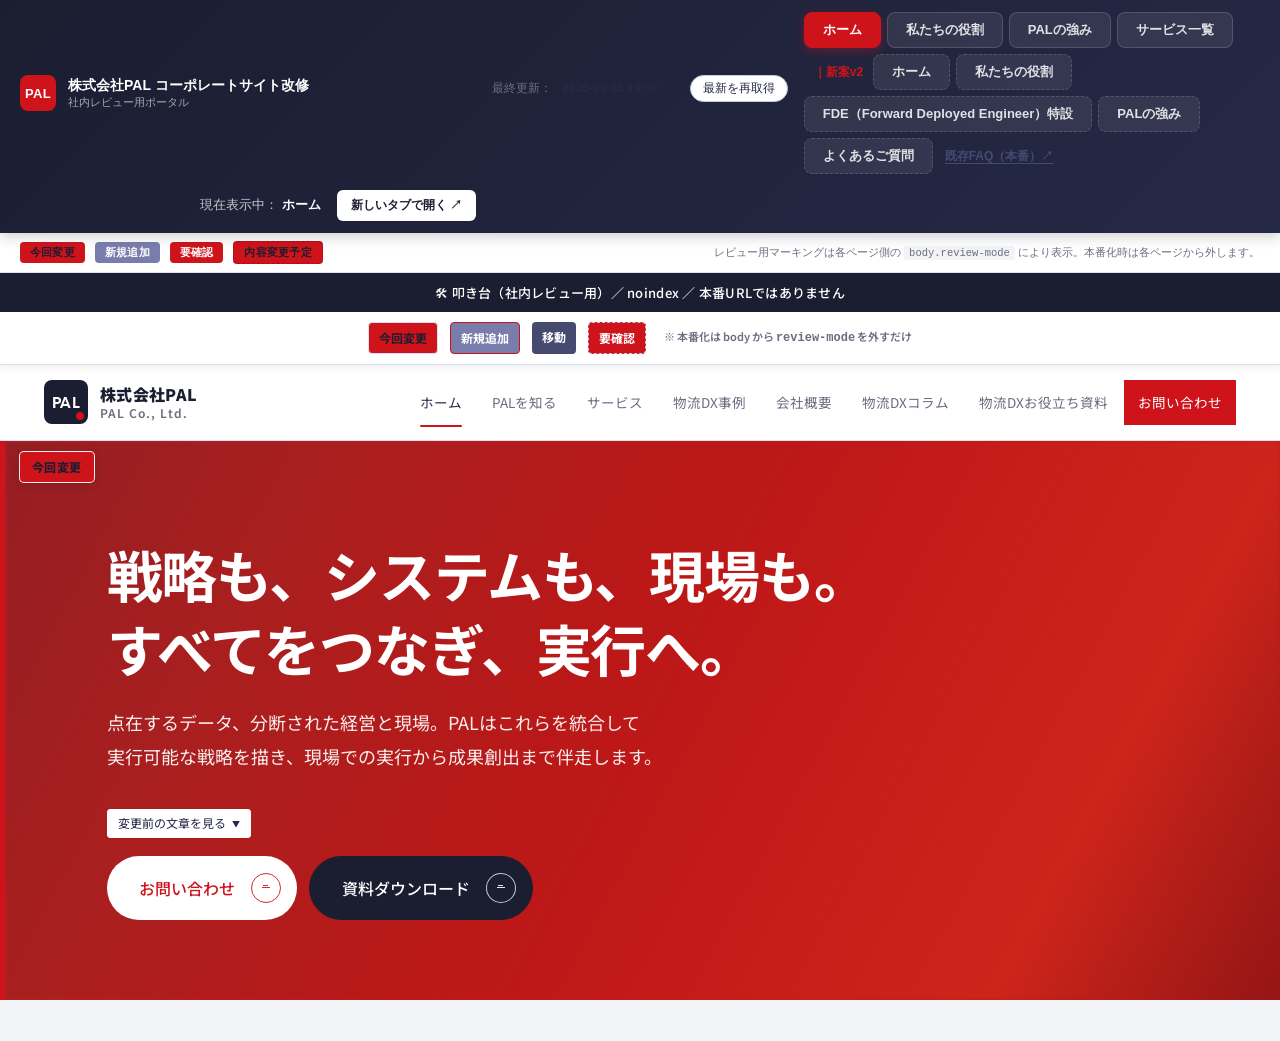
<file: index.html>
<!DOCTYPE html>
<html lang="ja">
<head>
<meta charset="UTF-8">
<!-- レビュー環境では常に最新を表示する（本番化時は削除可） -->
<meta http-equiv="Cache-Control" content="no-cache, no-store, must-revalidate">
<meta http-equiv="Pragma" content="no-cache">
<meta http-equiv="Expires" content="0">
<meta name="viewport" content="width=device-width, initial-scale=1.0">
<meta name="robots" content="noindex, nofollow">
<meta name="googlebot" content="noindex, nofollow">
<title>株式会社PAL コーポレートサイト改修｜社内確認用</title>
<link rel="stylesheet" href="assets/css/portal.css?v=20260914a">
<style>
  .build-stamp{margin:0 0 10px;font-size:12px;color:#6B6D81;display:flex;align-items:center;gap:10px;flex-wrap:wrap}
  .build-stamp b{font-weight:700;color:#262946}
  .build-stamp__btn{
    padding:4px 12px;border:1px solid #C3CBE0;border-radius:9999px;background:#fff;
    font-size:12px;color:#262946;cursor:pointer;font-family:inherit;
  }
  .build-stamp__btn:hover{background:#F2F3F6}
  .portal-tabs__sep{align-self:center;margin:0 4px 0 10px;font-size:12px;font-weight:700;color:#CF131B;white-space:nowrap}
  .portal-tab--v2{border-style:dashed}
  .portal-tabs__ext{align-self:center;margin-left:6px;font-size:12px;font-weight:700;color:#464A6F;white-space:nowrap;text-decoration:underline;text-underline-offset:3px}
</style>
</head>
<body>

<header class="portal-header" role="banner">
  <div class="portal-header__brand">
    <span class="portal-header__mark">PAL</span>
    <div class="portal-header__names">
      <span class="portal-header__title">株式会社PAL コーポレートサイト改修</span>
      <span class="portal-header__sub">社内レビュー用ポータル</span>
    </div>
  </div>
  <!-- ===== BUILD STAMP v1：レビュアーが新旧を判別できるよう最終更新時刻を表示。
       表示されている時刻が最新でなければ、ブラウザのキャッシュが残っている ===== -->
  <p class="build-stamp">最終更新：<b id="buildStamp">-</b>　<button type="button" id="forceReload" class="build-stamp__btn">最新を再取得</button></p>
  <nav class="portal-tabs" role="tablist" aria-label="ページ切替タブ">
    <button class="portal-tab" role="tab" data-page="home"   aria-selected="true"  aria-controls="previewFrame">ホーム</button>
    <button class="portal-tab" role="tab" data-page="role"   aria-selected="false" aria-controls="previewFrame">私たちの役割</button>
    <button class="portal-tab" role="tab" data-page="reason" aria-selected="false" aria-controls="previewFrame">PALの強み</button>
    <!-- ===== FDE-TAB v2：FDE 専用ページ廃止に伴いタブを撤去。FDE の説明は「私たちの役割」タブ内 ===== -->
    <button class="portal-tab" role="tab" data-page="service" aria-selected="false" aria-controls="previewFrame">サービス一覧</button>
    <!-- ===== FDE-V2 TABS：新案 v2 を既存案と並べて比較できるようにする ===== -->
    <span class="portal-tabs__sep" aria-hidden="true">｜新案v2</span>
    <button class="portal-tab portal-tab--v2" role="tab" data-page="home-v2"   aria-selected="false" aria-controls="previewFrame">ホーム</button>
    <button class="portal-tab portal-tab--v2" role="tab" data-page="role-v2"   aria-selected="false" aria-controls="previewFrame">私たちの役割</button>
    <button class="portal-tab portal-tab--v2" role="tab" data-page="fde-v2" aria-selected="false" aria-controls="previewFrame">FDE（Forward Deployed Engineer）特設</button>
    <button class="portal-tab portal-tab--v2" role="tab" data-page="reason-v2" aria-selected="false" aria-controls="previewFrame">PALの強み</button>
    <button class="portal-tab portal-tab--v2" role="tab" data-page="faq-v2" aria-selected="false" aria-controls="previewFrame">よくあるご質問</button>
    <!-- ===== FAQ-COMPARE v1：既存FAQは本番ページのため iframe 表示せず、比較用に新しいタブで開くリンクのみ置く（本番は閲覧のみ・変更しない） ===== -->
    <a class="portal-tabs__ext" href="https://www.pal-style.co.jp/about/faq/" target="_blank" rel="noopener noreferrer">既存FAQ（本番）↗</a>
  </nav>
  <div class="portal-header__meta">
    <span class="portal-current">現在表示中：<strong id="currentPageName">ホーム</strong></span>
    <a id="openPage" class="portal-open" href="pages/home.html" target="_blank" rel="noopener noreferrer">新しいタブで開く ↗</a>
  </div>
</header>

<div class="portal-legend" role="note" aria-label="レビュー用マーキングの凡例">
  <span class="portal-legend__item portal-legend__item--changed">今回変更</span>
  <span class="portal-legend__item portal-legend__item--added">新規追加</span>
  <span class="portal-legend__item portal-legend__item--check">要確認</span>
  <span class="portal-legend__item portal-legend__item--pending">内容変更予定</span>
  <span class="portal-legend__note">レビュー用マーキングは各ページ側の <code>body.review-mode</code> により表示。本番化時は各ページから外します。</span>
</div>

<main class="portal-main">
  <iframe
    id="previewFrame"
    class="preview-frame"
    src="pages/home.html"
    title="株式会社PAL コーポレートサイト改修プレビュー"
    role="tabpanel"
  ></iframe>
</main>

<script src="assets/js/portal.js?v=20260915z" defer></script>
</body>
</html>
</file>
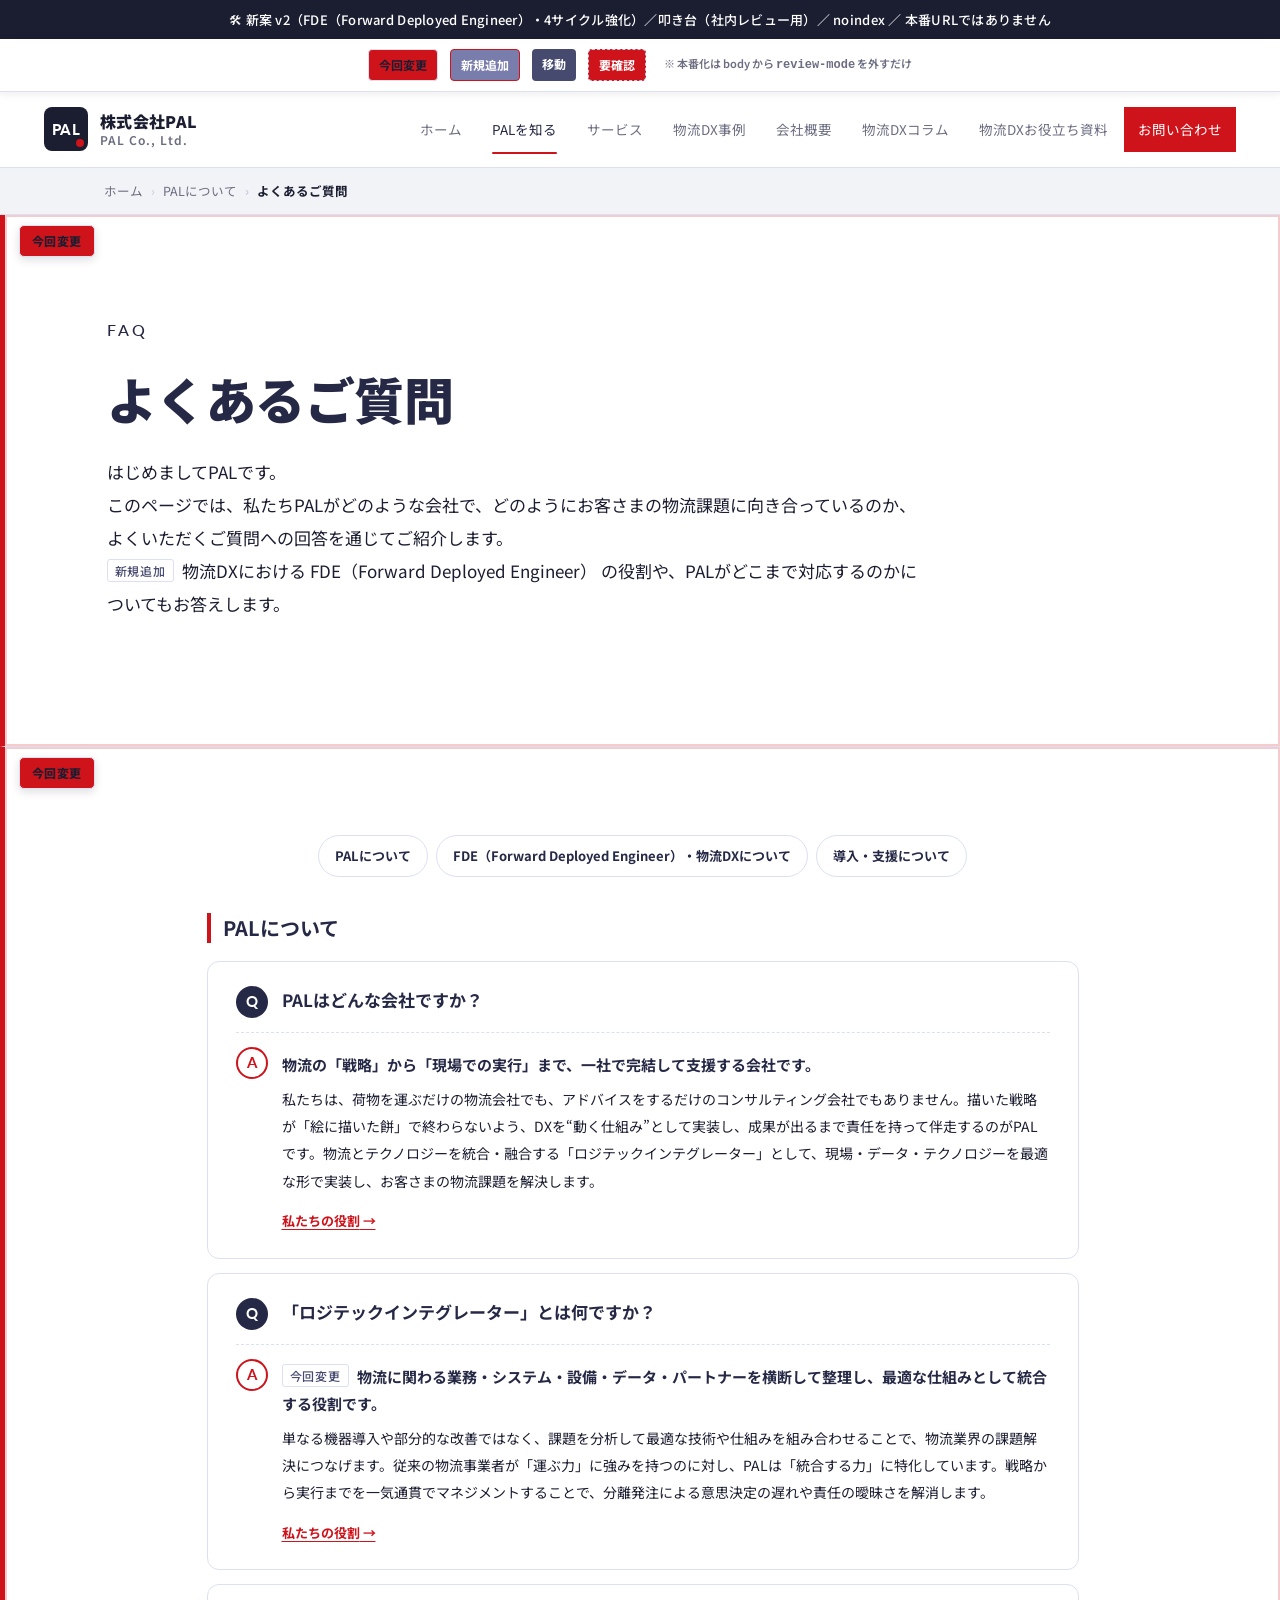
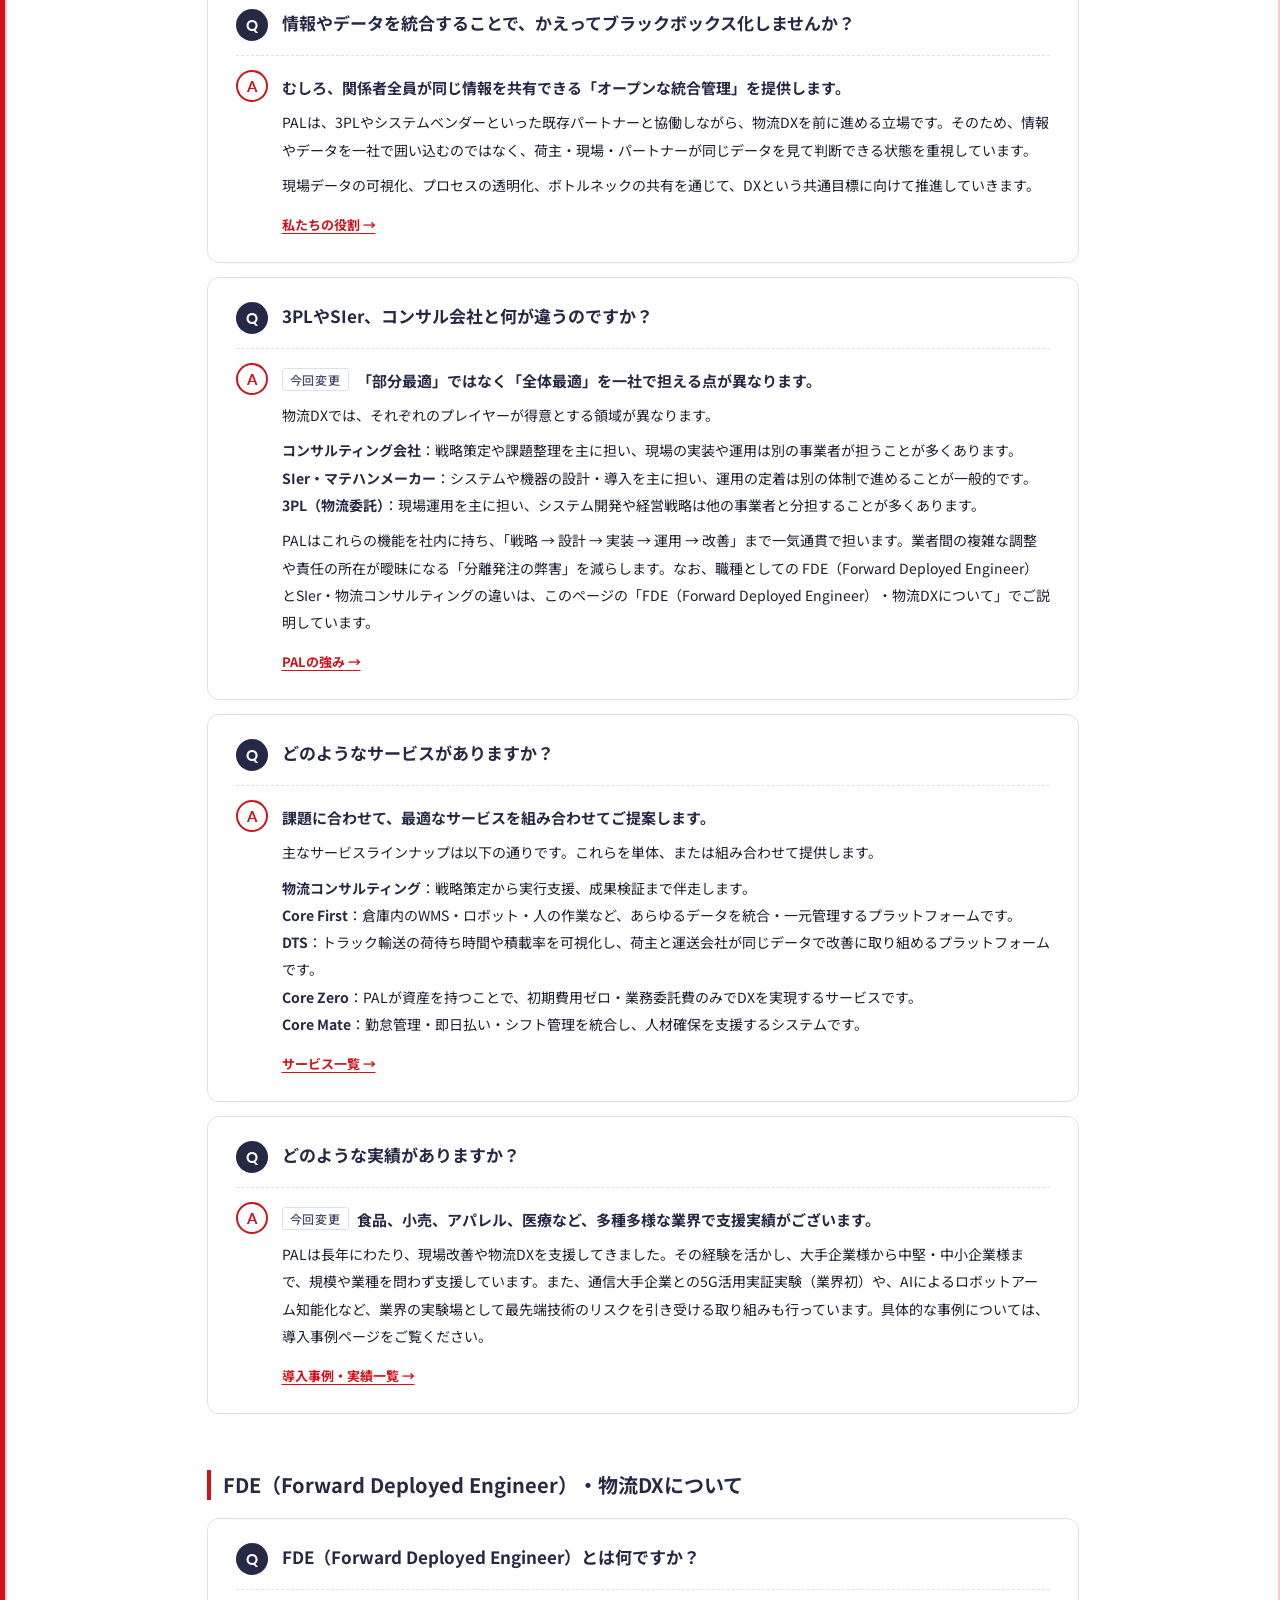
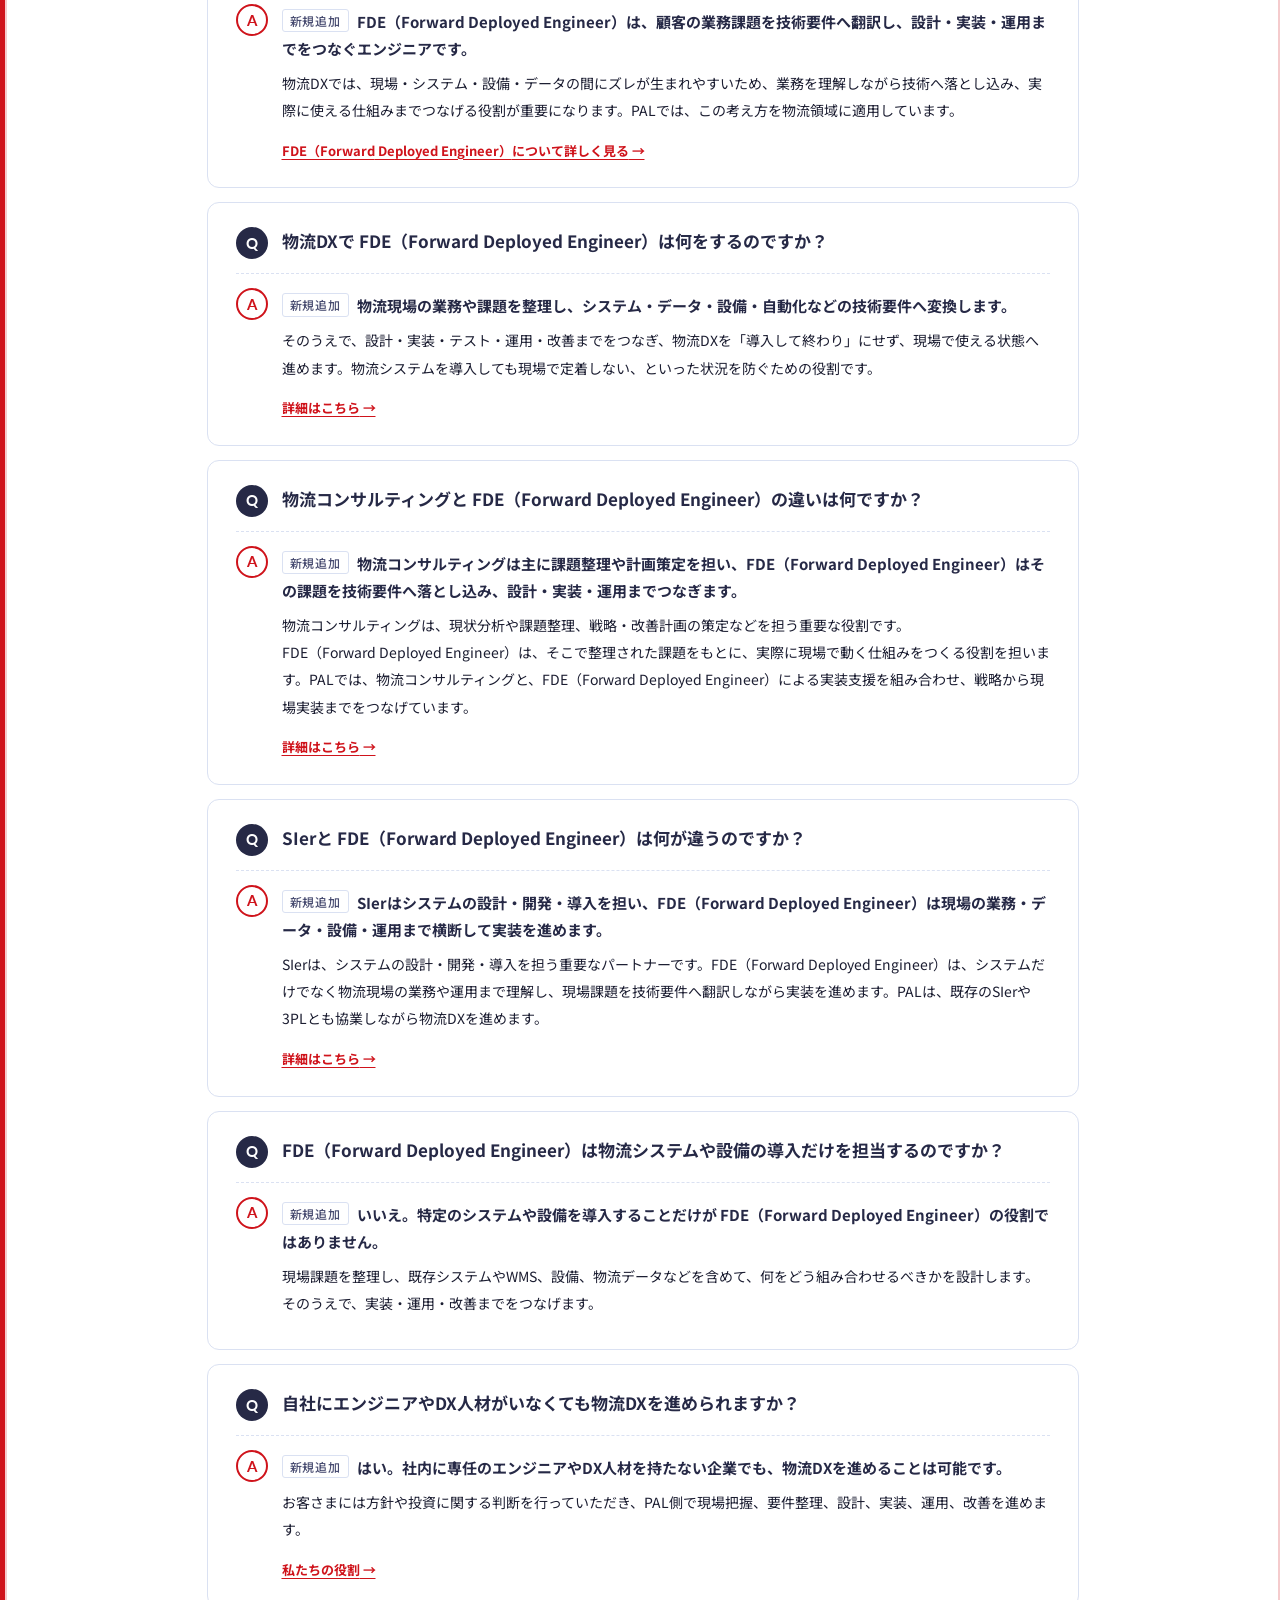
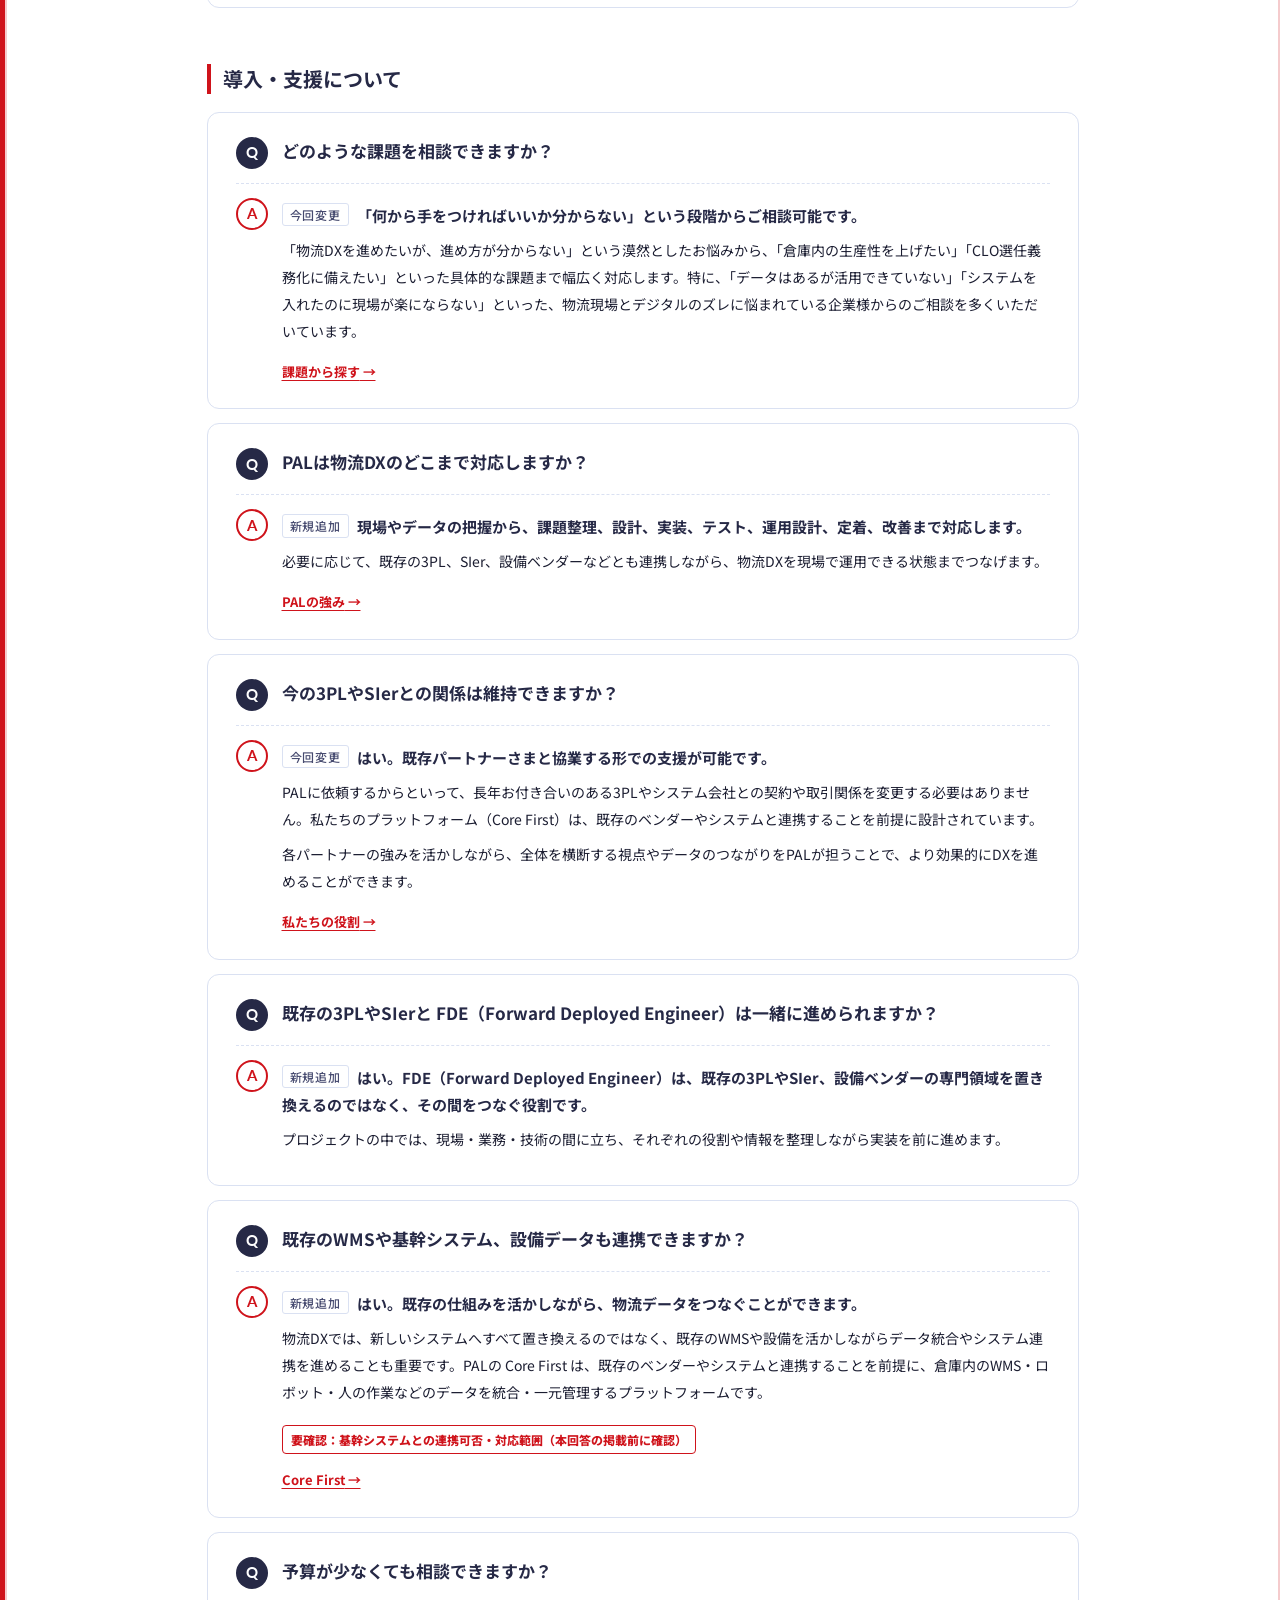
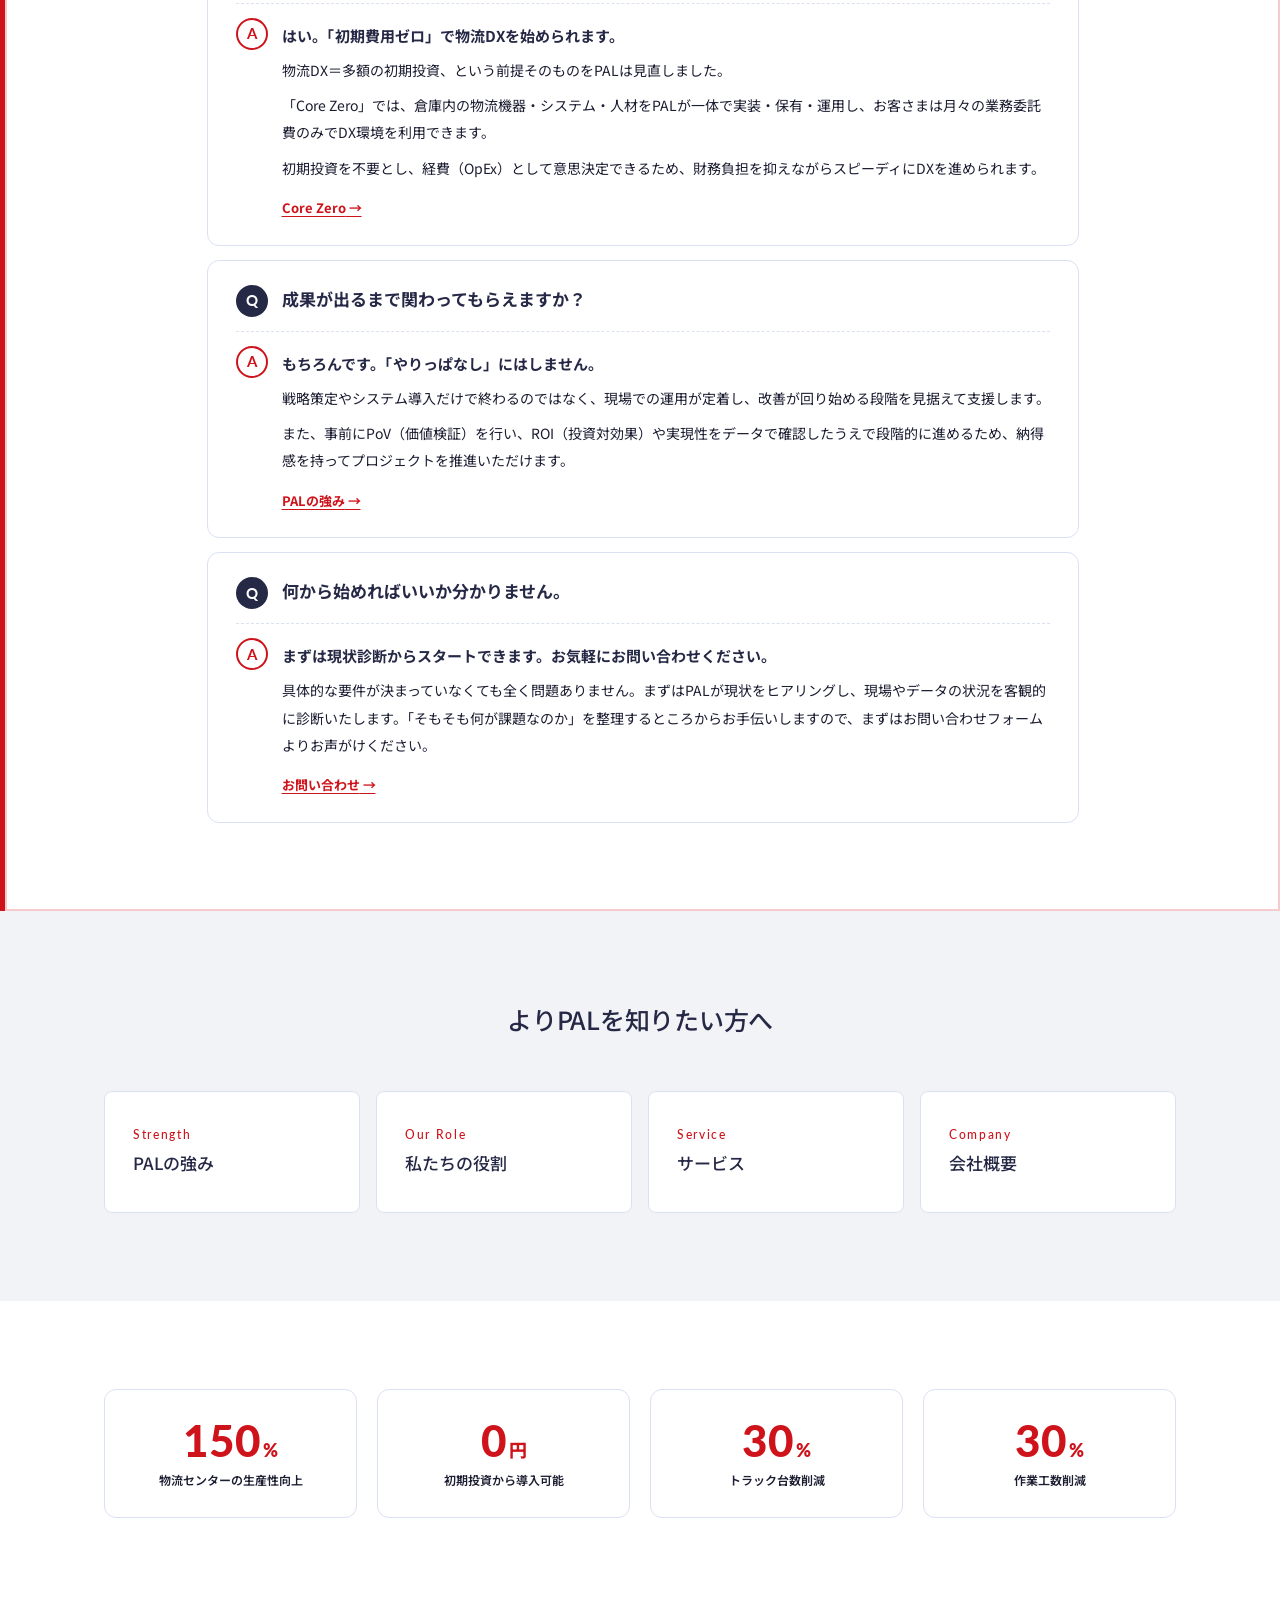
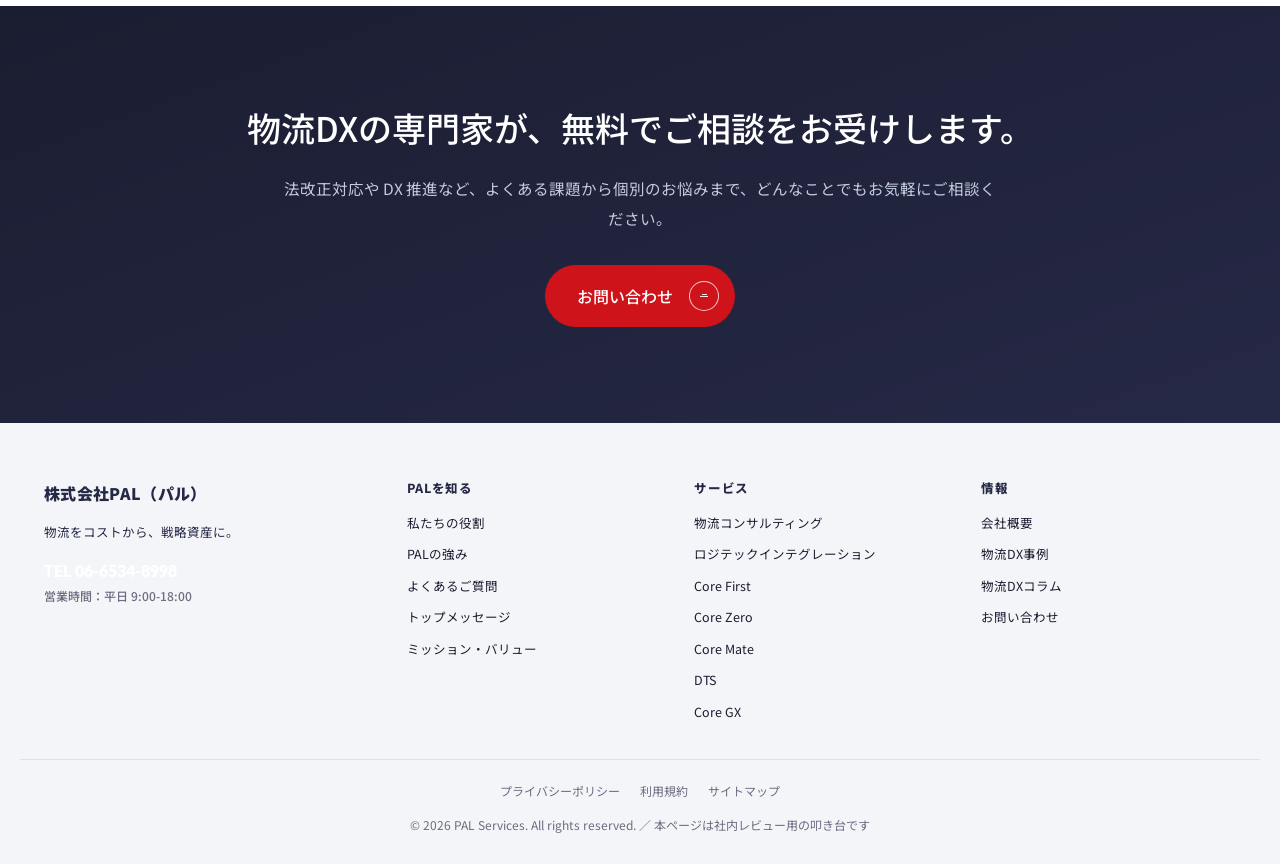
<file: pages/faq-fde-v2.html>
<!DOCTYPE html>
<html lang="ja">
<head>
<meta charset="UTF-8">
<!-- レビュー環境では常に最新を表示する（本番化時は削除可） -->
<meta http-equiv="Cache-Control" content="no-cache, no-store, must-revalidate">
<meta http-equiv="Pragma" content="no-cache">
<meta http-equiv="Expires" content="0">
<meta name="viewport" content="width=device-width, initial-scale=1.0">
<meta name="robots" content="noindex, nofollow">
<title>【叩き台・新案v2】よくあるご質問｜株式会社PAL</title>
<meta name="description" content="株式会社PALへのよくあるご質問。PALはどんな会社か、FDE（Forward Deployed Engineer）とは何か、物流DXでPALがどこまで対応するのか、SIerや物流コンサルティングとの違い、既存の3PL・SIer・WMSとの連携などにお答えします。">
<link rel="preconnect" href="https://fonts.googleapis.com"><link rel="preconnect" href="https://fonts.gstatic.com" crossorigin>
<link href="https://fonts.googleapis.com/css2?family=Noto+Sans+JP:wght@400;500;600;700;800&family=Lato:wght@400;500;700&display=swap" rel="stylesheet">
<link rel="stylesheet" href="../assets/css/common.css?v=20260915z">
<!-- ===== FAQ-V2 v1：現行 https://www.pal-style.co.jp/about/faq/ をベースに FDE 関連 FAQ を追加した叩き台。
     FAQPage JSON-LD は画面に表示している Q&A のみから生成（build 時に同一データから出力）===== -->
<script type="application/ld+json">
{
  "@context": "https://schema.org",
  "@graph": [
    {
      "@type": "Organization",
      "@id": "https://www.pal-style.co.jp/#organization",
      "name": "株式会社PAL",
      "alternateName": "株式会社PAL（パル）",
      "url": "https://www.pal-style.co.jp/",
      "telephone": "06-6534-8998"
    },
    {
      "@type": "FAQPage",
      "@id": "https://kidera-cyber.github.io/pal-renewal-preview/pages/faq-fde-v2.html",
      "name": "よくあるご質問｜株式会社PAL",
      "inLanguage": "ja",
      "about": {
        "@id": "https://www.pal-style.co.jp/#organization"
      },
      "mainEntity": [
        {
          "@type": "Question",
          "name": "PALはどんな会社ですか？",
          "acceptedAnswer": {
            "@type": "Answer",
            "text": "物流の「戦略」から「現場での実行」まで、一社で完結して支援する会社です。 私たちは、荷物を運ぶだけの物流会社でも、アドバイスをするだけのコンサルティング会社でもありません。描いた戦略が「絵に描いた餅」で終わらないよう、DXを“動く仕組み”として実装し、成果が出るまで責任を持って伴走するのがPALです。物流とテクノロジーを統合・融合する「ロジテックインテグレーター」として、現場・データ・テクノロジーを最適な形で実装し、お客さまの物流課題を解決します。"
          }
        },
        {
          "@type": "Question",
          "name": "「ロジテックインテグレーター」とは何ですか？",
          "acceptedAnswer": {
            "@type": "Answer",
            "text": "物流に関わる業務・システム・設備・データ・パートナーを横断して整理し、最適な仕組みとして統合する役割です。 単なる機器導入や部分的な改善ではなく、課題を分析して最適な技術や仕組みを組み合わせることで、物流業界の課題解決につなげます。従来の物流事業者が「運ぶ力」に強みを持つのに対し、PALは「統合する力」に特化しています。戦略から実行までを一気通貫でマネジメントすることで、分離発注による意思決定の遅れや責任の曖昧さを解消します。"
          }
        },
        {
          "@type": "Question",
          "name": "情報やデータを統合することで、かえってブラックボックス化しませんか？",
          "acceptedAnswer": {
            "@type": "Answer",
            "text": "むしろ、関係者全員が同じ情報を共有できる「オープンな統合管理」を提供します。 PALは、3PLやシステムベンダーといった既存パートナーと協働しながら、物流DXを前に進める立場です。そのため、情報やデータを一社で囲い込むのではなく、荷主・現場・パートナーが同じデータを見て判断できる状態を重視しています。 現場データの可視化、プロセスの透明化、ボトルネックの共有を通じて、DXという共通目標に向けて推進していきます。"
          }
        },
        {
          "@type": "Question",
          "name": "3PLやSIer、コンサル会社と何が違うのですか？",
          "acceptedAnswer": {
            "@type": "Answer",
            "text": "「部分最適」ではなく「全体最適」を一社で担える点が異なります。 物流DXでは、それぞれのプレイヤーが得意とする領域が異なります。 コンサルティング会社：戦略策定や課題整理を主に担い、現場の実装や運用は別の事業者が担うことが多くあります。 SIer・マテハンメーカー：システムや機器の設計・導入を主に担い、運用の定着は別の体制で進めることが一般的です。 3PL（物流委託）：現場運用を主に担い、システム開発や経営戦略は他の事業者と分担することが多くあります。 PALはこれらの機能を社内に持ち、「戦略 → 設計 → 実装 → 運用 → 改善」まで一気通貫で担います。業者間の複雑な調整や責任の所在が曖昧になる「分離発注の弊害」を減らします。なお、職種としての FDE（Forward Deployed Engineer）とSIer・物流コンサルティングの違いは、このページの「FDE（Forward Deployed Engineer）・物流DXについて」でご説明しています。"
          }
        },
        {
          "@type": "Question",
          "name": "どのようなサービスがありますか？",
          "acceptedAnswer": {
            "@type": "Answer",
            "text": "課題に合わせて、最適なサービスを組み合わせてご提案します。 主なサービスラインナップは以下の通りです。これらを単体、または組み合わせて提供します。 物流コンサルティング：戦略策定から実行支援、成果検証まで伴走します。 Core First：倉庫内のWMS・ロボット・人の作業など、あらゆるデータを統合・一元管理するプラットフォームです。 DTS：トラック輸送の荷待ち時間や積載率を可視化し、荷主と運送会社が同じデータで改善に取り組めるプラットフォームです。 Core Zero：PALが資産を持つことで、初期費用ゼロ・業務委託費のみでDXを実現するサービスです。 Core Mate：勤怠管理・即日払い・シフト管理を統合し、人材確保を支援するシステムです。"
          }
        },
        {
          "@type": "Question",
          "name": "どのような実績がありますか？",
          "acceptedAnswer": {
            "@type": "Answer",
            "text": "食品、小売、アパレル、医療など、多種多様な業界で支援実績がございます。 PALは長年にわたり、現場改善や物流DXを支援してきました。その経験を活かし、大手企業様から中堅・中小企業様まで、規模や業種を問わず支援しています。また、通信大手企業との5G活用実証実験（業界初）や、AIによるロボットアーム知能化など、業界の実験場として最先端技術のリスクを引き受ける取り組みも行っています。具体的な事例については、導入事例ページをご覧ください。"
          }
        },
        {
          "@type": "Question",
          "name": "FDE（Forward Deployed Engineer）とは何ですか？",
          "acceptedAnswer": {
            "@type": "Answer",
            "text": "FDE（Forward Deployed Engineer）は、顧客の業務課題を技術要件へ翻訳し、設計・実装・運用までをつなぐエンジニアです。 物流DXでは、現場・システム・設備・データの間にズレが生まれやすいため、業務を理解しながら技術へ落とし込み、実際に使える仕組みまでつなげる役割が重要になります。PALでは、この考え方を物流領域に適用しています。"
          }
        },
        {
          "@type": "Question",
          "name": "物流DXで FDE（Forward Deployed Engineer）は何をするのですか？",
          "acceptedAnswer": {
            "@type": "Answer",
            "text": "物流現場の業務や課題を整理し、システム・データ・設備・自動化などの技術要件へ変換します。 そのうえで、設計・実装・テスト・運用・改善までをつなぎ、物流DXを「導入して終わり」にせず、現場で使える状態へ進めます。物流システムを導入しても現場で定着しない、といった状況を防ぐための役割です。"
          }
        },
        {
          "@type": "Question",
          "name": "物流コンサルティングと FDE（Forward Deployed Engineer）の違いは何ですか？",
          "acceptedAnswer": {
            "@type": "Answer",
            "text": "物流コンサルティングは主に課題整理や計画策定を担い、FDE（Forward Deployed Engineer）はその課題を技術要件へ落とし込み、設計・実装・運用までつなぎます。 物流コンサルティングは、現状分析や課題整理、戦略・改善計画の策定などを担う重要な役割です。FDE（Forward Deployed Engineer）は、そこで整理された課題をもとに、実際に現場で動く仕組みをつくる役割を担います。PALでは、物流コンサルティングと、FDE（Forward Deployed Engineer）による実装支援を組み合わせ、戦略から現場実装までをつなげています。"
          }
        },
        {
          "@type": "Question",
          "name": "SIerと FDE（Forward Deployed Engineer）は何が違うのですか？",
          "acceptedAnswer": {
            "@type": "Answer",
            "text": "SIerはシステムの設計・開発・導入を担い、FDE（Forward Deployed Engineer）は現場の業務・データ・設備・運用まで横断して実装を進めます。 SIerは、システムの設計・開発・導入を担う重要なパートナーです。FDE（Forward Deployed Engineer）は、システムだけでなく物流現場の業務や運用まで理解し、現場課題を技術要件へ翻訳しながら実装を進めます。PALは、既存のSIerや3PLとも協業しながら物流DXを進めます。"
          }
        },
        {
          "@type": "Question",
          "name": "FDE（Forward Deployed Engineer）は物流システムや設備の導入だけを担当するのですか？",
          "acceptedAnswer": {
            "@type": "Answer",
            "text": "いいえ。特定のシステムや設備を導入することだけが FDE（Forward Deployed Engineer）の役割ではありません。 現場課題を整理し、既存システムやWMS、設備、物流データなどを含めて、何をどう組み合わせるべきかを設計します。そのうえで、実装・運用・改善までをつなげます。"
          }
        },
        {
          "@type": "Question",
          "name": "自社にエンジニアやDX人材がいなくても物流DXを進められますか？",
          "acceptedAnswer": {
            "@type": "Answer",
            "text": "はい。社内に専任のエンジニアやDX人材を持たない企業でも、物流DXを進めることは可能です。 お客さまには方針や投資に関する判断を行っていただき、PAL側で現場把握、要件整理、設計、実装、運用、改善を進めます。"
          }
        },
        {
          "@type": "Question",
          "name": "どのような課題を相談できますか？",
          "acceptedAnswer": {
            "@type": "Answer",
            "text": "「何から手をつければいいか分からない」という段階からご相談可能です。 「物流DXを進めたいが、進め方が分からない」という漠然としたお悩みから、「倉庫内の生産性を上げたい」「CLO選任義務化に備えたい」といった具体的な課題まで幅広く対応します。特に、「データはあるが活用できていない」「システムを入れたのに現場が楽にならない」といった、物流現場とデジタルのズレに悩まれている企業様からのご相談を多くいただいています。"
          }
        },
        {
          "@type": "Question",
          "name": "PALは物流DXのどこまで対応しますか？",
          "acceptedAnswer": {
            "@type": "Answer",
            "text": "現場やデータの把握から、課題整理、設計、実装、テスト、運用設計、定着、改善まで対応します。 必要に応じて、既存の3PL、SIer、設備ベンダーなどとも連携しながら、物流DXを現場で運用できる状態までつなげます。"
          }
        },
        {
          "@type": "Question",
          "name": "今の3PLやSIerとの関係は維持できますか？",
          "acceptedAnswer": {
            "@type": "Answer",
            "text": "はい。既存パートナーさまと協業する形での支援が可能です。 PALに依頼するからといって、長年お付き合いのある3PLやシステム会社との契約や取引関係を変更する必要はありません。私たちのプラットフォーム（Core First）は、既存のベンダーやシステムと連携することを前提に設計されています。 各パートナーの強みを活かしながら、全体を横断する視点やデータのつながりをPALが担うことで、より効果的にDXを進めることができます。"
          }
        },
        {
          "@type": "Question",
          "name": "既存の3PLやSIerと FDE（Forward Deployed Engineer）は一緒に進められますか？",
          "acceptedAnswer": {
            "@type": "Answer",
            "text": "はい。FDE（Forward Deployed Engineer）は、既存の3PLやSIer、設備ベンダーの専門領域を置き換えるのではなく、その間をつなぐ役割です。 プロジェクトの中では、現場・業務・技術の間に立ち、それぞれの役割や情報を整理しながら実装を前に進めます。"
          }
        },
        {
          "@type": "Question",
          "name": "既存のWMSや基幹システム、設備データも連携できますか？",
          "acceptedAnswer": {
            "@type": "Answer",
            "text": "はい。既存の仕組みを活かしながら、物流データをつなぐことができます。 物流DXでは、新しいシステムへすべて置き換えるのではなく、既存のWMSや設備を活かしながらデータ統合やシステム連携を進めることも重要です。PALの Core First は、既存のベンダーやシステムと連携することを前提に、倉庫内のWMS・ロボット・人の作業などのデータを統合・一元管理するプラットフォームです。"
          }
        },
        {
          "@type": "Question",
          "name": "予算が少なくても相談できますか？",
          "acceptedAnswer": {
            "@type": "Answer",
            "text": "はい。「初期費用ゼロ」で物流DXを始められます。 物流DX＝多額の初期投資、という前提そのものをPALは見直しました。 「Core Zero」では、倉庫内の物流機器・システム・人材をPALが一体で実装・保有・運用し、お客さまは月々の業務委託費のみでDX環境を利用できます。 初期投資を不要とし、経費（OpEx）として意思決定できるため、財務負担を抑えながらスピーディにDXを進められます。"
          }
        },
        {
          "@type": "Question",
          "name": "成果が出るまで関わってもらえますか？",
          "acceptedAnswer": {
            "@type": "Answer",
            "text": "もちろんです。「やりっぱなし」にはしません。 戦略策定やシステム導入だけで終わるのではなく、現場での運用が定着し、改善が回り始める段階を見据えて支援します。 また、事前にPoV（価値検証）を行い、ROI（投資対効果）や実現性をデータで確認したうえで段階的に進めるため、納得感を持ってプロジェクトを推進いただけます。"
          }
        },
        {
          "@type": "Question",
          "name": "何から始めればいいか分かりません。",
          "acceptedAnswer": {
            "@type": "Answer",
            "text": "まずは現状診断からスタートできます。お気軽にお問い合わせください。 具体的な要件が決まっていなくても全く問題ありません。まずはPALが現状をヒアリングし、現場やデータの状況を客観的に診断いたします。「そもそも何が課題なのか」を整理するところからお手伝いしますので、まずはお問い合わせフォームよりお声がけください。"
          }
        }
      ]
    },
    {
      "@type": "BreadcrumbList",
      "itemListElement": [
        {
          "@type": "ListItem",
          "position": 1,
          "name": "ホーム",
          "item": "https://kidera-cyber.github.io/pal-renewal-preview/pages/home-fde-v2.html"
        },
        {
          "@type": "ListItem",
          "position": 2,
          "name": "PALについて"
        },
        {
          "@type": "ListItem",
          "position": 3,
          "name": "よくあるご質問",
          "item": "https://kidera-cyber.github.io/pal-renewal-preview/pages/faq-fde-v2.html"
        }
      ]
    }
  ]
}
</script>
</head>
<body class="review-mode">

<div id="previewBanner">🛠 新案 v2（<span class="fde-name"><span class="fde-name__k">FDE（Forward</span> Deployed Engineer）</span>・4サイクル強化）／叩き台（社内レビュー用）／ noindex ／ 本番URLではありません</div>

<div class="review-legend" role="note" aria-label="レビュー用マーキングの凡例">
  <span class="review-legend__item review-legend__item--changed">今回変更</span>
  <span class="review-legend__item review-legend__item--added">新規追加</span>
  <span class="review-legend__item review-legend__item--moved">移動</span>
  <span class="review-legend__item review-legend__item--check">要確認</span>
  <span class="review-legend__note">※ 本番化は body から <code>review-mode</code> を外すだけ</span>
</div>

<header class="gheader">
  <div class="gheader__inner">
    <a class="gbrand" href="./home-fde-v2.html"><span class="gbrand__mark">PAL</span><span class="gbrand__name">株式会社PAL<small>PAL Co., Ltd.</small></span></a>
    <nav class="gnav" aria-label="グローバルナビゲーション">
      <a href="./home-fde-v2.html">ホーム</a><div class="gnav__group is-current"><a href="./role-fde-v2.html" class="is-current" aria-haspopup="true">PALを知る</a><div class="gnav__sub" aria-label="PALを知る"><a href="./role-fde-v2.html">私たちの役割</a><a href="./fde-v2.html">FDEとは？</a><a href="./reason-fde-v2.html">PALの強み</a><a href="./faq-fde-v2.html" class="is-current">よくあるご質問</a></div></div><!-- NAV-STRENGTH v1：PC ナビに「PALの強み」への導線がなかったため、PALを知る配下にサブメニューを追加 --><a href="./service.html">サービス</a>
      <a href="#">物流DX事例</a><a href="#">会社概要</a><a href="#">物流DXコラム</a><a href="#">物流DXお役立ち資料</a>
      <a href="#" class="gnav-cta">お問い合わせ</a>
    </nav>
    <button class="menu-toggle" id="menuToggle" aria-label="メニューを開く"><span></span><span></span><span></span></button>
  </div>
</header>
<nav class="mobile-nav" id="mobileNav">
  <a href="./home-fde-v2.html">ホーム</a><a href="./role-fde-v2.html">私たちの役割</a><a href="./fde-v2.html">FDEとは？</a><a href="./reason-fde-v2.html">PALの強み</a>  <a href="./service.html">サービス</a>
  <a href="#" class="gnav-cta">お問い合わせ</a>
</nav>

<nav class="breadcrumb"><div class="container"><ol>
  <li><a href="./home-fde-v2.html">ホーム</a></li><li><a href="#">PALについて</a></li><li class="current">よくあるご質問</li>
</ol></div></nav>

<section class="phero review-changed">
  <span class="review-label">今回変更</span>
  <div class="container phero__inner">
    <span class="phero__eyebrow">FAQ</span>
    <h1 class="phero__title">よくあるご質問</h1>
    <p class="phero__sub">はじめましてPALです。<br>このページでは、私たちPALがどのような会社で、どのようにお客さまの物流課題に向き合っているのか、よくいただくご質問への回答を通じてご紹介します。<br><span class="rnew">新規追加</span>物流DXにおける <span class="fde-name"><span class="fde-name__k">FDE（Forward</span> Deployed Engineer）</span> の役割や、PALがどこまで対応するのかについてもお答えします。</p>
  </div>
</section>

<section class="section review-changed">
  <span class="review-label">今回変更</span>
  <div class="container container--narrow">
    <nav class="faq-toc" aria-label="質問のカテゴリ"><a href="#faq-about">PALについて</a><a href="#faq-fde"><span class="fde-name"><span class="fde-name__k">FDE（Forward</span> Deployed Engineer）</span>・物流DXについて</a><a href="#faq-support">導入・支援について</a></nav>
    <div class="faq-cat" id="faq-about">
      <h2 class="faq-cat__title">PALについて</h2>
      <div class="faq-list">
        <div class="faq-item">
          <h3 class="faq-q"><span class="faq-q__mark" aria-hidden="true">Q</span><span class="faq-q__txt">PALはどんな会社ですか？</span></h3>
          <div class="faq-a"><span class="faq-a__mark" aria-hidden="true">A</span><div class="faq-a__body"><p class="faq-a__lead">物流の「戦略」から「現場での実行」まで、一社で完結して支援する会社です。</p><p class="faq-a__txt">私たちは、荷物を運ぶだけの物流会社でも、アドバイスをするだけのコンサルティング会社でもありません。描いた戦略が「絵に描いた餅」で終わらないよう、DXを“動く仕組み”として実装し、成果が出るまで責任を持って伴走するのがPALです。物流とテクノロジーを統合・融合する「ロジテックインテグレーター」として、現場・データ・テクノロジーを最適な形で実装し、お客さまの物流課題を解決します。</p><p class="faq-a__more"><a href="./role-fde-v2.html">私たちの役割</a></p></div></div>
        </div>
        <div class="faq-item">
          <h3 class="faq-q"><span class="faq-q__mark" aria-hidden="true">Q</span><span class="faq-q__txt">「ロジテックインテグレーター」とは何ですか？</span></h3>
          <div class="faq-a"><span class="faq-a__mark" aria-hidden="true">A</span><div class="faq-a__body"><p class="faq-a__lead"><span class="rnew">今回変更</span>物流に関わる業務・システム・設備・データ・パートナーを横断して整理し、最適な仕組みとして統合する役割です。</p><p class="faq-a__txt">単なる機器導入や部分的な改善ではなく、課題を分析して最適な技術や仕組みを組み合わせることで、物流業界の課題解決につなげます。従来の物流事業者が「運ぶ力」に強みを持つのに対し、PALは「統合する力」に特化しています。戦略から実行までを一気通貫でマネジメントすることで、分離発注による意思決定の遅れや責任の曖昧さを解消します。</p><p class="faq-a__more"><a href="./role-fde-v2.html">私たちの役割</a></p></div></div>
        </div>
        <div class="faq-item">
          <h3 class="faq-q"><span class="faq-q__mark" aria-hidden="true">Q</span><span class="faq-q__txt">情報やデータを統合することで、かえってブラックボックス化しませんか？</span></h3>
          <div class="faq-a"><span class="faq-a__mark" aria-hidden="true">A</span><div class="faq-a__body"><p class="faq-a__lead">むしろ、関係者全員が同じ情報を共有できる「オープンな統合管理」を提供します。</p><p class="faq-a__txt">PALは、3PLやシステムベンダーといった既存パートナーと協働しながら、物流DXを前に進める立場です。そのため、情報やデータを一社で囲い込むのではなく、荷主・現場・パートナーが同じデータを見て判断できる状態を重視しています。</p><p class="faq-a__txt">現場データの可視化、プロセスの透明化、ボトルネックの共有を通じて、DXという共通目標に向けて推進していきます。</p><p class="faq-a__more"><a href="./role-fde-v2.html">私たちの役割</a></p></div></div>
        </div>
        <div class="faq-item">
          <h3 class="faq-q"><span class="faq-q__mark" aria-hidden="true">Q</span><span class="faq-q__txt">3PLやSIer、コンサル会社と何が違うのですか？</span></h3>
          <div class="faq-a"><span class="faq-a__mark" aria-hidden="true">A</span><div class="faq-a__body"><p class="faq-a__lead"><span class="rnew">今回変更</span>「部分最適」ではなく「全体最適」を一社で担える点が異なります。</p><p class="faq-a__txt">物流DXでは、それぞれのプレイヤーが得意とする領域が異なります。</p><p class="faq-a__txt"><span class="faq-a__term">コンサルティング会社</span>：戦略策定や課題整理を主に担い、現場の実装や運用は別の事業者が担うことが多くあります。<br><span class="faq-a__term">SIer・マテハンメーカー</span>：システムや機器の設計・導入を主に担い、運用の定着は別の体制で進めることが一般的です。<br><span class="faq-a__term">3PL（物流委託）</span>：現場運用を主に担い、システム開発や経営戦略は他の事業者と分担することが多くあります。</p><p class="faq-a__txt">PALはこれらの機能を社内に持ち、「戦略 → 設計 → 実装 → 運用 → 改善」まで一気通貫で担います。業者間の複雑な調整や責任の所在が曖昧になる「分離発注の弊害」を減らします。なお、職種としての <span class="fde-name"><span class="fde-name__k">FDE（Forward</span> Deployed Engineer）</span>とSIer・物流コンサルティングの違いは、このページの「<span class="fde-name"><span class="fde-name__k">FDE（Forward</span> Deployed Engineer）</span>・物流DXについて」でご説明しています。</p><p class="faq-a__more"><a href="./reason-fde-v2.html">PALの強み</a></p></div></div>
        </div>
        <div class="faq-item">
          <h3 class="faq-q"><span class="faq-q__mark" aria-hidden="true">Q</span><span class="faq-q__txt">どのようなサービスがありますか？</span></h3>
          <div class="faq-a"><span class="faq-a__mark" aria-hidden="true">A</span><div class="faq-a__body"><p class="faq-a__lead">課題に合わせて、最適なサービスを組み合わせてご提案します。</p><p class="faq-a__txt">主なサービスラインナップは以下の通りです。これらを単体、または組み合わせて提供します。</p><p class="faq-a__txt"><span class="faq-a__term">物流コンサルティング</span>：戦略策定から実行支援、成果検証まで伴走します。<br><span class="faq-a__term">Core First</span>：倉庫内のWMS・ロボット・人の作業など、あらゆるデータを統合・一元管理するプラットフォームです。<br><span class="faq-a__term">DTS</span>：トラック輸送の荷待ち時間や積載率を可視化し、荷主と運送会社が同じデータで改善に取り組めるプラットフォームです。<br><span class="faq-a__term">Core Zero</span>：PALが資産を持つことで、初期費用ゼロ・業務委託費のみでDXを実現するサービスです。<br><span class="faq-a__term">Core Mate</span>：勤怠管理・即日払い・シフト管理を統合し、人材確保を支援するシステムです。</p><p class="faq-a__more"><a href="./service.html">サービス一覧</a></p></div></div>
        </div>
        <div class="faq-item">
          <h3 class="faq-q"><span class="faq-q__mark" aria-hidden="true">Q</span><span class="faq-q__txt">どのような実績がありますか？</span></h3>
          <div class="faq-a"><span class="faq-a__mark" aria-hidden="true">A</span><div class="faq-a__body"><p class="faq-a__lead"><span class="rnew">今回変更</span>食品、小売、アパレル、医療など、多種多様な業界で支援実績がございます。</p><p class="faq-a__txt">PALは長年にわたり、現場改善や物流DXを支援してきました。その経験を活かし、大手企業様から中堅・中小企業様まで、規模や業種を問わず支援しています。また、通信大手企業との5G活用実証実験（業界初）や、AIによるロボットアーム知能化など、業界の実験場として最先端技術のリスクを引き受ける取り組みも行っています。具体的な事例については、導入事例ページをご覧ください。</p><p class="faq-a__more"><a href="#">導入事例・実績一覧</a></p></div></div>
        </div>
      </div>
    </div>
    <div class="faq-cat" id="faq-fde">
      <h2 class="faq-cat__title"><span class="fde-name"><span class="fde-name__k">FDE（Forward</span> Deployed Engineer）</span>・物流DXについて</h2>
      <div class="faq-list">
        <div class="faq-item">
          <h3 class="faq-q"><span class="faq-q__mark" aria-hidden="true">Q</span><span class="faq-q__txt"><span class="fde-name"><span class="fde-name__k">FDE（Forward</span> Deployed Engineer）</span>とは何ですか？</span></h3>
          <div class="faq-a"><span class="faq-a__mark" aria-hidden="true">A</span><div class="faq-a__body"><p class="faq-a__lead"><span class="rnew">新規追加</span><span class="fde-name"><span class="fde-name__k">FDE（Forward</span> Deployed Engineer）</span>は、顧客の業務課題を技術要件へ翻訳し、設計・実装・運用までをつなぐエンジニアです。</p><p class="faq-a__txt">物流DXでは、現場・システム・設備・データの間にズレが生まれやすいため、業務を理解しながら技術へ落とし込み、実際に使える仕組みまでつなげる役割が重要になります。PALでは、この考え方を物流領域に適用しています。</p><p class="faq-a__more"><a href="./fde-v2.html"><span class="fde-name"><span class="fde-name__k">FDE（Forward</span> Deployed Engineer）</span>について詳しく見る</a></p></div></div>
        </div>
        <div class="faq-item">
          <h3 class="faq-q"><span class="faq-q__mark" aria-hidden="true">Q</span><span class="faq-q__txt">物流DXで <span class="fde-name"><span class="fde-name__k">FDE（Forward</span> Deployed Engineer）</span>は何をするのですか？</span></h3>
          <div class="faq-a"><span class="faq-a__mark" aria-hidden="true">A</span><div class="faq-a__body"><p class="faq-a__lead"><span class="rnew">新規追加</span>物流現場の業務や課題を整理し、システム・データ・設備・自動化などの技術要件へ変換します。</p><p class="faq-a__txt">そのうえで、設計・実装・テスト・運用・改善までをつなぎ、物流DXを「導入して終わり」にせず、現場で使える状態へ進めます。物流システムを導入しても現場で定着しない、といった状況を防ぐための役割です。</p><p class="faq-a__more"><a href="./fde-v2.html#role">詳細はこちら</a></p></div></div>
        </div>
        <div class="faq-item">
          <h3 class="faq-q"><span class="faq-q__mark" aria-hidden="true">Q</span><span class="faq-q__txt">物流コンサルティングと <span class="fde-name"><span class="fde-name__k">FDE（Forward</span> Deployed Engineer）</span>の違いは何ですか？</span></h3>
          <div class="faq-a"><span class="faq-a__mark" aria-hidden="true">A</span><div class="faq-a__body"><p class="faq-a__lead"><span class="rnew">新規追加</span>物流コンサルティングは主に課題整理や計画策定を担い、<span class="fde-name"><span class="fde-name__k">FDE（Forward</span> Deployed Engineer）</span>はその課題を技術要件へ落とし込み、設計・実装・運用までつなぎます。</p><p class="faq-a__txt">物流コンサルティングは、現状分析や課題整理、戦略・改善計画の策定などを担う重要な役割です。<span class="fde-name"><span class="fde-name__k">FDE（Forward</span> Deployed Engineer）</span>は、そこで整理された課題をもとに、実際に現場で動く仕組みをつくる役割を担います。PALでは、物流コンサルティングと、<span class="fde-name"><span class="fde-name__k">FDE（Forward</span> Deployed Engineer）</span>による実装支援を組み合わせ、戦略から現場実装までをつなげています。</p><p class="faq-a__more"><a href="./fde-v2.html#faq">詳細はこちら</a></p></div></div>
        </div>
        <div class="faq-item">
          <h3 class="faq-q"><span class="faq-q__mark" aria-hidden="true">Q</span><span class="faq-q__txt">SIerと <span class="fde-name"><span class="fde-name__k">FDE（Forward</span> Deployed Engineer）</span>は何が違うのですか？</span></h3>
          <div class="faq-a"><span class="faq-a__mark" aria-hidden="true">A</span><div class="faq-a__body"><p class="faq-a__lead"><span class="rnew">新規追加</span>SIerはシステムの設計・開発・導入を担い、<span class="fde-name"><span class="fde-name__k">FDE（Forward</span> Deployed Engineer）</span>は現場の業務・データ・設備・運用まで横断して実装を進めます。</p><p class="faq-a__txt">SIerは、システムの設計・開発・導入を担う重要なパートナーです。<span class="fde-name"><span class="fde-name__k">FDE（Forward</span> Deployed Engineer）</span>は、システムだけでなく物流現場の業務や運用まで理解し、現場課題を技術要件へ翻訳しながら実装を進めます。PALは、既存のSIerや3PLとも協業しながら物流DXを進めます。</p><p class="faq-a__more"><a href="./fde-v2.html#faq">詳細はこちら</a></p></div></div>
        </div>
        <div class="faq-item">
          <h3 class="faq-q"><span class="faq-q__mark" aria-hidden="true">Q</span><span class="faq-q__txt"><span class="fde-name"><span class="fde-name__k">FDE（Forward</span> Deployed Engineer）</span>は物流システムや設備の導入だけを担当するのですか？</span></h3>
          <div class="faq-a"><span class="faq-a__mark" aria-hidden="true">A</span><div class="faq-a__body"><p class="faq-a__lead"><span class="rnew">新規追加</span>いいえ。特定のシステムや設備を導入することだけが <span class="fde-name"><span class="fde-name__k">FDE（Forward</span> Deployed Engineer）</span>の役割ではありません。</p><p class="faq-a__txt">現場課題を整理し、既存システムやWMS、設備、物流データなどを含めて、何をどう組み合わせるべきかを設計します。そのうえで、実装・運用・改善までをつなげます。</p></div></div>
        </div>
        <div class="faq-item">
          <h3 class="faq-q"><span class="faq-q__mark" aria-hidden="true">Q</span><span class="faq-q__txt">自社にエンジニアやDX人材がいなくても物流DXを進められますか？</span></h3>
          <div class="faq-a"><span class="faq-a__mark" aria-hidden="true">A</span><div class="faq-a__body"><p class="faq-a__lead"><span class="rnew">新規追加</span>はい。社内に専任のエンジニアやDX人材を持たない企業でも、物流DXを進めることは可能です。</p><p class="faq-a__txt">お客さまには方針や投資に関する判断を行っていただき、PAL側で現場把握、要件整理、設計、実装、運用、改善を進めます。</p><p class="faq-a__more"><a href="./role-fde-v2.html">私たちの役割</a></p></div></div>
        </div>
      </div>
    </div>
    <div class="faq-cat" id="faq-support">
      <h2 class="faq-cat__title">導入・支援について</h2>
      <div class="faq-list">
        <div class="faq-item">
          <h3 class="faq-q"><span class="faq-q__mark" aria-hidden="true">Q</span><span class="faq-q__txt">どのような課題を相談できますか？</span></h3>
          <div class="faq-a"><span class="faq-a__mark" aria-hidden="true">A</span><div class="faq-a__body"><p class="faq-a__lead"><span class="rnew">今回変更</span>「何から手をつければいいか分からない」という段階からご相談可能です。</p><p class="faq-a__txt">「物流DXを進めたいが、進め方が分からない」という漠然としたお悩みから、「倉庫内の生産性を上げたい」「CLO選任義務化に備えたい」といった具体的な課題まで幅広く対応します。特に、「データはあるが活用できていない」「システムを入れたのに現場が楽にならない」といった、物流現場とデジタルのズレに悩まれている企業様からのご相談を多くいただいています。</p><p class="faq-a__more"><a href="#">課題から探す</a></p></div></div>
        </div>
        <div class="faq-item">
          <h3 class="faq-q"><span class="faq-q__mark" aria-hidden="true">Q</span><span class="faq-q__txt">PALは物流DXのどこまで対応しますか？</span></h3>
          <div class="faq-a"><span class="faq-a__mark" aria-hidden="true">A</span><div class="faq-a__body"><p class="faq-a__lead"><span class="rnew">新規追加</span>現場やデータの把握から、課題整理、設計、実装、テスト、運用設計、定着、改善まで対応します。</p><p class="faq-a__txt">必要に応じて、既存の3PL、SIer、設備ベンダーなどとも連携しながら、物流DXを現場で運用できる状態までつなげます。</p><p class="faq-a__more"><a href="./reason-fde-v2.html">PALの強み</a></p></div></div>
        </div>
        <div class="faq-item">
          <h3 class="faq-q"><span class="faq-q__mark" aria-hidden="true">Q</span><span class="faq-q__txt">今の3PLやSIerとの関係は維持できますか？</span></h3>
          <div class="faq-a"><span class="faq-a__mark" aria-hidden="true">A</span><div class="faq-a__body"><p class="faq-a__lead"><span class="rnew">今回変更</span>はい。既存パートナーさまと協業する形での支援が可能です。</p><p class="faq-a__txt">PALに依頼するからといって、長年お付き合いのある3PLやシステム会社との契約や取引関係を変更する必要はありません。私たちのプラットフォーム（Core First）は、既存のベンダーやシステムと連携することを前提に設計されています。</p><p class="faq-a__txt">各パートナーの強みを活かしながら、全体を横断する視点やデータのつながりをPALが担うことで、より効果的にDXを進めることができます。</p><p class="faq-a__more"><a href="./role-fde-v2.html">私たちの役割</a></p></div></div>
        </div>
        <div class="faq-item">
          <h3 class="faq-q"><span class="faq-q__mark" aria-hidden="true">Q</span><span class="faq-q__txt">既存の3PLやSIerと <span class="fde-name"><span class="fde-name__k">FDE（Forward</span> Deployed Engineer）</span>は一緒に進められますか？</span></h3>
          <div class="faq-a"><span class="faq-a__mark" aria-hidden="true">A</span><div class="faq-a__body"><p class="faq-a__lead"><span class="rnew">新規追加</span>はい。<span class="fde-name"><span class="fde-name__k">FDE（Forward</span> Deployed Engineer）</span>は、既存の3PLやSIer、設備ベンダーの専門領域を置き換えるのではなく、その間をつなぐ役割です。</p><p class="faq-a__txt">プロジェクトの中では、現場・業務・技術の間に立ち、それぞれの役割や情報を整理しながら実装を前に進めます。</p></div></div>
        </div>
        <div class="faq-item">
          <h3 class="faq-q"><span class="faq-q__mark" aria-hidden="true">Q</span><span class="faq-q__txt">既存のWMSや基幹システム、設備データも連携できますか？</span></h3>
          <div class="faq-a"><span class="faq-a__mark" aria-hidden="true">A</span><div class="faq-a__body"><p class="faq-a__lead"><span class="rnew">新規追加</span>はい。既存の仕組みを活かしながら、物流データをつなぐことができます。</p><p class="faq-a__txt">物流DXでは、新しいシステムへすべて置き換えるのではなく、既存のWMSや設備を活かしながらデータ統合やシステム連携を進めることも重要です。PALの Core First は、既存のベンダーやシステムと連携することを前提に、倉庫内のWMS・ロボット・人の作業などのデータを統合・一元管理するプラットフォームです。</p><span class="review-inline-check">要確認：基幹システムとの連携可否・対応範囲（本回答の掲載前に確認）</span><p class="faq-a__more"><a href="https://www.pal-style.co.jp/service/core-first/" target="_blank" rel="noopener">Core First</a></p></div></div>
        </div>
        <div class="faq-item">
          <h3 class="faq-q"><span class="faq-q__mark" aria-hidden="true">Q</span><span class="faq-q__txt">予算が少なくても相談できますか？</span></h3>
          <div class="faq-a"><span class="faq-a__mark" aria-hidden="true">A</span><div class="faq-a__body"><p class="faq-a__lead">はい。「初期費用ゼロ」で物流DXを始められます。</p><p class="faq-a__txt">物流DX＝多額の初期投資、という前提そのものをPALは見直しました。</p><p class="faq-a__txt">「Core Zero」では、倉庫内の物流機器・システム・人材をPALが一体で実装・保有・運用し、お客さまは月々の業務委託費のみでDX環境を利用できます。</p><p class="faq-a__txt">初期投資を不要とし、経費（OpEx）として意思決定できるため、財務負担を抑えながらスピーディにDXを進められます。</p><p class="faq-a__more"><a href="https://www.pal-style.co.jp/service/zero/" target="_blank" rel="noopener">Core Zero</a></p></div></div>
        </div>
        <div class="faq-item">
          <h3 class="faq-q"><span class="faq-q__mark" aria-hidden="true">Q</span><span class="faq-q__txt">成果が出るまで関わってもらえますか？</span></h3>
          <div class="faq-a"><span class="faq-a__mark" aria-hidden="true">A</span><div class="faq-a__body"><p class="faq-a__lead">もちろんです。「やりっぱなし」にはしません。</p><p class="faq-a__txt">戦略策定やシステム導入だけで終わるのではなく、現場での運用が定着し、改善が回り始める段階を見据えて支援します。</p><p class="faq-a__txt">また、事前にPoV（価値検証）を行い、ROI（投資対効果）や実現性をデータで確認したうえで段階的に進めるため、納得感を持ってプロジェクトを推進いただけます。</p><p class="faq-a__more"><a href="./reason-fde-v2.html">PALの強み</a></p></div></div>
        </div>
        <div class="faq-item">
          <h3 class="faq-q"><span class="faq-q__mark" aria-hidden="true">Q</span><span class="faq-q__txt">何から始めればいいか分かりません。</span></h3>
          <div class="faq-a"><span class="faq-a__mark" aria-hidden="true">A</span><div class="faq-a__body"><p class="faq-a__lead">まずは現状診断からスタートできます。お気軽にお問い合わせください。</p><p class="faq-a__txt">具体的な要件が決まっていなくても全く問題ありません。まずはPALが現状をヒアリングし、現場やデータの状況を客観的に診断いたします。「そもそも何が課題なのか」を整理するところからお手伝いしますので、まずはお問い合わせフォームよりお声がけください。</p><p class="faq-a__more"><a href="#">お問い合わせ</a></p></div></div>
        </div>
      </div>
    </div>
  </div>
</section>

<!-- よりPALを知りたい方へ（現行FAQ：Strength／Our Role／Service／Company） -->
<section class="section section--soft">
  <div class="container">
    <div class="section__head"><h2 class="section__title">よりPALを知りたい方へ</h2></div>
    <div class="grid-4 faq-more">
      <a class="card" href="./reason-fde-v2.html"><p class="card__eyebrow">Strength</p><h3 class="card__title">PALの強み</h3></a>
      <a class="card" href="./role-fde-v2.html"><p class="card__eyebrow">Our Role</p><h3 class="card__title">私たちの役割</h3></a>
      <a class="card" href="./service.html"><p class="card__eyebrow">Service</p><h3 class="card__title">サービス</h3></a>
      <a class="card" href="#"><p class="card__eyebrow">Company</p><h3 class="card__title">会社概要</h3></a>
    </div>
  </div>
</section>

<!-- 実績数値 -->
<section class="section">
  <div class="container">
    <ul class="stat-list">
      <li><span class="stat-list__num">150<small>%</small></span><span class="stat-list__lbl">物流センターの生産性向上</span></li>
      <li><span class="stat-list__num">0<small>円</small></span><span class="stat-list__lbl">初期投資から導入可能</span></li>
      <li><span class="stat-list__num">30<small>%</small></span><span class="stat-list__lbl">トラック台数削減</span></li>
      <li><span class="stat-list__num">30<small>%</small></span><span class="stat-list__lbl">作業工数削減</span></li>
    </ul>
  </div>
</section>

<!-- 最終CTA -->
<section class="final-cta">
  <div class="container">
    <h2>物流DXの専門家が、無料でご相談をお受けします。</h2>
    <p class="final-cta__body">法改正対応や DX 推進など、よくある課題から個別のお悩みまで、どんなことでもお気軽にご相談ください。</p>
    <a href="#" class="btn btn--red btn--lg">お問い合わせ</a>
  </div>
</section>

<footer class="gfooter">
  <div class="gfooter__grid">
    <div>
      <p class="gfooter__brand">株式会社PAL（パル）</p>
      <p class="gfooter__desc">物流をコストから、戦略資産に。</p>
      <p class="gfooter__tel">TEL 06-6534-8998<br><small>営業時間：平日 9:00-18:00</small></p>
    </div>
    <div class="gfooter__col"><h4>PALを知る</h4><ul><li><a href="./role-fde-v2.html">私たちの役割</a></li><li><a href="./reason-fde-v2.html">PALの強み</a></li><li><a href="./faq-fde-v2.html">よくあるご質問</a></li><li><a href="#">トップメッセージ</a></li><li><a href="#">ミッション・バリュー</a></li></ul></div>
    <div class="gfooter__col"><h4>サービス</h4><ul>
      <li><a href="https://www.pal-style.co.jp/service/logistics-consulting/">物流コンサルティング</a></li>
      <li><a href="https://lp.pal-style.co.jp/logitec-integration/">ロジテックインテグレーション</a></li>
      <li><a href="https://www.pal-style.co.jp/service/core-first/">Core First</a></li>
      <li><a href="https://www.pal-style.co.jp/service/zero/">Core Zero</a></li>
      <li><a href="https://www.pal-style.co.jp/service/mate/">Core Mate</a></li>
      <li><a href="https://www.pal-style.co.jp/service/dts/">DTS</a></li>
      <li><a href="https://lp.pal-style.co.jp/core-gx/index.html">Core GX</a></li>
          </ul></div>
    <div class="gfooter__col"><h4>情報</h4><ul><li><a href="#">会社概要</a></li><li><a href="#">物流DX事例</a></li><li><a href="#">物流DXコラム</a></li><li><a href="#">お問い合わせ</a></li></ul></div>
  </div>
  <div class="gfooter__bottom">
    <ul class="gfooter__legal"><li><a href="#">プライバシーポリシー</a></li><li><a href="#">利用規約</a></li><li><a href="#">サイトマップ</a></li></ul>
    <p>© 2026 PAL Services. All rights reserved. ／ 本ページは社内レビュー用の叩き台です</p>
  </div>
</footer>

<script>(function(){var b=document.getElementById('menuToggle'),n=document.getElementById('mobileNav');if(b&&n){b.addEventListener('click',function(){n.classList.toggle('open');document.body.style.overflow=n.classList.contains('open')?'hidden':'';});n.querySelectorAll('a').forEach(function(a){a.addEventListener('click',function(){n.classList.remove('open');document.body.style.overflow='';});});}})();</script>
</body>
</html>
</file>
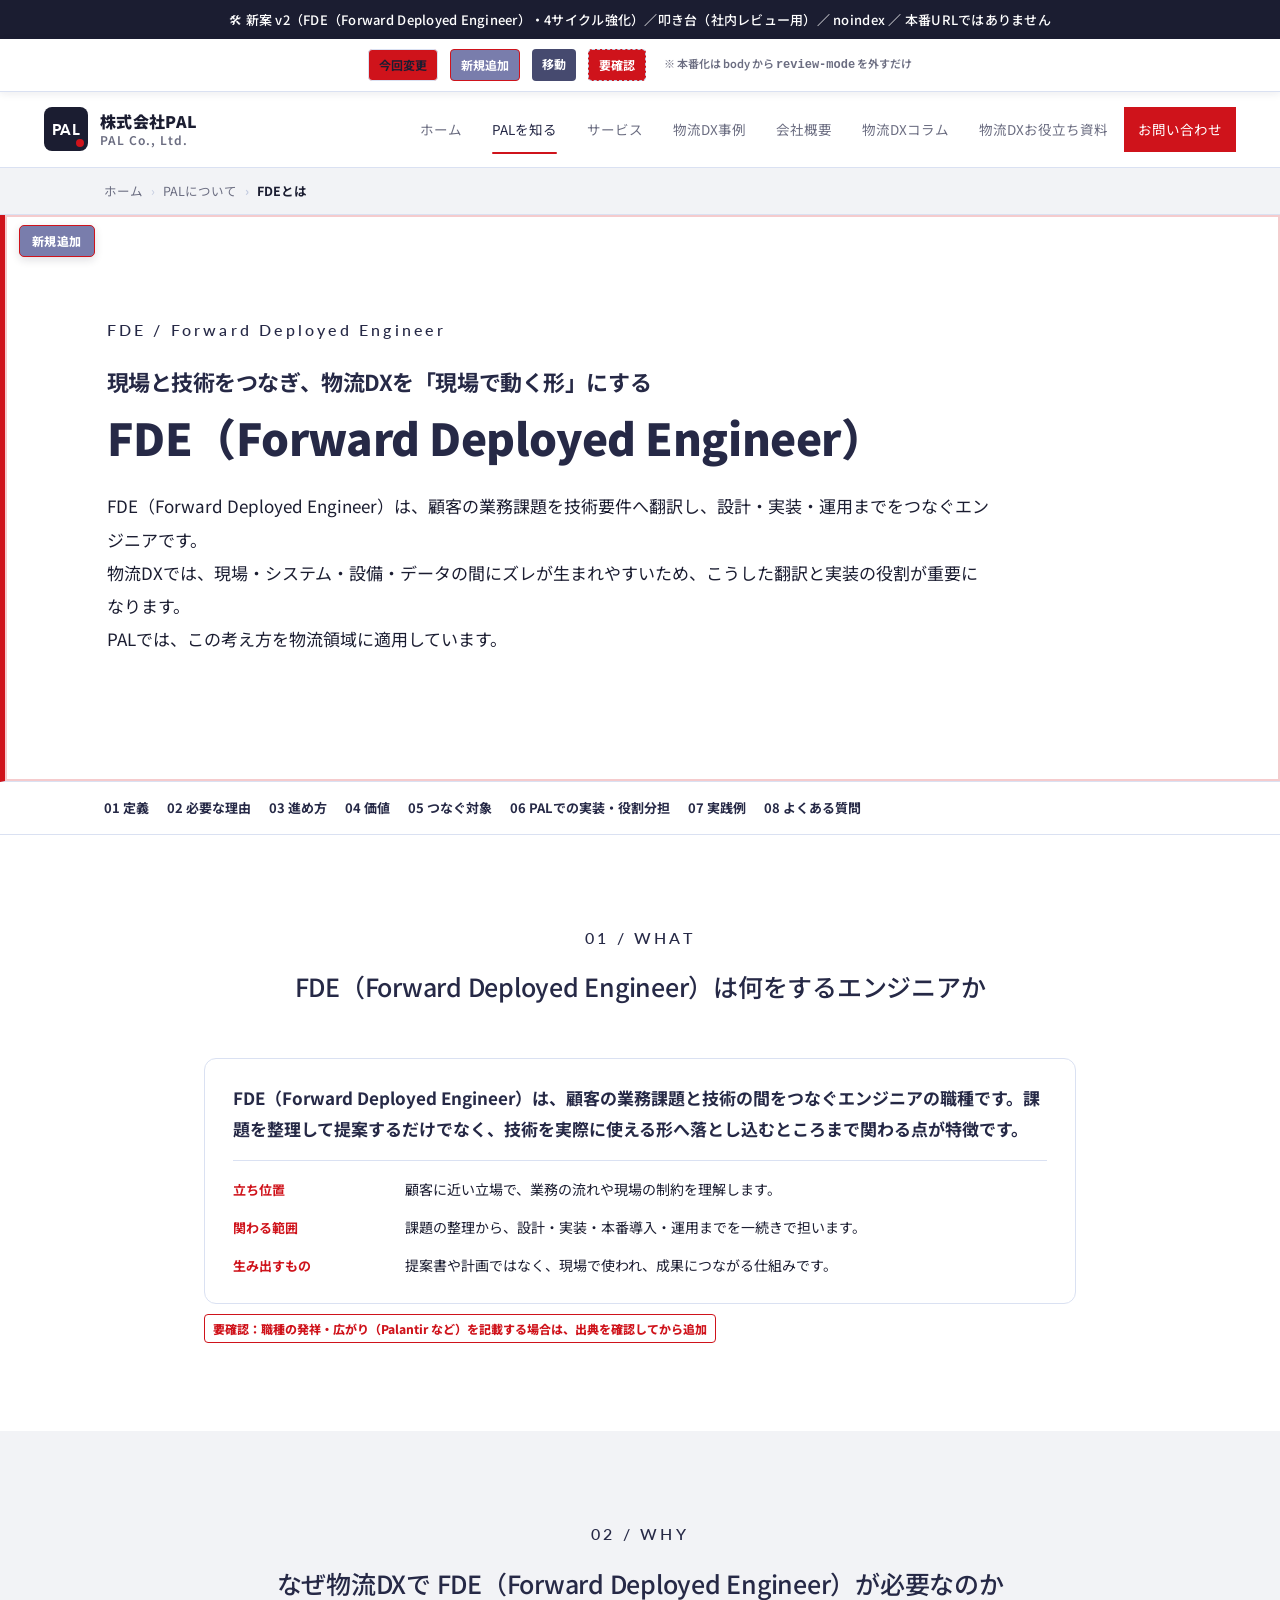
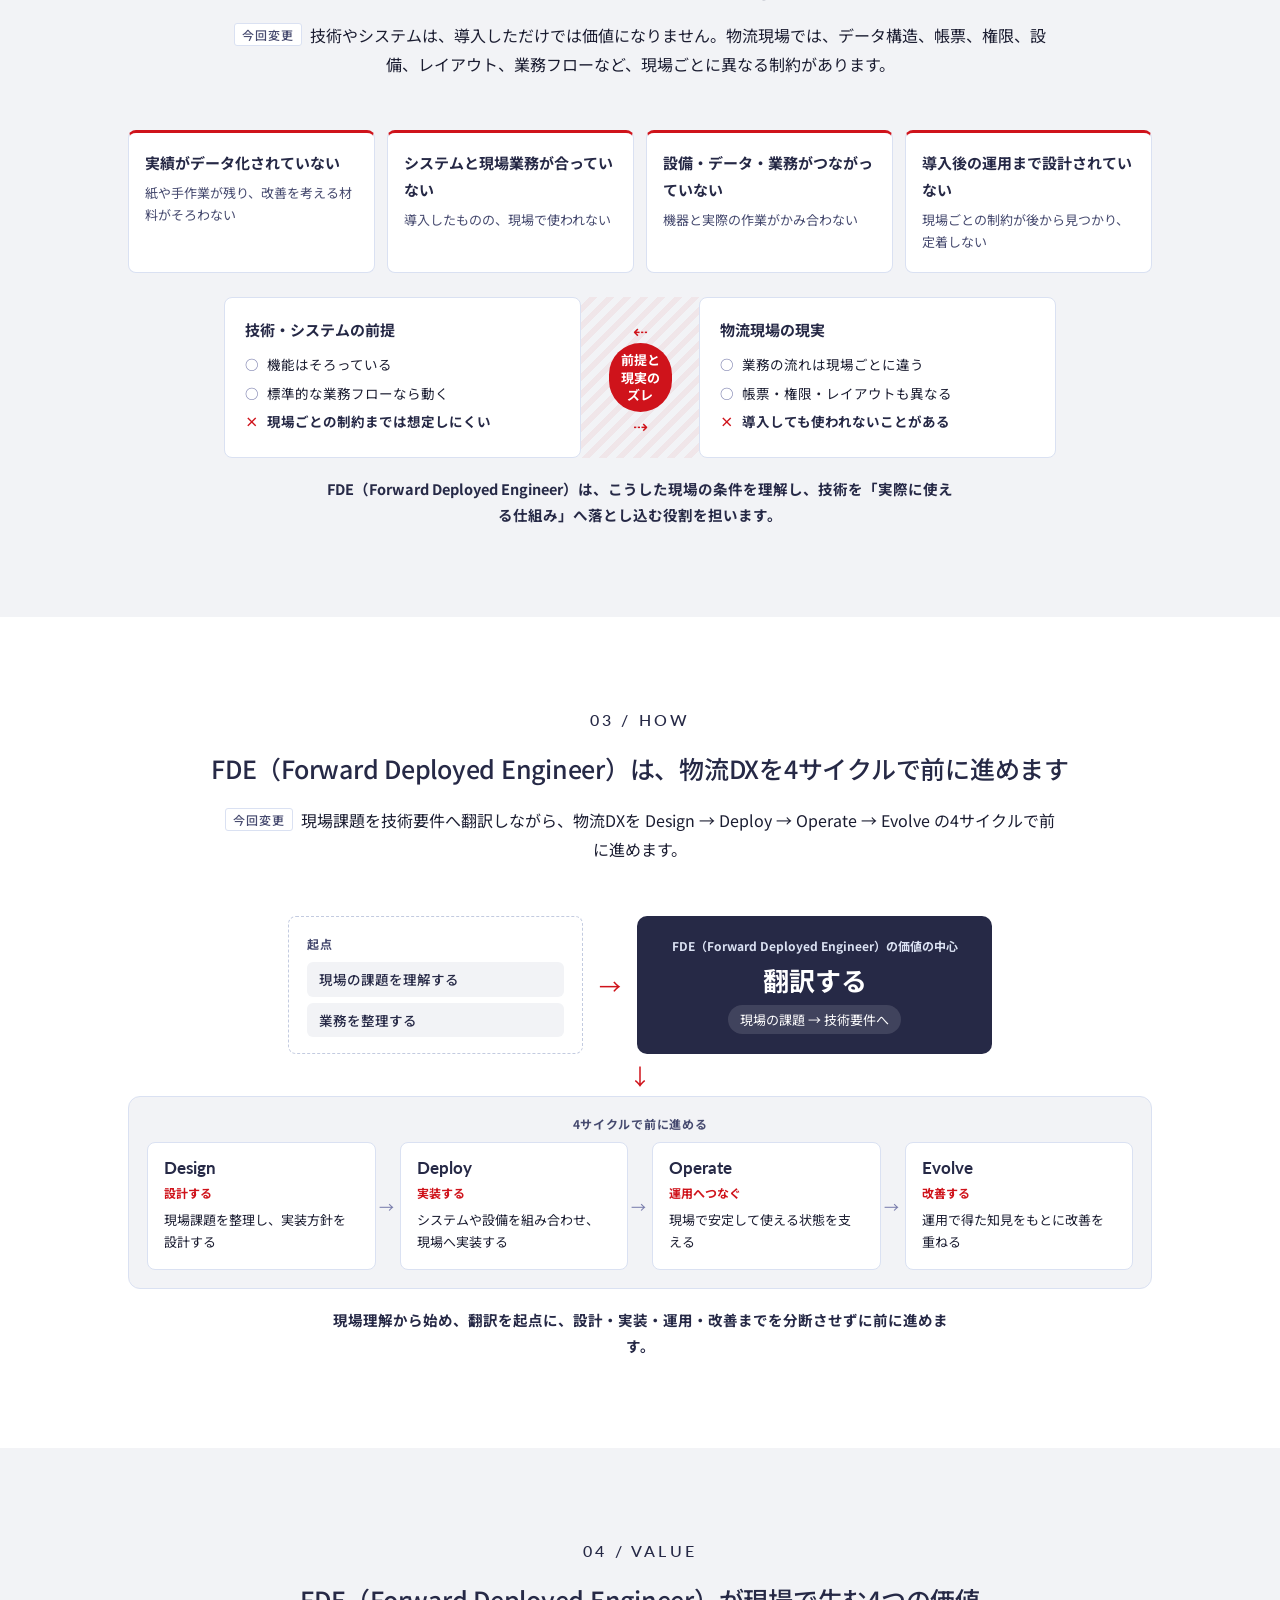
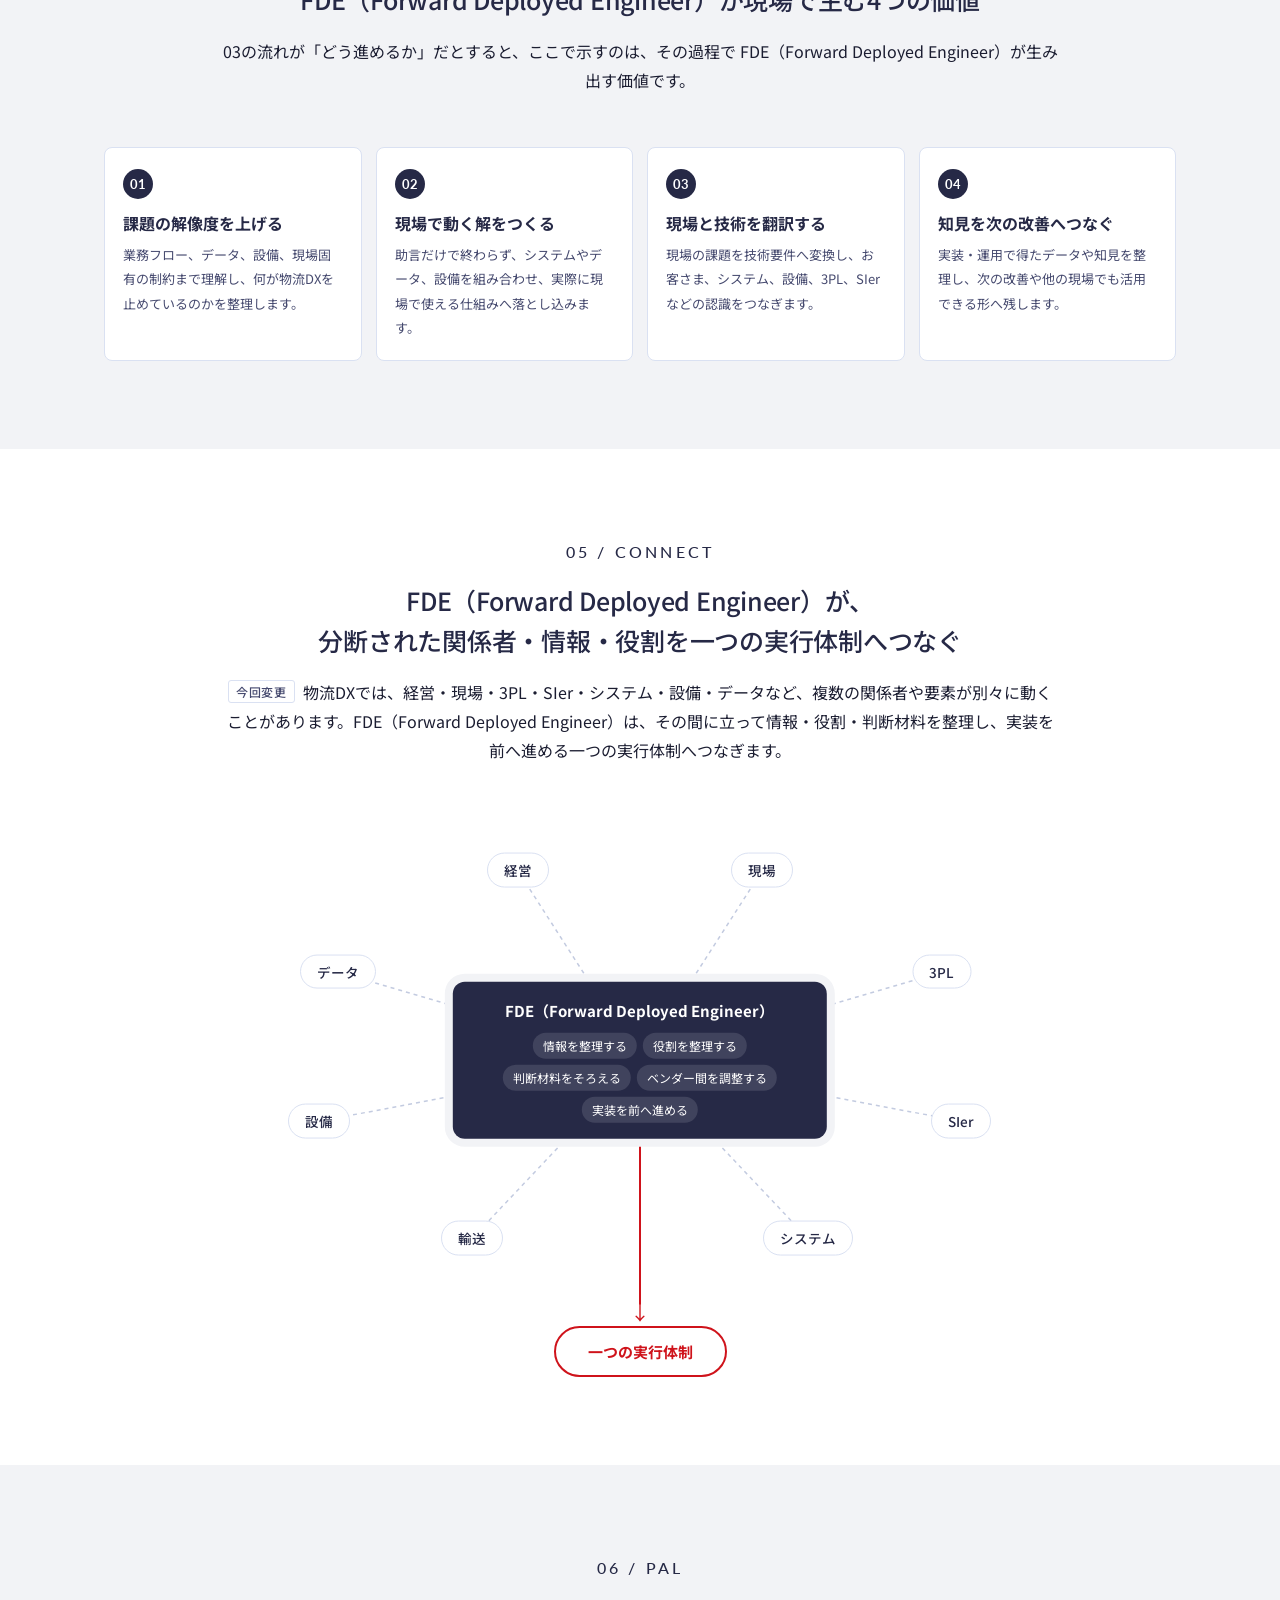
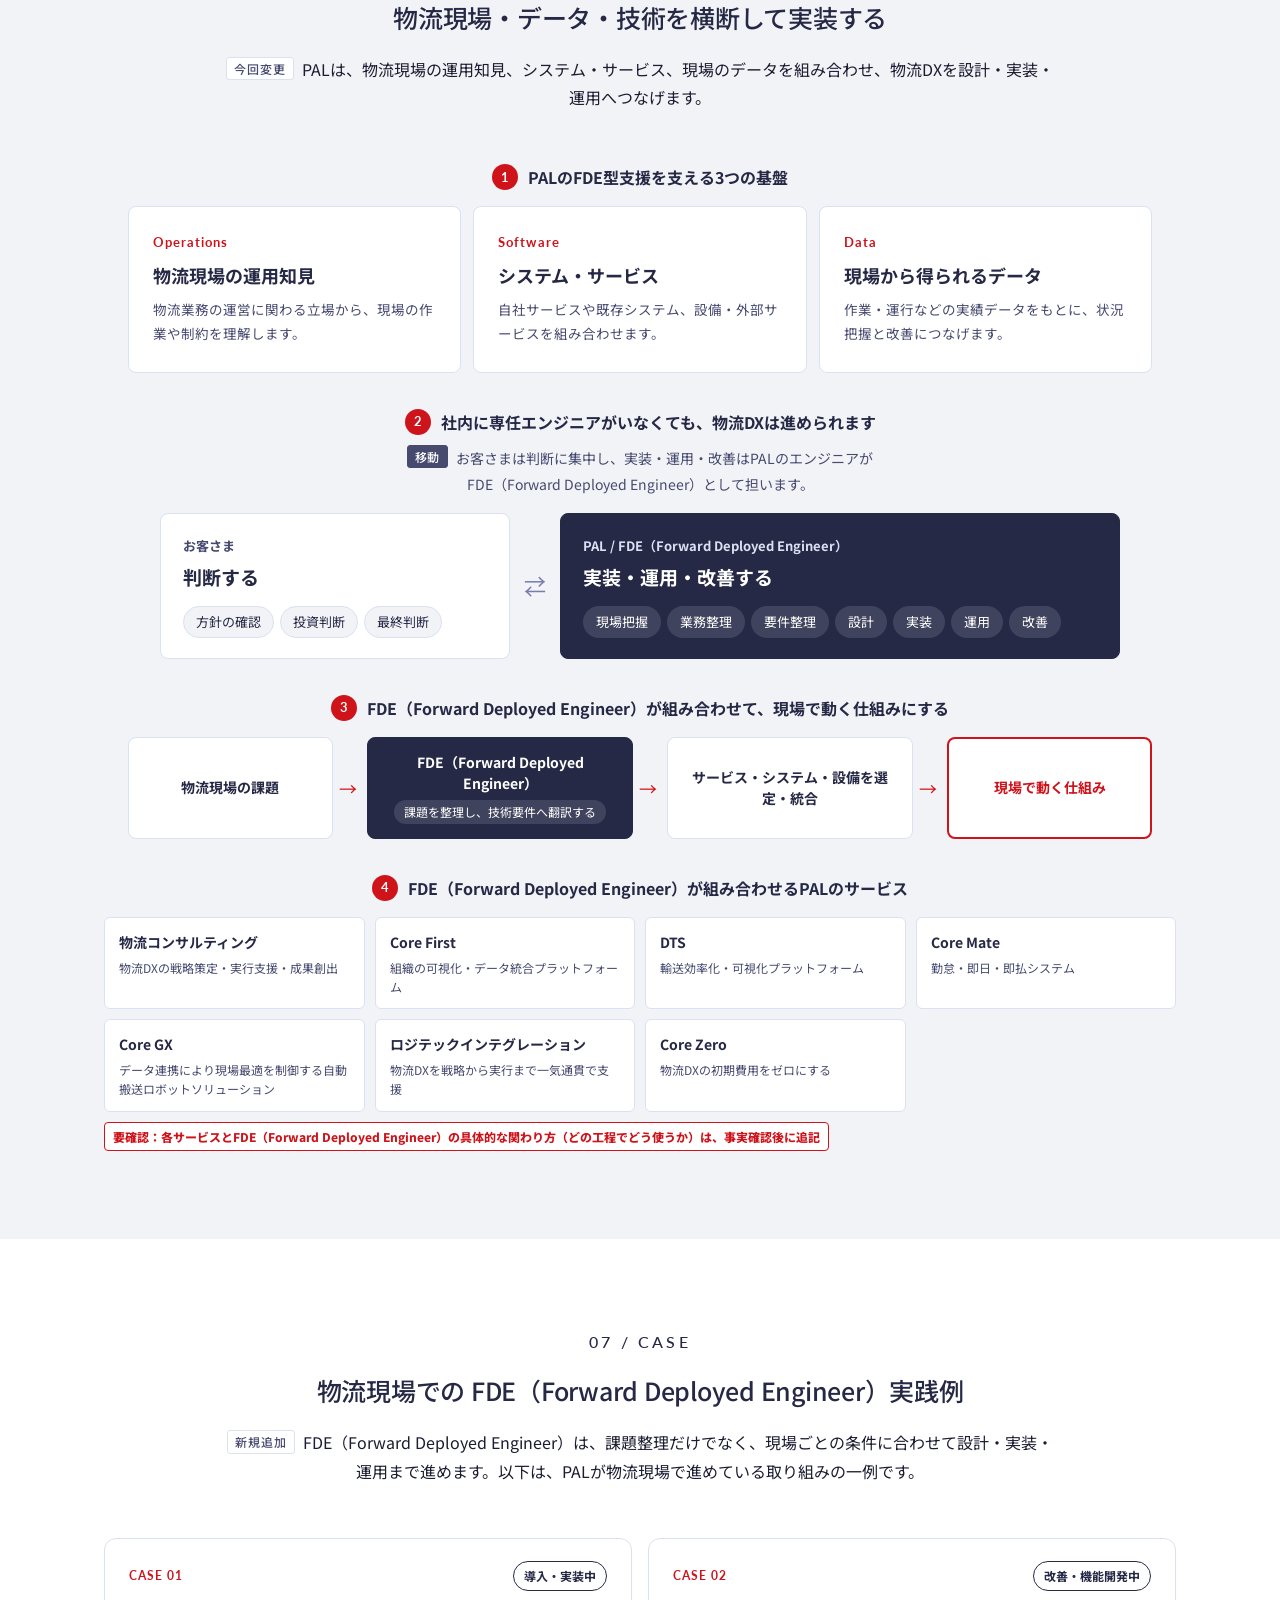
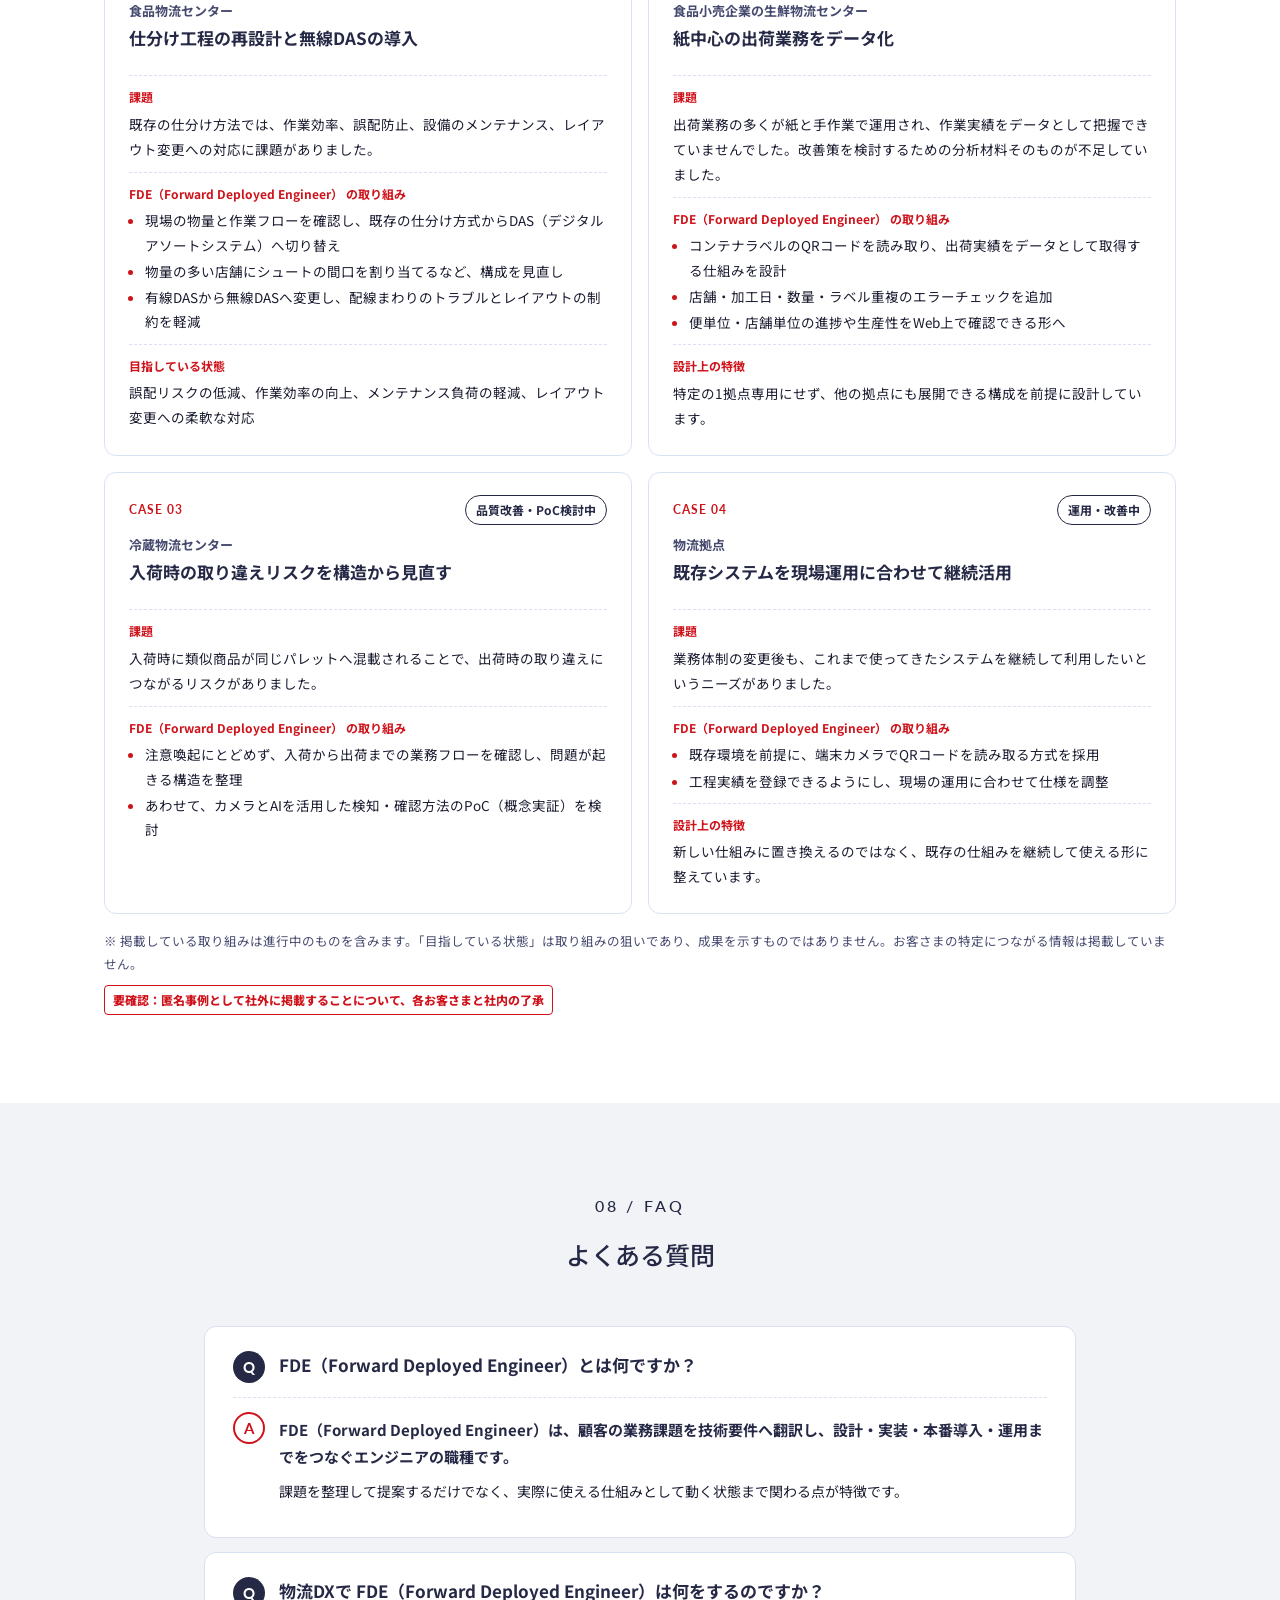
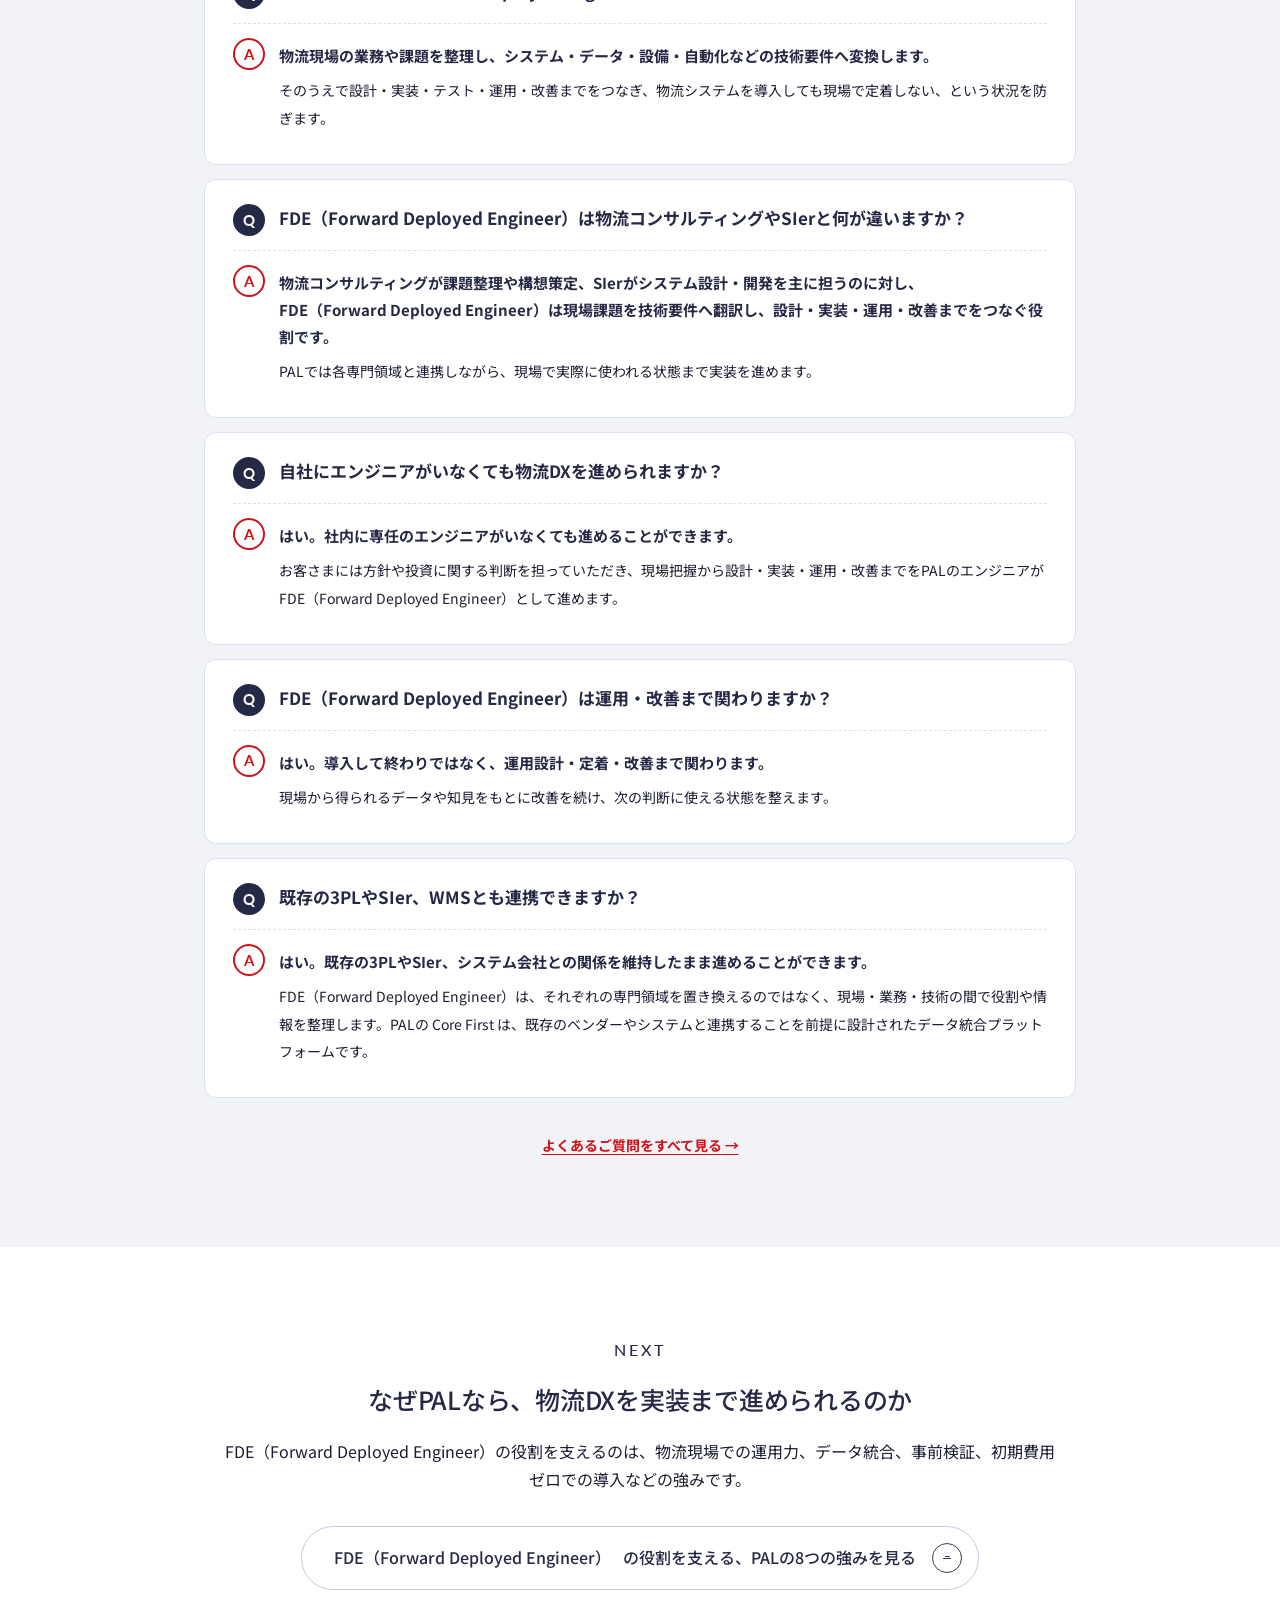
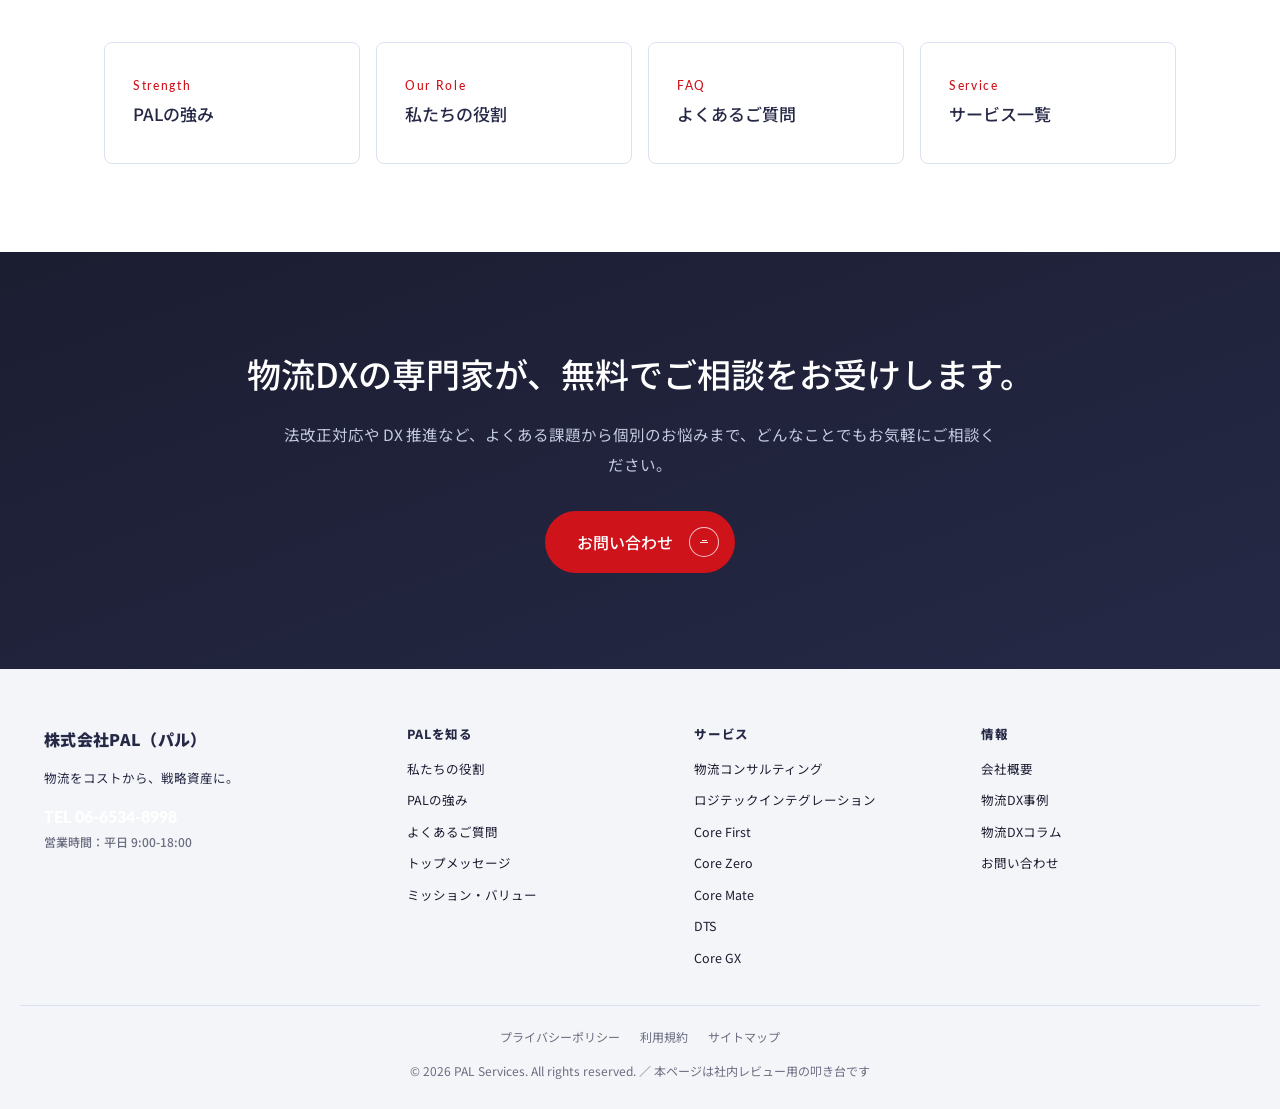
<file: pages/fde-v2.html>
<!DOCTYPE html>
<html lang="ja">
<head>
<meta charset="UTF-8">
<!-- レビュー環境では常に最新を表示する（本番化時は削除可） -->
<meta http-equiv="Cache-Control" content="no-cache, no-store, must-revalidate">
<meta http-equiv="Pragma" content="no-cache">
<meta http-equiv="Expires" content="0">
<meta name="viewport" content="width=device-width, initial-scale=1.0">
<meta name="robots" content="noindex, nofollow">
<title>【叩き台・新案v2】FDE（Forward Deployed Engineer）とは｜物流DXを現場で実装する役割｜株式会社PAL</title>
<meta name="description" content="FDE（Forward Deployed Engineer）とは、顧客の業務課題を技術要件へ翻訳し、設計・実装・運用までをつなぐエンジニアです。物流DXで必要な理由、物流コンサル・SIerとの違い、PALが物流領域でFDE型の支援をどう実践しているかを解説します。">
<link rel="preconnect" href="https://fonts.googleapis.com"><link rel="preconnect" href="https://fonts.gstatic.com" crossorigin>
<link href="https://fonts.googleapis.com/css2?family=Noto+Sans+JP:wght@400;500;600;700;800&family=Lato:wght@400;500;700&display=swap" rel="stylesheet">
<link rel="stylesheet" href="../assets/css/common.css?v=20260915z">
<!-- ===== JSONLD FDE-PAGE v1：画面表示内容のみ（FAQPage は画面の FAQ と同一データから生成） ===== -->
<script type="application/ld+json">
{
  "@context": "https://schema.org",
  "@graph": [
    {
      "@type": "Organization",
      "@id": "https://www.pal-style.co.jp/#organization",
      "name": "株式会社PAL",
      "alternateName": "株式会社PAL（パル）",
      "url": "https://www.pal-style.co.jp/",
      "telephone": "06-6534-8998"
    },
    {
      "@type": "WebPage",
      "@id": "https://kidera-cyber.github.io/pal-renewal-preview/pages/fde-v2.html",
      "url": "https://kidera-cyber.github.io/pal-renewal-preview/pages/fde-v2.html",
      "name": "FDE（Forward Deployed Engineer）とは｜物流DXを現場で実装する役割｜株式会社PAL",
      "inLanguage": "ja",
      "publisher": {
        "@id": "https://www.pal-style.co.jp/#organization"
      },
      "about": {
        "@type": "DefinedTerm",
        "name": "FDE（Forward Deployed Engineer）",
        "description": "顧客の業務課題を技術要件へ翻訳し、設計・実装・本番導入・運用までをつなぐエンジニアの職種"
      },
      "breadcrumb": {
        "@id": "https://kidera-cyber.github.io/pal-renewal-preview/pages/fde-v2.html#breadcrumb"
      }
    },
    {
      "@type": "BreadcrumbList",
      "@id": "https://kidera-cyber.github.io/pal-renewal-preview/pages/fde-v2.html#breadcrumb",
      "itemListElement": [
        {
          "@type": "ListItem",
          "position": 1,
          "name": "ホーム",
          "item": "https://kidera-cyber.github.io/pal-renewal-preview/pages/home-fde-v2.html"
        },
        {
          "@type": "ListItem",
          "position": 2,
          "name": "PALについて"
        },
        {
          "@type": "ListItem",
          "position": 3,
          "name": "FDEとは",
          "item": "https://kidera-cyber.github.io/pal-renewal-preview/pages/fde-v2.html"
        }
      ]
    },
    {
      "@type": "FAQPage",
      "@id": "https://kidera-cyber.github.io/pal-renewal-preview/pages/fde-v2.html#faq",
      "mainEntity": [
        {
          "@type": "Question",
          "name": "FDE（Forward Deployed Engineer）とは何ですか？",
          "acceptedAnswer": {
            "@type": "Answer",
            "text": "FDE（Forward Deployed Engineer）は、顧客の業務課題を技術要件へ翻訳し、設計・実装・本番導入・運用までをつなぐエンジニアの職種です。 課題を整理して提案するだけでなく、実際に使える仕組みとして動く状態まで関わる点が特徴です。"
          }
        },
        {
          "@type": "Question",
          "name": "物流DXで FDE（Forward Deployed Engineer）は何をするのですか？",
          "acceptedAnswer": {
            "@type": "Answer",
            "text": "物流現場の業務や課題を整理し、システム・データ・設備・自動化などの技術要件へ変換します。 そのうえで設計・実装・テスト・運用・改善までをつなぎ、物流システムを導入しても現場で定着しない、という状況を防ぎます。"
          }
        },
        {
          "@type": "Question",
          "name": "FDE（Forward Deployed Engineer）は物流コンサルティングやSIerと何が違いますか？",
          "acceptedAnswer": {
            "@type": "Answer",
            "text": "物流コンサルティングが課題整理や構想策定、SIerがシステム設計・開発を主に担うのに対し、FDE（Forward Deployed Engineer）は現場課題を技術要件へ翻訳し、設計・実装・運用・改善までをつなぐ役割です。 PALでは各専門領域と連携しながら、現場で実際に使われる状態まで実装を進めます。"
          }
        },
        {
          "@type": "Question",
          "name": "自社にエンジニアがいなくても物流DXを進められますか？",
          "acceptedAnswer": {
            "@type": "Answer",
            "text": "はい。社内に専任のエンジニアがいなくても進めることができます。 お客さまには方針や投資に関する判断を担っていただき、現場把握から設計・実装・運用・改善までをPALのエンジニアが FDE（Forward Deployed Engineer）として進めます。"
          }
        },
        {
          "@type": "Question",
          "name": "FDE（Forward Deployed Engineer）は運用・改善まで関わりますか？",
          "acceptedAnswer": {
            "@type": "Answer",
            "text": "はい。導入して終わりではなく、運用設計・定着・改善まで関わります。 現場から得られるデータや知見をもとに改善を続け、次の判断に使える状態を整えます。"
          }
        },
        {
          "@type": "Question",
          "name": "既存の3PLやSIer、WMSとも連携できますか？",
          "acceptedAnswer": {
            "@type": "Answer",
            "text": "はい。既存の3PLやSIer、システム会社との関係を維持したまま進めることができます。 FDE（Forward Deployed Engineer）は、それぞれの専門領域を置き換えるのではなく、現場・業務・技術の間で役割や情報を整理します。PALの Core First は、既存のベンダーやシステムと連携することを前提に設計されたデータ統合プラットフォームです。"
          }
        }
      ]
    },
    {
      "@type": "ItemList",
      "name": "FDE（Forward Deployed Engineer）が組み合わせるPALのサービス",
      "itemListElement": [
        {
          "@type": "ListItem",
          "position": 1,
          "item": {
            "@type": "Service",
            "name": "物流コンサルティング",
            "description": "物流DXの戦略策定・実行支援・成果創出",
            "url": "https://www.pal-style.co.jp/service/logistics-consulting/",
            "provider": {
              "@id": "https://www.pal-style.co.jp/#organization"
            }
          }
        },
        {
          "@type": "ListItem",
          "position": 2,
          "item": {
            "@type": "Service",
            "name": "Core First",
            "description": "組織の可視化・データ統合プラットフォーム",
            "url": "https://www.pal-style.co.jp/service/core-first/",
            "provider": {
              "@id": "https://www.pal-style.co.jp/#organization"
            }
          }
        },
        {
          "@type": "ListItem",
          "position": 3,
          "item": {
            "@type": "Service",
            "name": "DTS",
            "description": "輸送効率化・可視化プラットフォーム",
            "url": "https://www.pal-style.co.jp/service/dts/",
            "provider": {
              "@id": "https://www.pal-style.co.jp/#organization"
            }
          }
        },
        {
          "@type": "ListItem",
          "position": 4,
          "item": {
            "@type": "Service",
            "name": "Core Mate",
            "description": "勤怠・即日・即払システム",
            "url": "https://www.pal-style.co.jp/service/mate/",
            "provider": {
              "@id": "https://www.pal-style.co.jp/#organization"
            }
          }
        },
        {
          "@type": "ListItem",
          "position": 5,
          "item": {
            "@type": "Service",
            "name": "Core GX",
            "description": "データ連携により現場最適を制御する自動搬送ロボットソリューション",
            "url": "https://lp.pal-style.co.jp/core-gx/index.html",
            "provider": {
              "@id": "https://www.pal-style.co.jp/#organization"
            }
          }
        },
        {
          "@type": "ListItem",
          "position": 6,
          "item": {
            "@type": "Service",
            "name": "ロジテックインテグレーション",
            "description": "物流DXを戦略から実行まで一気通貫で支援",
            "url": "https://lp.pal-style.co.jp/logitec-integration/",
            "provider": {
              "@id": "https://www.pal-style.co.jp/#organization"
            }
          }
        },
        {
          "@type": "ListItem",
          "position": 7,
          "item": {
            "@type": "Service",
            "name": "Core Zero",
            "description": "物流DXの初期費用をゼロにする",
            "url": "https://www.pal-style.co.jp/service/zero/",
            "provider": {
              "@id": "https://www.pal-style.co.jp/#organization"
            }
          }
        }
      ]
    }
  ]
}
</script>
</head>
<body class="review-mode">

<div id="previewBanner">🛠 新案 v2（<span class="fde-name"><span class="fde-name__k">FDE（Forward</span> Deployed Engineer）</span>・4サイクル強化）／叩き台（社内レビュー用）／ noindex ／ 本番URLではありません</div>

<div class="review-legend" role="note" aria-label="レビュー用マーキングの凡例">
  <span class="review-legend__item review-legend__item--changed">今回変更</span>
  <span class="review-legend__item review-legend__item--added">新規追加</span>
  <span class="review-legend__item review-legend__item--moved">移動</span>
  <span class="review-legend__item review-legend__item--check">要確認</span>
  <span class="review-legend__note">※ 本番化は body から <code>review-mode</code> を外すだけ</span>
</div>

<header class="gheader">
  <div class="gheader__inner">
    <a class="gbrand" href="./home-fde-v2.html"><span class="gbrand__mark">PAL</span><span class="gbrand__name">株式会社PAL<small>PAL Co., Ltd.</small></span></a>
    <nav class="gnav" aria-label="グローバルナビゲーション">
      <a href="./home-fde-v2.html">ホーム</a><div class="gnav__group is-current"><a href="./role-fde-v2.html" class="is-current" aria-haspopup="true">PALを知る</a><div class="gnav__sub" aria-label="PALを知る"><a href="./role-fde-v2.html">私たちの役割</a><a href="./fde-v2.html" class="is-current">FDEとは？</a><a href="./reason-fde-v2.html">PALの強み</a><a href="./faq-fde-v2.html">よくあるご質問</a></div></div><!-- NAV-STRENGTH v1：PC ナビに「PALの強み」への導線がなかったため、PALを知る配下にサブメニューを追加 --><a href="./service.html">サービス</a>
      <a href="#">物流DX事例</a><a href="#">会社概要</a><a href="#">物流DXコラム</a><a href="#">物流DXお役立ち資料</a>
      <a href="#" class="gnav-cta">お問い合わせ</a>
    </nav>
    <button class="menu-toggle" id="menuToggle" aria-label="メニューを開く"><span></span><span></span><span></span></button>
  </div>
</header>
<nav class="mobile-nav" id="mobileNav">
  <a href="./home-fde-v2.html">ホーム</a><a href="./role-fde-v2.html">私たちの役割</a><a href="./fde-v2.html">FDEとは？</a><a href="./reason-fde-v2.html">PALの強み</a>  <a href="./service.html">サービス</a>
  <a href="#" class="gnav-cta">お問い合わせ</a>
</nav>

<nav class="breadcrumb"><div class="container"><ol>
  <li><a href="./home-fde-v2.html">ホーム</a></li><li><a href="#">PALについて</a></li><li class="current">FDEとは</li>
</ol></div></nav>

<!-- ===== FDE-PAGE v2 START：FDE（Forward Deployed Engineer）特設 v2 を詳細理解ページとして再構成。
     統合した既存資産：価値フロー（旧 HOME/役割ページ）／役割分担図（旧 HOME/役割ページ）／4つの価値（旧 役割ページ FIELD・FDEMAP）／
                     関係者ハブ図（旧 役割ページ FDEMAP）／ギャップ比較図（HOME 課題セクションから移動）／4サイクル×FDEの関わり。
     統合した重複：8ステップ（現場を見る→…→改善する）と7ステップ価値フローを1本化。
     構成：01定義 02必要な理由 03進め方 04価値 05役割分担 06つなぐ対象 07違い 08 4サイクル 09サービス 10事例 11 FAQ ／ NEXT（11人は 2026-09-15 に削除）。旧 v1 は git 履歴 2a3f6af ===== -->
<section class="phero phero--fde review-changed">
  <span class="review-label review-label--added">新規追加</span>
  <div class="container phero__inner">
    <span class="phero__eyebrow">FDE / Forward Deployed Engineer</span>
    <h1 class="phero__title phero__title--fde"><span class="phero__title-sub phero__title-sub--lead">現場と技術をつなぎ、<span class="nw">物流DXを「現場で動く形」にする</span></span><span class="fde-name"><span class="fde-name__k">FDE（Forward</span> Deployed Engineer）</span></h1>
    <p class="phero__sub"><span class="fde-name"><span class="fde-name__k">FDE（Forward</span> Deployed Engineer）</span>は、顧客の業務課題を技術要件へ翻訳し、設計・実装・運用までをつなぐエンジニアです。<br>物流DXでは、現場・システム・設備・データの間にズレが生まれやすいため、こうした翻訳と実装の役割が重要になります。<br>PALでは、この考え方を物流領域に適用しています。</p>
  </div>
</section>

<nav class="fdepage-toc" aria-label="このページの内容"><div class="container">
  <a href="#what">01 定義</a><a href="#why">02 必要な理由</a><a href="#flow">03 進め方</a><a href="#value">04 価値</a><a href="#connect">05 つなぐ対象</a><a href="#services">06 PALでの実装・役割分担</a><a href="#case">07 実践例</a><a href="#faq">08 よくある質問</a>
</div></nav>

<section class="section fdepage-sec" id="what">
  <!-- ===== FDE-HEAD-SPLIT v1：FV（一言で理解）と 01（一般的な役割）の見出し・本文の重複を解消 ===== -->
  <div class="container container--narrow">
    <div class="section__head"><span class="section__eyebrow">01 / WHAT</span><h2 class="section__title"><span class="fde-name"><span class="fde-name__k">FDE（Forward</span> Deployed Engineer）</span>は何をするエンジニアか</h2></div>
    <div class="fdepage-def fdepage-def--compact">
      <p class="fdepage-def__main"><span class="fde-name"><span class="fde-name__k">FDE（Forward</span> Deployed Engineer）</span>は、顧客の業務課題と技術の間をつなぐエンジニアの職種です。課題を整理して提案するだけでなく、技術を実際に使える形へ落とし込むところまで関わる点が特徴です。</p>
      <dl class="fdepage-def__list">
        <div><dt>立ち位置</dt><dd>顧客に近い立場で、業務の流れや現場の制約を理解します。</dd></div>
        <div><dt>関わる範囲</dt><dd>課題の整理から、設計・実装・本番導入・運用までを一続きで担います。</dd></div>
        <div><dt>生み出すもの</dt><dd>提案書や計画ではなく、現場で使われ、成果につながる仕組みです。</dd></div>
      </dl>
    </div>
    <span class="review-inline-check">要確認：職種の発祥・広がり（Palantir など）を記載する場合は、出典を確認してから追加</span>
    <!-- ===== COMPARE-REMOVE v1：物流コンサルティング・SIer との比較（3カード・4軸表・まとめ文）を削除。FAQ 1問に集約。復元は git 履歴 6219dc1 ===== -->
  </div>
</section>

<section class="section section--soft fdepage-sec" id="why">
  <!-- ===== FDE-DOC v1：社内資料「FDE 組織説明および運用ビジョン資料」p4（理論上できること⇔現場で実際に出る価値のギャップ）を外部向けに反映 ===== -->
  <div class="container">
    <div class="section__head"><span class="section__eyebrow">02 / WHY</span><h2 class="section__title">なぜ物流DXで <span class="fde-name"><span class="fde-name__k">FDE（Forward</span> Deployed Engineer）</span>が必要なのか</h2>
      <p class="section__lead"><span class="rnew">今回変更</span>技術やシステムは、導入しただけでは価値になりません。物流現場では、データ構造、帳票、権限、設備、レイアウト、業務フローなど、現場ごとに異なる制約があります。</p>
    </div>
    <ul class="fdepage-issues" aria-label="物流DXが止まる主な理由">
      <li><b>実績がデータ化されていない</b><span>紙や手作業が残り、改善を考える材料がそろわない</span></li>
      <li><b>システムと現場業務が合っていない</b><span>導入したものの、現場で使われない</span></li>
      <li><b>設備・データ・業務がつながっていない</b><span>機器と実際の作業がかみ合わない</span></li>
      <li><b>導入後の運用まで設計されていない</b><span>現場ごとの制約が後から見つかり、定着しない</span></li>
    </ul>
    <div class="gapbridge fdepage-gap">
      <div class="gapbridge__side">
        <p class="gapbridge__who">技術・システムの前提</p>
        <ul class="gapbridge__list"><li class="is-ok">機能はそろっている</li><li class="is-ok">標準的な業務フローなら動く</li><li class="is-ng">現場ごとの制約までは想定しにくい</li></ul>
      </div>
      <div class="gapbridge__gap" aria-label="技術の前提と物流現場の現実の間にあるズレ">
        <span class="gapbridge__arrow" aria-hidden="true">⇠</span><span class="gapbridge__label">前提と<br>現実の<br>ズレ</span><span class="gapbridge__arrow" aria-hidden="true">⇢</span>
      </div>
      <div class="gapbridge__side">
        <p class="gapbridge__who">物流現場の現実</p>
        <ul class="gapbridge__list"><li class="is-ok">業務の流れは現場ごとに違う</li><li class="is-ok">帳票・権限・レイアウトも異なる</li><li class="is-ng">導入しても使われないことがある</li></ul>
      </div>
    </div>
    <p class="fdepage-note"><span class="fde-name"><span class="fde-name__k">FDE（Forward</span> Deployed Engineer）</span>は、こうした現場の条件を理解し、技術を「実際に使える仕組み」へ落とし込む役割を担います。</p>
  </div>
</section>

<section class="section fdepage-sec" id="flow">
  <!-- ===== HOW-OVERVIEW v2：起点（現場理解・業務整理）→ FDE の価値の中心（翻訳する）→ 4サイクル の図解に統合。
       v1（4サイクルのみ）と旧価値フロー図の良い要素を統合。08 PROCESS（各段階で担う詳細）とは説明文を分けている ===== -->
  <div class="container">
    <div class="section__head"><span class="section__eyebrow">03 / HOW</span><h2 class="section__title"><span class="fde-name"><span class="fde-name__k">FDE（Forward</span> Deployed Engineer）</span>は、<span class="nw">物流DXを4サイクルで</span><span class="nw-all">前に進めます</span></h2>
      <p class="section__lead"><span class="rnew">今回変更</span>現場課題を技術要件へ翻訳しながら、物流DXを Design → Deploy → Operate → Evolve の4サイクルで前に進めます。</p>
    </div>
    <div class="howmap" role="group" aria-label="FDE（Forward Deployed Engineer）が物流DXを進める流れ">
      <div class="howmap__top">
        <div class="howmap__start">
          <p class="howmap__lbl">起点</p>
          <ul class="howmap__start-list"><li>現場の課題を理解する</li><li>業務を整理する</li></ul>
        </div>
        <span class="howmap__arrow howmap__arrow--r" aria-hidden="true">→</span>
        <div class="howmap__core">
          <p class="howmap__core-lbl"><span class="fde-name"><span class="fde-name__k">FDE（Forward</span> Deployed Engineer）</span>の価値の中心</p>
          <p class="howmap__core-main">翻訳する</p>
          <p class="howmap__core-sub">現場の課題 → 技術要件へ</p>
        </div>
      </div>
      <span class="howmap__arrow howmap__arrow--d" aria-hidden="true">↓</span>
      <div class="howmap__cycle">
        <p class="howmap__lbl howmap__lbl--cycle">4サイクルで前に進める</p>
        <ol class="howmap__cys"><li class="howmap__cy"><p class="howmap__cy-en">Design</p><p class="howmap__cy-ja">設計する</p><p class="howmap__cy-txt">現場課題を整理し、実装方針を設計する</p></li><li class="howmap__cy"><p class="howmap__cy-en">Deploy</p><p class="howmap__cy-ja">実装する</p><p class="howmap__cy-txt">システムや設備を組み合わせ、現場へ実装する</p></li><li class="howmap__cy"><p class="howmap__cy-en">Operate</p><p class="howmap__cy-ja">運用へつなぐ</p><p class="howmap__cy-txt">現場で安定して使える状態を支える</p></li><li class="howmap__cy"><p class="howmap__cy-en">Evolve</p><p class="howmap__cy-ja">改善する</p><p class="howmap__cy-txt">運用で得た知見をもとに改善を重ねる</p></li></ol>
      </div>
    </div>
    <p class="fdepage-note">現場理解から始め、翻訳を起点に、設計・実装・運用・改善までを分断させずに前に進めます。</p>
  </div>
</section>

<section class="section section--soft fdepage-sec" id="value">
  <!-- ===== FDE-DOC v1：社内資料 p6「4つの機能」（解像度を上げる→動く解を作る→翻訳する→資産化する）を外部向け表現に反映 ===== -->
  <div class="container">
    <div class="section__head"><span class="section__eyebrow">04 / VALUE</span><h2 class="section__title"><span class="fde-name"><span class="fde-name__k">FDE（Forward</span> Deployed Engineer）</span>が現場で生む4つの価値</h2>
      <p class="section__lead">03の流れが「どう進めるか」だとすると、ここで示すのは、その過程で <span class="fde-name"><span class="fde-name__k">FDE（Forward</span> Deployed Engineer）</span>が生み出す価値です。</p>
    </div>
    <ol class="fderole fderole--inmap fderole--page" aria-label="FDE（Forward Deployed Engineer）が現場で生む4つの価値">
      <li class="fderole__item"><span class="fderole__n">01</span><p class="fderole__t">課題の解像度を上げる</p><p class="fderole__d">業務フロー、データ、設備、現場固有の制約まで理解し、何が物流DXを止めているのかを整理します。</p></li>
      <li class="fderole__item"><span class="fderole__n">02</span><p class="fderole__t">現場で動く解をつくる</p><p class="fderole__d">助言だけで終わらず、システムやデータ、設備を組み合わせ、実際に現場で使える仕組みへ落とし込みます。</p></li>
      <li class="fderole__item"><span class="fderole__n">03</span><p class="fderole__t">現場と技術を翻訳する</p><p class="fderole__d">現場の課題を技術要件へ変換し、お客さま、システム、設備、3PL、SIerなどの認識をつなぎます。</p></li>
      <li class="fderole__item"><span class="fderole__n">04</span><p class="fderole__t">知見を次の改善へつなぐ</p><p class="fderole__d">実装・運用で得たデータや知見を整理し、次の改善や他の現場でも活用できる形へ残します。</p></li>
    </ol>
  </div>
</section>

<!-- ===== ROLES-MERGE v1：05 ROLES を 07 PAL（→06）の最下部 tier 4 へ統合。復元は git 履歴 e19cf98 ===== -->

<section class="section fdepage-sec" id="connect">
  <div class="container">
    <div class="section__head"><span class="section__eyebrow">05 / CONNECT</span><h2 class="section__title"><span class="fde-name"><span class="fde-name__k">FDE（Forward</span> Deployed Engineer）</span>が、<br class="br-pc"><span class="nw">分断された関係者・情報・役割を</span><span class="nw">一つの実行体制へつなぐ</span></h2>
      <p class="section__lead"><span class="rnew">今回変更</span>物流DXでは、経営・現場・3PL・SIer・システム・設備・データなど、複数の関係者や要素が別々に動くことがあります。<span class="fde-name"><span class="fde-name__k">FDE（Forward</span> Deployed Engineer）</span>は、その間に立って情報・役割・判断材料を整理し、実装を前へ進める一つの実行体制へつなぎます。</p>
    </div>
    <!-- ===== CONNECT-RADIAL v1：縦並びのハブ図を、FDE を中心に8要素を放射状に配置する図へ変更（スマホは縦構成）。旧 .hub は git 履歴 390c6ca ===== -->
    <div class="radial">
      <div class="radial__map">
        <svg class="radial__lines" viewBox="0 0 100 100" preserveAspectRatio="none" aria-hidden="true"><line x1="50" y1="50" x2="28.5" y2="86.4"/><line x1="50" y1="50" x2="8.9" y2="62.4"/><line x1="50" y1="50" x2="11.3" y2="31.8"/><line x1="50" y1="50" x2="34.3" y2="10.9"/><line x1="50" y1="50" x2="65.7" y2="10.9"/><line x1="50" y1="50" x2="88.7" y2="31.8"/><line x1="50" y1="50" x2="91.1" y2="62.4"/><line x1="50" y1="50" x2="71.5" y2="86.4"/><line class="radial__flow" x1="50" y1="50" x2="50" y2="100"/></svg>
        <ul class="radial__nodes" aria-label="別々に動きがちな関係者・要素"><li class="radial__node" style="--x:34.3%;--y:10.9%">経営</li><li class="radial__node" style="--x:65.7%;--y:10.9%">現場</li><li class="radial__node" style="--x:88.7%;--y:31.8%">3PL</li><li class="radial__node" style="--x:91.1%;--y:62.4%">SIer</li><li class="radial__node" style="--x:71.5%;--y:86.4%">システム</li><li class="radial__node" style="--x:8.9%;--y:62.4%">設備</li><li class="radial__node" style="--x:28.5%;--y:86.4%">輸送</li><li class="radial__node" style="--x:11.3%;--y:31.8%">データ</li></ul>
        <div class="radial__core">
          <p class="radial__name"><span class="fde-name"><span class="fde-name__k">FDE（Forward</span> Deployed Engineer）</span></p>
          <ul class="radial__acts" aria-label="FDE（Forward Deployed Engineer）が担うこと"><li>情報を整理する</li><li>役割を整理する</li><li>判断材料をそろえる</li><li>ベンダー間を調整する</li><li>実装を前へ進める</li></ul>
        </div>
      </div>
      <span class="radial__arrow" aria-hidden="true">↓</span>
      <p class="radial__result">一つの実行体制</p>
    </div>
  </div>
</section>

<!-- ===== PROCESS-REMOVE v1：08 PROCESS（4サイクル×FDEが担うこと）を削除。4サイクルは 03 HOW に一本化。復元は git 履歴 ccb1365 ===== -->

<section class="section section--soft fdepage-sec" id="services">
  <!-- ===== SERVICES-TIERS v1：基盤（3カード）→ 統合（FDE のフロー図）→ サービス（小カード一覧）の3階層に整理。旧 数式風図解は git 履歴 458be28 ===== -->
  <div class="container">
    <div class="section__head"><span class="section__eyebrow">06 / PAL</span><h2 class="section__title">物流現場・データ・技術を<span class="nw">横断して実装する</span></h2>
      <p class="section__lead"><span class="rnew">今回変更</span>PALは、物流現場の運用知見、システム・サービス、現場のデータを組み合わせ、物流DXを設計・実装・運用へつなげます。</p>
    </div>

    <div class="tier">
      <p class="tier__h"><span class="tier__no">1</span><span class="tier__txt">PALのFDE型支援を支える3つの基盤</span></p>
      <ul class="fdepage-pillars fdepage-pillars--lg" aria-label="3つの基盤">
        <li><span class="fdepage-pillars__en">Operations</span><b>物流現場の運用知見</b><span>物流業務の運営に関わる立場から、現場の作業や制約を理解します。</span></li>
        <li><span class="fdepage-pillars__en">Software</span><b>システム・サービス</b><span>自社サービスや既存システム、設備・外部サービスを組み合わせます。</span></li>
        <li><span class="fdepage-pillars__en">Data</span><b>現場から得られるデータ</b><span>作業・運行などの実績データをもとに、状況把握と改善につなげます。</span></li>
      </ul>
    </div>

    <div class="tier tier--roles">
      <p class="tier__h"><span class="tier__no">2</span><span class="tier__txt">社内に専任エンジニアがいなくても、物流DXは進められます</span></p>
      <p class="tier__lead"><span class="rnew rnew--moved">移動</span>お客さまは判断に集中し、実装・運用・改善はPALのエンジニアが <span class="fde-name"><span class="fde-name__k">FDE（Forward</span> Deployed Engineer）</span>として担います。</p>
      <div class="fdepage-split">
    <div class="fdepage-split__col">
      <p class="fdepage-split__who">お客さま</p><p class="fdepage-split__role">判断する</p>
      <ul class="splitroles__list"><li>方針の確認</li><li>投資判断</li><li>最終判断</li></ul>
    </div>
    <span class="fdepage-split__arrow" aria-hidden="true">⇄</span>
    <div class="fdepage-split__col fdepage-split__col--pal">
      <p class="fdepage-split__who">PAL / <span class="fde-name"><span class="fde-name__k">FDE（Forward</span> Deployed Engineer）</span></p><p class="fdepage-split__role">実装・運用・改善する</p>
      <ul class="splitroles__list"><li>現場把握</li><li>業務整理</li><li>要件整理</li><li>設計</li><li>実装</li><li>運用</li><li>改善</li></ul>
    </div>
  </div>
    </div>

    <div class="tier">
      <p class="tier__h"><span class="tier__no">3</span><span class="tier__txt"><span class="fde-name"><span class="fde-name__k">FDE（Forward</span> Deployed Engineer）</span>が組み合わせて、現場で動く仕組みにする</span></p>
      <ol class="implflow" aria-label="物流現場の課題から現場で動く仕組みまで">
        <li class="implflow__step"><span class="implflow__t">物流現場の課題</span></li>
        <li class="implflow__step implflow__step--fde"><span class="implflow__t"><span class="fde-name"><span class="fde-name__k">FDE（Forward</span> Deployed Engineer）</span></span><span class="implflow__d">課題を整理し、技術要件へ翻訳する</span></li>
        <li class="implflow__step"><span class="implflow__t">サービス・システム・設備を選定・統合</span></li>
        <li class="implflow__step implflow__step--goal"><span class="implflow__t">現場で動く仕組み</span></li>
      </ol>
    </div>

    <div class="tier">
      <p class="tier__h"><span class="tier__no">4</span><span class="tier__txt"><span class="fde-name"><span class="fde-name__k">FDE（Forward</span> Deployed Engineer）</span>が組み合わせるPALのサービス</span></p>
      <ul class="svc-minis"><li><a class="svc-mini" href="https://www.pal-style.co.jp/service/logistics-consulting/" target="_blank" rel="noopener"><span class="svc-mini__name">物流コンサルティング</span><span class="svc-mini__txt">物流DXの戦略策定・実行支援・成果創出</span></a></li><li><a class="svc-mini" href="https://www.pal-style.co.jp/service/core-first/" target="_blank" rel="noopener"><span class="svc-mini__name">Core First</span><span class="svc-mini__txt">組織の可視化・データ統合プラットフォーム</span></a></li><li><a class="svc-mini" href="https://www.pal-style.co.jp/service/dts/" target="_blank" rel="noopener"><span class="svc-mini__name">DTS</span><span class="svc-mini__txt">輸送効率化・可視化プラットフォーム</span></a></li><li><a class="svc-mini" href="https://www.pal-style.co.jp/service/mate/" target="_blank" rel="noopener"><span class="svc-mini__name">Core Mate</span><span class="svc-mini__txt">勤怠・即日・即払システム</span></a></li><li><a class="svc-mini" href="https://lp.pal-style.co.jp/core-gx/index.html" target="_blank" rel="noopener"><span class="svc-mini__name">Core GX</span><span class="svc-mini__txt">データ連携により現場最適を制御する自動搬送ロボットソリューション</span></a></li><li><a class="svc-mini" href="https://lp.pal-style.co.jp/logitec-integration/" target="_blank" rel="noopener"><span class="svc-mini__name">ロジテックインテグレーション</span><span class="svc-mini__txt">物流DXを戦略から実行まで一気通貫で支援</span></a></li><li><a class="svc-mini" href="https://www.pal-style.co.jp/service/zero/" target="_blank" rel="noopener"><span class="svc-mini__name">Core Zero</span><span class="svc-mini__txt">物流DXの初期費用をゼロにする</span></a></li></ul>
      <span class="review-inline-check">要確認：各サービスと <span class="fde-name"><span class="fde-name__k">FDE（Forward</span> Deployed Engineer）</span>の具体的な関わり方（どの工程でどう使うか）は、事実確認後に追記</span>
    </div>
  </div>
</section>

<section class="section fdepage-sec" id="case">
  <!-- ===== FDE-CASE v1：社内資料 p13–14 の案件を匿名化して掲載（会社名・拠点名・人名・タスク数・期限・金額・製品固有名は不掲載）。
       いずれも進行中の取り組みで、成果数値は記載しない。旧 CASE SLOT は git 履歴 be72aa3 ===== -->
  <div class="container">
    <div class="section__head"><span class="section__eyebrow">07 / CASE</span><h2 class="section__title">物流現場での <span class="fde-name"><span class="fde-name__k">FDE（Forward</span> Deployed Engineer）</span>実践例</h2>
      <p class="section__lead"><span class="rnew">新規追加</span><span class="fde-name"><span class="fde-name__k">FDE（Forward</span> Deployed Engineer）</span>は、課題整理だけでなく、現場ごとの条件に合わせて設計・実装・運用まで進めます。以下は、PALが物流現場で進めている取り組みの一例です。</p>
    </div>
    <ul class="fdecases">
      <li class="fdecase">
        <div class="fdecase__head"><span class="fdecase__no">CASE 01</span><span class="fdecase__status">導入・実装中</span></div>
        <p class="fdecase__place">食品物流センター</p>
        <h3 class="fdecase__title">仕分け工程の再設計と無線DASの導入</h3>
        <div class="fdecase__row"><p class="fdecase__lbl">課題</p><p class="fdecase__txt">既存の仕分け方法では、作業効率、誤配防止、設備のメンテナンス、レイアウト変更への対応に課題がありました。</p></div>
        <div class="fdecase__row"><p class="fdecase__lbl"><span class="fde-name"><span class="fde-name__k">FDE（Forward</span> Deployed Engineer）</span> の取り組み</p><ul class="fdecase__list"><li>現場の物量と作業フローを確認し、既存の仕分け方式からDAS（デジタルアソートシステム）へ切り替え</li><li>物量の多い店舗にシュートの間口を割り当てるなど、構成を見直し</li><li>有線DASから無線DASへ変更し、配線まわりのトラブルとレイアウトの制約を軽減</li></ul></div>
        <div class="fdecase__row"><p class="fdecase__lbl">目指している状態</p><p class="fdecase__txt">誤配リスクの低減、作業効率の向上、メンテナンス負荷の軽減、レイアウト変更への柔軟な対応</p></div>
      </li>
      <li class="fdecase">
        <div class="fdecase__head"><span class="fdecase__no">CASE 02</span><span class="fdecase__status">改善・機能開発中</span></div>
        <p class="fdecase__place">食品小売企業の生鮮物流センター</p>
        <h3 class="fdecase__title">紙中心の出荷業務をデータ化</h3>
        <div class="fdecase__row"><p class="fdecase__lbl">課題</p><p class="fdecase__txt">出荷業務の多くが紙と手作業で運用され、作業実績をデータとして把握できていませんでした。改善策を検討するための分析材料そのものが不足していました。</p></div>
        <div class="fdecase__row"><p class="fdecase__lbl"><span class="fde-name"><span class="fde-name__k">FDE（Forward</span> Deployed Engineer）</span> の取り組み</p><ul class="fdecase__list"><li>コンテナラベルのQRコードを読み取り、出荷実績をデータとして取得する仕組みを設計</li><li>店舗・加工日・数量・ラベル重複のエラーチェックを追加</li><li>便単位・店舗単位の進捗や生産性をWeb上で確認できる形へ</li></ul></div>
        <div class="fdecase__row"><p class="fdecase__lbl">設計上の特徴</p><p class="fdecase__txt">特定の1拠点専用にせず、他の拠点にも展開できる構成を前提に設計しています。</p></div>
      </li>
      <li class="fdecase">
        <div class="fdecase__head"><span class="fdecase__no">CASE 03</span><span class="fdecase__status">品質改善・PoC検討中</span></div>
        <p class="fdecase__place">冷蔵物流センター</p>
        <h3 class="fdecase__title">入荷時の取り違えリスクを構造から見直す</h3>
        <div class="fdecase__row"><p class="fdecase__lbl">課題</p><p class="fdecase__txt">入荷時に類似商品が同じパレットへ混載されることで、出荷時の取り違えにつながるリスクがありました。</p></div>
        <div class="fdecase__row"><p class="fdecase__lbl"><span class="fde-name"><span class="fde-name__k">FDE（Forward</span> Deployed Engineer）</span> の取り組み</p><ul class="fdecase__list"><li>注意喚起にとどめず、入荷から出荷までの業務フローを確認し、問題が起きる構造を整理</li><li>あわせて、カメラとAIを活用した検知・確認方法のPoC（概念実証）を検討</li></ul></div>
        
      </li>
      <li class="fdecase">
        <div class="fdecase__head"><span class="fdecase__no">CASE 04</span><span class="fdecase__status">運用・改善中</span></div>
        <p class="fdecase__place">物流拠点</p>
        <h3 class="fdecase__title">既存システムを現場運用に合わせて継続活用</h3>
        <div class="fdecase__row"><p class="fdecase__lbl">課題</p><p class="fdecase__txt">業務体制の変更後も、これまで使ってきたシステムを継続して利用したいというニーズがありました。</p></div>
        <div class="fdecase__row"><p class="fdecase__lbl"><span class="fde-name"><span class="fde-name__k">FDE（Forward</span> Deployed Engineer）</span> の取り組み</p><ul class="fdecase__list"><li>既存環境を前提に、端末カメラでQRコードを読み取る方式を採用</li><li>工程実績を登録できるようにし、現場の運用に合わせて仕様を調整</li></ul></div>
        <div class="fdecase__row"><p class="fdecase__lbl">設計上の特徴</p><p class="fdecase__txt">新しい仕組みに置き換えるのではなく、既存の仕組みを継続して使える形に整えています。</p></div>
      </li>
    </ul>
    <p class="fdecases__note">※ 掲載している取り組みは進行中のものを含みます。「目指している状態」は取り組みの狙いであり、成果を示すものではありません。お客さまの特定につながる情報は掲載していません。</p>
    <span class="review-inline-check">要確認：匿名事例として社外に掲載することについて、各お客さまと社内の了承</span>
  </div>
</section>

<section class="section section--soft fdepage-sec" id="faq">
  <div class="container container--narrow">
    <div class="section__head"><span class="section__eyebrow">08 / FAQ</span><h2 class="section__title">よくある質問</h2></div>
    <div class="faq-list">
        <div class="faq-item">
          <h3 class="faq-q"><span class="faq-q__mark" aria-hidden="true">Q</span><span class="faq-q__txt"><span class="fde-name"><span class="fde-name__k">FDE（Forward</span> Deployed Engineer）</span>とは何ですか？</span></h3>
          <div class="faq-a"><span class="faq-a__mark" aria-hidden="true">A</span><div class="faq-a__body"><p class="faq-a__lead"><span class="fde-name"><span class="fde-name__k">FDE（Forward</span> Deployed Engineer）</span>は、顧客の業務課題を技術要件へ翻訳し、設計・実装・本番導入・運用までをつなぐエンジニアの職種です。</p><p class="faq-a__txt">課題を整理して提案するだけでなく、実際に使える仕組みとして動く状態まで関わる点が特徴です。</p></div></div>
        </div>
        <div class="faq-item">
          <h3 class="faq-q"><span class="faq-q__mark" aria-hidden="true">Q</span><span class="faq-q__txt">物流DXで <span class="fde-name"><span class="fde-name__k">FDE（Forward</span> Deployed Engineer）</span>は何をするのですか？</span></h3>
          <div class="faq-a"><span class="faq-a__mark" aria-hidden="true">A</span><div class="faq-a__body"><p class="faq-a__lead">物流現場の業務や課題を整理し、システム・データ・設備・自動化などの技術要件へ変換します。</p><p class="faq-a__txt">そのうえで設計・実装・テスト・運用・改善までをつなぎ、物流システムを導入しても現場で定着しない、という状況を防ぎます。</p></div></div>
        </div>
        <div class="faq-item">
          <h3 class="faq-q"><span class="faq-q__mark" aria-hidden="true">Q</span><span class="faq-q__txt"><span class="fde-name"><span class="fde-name__k">FDE（Forward</span> Deployed Engineer）</span>は物流コンサルティングやSIerと何が違いますか？</span></h3>
          <div class="faq-a"><span class="faq-a__mark" aria-hidden="true">A</span><div class="faq-a__body"><p class="faq-a__lead">物流コンサルティングが課題整理や構想策定、SIerがシステム設計・開発を主に担うのに対し、<span class="fde-name"><span class="fde-name__k">FDE（Forward</span> Deployed Engineer）</span>は現場課題を技術要件へ翻訳し、設計・実装・運用・改善までをつなぐ役割です。</p><p class="faq-a__txt">PALでは各専門領域と連携しながら、現場で実際に使われる状態まで実装を進めます。</p></div></div>
        </div>
        <div class="faq-item">
          <h3 class="faq-q"><span class="faq-q__mark" aria-hidden="true">Q</span><span class="faq-q__txt">自社にエンジニアがいなくても物流DXを進められますか？</span></h3>
          <div class="faq-a"><span class="faq-a__mark" aria-hidden="true">A</span><div class="faq-a__body"><p class="faq-a__lead">はい。社内に専任のエンジニアがいなくても進めることができます。</p><p class="faq-a__txt">お客さまには方針や投資に関する判断を担っていただき、現場把握から設計・実装・運用・改善までをPALのエンジニアが <span class="fde-name"><span class="fde-name__k">FDE（Forward</span> Deployed Engineer）</span>として進めます。</p></div></div>
        </div>
        <div class="faq-item">
          <h3 class="faq-q"><span class="faq-q__mark" aria-hidden="true">Q</span><span class="faq-q__txt"><span class="fde-name"><span class="fde-name__k">FDE（Forward</span> Deployed Engineer）</span>は運用・改善まで関わりますか？</span></h3>
          <div class="faq-a"><span class="faq-a__mark" aria-hidden="true">A</span><div class="faq-a__body"><p class="faq-a__lead">はい。導入して終わりではなく、運用設計・定着・改善まで関わります。</p><p class="faq-a__txt">現場から得られるデータや知見をもとに改善を続け、次の判断に使える状態を整えます。</p></div></div>
        </div>
        <div class="faq-item">
          <h3 class="faq-q"><span class="faq-q__mark" aria-hidden="true">Q</span><span class="faq-q__txt">既存の3PLやSIer、WMSとも連携できますか？</span></h3>
          <div class="faq-a"><span class="faq-a__mark" aria-hidden="true">A</span><div class="faq-a__body"><p class="faq-a__lead">はい。既存の3PLやSIer、システム会社との関係を維持したまま進めることができます。</p><p class="faq-a__txt"><span class="fde-name"><span class="fde-name__k">FDE（Forward</span> Deployed Engineer）</span>は、それぞれの専門領域を置き換えるのではなく、現場・業務・技術の間で役割や情報を整理します。PALの Core First は、既存のベンダーやシステムと連携することを前提に設計されたデータ統合プラットフォームです。</p></div></div>
        </div>
    </div>
    <p class="section__cta-wrap"><a href="./faq-fde-v2.html" class="fde-cta-link">よくあるご質問をすべて見る</a></p>
  </div>
</section>

<section class="section fdepage-sec" id="related">
  <div class="container">
    <div class="section__head"><span class="section__eyebrow">NEXT</span><h2 class="section__title">なぜPALなら、物流DXを実装まで進められるのか</h2>
      <p class="section__lead"><span class="fde-name"><span class="fde-name__k">FDE（Forward</span> Deployed Engineer）</span>の役割を支えるのは、物流現場での運用力、データ統合、事前検証、初期費用ゼロでの導入などの強みです。</p>
      <p class="section__cta-wrap"><a href="./reason-fde-v2.html" class="btn btn--ghost"><span class="fde-name"><span class="fde-name__k">FDE（Forward</span> Deployed Engineer）</span>の役割を支える、PALの8つの強みを見る</a></p></div>
    <div class="grid-4 faq-more">
      <a class="card" href="./reason-fde-v2.html"><p class="card__eyebrow">Strength</p><h3 class="card__title">PALの強み</h3></a>
      <a class="card" href="./role-fde-v2.html"><p class="card__eyebrow">Our Role</p><h3 class="card__title">私たちの役割</h3></a>
      <a class="card" href="./faq-fde-v2.html"><p class="card__eyebrow">FAQ</p><h3 class="card__title">よくあるご質問</h3></a>
      <a class="card" href="./service.html"><p class="card__eyebrow">Service</p><h3 class="card__title">サービス一覧</h3></a>
    </div>
  </div>
</section>
<!-- ===== FDE-PAGE v2 END ===== -->

<!-- 最終CTA -->
<section class="final-cta">
  <div class="container">
    <h2>物流DXの専門家が、無料でご相談をお受けします。</h2>
    <p class="final-cta__body">法改正対応や DX 推進など、よくある課題から個別のお悩みまで、どんなことでもお気軽にご相談ください。</p>
    <a href="#" class="btn btn--red btn--lg">お問い合わせ</a>
  </div>
</section>

<footer class="gfooter">
  <div class="gfooter__grid">
    <div>
      <p class="gfooter__brand">株式会社PAL（パル）</p>
      <p class="gfooter__desc">物流をコストから、戦略資産に。</p>
      <p class="gfooter__tel">TEL 06-6534-8998<br><small>営業時間：平日 9:00-18:00</small></p>
    </div>
    <div class="gfooter__col"><h4>PALを知る</h4><ul><li><a href="./role-fde-v2.html">私たちの役割</a></li><li><a href="./reason-fde-v2.html">PALの強み</a></li><li><a href="./faq-fde-v2.html">よくあるご質問</a></li><li><a href="#">トップメッセージ</a></li><li><a href="#">ミッション・バリュー</a></li></ul></div>
    <div class="gfooter__col"><h4>サービス</h4><ul>
      <li><a href="https://www.pal-style.co.jp/service/logistics-consulting/">物流コンサルティング</a></li>
      <li><a href="https://lp.pal-style.co.jp/logitec-integration/">ロジテックインテグレーション</a></li>
      <li><a href="https://www.pal-style.co.jp/service/core-first/">Core First</a></li>
      <li><a href="https://www.pal-style.co.jp/service/zero/">Core Zero</a></li>
      <li><a href="https://www.pal-style.co.jp/service/mate/">Core Mate</a></li>
      <li><a href="https://www.pal-style.co.jp/service/dts/">DTS</a></li>
      <li><a href="https://lp.pal-style.co.jp/core-gx/index.html">Core GX</a></li>
          </ul></div>
    <div class="gfooter__col"><h4>情報</h4><ul><li><a href="#">会社概要</a></li><li><a href="#">物流DX事例</a></li><li><a href="#">物流DXコラム</a></li><li><a href="#">お問い合わせ</a></li></ul></div>
  </div>
  <div class="gfooter__bottom">
    <ul class="gfooter__legal"><li><a href="#">プライバシーポリシー</a></li><li><a href="#">利用規約</a></li><li><a href="#">サイトマップ</a></li></ul>
    <p>© 2026 PAL Services. All rights reserved. ／ 本ページは社内レビュー用の叩き台です</p>
  </div>
</footer>

<script>(function(){var b=document.getElementById('menuToggle'),n=document.getElementById('mobileNav');if(b&&n){b.addEventListener('click',function(){n.classList.toggle('open');document.body.style.overflow=n.classList.contains('open')?'hidden':'';});n.querySelectorAll('a').forEach(function(a){a.addEventListener('click',function(){n.classList.remove('open');document.body.style.overflow='';});});}})();</script>
</body>
</html>
</file>
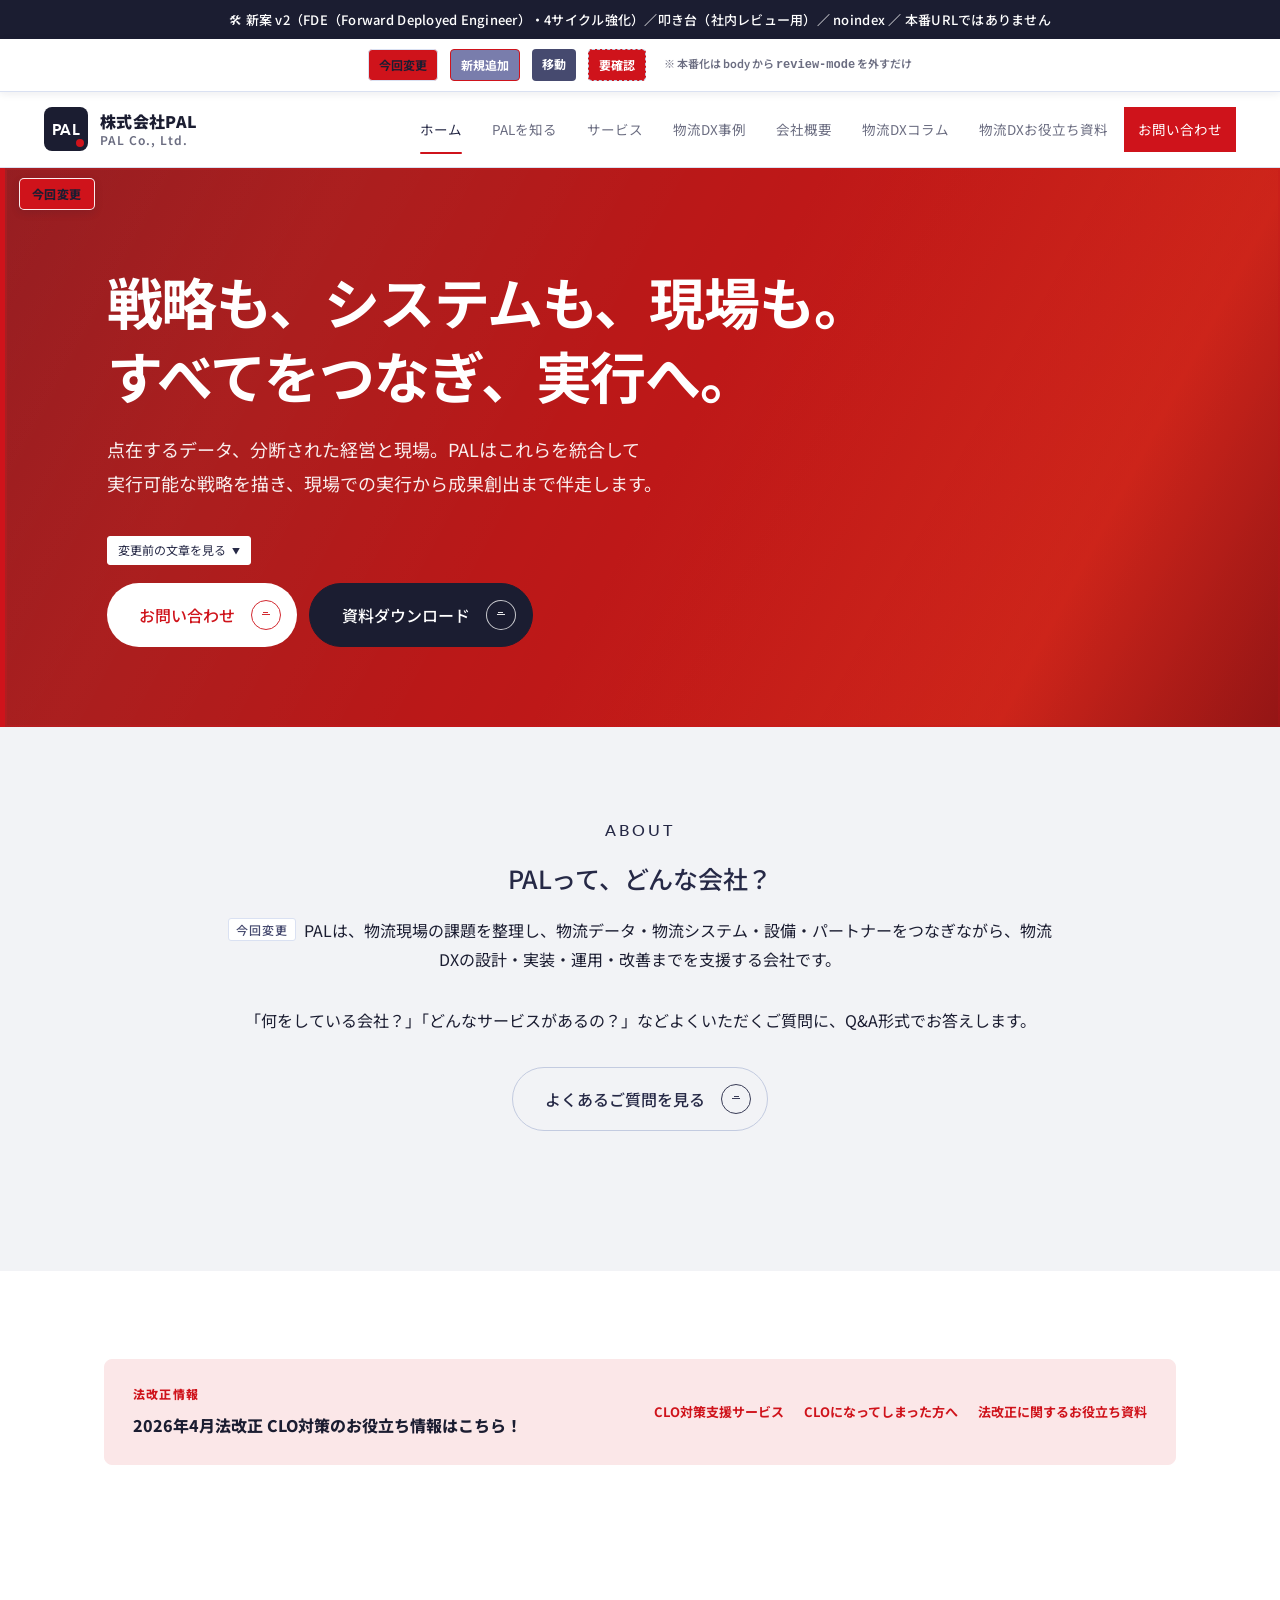
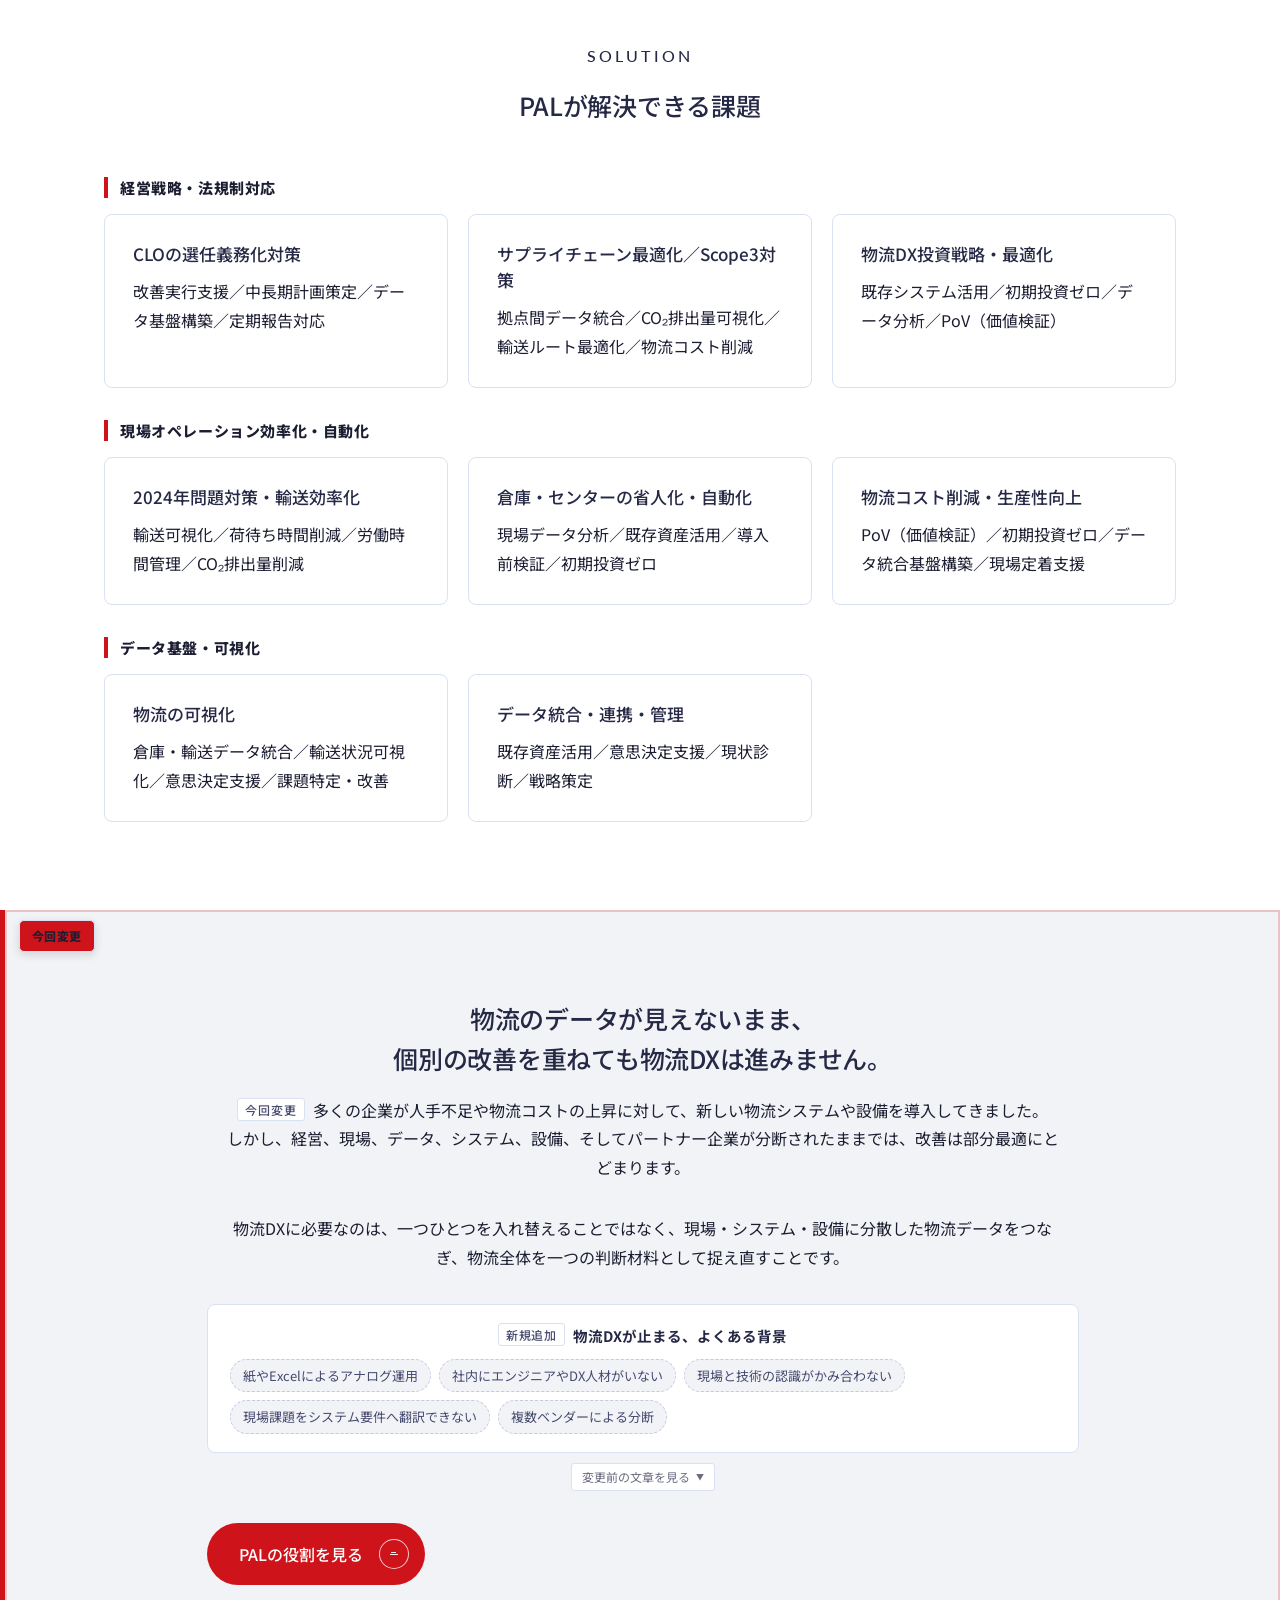
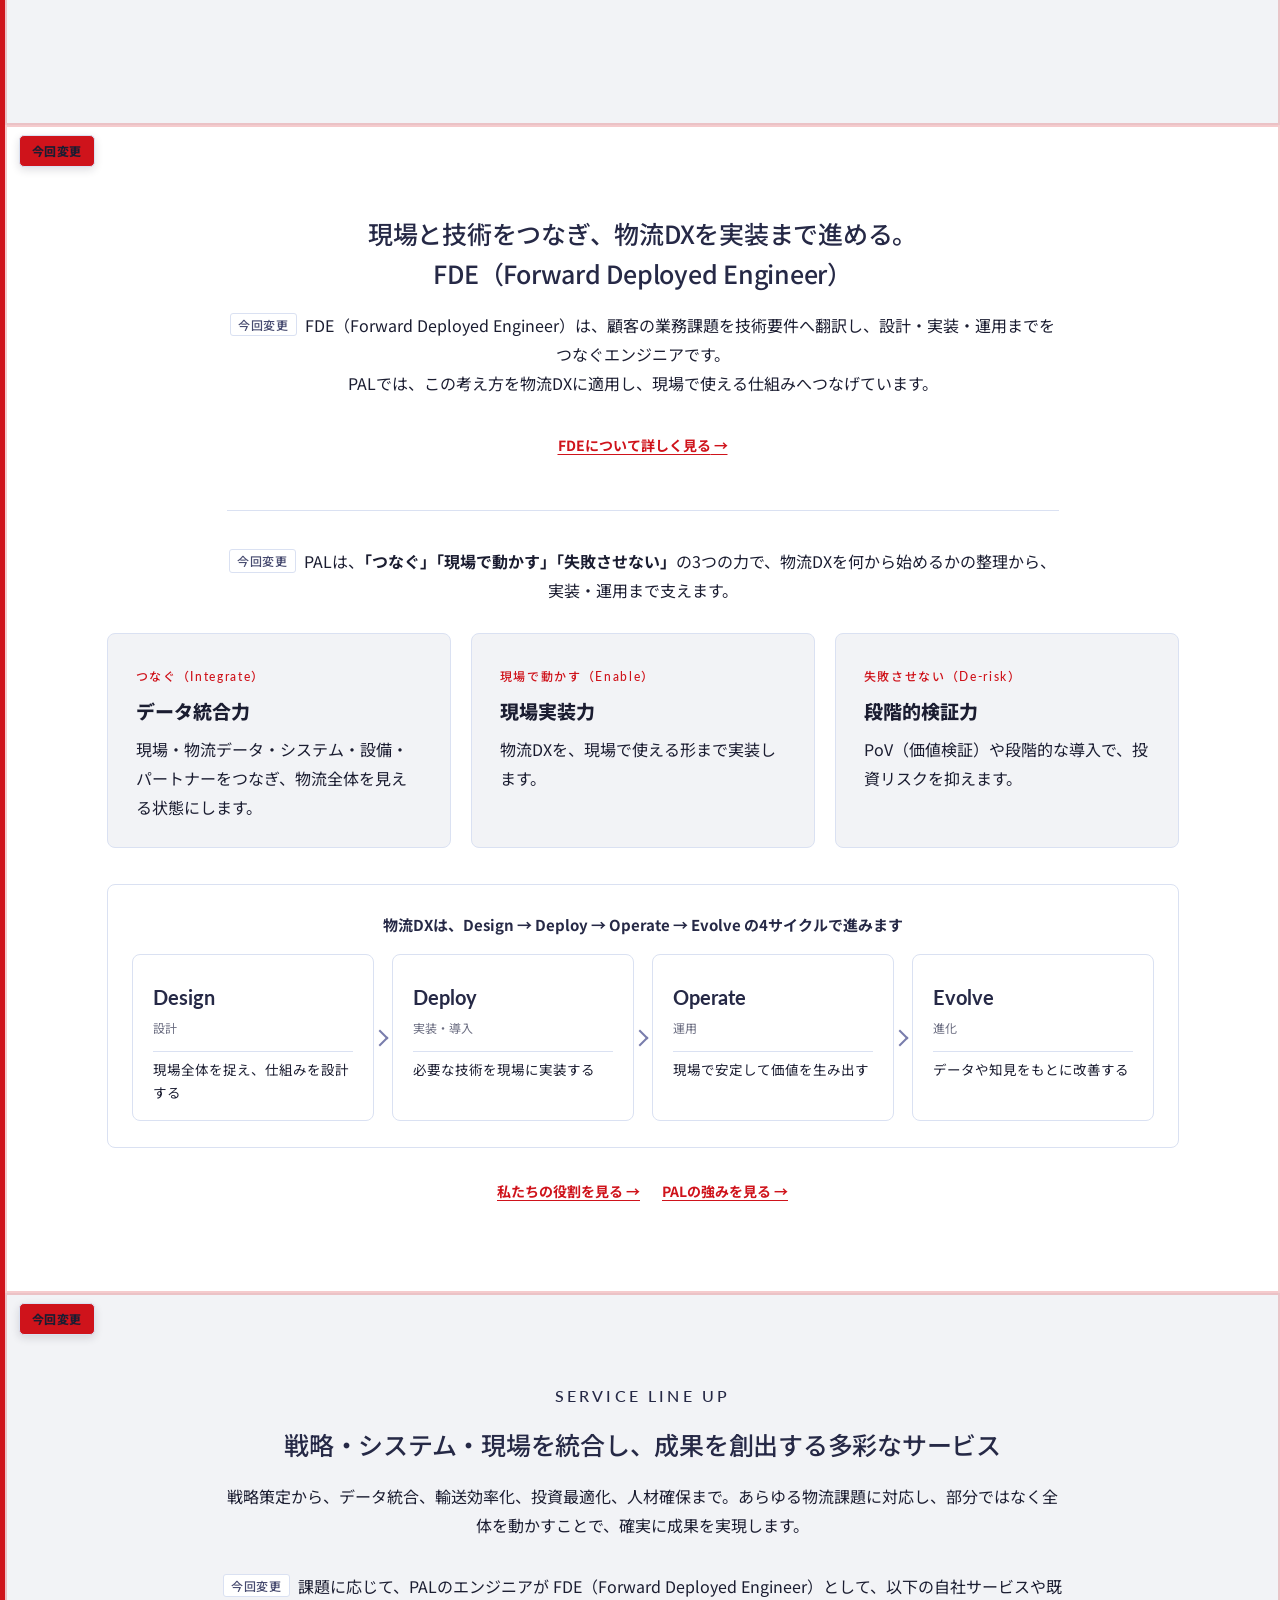
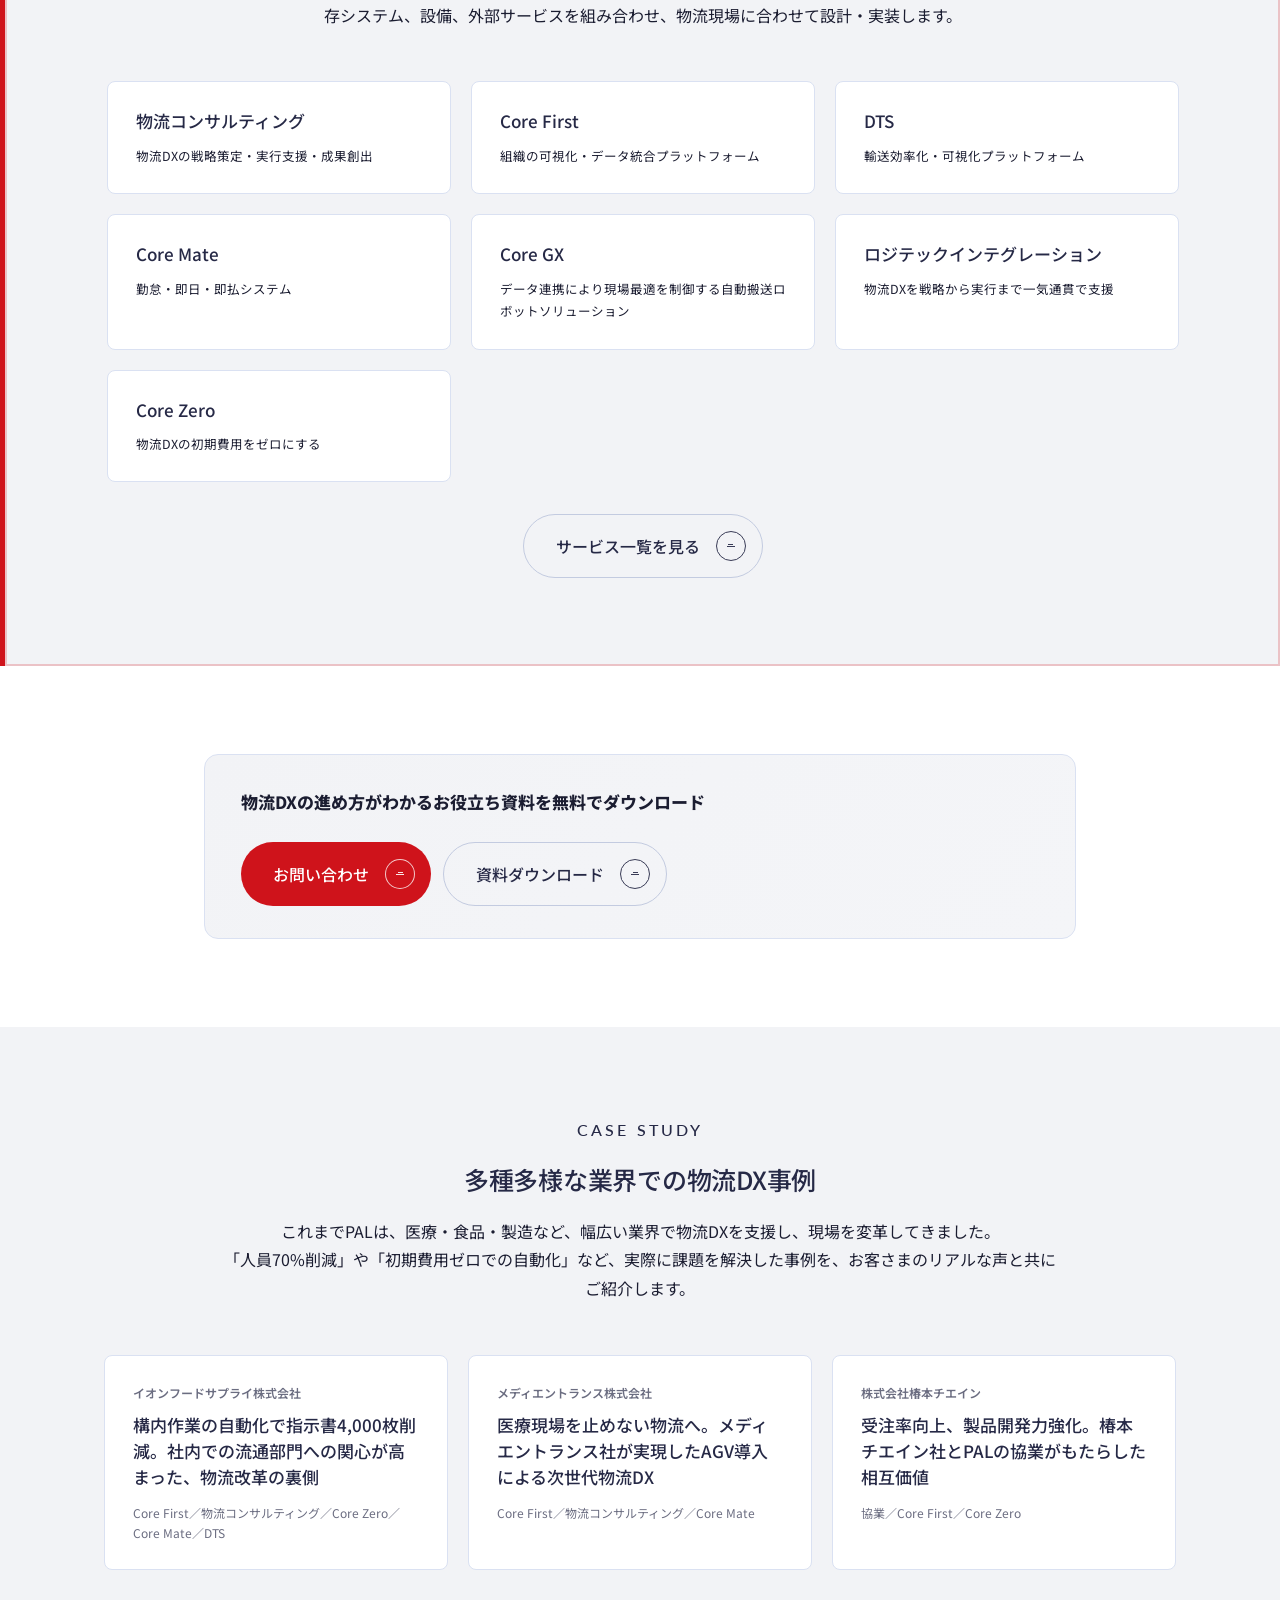
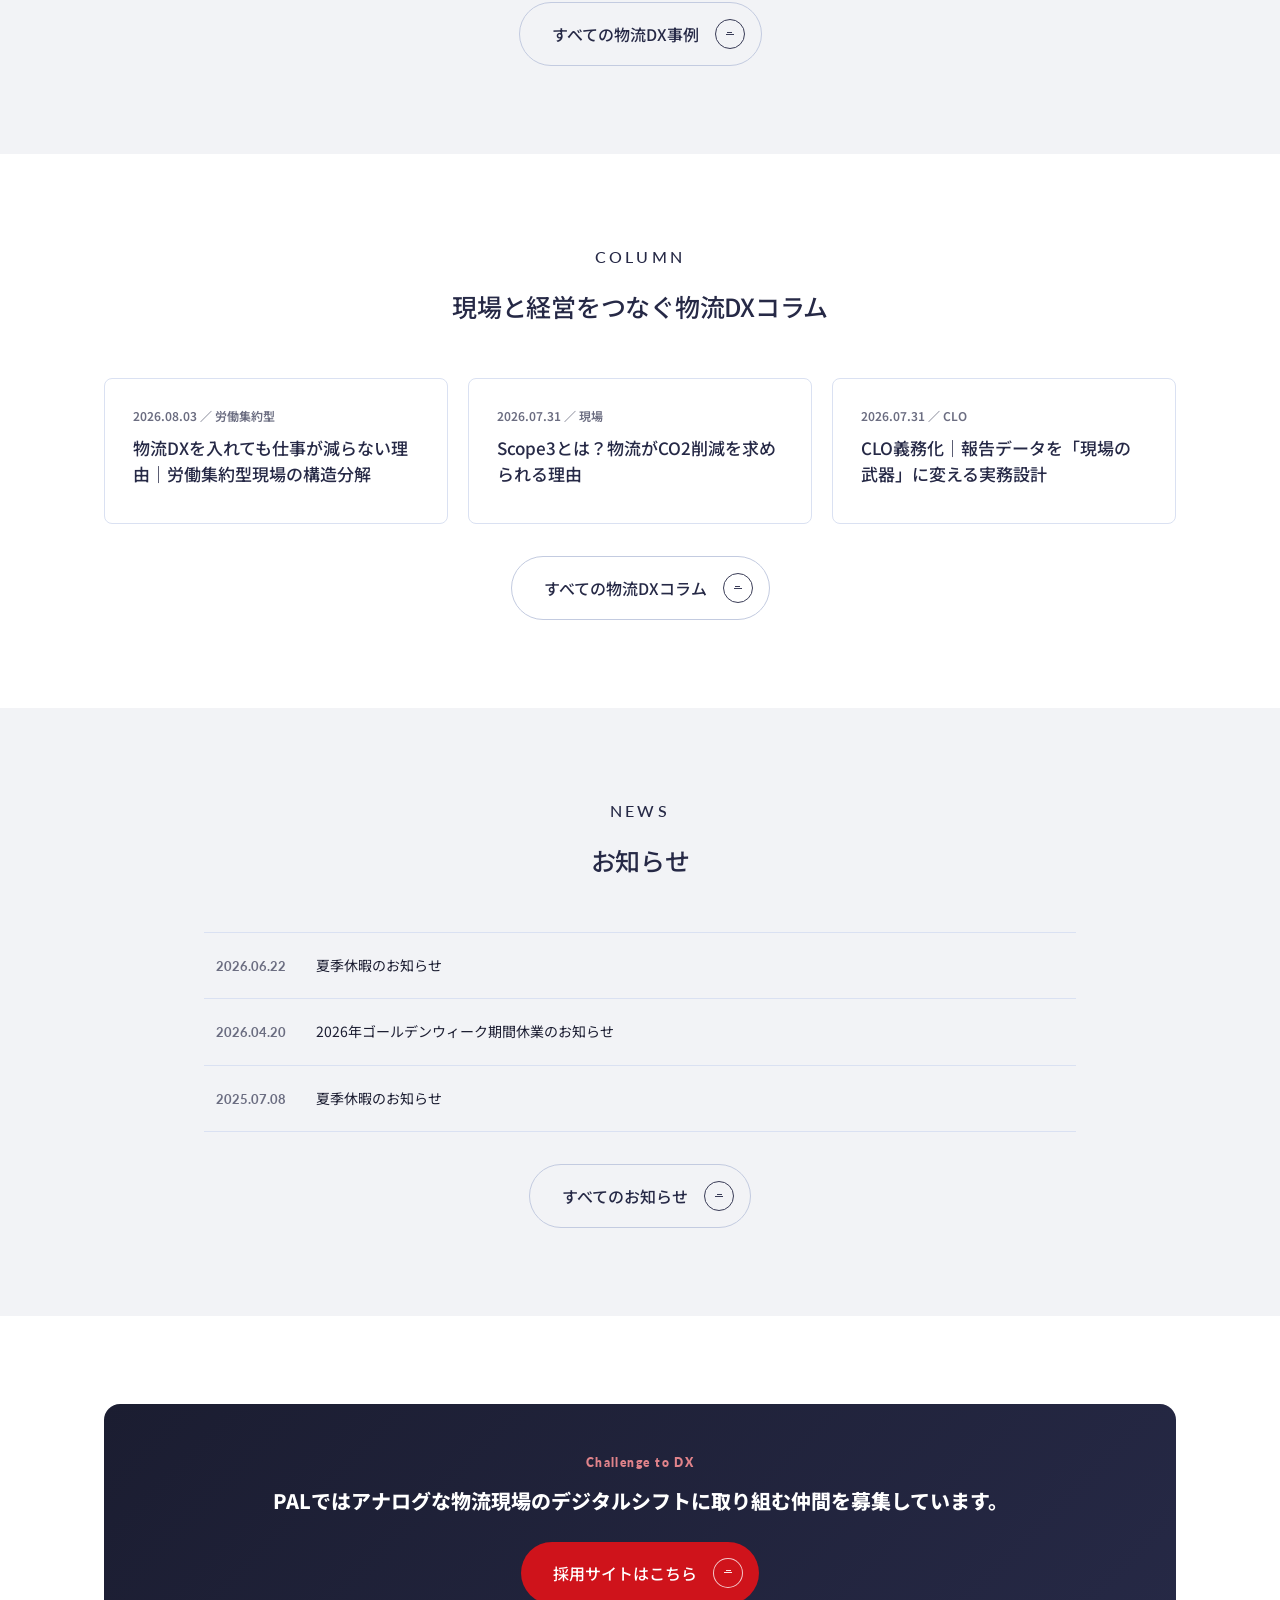
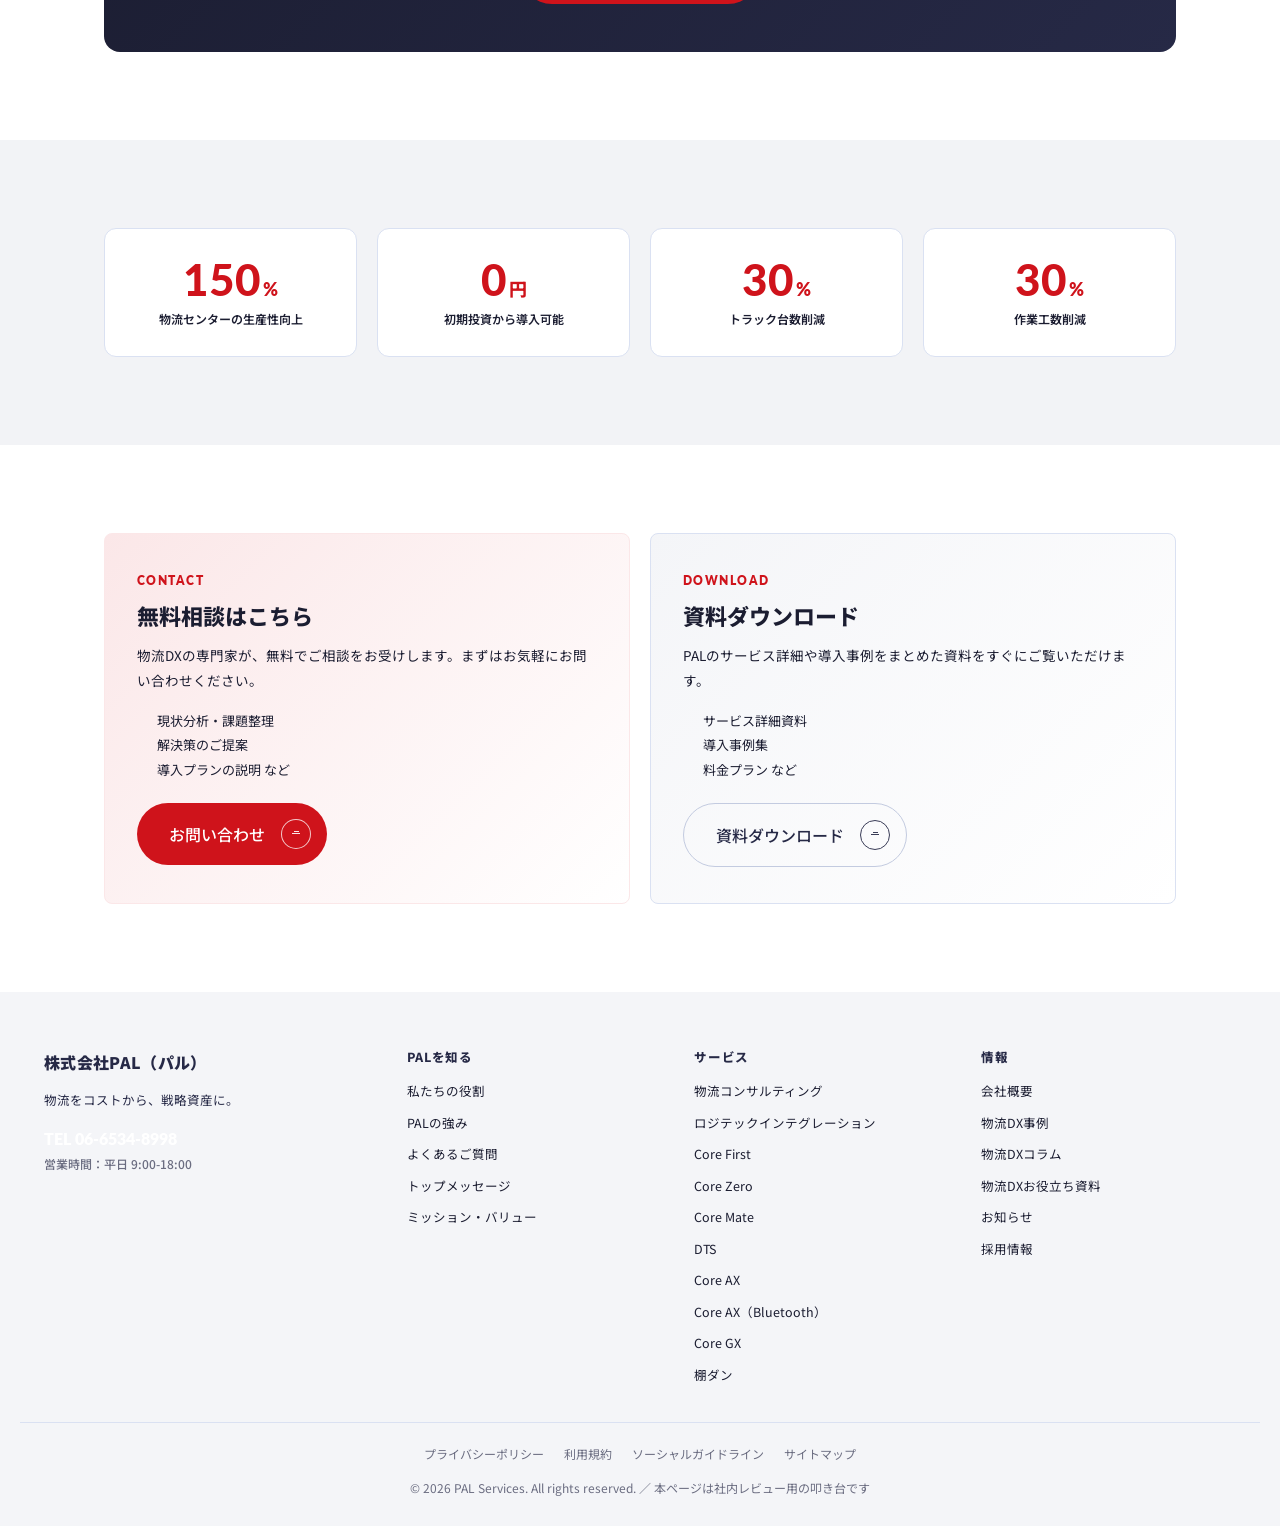
<file: pages/home-fde-v2.html>
<!DOCTYPE html>
<html lang="ja">
<head>
<meta charset="UTF-8">
<!-- レビュー環境では常に最新を表示する（本番化時は削除可） -->
<meta http-equiv="Cache-Control" content="no-cache, no-store, must-revalidate">
<meta http-equiv="Pragma" content="no-cache">
<meta http-equiv="Expires" content="0">
<meta name="viewport" content="width=device-width, initial-scale=1.0">
<meta name="robots" content="noindex, nofollow">
<title>【叩き台・新案v2】株式会社PAL｜物流をコストから、戦略資産に。</title>
<meta name="description" content="物流DX・物流改善を、FDE（Forward Deployed Engineer）型の支援で設計から実装・運用まで進める株式会社PAL。物流データの統合・可視化、倉庫の省人化・自動化、物流システムの連携を、現場で動く形まで進めます。">
<link rel="preconnect" href="https://fonts.googleapis.com">
<link rel="preconnect" href="https://fonts.gstatic.com" crossorigin>
<link href="https://fonts.googleapis.com/css2?family=Noto+Sans+JP:wght@400;500;600;700;800&family=Lato:wght@400;500;700&display=swap" rel="stylesheet">
<link rel="stylesheet" href="../assets/css/common.css?v=20260915z">
<!-- ===== JSONLD v1：画面表示内容と一致する範囲のみ（Organization の住所・ロゴ・sameAs、Person、FAQPage、Article は画面に根拠がないため未記載）。本番では URL を本番ドメインへ置換 ===== -->
<script type="application/ld+json">
{
  "@context": "https://schema.org",
  "@graph": [
    {
      "@type": "Organization",
      "@id": "https://www.pal-style.co.jp/#organization",
      "name": "株式会社PAL",
      "alternateName": "株式会社PAL（パル）",
      "url": "https://www.pal-style.co.jp/",
      "telephone": "06-6534-8998"
    },
    {
      "@type": "WebPage",
      "@id": "https://kidera-cyber.github.io/pal-renewal-preview/pages/home-fde-v2.html",
      "name": "株式会社PAL｜物流DX・物流改善を設計から実装・運用まで支援",
      "inLanguage": "ja",
      "about": {
        "@id": "https://www.pal-style.co.jp/#organization"
      }
    },
    {
      "@type": "ItemList",
      "name": "PALのサービス",
      "itemListElement": [
        {
          "@type": "ListItem",
          "position": 1,
          "item": {
            "@type": "Service",
            "name": "物流コンサルティング",
            "description": "物流DXの戦略策定・実行支援・成果創出",
            "provider": {
              "@id": "https://www.pal-style.co.jp/#organization"
            }
          }
        },
        {
          "@type": "ListItem",
          "position": 2,
          "item": {
            "@type": "Service",
            "name": "Core First",
            "description": "組織の可視化・データ統合プラットフォーム",
            "provider": {
              "@id": "https://www.pal-style.co.jp/#organization"
            }
          }
        },
        {
          "@type": "ListItem",
          "position": 3,
          "item": {
            "@type": "Service",
            "name": "DTS",
            "description": "輸送効率化・可視化プラットフォーム",
            "provider": {
              "@id": "https://www.pal-style.co.jp/#organization"
            }
          }
        },
        {
          "@type": "ListItem",
          "position": 4,
          "item": {
            "@type": "Service",
            "name": "Core Mate",
            "description": "勤怠・即日・即払システム",
            "provider": {
              "@id": "https://www.pal-style.co.jp/#organization"
            }
          }
        },
        {
          "@type": "ListItem",
          "position": 5,
          "item": {
            "@type": "Service",
            "name": "Core GX",
            "description": "データ連携により現場最適を制御する自動搬送ロボットソリューション",
            "provider": {
              "@id": "https://www.pal-style.co.jp/#organization"
            }
          }
        },
        {
          "@type": "ListItem",
          "position": 6,
          "item": {
            "@type": "Service",
            "name": "ロジテックインテグレーション",
            "description": "物流DXを戦略から実行まで一気通貫で支援",
            "provider": {
              "@id": "https://www.pal-style.co.jp/#organization"
            }
          }
        },
        {
          "@type": "ListItem",
          "position": 7,
          "item": {
            "@type": "Service",
            "name": "Core Zero",
            "description": "物流DXの初期費用をゼロにする",
            "provider": {
              "@id": "https://www.pal-style.co.jp/#organization"
            }
          }
        }
      ]
    }
  ]
}
</script>
</head>
<body class="review-mode">

<div id="previewBanner">🛠 新案 v2（<span class="fde-name"><span class="fde-name__k">FDE（Forward</span> Deployed Engineer）</span>・4サイクル強化）／叩き台（社内レビュー用）／ noindex ／ 本番URLではありません</div>

<div class="review-legend" role="note" aria-label="レビュー用マーキングの凡例">
  <span class="review-legend__item review-legend__item--changed">今回変更</span>
  <span class="review-legend__item review-legend__item--added">新規追加</span>
  <span class="review-legend__item review-legend__item--moved">移動</span>
  <span class="review-legend__item review-legend__item--check">要確認</span>
  <span class="review-legend__note">※ 本番化は body から <code>review-mode</code> を外すだけ</span>
</div>

<header class="gheader">
  <div class="gheader__inner">
    <a class="gbrand" href="./home-fde-v2.html"><span class="gbrand__mark">PAL</span><span class="gbrand__name">株式会社PAL<small>PAL Co., Ltd.</small></span></a>
    <nav class="gnav" aria-label="グローバルナビゲーション">
      <a href="./home-fde-v2.html" class="is-current">ホーム</a>
      <div class="gnav__group"><a href="./role-fde-v2.html" aria-haspopup="true">PALを知る</a><div class="gnav__sub" aria-label="PALを知る"><a href="./role-fde-v2.html">私たちの役割</a><a href="./fde-v2.html">FDEとは？</a><a href="./reason-fde-v2.html">PALの強み</a><a href="./faq-fde-v2.html">よくあるご質問</a></div></div><!-- NAV-STRENGTH v1：PC ナビに「PALの強み」への導線がなかったため、PALを知る配下にサブメニューを追加 -->
      <a href="./service.html">サービス</a>
      <a href="#">物流DX事例</a>
      <a href="#">会社概要</a>
      <a href="#">物流DXコラム</a>
      <a href="#">物流DXお役立ち資料</a>
      <a href="#" class="gnav-cta">お問い合わせ</a>
    </nav>
    <button class="menu-toggle" id="menuToggle" aria-label="メニューを開く"><span></span><span></span><span></span></button>
  </div>
</header>
<nav class="mobile-nav" id="mobileNav">
  <a href="./home-fde-v2.html">ホーム</a>
  <a href="./role-fde-v2.html">私たちの役割</a>
  <a href="./fde-v2.html">FDEとは？</a>
  <a href="./reason-fde-v2.html">PALの強み</a>
    <a href="./service.html">サービス</a>
  <a href="#">物流DX事例</a>
  <a href="#">会社概要</a>
  <a href="#" class="gnav-cta">お問い合わせ</a>
</nav>

<!-- ===== FV-RESTORE v3 START：現行サイト www.pal-style.co.jp のFVへ戻す。
     「つなぐ」を捨てず、2行目のみ「すべてをつなぎ、実行へ。」へ更新。
     旧案（物流の構想を、現場で動く仕組みへ。）は現行からの連続性が切れるため不採用。
     復元するには git 履歴 771e2b5 の該当 section を戻す ===== -->
<section class="phero phero--home review-changed">
  <span class="review-label">今回変更</span>
  <div class="container phero__inner">
    <h1 class="phero__title">戦略も、システムも、現場も。<br>すべてをつなぎ、実行へ。</h1>
    <p class="phero__sub">点在するデータ、分断された経営と現場。PALはこれらを統合して<br>実行可能な戦略を描き、現場での実行から成果創出まで伴走します。</p>
    <details class="rdiff"><summary>変更前の文章を見る</summary><div class="rdiff__body"><div class="rdiff__row"><span class="rdiff__lbl">【変更前】現行サイト www.pal-style.co.jp</span><p class="rdiff__txt">戦略も、システムも、現場も。すべてをつなぐ、PAL。<br>点在するデータ、分断された経営と現場。PALはこれらを統合して実行可能な戦略を描き、現場での実行から成果創出まで伴走します。</p><p class="rdiff__txt rdiff__txt--none" style="margin-top:6px">※ リード文は現行サイトのまま維持しています。見出し2行目のみ「すべてをつなぐ、PAL。」→「すべてをつなぎ、実行へ。」へ更新しました。</p></div><div class="rdiff__row rdiff__row--after"><span class="rdiff__lbl">【変更後】</span><p class="rdiff__txt">戦略も、システムも、現場も。<br>すべてをつなぎ、実行へ。</p></div></div></details>
    <div class="phero__ctas">
      <a href="#" class="btn btn--red">お問い合わせ</a>
      <a href="#" class="btn btn--ghost">資料ダウンロード</a>
    </div>
  </div>
</section>
<!-- ===== FV-RESTORE v3 END ===== -->

<!-- SEC1：PALって、どんな会社？ -->
<section class="section section--soft">
  <div class="container container--narrow">
    <div class="section__head">
      <span class="section__eyebrow">ABOUT</span>
      <h2 class="section__title">PALって、どんな会社？</h2>
      <p class="section__lead"><span class="rnew">今回変更</span>PALは、物流現場の課題を整理し、物流データ・物流システム・設備・パートナーをつなぎながら、物流DXの設計・実装・運用・改善までを支援する会社です。</p>
      <p class="section__lead">「何をしている会社？」「どんなサービスがあるの？」などよくいただくご質問に、Q&A形式でお答えします。</p>
      <a href="./faq-fde-v2.html" class="btn btn--ghost">よくあるご質問を見る</a>
    </div>
  </div>
</section>

<!-- SEC2：CLO対策バナー -->
<section class="section">
  <div class="container">
    <div class="info-band">
      <div class="info-band__body">
        <p class="info-band__eyebrow">法改正情報</p>
        <p class="info-band__title">2026年4月法改正 CLO対策のお役立ち情報はこちら！</p>
      </div>
      <div class="info-band__links">
        <a href="https://www.pal-style.co.jp/service/clo-position/">CLO対策支援サービス</a>
        <a href="#">CLOになってしまった方へ</a>
        <a href="#">法改正に関するお役立ち資料</a>
      </div>
    </div>
  </div>
</section>

<!-- SEC3：SOLUTION -->
<section class="section">
  <div class="container">
    <div class="section__head">
      <span class="section__eyebrow">SOLUTION</span>
      <h2 class="section__title">PALが解決できる課題</h2>
    </div>
    <h3 class="cat-title">経営戦略・法規制対応</h3>
    <div class="grid-3">
      <a class="card" href="https://www.pal-style.co.jp/service/clo-position/"><h4 class="card__title">CLOの選任義務化対策</h4><p class="card__body">改善実行支援／中長期計画策定／データ基盤構築／定期報告対応</p></a>
      <a class="card" href="https://www.pal-style.co.jp/service/supply-chain-optimization/"><h4 class="card__title">サプライチェーン最適化／Scope3対策</h4><p class="card__body">拠点間データ統合／CO₂排出量可視化／輸送ルート最適化／物流コスト削減</p></a>
      <a class="card" href="https://www.pal-style.co.jp/service/logistics-dx/"><h4 class="card__title">物流DX投資戦略・最適化</h4><p class="card__body">既存システム活用／初期投資ゼロ／データ分析／PoV（価値検証）</p></a>
    </div>
    <h3 class="cat-title">現場オペレーション効率化・自動化</h3>
    <div class="grid-3">
      <a class="card" href="https://www.pal-style.co.jp/service/2024-problem/"><h4 class="card__title">2024年問題対策・輸送効率化</h4><p class="card__body">輸送可視化／荷待ち時間削減／労働時間管理／CO₂排出量削減</p></a>
      <a class="card" href="https://www.pal-style.co.jp/service/warehouse-automation/"><h4 class="card__title">倉庫・センターの省人化・自動化</h4><p class="card__body">現場データ分析／既存資産活用／導入前検証／初期投資ゼロ</p></a>
      <a class="card" href="https://www.pal-style.co.jp/service/cost-optimization/"><h4 class="card__title">物流コスト削減・生産性向上</h4><p class="card__body">PoV（価値検証）／初期投資ゼロ／データ統合基盤構築／現場定着支援</p></a>
    </div>
    <h3 class="cat-title">データ基盤・可視化</h3>
    <div class="grid-3">
      <a class="card" href="https://www.pal-style.co.jp/service/logistics-visibility/"><h4 class="card__title">物流の可視化</h4><p class="card__body">倉庫・輸送データ統合／輸送状況可視化／意思決定支援／課題特定・改善</p></a>
      <a class="card" href="https://www.pal-style.co.jp/service/data-management/"><h4 class="card__title">データ統合・連携・管理</h4><p class="card__body">既存資産活用／意思決定支援／現状診断／戦略策定</p></a>
    </div>
  </div>
</section>

<!-- SEC4：主張 → 私たちの役割へ誘導 -->
<section class="section section--soft review-changed">
  <span class="review-label">今回変更</span>
  <div class="container container--narrow">
    <div class="section__head">
      <h2 class="section__title">物流のデータが見えないまま、<br>個別の改善を重ねても物流DXは進みません。</h2>
      <p class="section__lead"><span class="rnew">今回変更</span>多くの企業が人手不足や物流コストの上昇に対して、新しい物流システムや設備を導入してきました。<br>しかし、経営、現場、データ、システム、設備、そしてパートナー企業が分断されたままでは、改善は部分最適にとどまります。</p>
      <p class="section__lead">物流DXに必要なのは、一つひとつを入れ替えることではなく、現場・システム・設備に分散した物流データをつなぎ、物流全体を一つの判断材料として捉え直すことです。</p>
      <!-- ===== WORDING-GAP v1：可視文言の「リテラシーギャップ」「ギャップ」を「現場と技術の間にあるズレ／認識がかみ合わない／認識のズレ」へ言い換え ===== -->
<!-- ===== V2-WHY v1：物流DXが止まる背景（リテラシーギャップ等）と FDE の初出を追加 ===== -->
      <div class="stall">
        <p class="stall__t"><span class="rnew">新規追加</span>物流DXが止まる、よくある背景</p>
        <ul class="stall__list">
          <li>紙やExcelによるアナログ運用</li>
          <li>社内にエンジニアやDX人材がいない</li>
          <li>現場と技術の認識がかみ合わない</li>
          <li>現場課題をシステム要件へ翻訳できない</li>
          <li>複数ベンダーによる分断</li>
        </ul>
      </div>
      <!-- ===== V2-FDE-VALUE v1：FDE の説明を「現場に入る人」から「リテラシーギャップを埋め、実装・運用まで成立させる役割」へ強化。
           直上のチップ（課題）→ FDE の価値 → 結果、の因果で読ませる。
           旧文：PALでは FDE が現場に入り、業務を理解したうえで、現場の言葉を技術要件へ翻訳するところから進めます。 ===== -->
      <!-- ===== V2-GAPVIZ v1 START：長文だった「リテラシーギャップ → FDE → 役割分担」を3段の図解へ再編集。
           旧文（復元用）：今回変更物流DXが止まる原因の一つは、現場とデジタルの間にあるリテラシーギャップです。現場は業務を理解していても、その課題をシステム要件に変換しにくく、技術側はシステムを理解していても、現場運用の細部までは把握しきれません。 そのため物流DXでは、業務と技術の間を翻訳し、設計・実装・運用までつなぐ役割が必要になります。PALでは、FDE（Forward Deployed Engineer）がその役割を担います。FDE（Forward Deployed Engineer）とは、業務課題を技術要件へ翻訳し、設計・実装・運用・改善までを進める役割です。 物流DXを検討する企業では、社内に専任エンジニアやDX人材を持たないケースも少なくありません。その場合でも、判断をお客さまが行い、実装・運用・改善を専門側に任せられれば物流DXは進められます。PALは、現場で安定して動き、価値を生み続けるところまでを担います。 ===== -->
      <!-- ===== GAP-MOVE v1：ギャップ比較図（現場側／認識のズレ／技術側）は FDE 特設 v2（pages/fde-v2.html #why）へ移動。HOME は背景チップのみ。復元は git 履歴 2a3f6af ===== -->
      <!-- ===== V2-GAPVIZ v1 END ===== -->
      <!-- ===== H-02 v3：PALの提供価値（つないで終わりにせず／データ・ノウハウ・判断基準をお客さま側に残す）を
           本セクションから撤去。本セクションは「なぜ物流DXが進まないのか」という課題提示に専念し、
           PALの答えは次の APPROACH セクションで示す（役割の重複解消）。
           救済情報：内容は APPROACH の「できるようにする（Enable）」カードへ移設。
           復元するには git 履歴 1f20550 の該当段落を戻す ===== -->
      <details class="rdiff"><summary>変更前の文章を見る</summary><div class="rdiff__body"><div class="rdiff__row"><span class="rdiff__lbl">【変更前】現行サイト www.pal-style.co.jp</span><p class="rdiff__txt">そんな状況に対してPALは、戦略から実行まで統合するロジテックインテグレーターとして、分断を解消し、スピーディに物流DXを実現します。</p><p class="rdiff__txt rdiff__txt--none" style="margin-top:6px">※ 現行サイトでは同セクションの締めにこの一文が置かれています。</p></div><div class="rdiff__row rdiff__row--after"><span class="rdiff__lbl">【変更後】</span><p class="rdiff__txt">多くの企業が物流課題に対して、新しいシステムや設備を導入してきました。しかし、経営、現場、データ、システム、設備、そしてパートナー企業が分断されたままでは、改善は部分最適にとどまります。<br>物流DXに必要なのは、一つひとつを入れ替えることではなく、物流全体を一つの流れとして捉え直すことです。</p><p class="rdiff__txt rdiff__txt--none" style="margin-top:6px">※ 本セクションは課題提示に専念する方針へ変更しました。PALの提供価値（つないで終わりにせず／データ・ノウハウ・判断基準をお客さま側に残す）は、次の APPROACH セクションの「できるようにする（Enable）」カードへ移しています。</p></div></div></details>
      <!-- ===== FDE-REPOSITION v2：FDE の紹介は独立セクション（FDE-TOP v1）と常設ページ pages/fde.html へ移設。
           本セクションでは触れない。復元するには git 履歴 9500fee の該当段落を戻す ===== -->
      <p class="section__cta-wrap" style="text-align:left"><a href="./role-fde-v2.html" class="btn btn--red">PALの役割を見る</a></p>
    </div>
  </div>
</section>

<!-- SEC5：APPROACH
     ===== V2-APPROACH v6：FDE は入口として 定義1文＋PALでの適用1文＋特設への導線 のみに簡素化（3列図解・長文を撤去し FDE 特設 v2 へ集約）。旧 v5 は git 履歴 6339118 =====
     ===== V2-APPROACH v5：HOME 用に簡素化。導入（2文）→ FDE 3列図解 → 役割分担（簡潔）→ 3つの力（短文）→ 4サイクル予告（短文）→ 導線。
     4サイクルの正式定義文は役割ページ #cycle に掲載。HOME は予告用の短文。旧構成は git 履歴 252a678 ===== -->
<section class="section review-changed">
  <span class="review-label">今回変更</span>
  <div class="container">
    <div class="section__head">
      <h2 class="section__title">現場と技術をつなぎ、<span class="nw">物流DXを実装まで進める。</span><br><span class="fde-name"><span class="fde-name__k">FDE（Forward</span> Deployed Engineer）</span></h2>
      <p class="section__lead"><span class="rnew">今回変更</span><span class="fde-name"><span class="fde-name__k">FDE（Forward</span> Deployed Engineer）</span>は、顧客の業務課題を技術要件へ翻訳し、設計・実装・運用までをつなぐエンジニアです。<br>PALでは、この考え方を物流DXに適用し、現場で使える仕組みへつなげています。</p>
      <p class="home-fde-cta"><a href="./fde-v2.html" class="fde-cta-link">FDEについて詳しく見る</a></p>
    </div>

    <!-- ① FDE 3列図解：V2-APPROACH v6 で撤去（FDE 特設 v2 の 03 HOW へ集約） -->

    <!-- ===== HOME-ROLES-TRIM v1：役割分担図（お客さま / PAL・FDE）と補足文を削除し、見出し下の本文へ統合。詳細は役割ページ。復元は git 履歴 2ace8cd ===== -->

    <!-- ③ 3つの力 -->
    <p class="approach-lead2"><span class="rnew">今回変更</span>PALは、<strong>「つなぐ」</strong><strong>「現場で動かす」</strong><strong>「失敗させない」</strong>の3つの力で、物流DXを何から始めるかの整理から、実装・運用まで支えます。</p>
    <div class="grid-3">
      <div class="card card--filled">
        <p class="card__eyebrow">つなぐ（Integrate）</p>
        <h3 class="card__title">データ統合力</h3>
        <p class="card__body">現場・物流データ・システム・設備・パートナーをつなぎ、物流全体を見える状態にします。</p>
      </div>
      <div class="card card--filled">
        <p class="card__eyebrow">現場で動かす（Enable）</p>
        <h3 class="card__title">現場実装力</h3>
        <p class="card__body">物流DXを、現場で使える形まで実装します。</p>
      </div>
      <div class="card card--filled">
        <p class="card__eyebrow">失敗させない（De-risk）</p>
        <h3 class="card__title">段階的検証力</h3>
        <p class="card__body">PoV（価値検証）や段階的な導入で、投資リスクを抑えます。</p>
      </div>
    </div>

    <!-- ④ 4サイクル（予告） -->
    <div class="v2cycle v2cycle--brief">
      <p class="v2cycle__head">物流DXは、<span class="nw">Design → Deploy → Operate → Evolve</span> の4サイクルで進みます</p>
      <ol class="cycle4">
        <li class="cycle4__item"><span class="cycle4__cy"><b>Design</b><span class="cycle4__ja">設計</span></span><p class="cycle4__aim">現場全体を捉え、仕組みを設計する</p></li>
        <li class="cycle4__item"><span class="cycle4__cy"><b>Deploy</b><span class="cycle4__ja">実装・導入</span></span><p class="cycle4__aim">必要な技術を現場に実装する</p></li>
        <li class="cycle4__item"><span class="cycle4__cy"><b>Operate</b><span class="cycle4__ja">運用</span></span><p class="cycle4__aim">現場で安定して価値を生み出す</p></li>
        <li class="cycle4__item cycle4__item--last"><span class="cycle4__cy"><b>Evolve</b><span class="cycle4__ja">進化</span></span><p class="cycle4__aim">データや知見をもとに改善する</p></li>
      </ol>
    </div>

    <!-- ⑤ 詳細ページへの導線 -->
    <ul class="nextlinks" aria-label="さらに詳しく">
      <li><a href="./role-fde-v2.html">私たちの役割を見る</a></li>
      <li><a href="./reason-fde-v2.html">PALの強みを見る</a></li>
    </ul>
  </div>
</section>

<!-- ===== PHASE v6：トップから撤去（§10・§12）。
     移動先：PALの強み（pages/reason.html #cycle）— Design→Deploy→Operate→Evolve の循環構造として再構成。
     トップに残したもの：APPROACH 3カード直下の 4語横フロー＋1文のみ（CYCLE-MINI v2）。
     Physical AI の説明は PALの強み（reason.html #cycle）へ集約している。
     復元するには git 履歴 92b0959 の pages/home.html の PHASE セクションを戻す ===== -->

<!-- ===== FDE-TOP v5：トップから撤去（§7・§9）。
     移動先：PALを知る（pages/role.html #fde）— FDEとは／4つの役割／お客さま側に残るもの を拡充。
     さらに詳しい説明は FDE 常設ページ pages/fde.html（本番想定 /about/fde/）。
     トップに残したもの：APPROACH「できるようにする（Enable）」カード内の1文と導線のみ。
     復元するには git 履歴 92b0959 の pages/home.html の FDE-TOP セクションを戻す ===== -->

<!-- SEC6：SERVICE LINE UP - 現行7サービス + FDE 1件のみ追加 -->
<section class="section section--soft review-changed">
  <span class="review-label">今回変更</span>
  <div class="container">
    <div class="section__head">
      <span class="section__eyebrow">SERVICE LINE UP</span>
      <h2 class="section__title">戦略・システム・現場を統合し、成果を創出する多彩なサービス</h2>
      <!-- ===== H-04：SERVICE LINE UP リード末尾に1文追加（FDE導線を兼ねる。独立セクションは作らない） ===== -->
      <p class="section__lead">戦略策定から、データ統合、輸送効率化、投資最適化、人材確保まで。あらゆる物流課題に対応し、部分ではなく全体を動かすことで、確実に成果を実現します。</p>
      <p class="section__lead"><span class="rnew">今回変更</span>課題に応じて、PALのエンジニアが <span class="fde-name"><span class="fde-name__k">FDE（Forward</span> Deployed Engineer）</span>として、以下の自社サービスや既存システム、設備、外部サービスを組み合わせ、物流現場に合わせて設計・実装します。</p>
    </div>
    <div class="grid-3">
      <a class="card" href="https://www.pal-style.co.jp/service/logistics-consulting/"><h3 class="card__title">物流コンサルティング</h3><p class="card__body-sm">物流DXの戦略策定・実行支援・成果創出</p></a>
      <a class="card" href="https://www.pal-style.co.jp/service/core-first/"><h3 class="card__title">Core First</h3><p class="card__body-sm">組織の可視化・データ統合プラットフォーム</p></a>
      <a class="card" href="https://www.pal-style.co.jp/service/dts/"><h3 class="card__title">DTS</h3><p class="card__body-sm">輸送効率化・可視化プラットフォーム</p></a>
      <a class="card" href="https://www.pal-style.co.jp/service/mate/"><h3 class="card__title">Core Mate</h3><p class="card__body-sm">勤怠・即日・即払システム</p></a>
      <a class="card" href="https://lp.pal-style.co.jp/core-gx/index.html"><h3 class="card__title">Core GX</h3><p class="card__body-sm">データ連携により現場最適を制御する自動搬送ロボットソリューション</p></a>
      <a class="card" href="https://lp.pal-style.co.jp/logitec-integration/"><h3 class="card__title">ロジテックインテグレーション</h3><p class="card__body-sm">物流DXを戦略から実行まで一気通貫で支援</p></a>
      <a class="card" href="https://www.pal-style.co.jp/service/zero/"><h3 class="card__title">Core Zero</h3><p class="card__body-sm">物流DXの初期費用をゼロにする</p></a>
      <!-- ===== FDE-REPOSITION v1：FDE をサービス一覧から撤去。独立サービスではなく「PALを知る」配下の役割・機能として扱うため。導線は役割セクションへ移設 ===== -->
    </div>
    <p class="section__cta-wrap"><a href="./service.html" class="btn btn--ghost">サービス一覧を見る</a></p>
  </div>
</section>

<!-- SEC7：資料DL促進 -->
<section class="section">
  <div class="container container--narrow">
    <div class="dl-band">
      <p class="dl-band__title">物流DXの進め方がわかるお役立ち資料を無料でダウンロード</p>
      <div class="dl-band__ctas">
        <a href="#" class="btn btn--red">お問い合わせ</a>
        <a href="#" class="btn btn--ghost">資料ダウンロード</a>
      </div>
    </div>
  </div>
</section>

<!-- SEC8：CASE STUDY（現行3件を仮再現 ／ ※要確認：掲載可否） -->
<section class="section section--soft">
  <div class="container">
    <div class="section__head">
      <span class="section__eyebrow">CASE STUDY</span>
      <h2 class="section__title">多種多様な業界での物流DX事例</h2>
      <p class="section__lead">これまでPALは、医療・食品・製造など、幅広い業界で物流DXを支援し、現場を変革してきました。<br>「人員70%削減」や「初期費用ゼロでの自動化」など、実際に課題を解決した事例を、お客さまのリアルな声と共にご紹介します。</p>
    </div>
    <div class="grid-3">
      <a class="card card--case" href="#"><p class="card__meta">イオンフードサプライ株式会社</p><h3 class="card__title">構内作業の自動化で指示書4,000枚削減。社内での流通部門への関心が高まった、物流改革の裏側</h3><p class="card__tags">Core First／物流コンサルティング／Core Zero／Core Mate／DTS</p></a>
      <a class="card card--case" href="#"><p class="card__meta">メディエントランス株式会社</p><h3 class="card__title">医療現場を止めない物流へ。メディエントランス社が実現したAGV導入による次世代物流DX</h3><p class="card__tags">Core First／物流コンサルティング／Core Mate</p></a>
      <a class="card card--case" href="#"><p class="card__meta">株式会社椿本チエイン</p><h3 class="card__title">受注率向上、製品開発力強化。椿本チエイン社とPALの協業がもたらした相互価値</h3><p class="card__tags">協業／Core First／Core Zero</p></a>
    </div>
    <p class="section__cta-wrap"><a href="#" class="btn btn--ghost">すべての物流DX事例</a></p>
  </div>
</section>

<!-- SEC9：COLUMN -->
<section class="section">
  <div class="container">
    <div class="section__head">
      <span class="section__eyebrow">COLUMN</span>
      <h2 class="section__title">現場と経営をつなぐ物流DXコラム</h2>
    </div>
    <div class="grid-3">
      <a class="card card--col" href="#"><p class="card__meta">2026.08.03 ／ 労働集約型</p><h3 class="card__title">物流DXを入れても仕事が減らない理由｜労働集約型現場の構造分解</h3></a>
      <a class="card card--col" href="#"><p class="card__meta">2026.07.31 ／ 現場</p><h3 class="card__title">Scope3とは？物流がCO2削減を求められる理由</h3></a>
      <a class="card card--col" href="#"><p class="card__meta">2026.07.31 ／ CLO</p><h3 class="card__title">CLO義務化｜報告データを「現場の武器」に変える実務設計</h3></a>
    </div>
    <p class="section__cta-wrap"><a href="#" class="btn btn--ghost">すべての物流DXコラム</a></p>
  </div>
</section>

<!-- SEC10：NEWS -->
<section class="section section--soft">
  <div class="container container--narrow">
    <div class="section__head">
      <span class="section__eyebrow">NEWS</span>
      <h2 class="section__title">お知らせ</h2>
    </div>
    <ul class="news-list">
      <li><span class="news-list__date">2026.06.22</span>夏季休暇のお知らせ</li>
      <li><span class="news-list__date">2026.04.20</span>2026年ゴールデンウィーク期間休業のお知らせ</li>
      <li><span class="news-list__date">2025.07.08</span>夏季休暇のお知らせ</li>
    </ul>
    <p class="section__cta-wrap"><a href="#" class="btn btn--ghost">すべてのお知らせ</a></p>
  </div>
</section>

<!-- SEC11：採用バナー -->
<section class="section">
  <div class="container">
    <div class="recruit-band">
      <p class="recruit-band__eyebrow">Challenge to DX</p>
      <h2 class="recruit-band__title">PALではアナログな物流現場のデジタルシフトに取り組む仲間を募集しています。</h2>
      <a href="#" class="btn btn--red">採用サイトはこちら</a>
    </div>
  </div>
</section>

<!-- SEC12：実績数値 -->
<section class="section section--soft">
  <div class="container">
    <ul class="stat-list">
      <li><span class="stat-list__num">150<small>%</small></span><span class="stat-list__lbl">物流センターの生産性向上</span></li>
      <li><span class="stat-list__num">0<small>円</small></span><span class="stat-list__lbl">初期投資から導入可能</span></li>
      <li><span class="stat-list__num">30<small>%</small></span><span class="stat-list__lbl">トラック台数削減</span></li>
      <li><span class="stat-list__num">30<small>%</small></span><span class="stat-list__lbl">作業工数削減</span></li>
    </ul>
  </div>
</section>

<!-- SEC13：最終CTA 2列 -->
<section class="section">
  <div class="container">
    <div class="grid-2">
      <div class="cta-block cta-block--contact">
        <p class="cta-block__eyebrow">CONTACT</p>
        <h3 class="cta-block__title">無料相談はこちら</h3>
        <p class="cta-block__body">物流DXの専門家が、無料でご相談をお受けします。まずはお気軽にお問い合わせください。</p>
        <ul class="cta-block__list"><li>現状分析・課題整理</li><li>解決策のご提案</li><li>導入プランの説明 など</li></ul>
        <a href="#" class="btn btn--red">お問い合わせ</a>
      </div>
      <div class="cta-block cta-block--dl">
        <p class="cta-block__eyebrow">DOWNLOAD</p>
        <h3 class="cta-block__title">資料ダウンロード</h3>
        <p class="cta-block__body">PALのサービス詳細や導入事例をまとめた資料をすぐにご覧いただけます。</p>
        <ul class="cta-block__list"><li>サービス詳細資料</li><li>導入事例集</li><li>料金プラン など</li></ul>
        <a href="#" class="btn btn--ghost">資料ダウンロード</a>
      </div>
    </div>
  </div>
</section>

<!-- フッター：現行本番の構成を踏襲 -->
<footer class="gfooter">
  <div class="gfooter__grid">
    <div>
      <p class="gfooter__brand">株式会社PAL（パル）</p>
      <p class="gfooter__desc">物流をコストから、戦略資産に。</p>
      <p class="gfooter__tel">TEL 06-6534-8998<br><small>営業時間：平日 9:00-18:00</small></p>
    </div>
    <div class="gfooter__col">
      <h4>PALを知る</h4>
      <ul><li><a href="./role-fde-v2.html">私たちの役割</a></li><li><a href="./reason-fde-v2.html">PALの強み</a></li><li><a href="./faq-fde-v2.html">よくあるご質問</a></li><li><a href="#">トップメッセージ</a></li><li><a href="#">ミッション・バリュー</a></li></ul>
    </div>
    <div class="gfooter__col">
      <h4>サービス</h4>
      <ul>
        <li><a href="https://www.pal-style.co.jp/service/logistics-consulting/">物流コンサルティング</a></li>
        <li><a href="https://lp.pal-style.co.jp/logitec-integration/">ロジテックインテグレーション</a></li>
        <li><a href="https://www.pal-style.co.jp/service/core-first/">Core First</a></li>
        <li><a href="https://www.pal-style.co.jp/service/zero/">Core Zero</a></li>
        <li><a href="https://www.pal-style.co.jp/service/mate/">Core Mate</a></li>
        <li><a href="https://www.pal-style.co.jp/service/dts/">DTS</a></li>
        <li><a href="https://lp.pal-style.co.jp/core-ax/">Core AX</a></li>
        <li><a href="https://lp.pal-style.co.jp/core-ax-b/">Core AX（Bluetooth）</a></li>
        <li><a href="https://lp.pal-style.co.jp/core-gx/index.html">Core GX</a></li>
        <li><a href="https://www.pal-style.co.jp/hokandana/">棚ダン</a></li>
      </ul>
    </div>
    <div class="gfooter__col">
      <h4>情報</h4>
      <ul><li><a href="#">会社概要</a></li><li><a href="#">物流DX事例</a></li><li><a href="#">物流DXコラム</a></li><li><a href="#">物流DXお役立ち資料</a></li><li><a href="#">お知らせ</a></li><li><a href="#">採用情報</a></li></ul>
    </div>
  </div>
  <div class="gfooter__bottom">
    <ul class="gfooter__legal"><li><a href="#">プライバシーポリシー</a></li><li><a href="#">利用規約</a></li><li><a href="#">ソーシャルガイドライン</a></li><li><a href="#">サイトマップ</a></li></ul>
    <p>© 2026 PAL Services. All rights reserved. ／ 本ページは社内レビュー用の叩き台です</p>
  </div>
</footer>

<script>
(function(){var b=document.getElementById('menuToggle'),n=document.getElementById('mobileNav');if(b&&n){b.addEventListener('click',function(){n.classList.toggle('open');document.body.style.overflow=n.classList.contains('open')?'hidden':'';});n.querySelectorAll('a').forEach(function(a){a.addEventListener('click',function(){n.classList.remove('open');document.body.style.overflow='';});});}})();
</script>
</body>
</html>
</file>
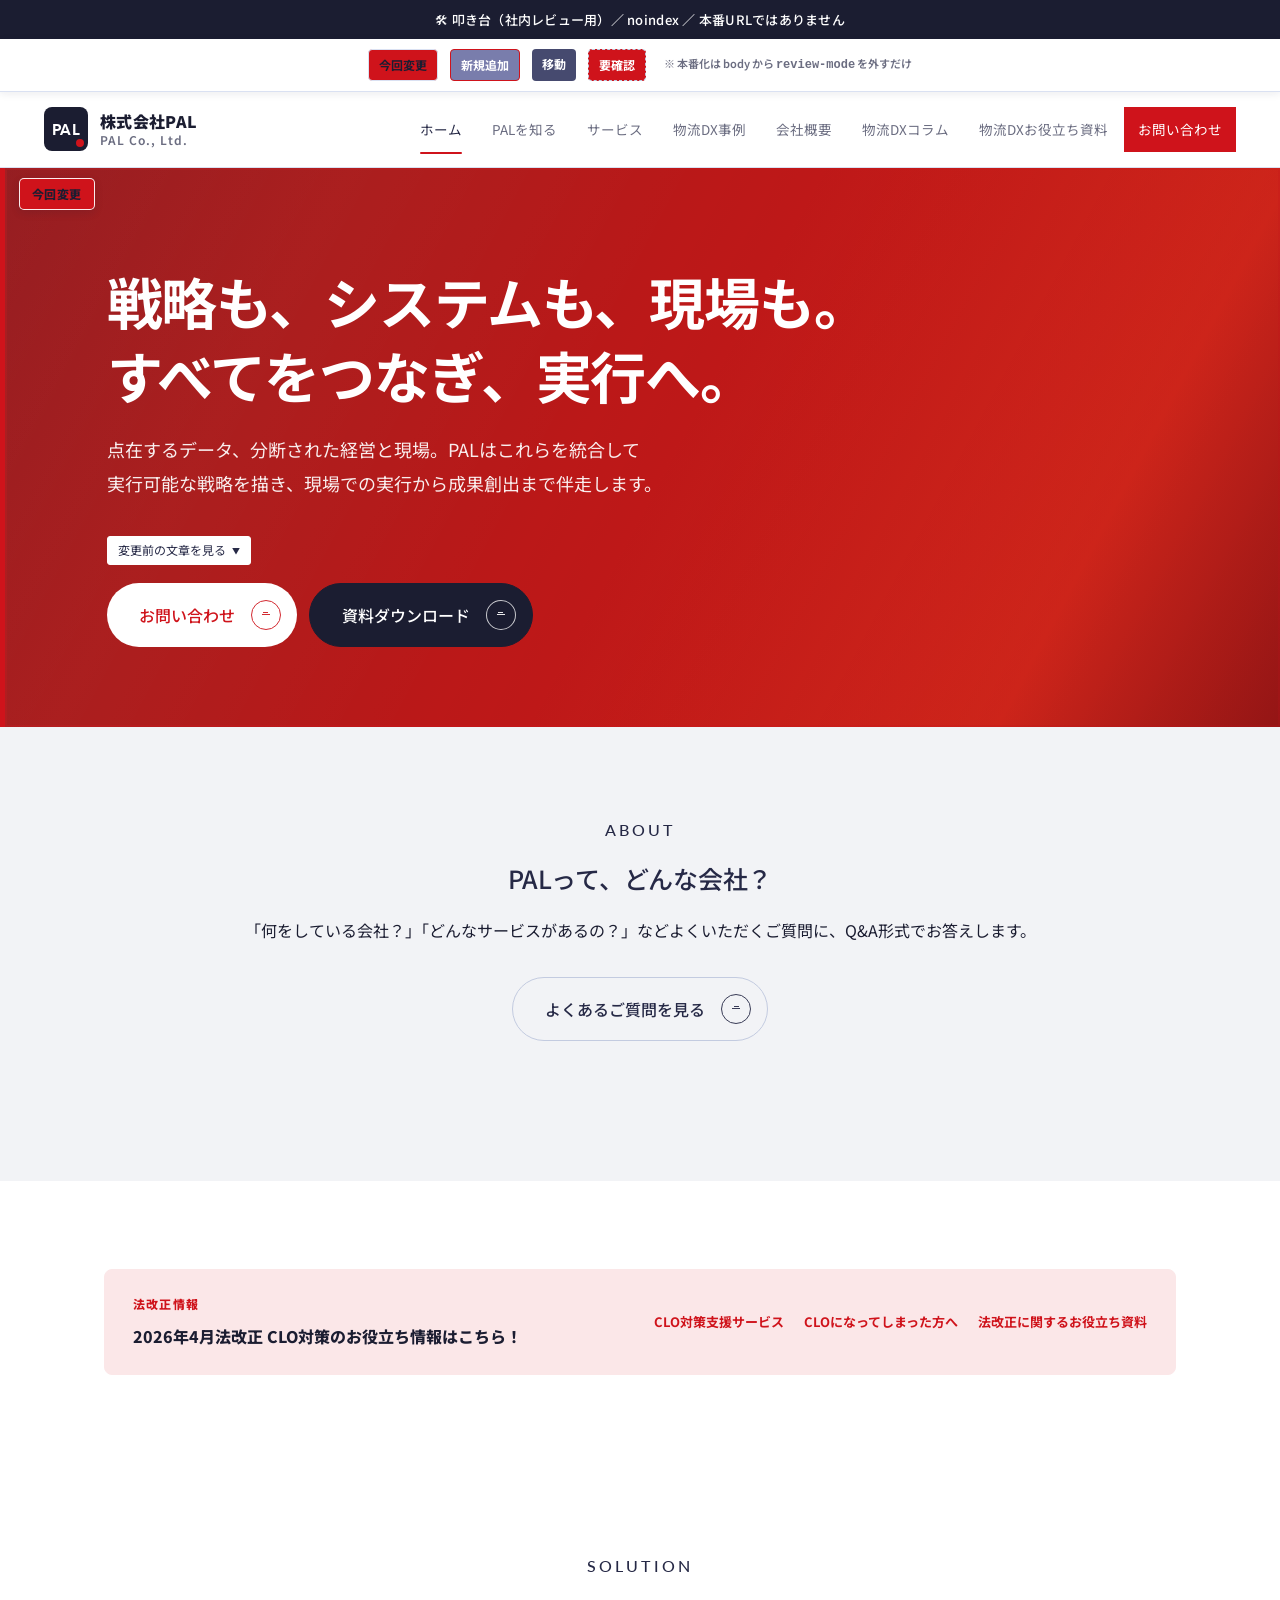
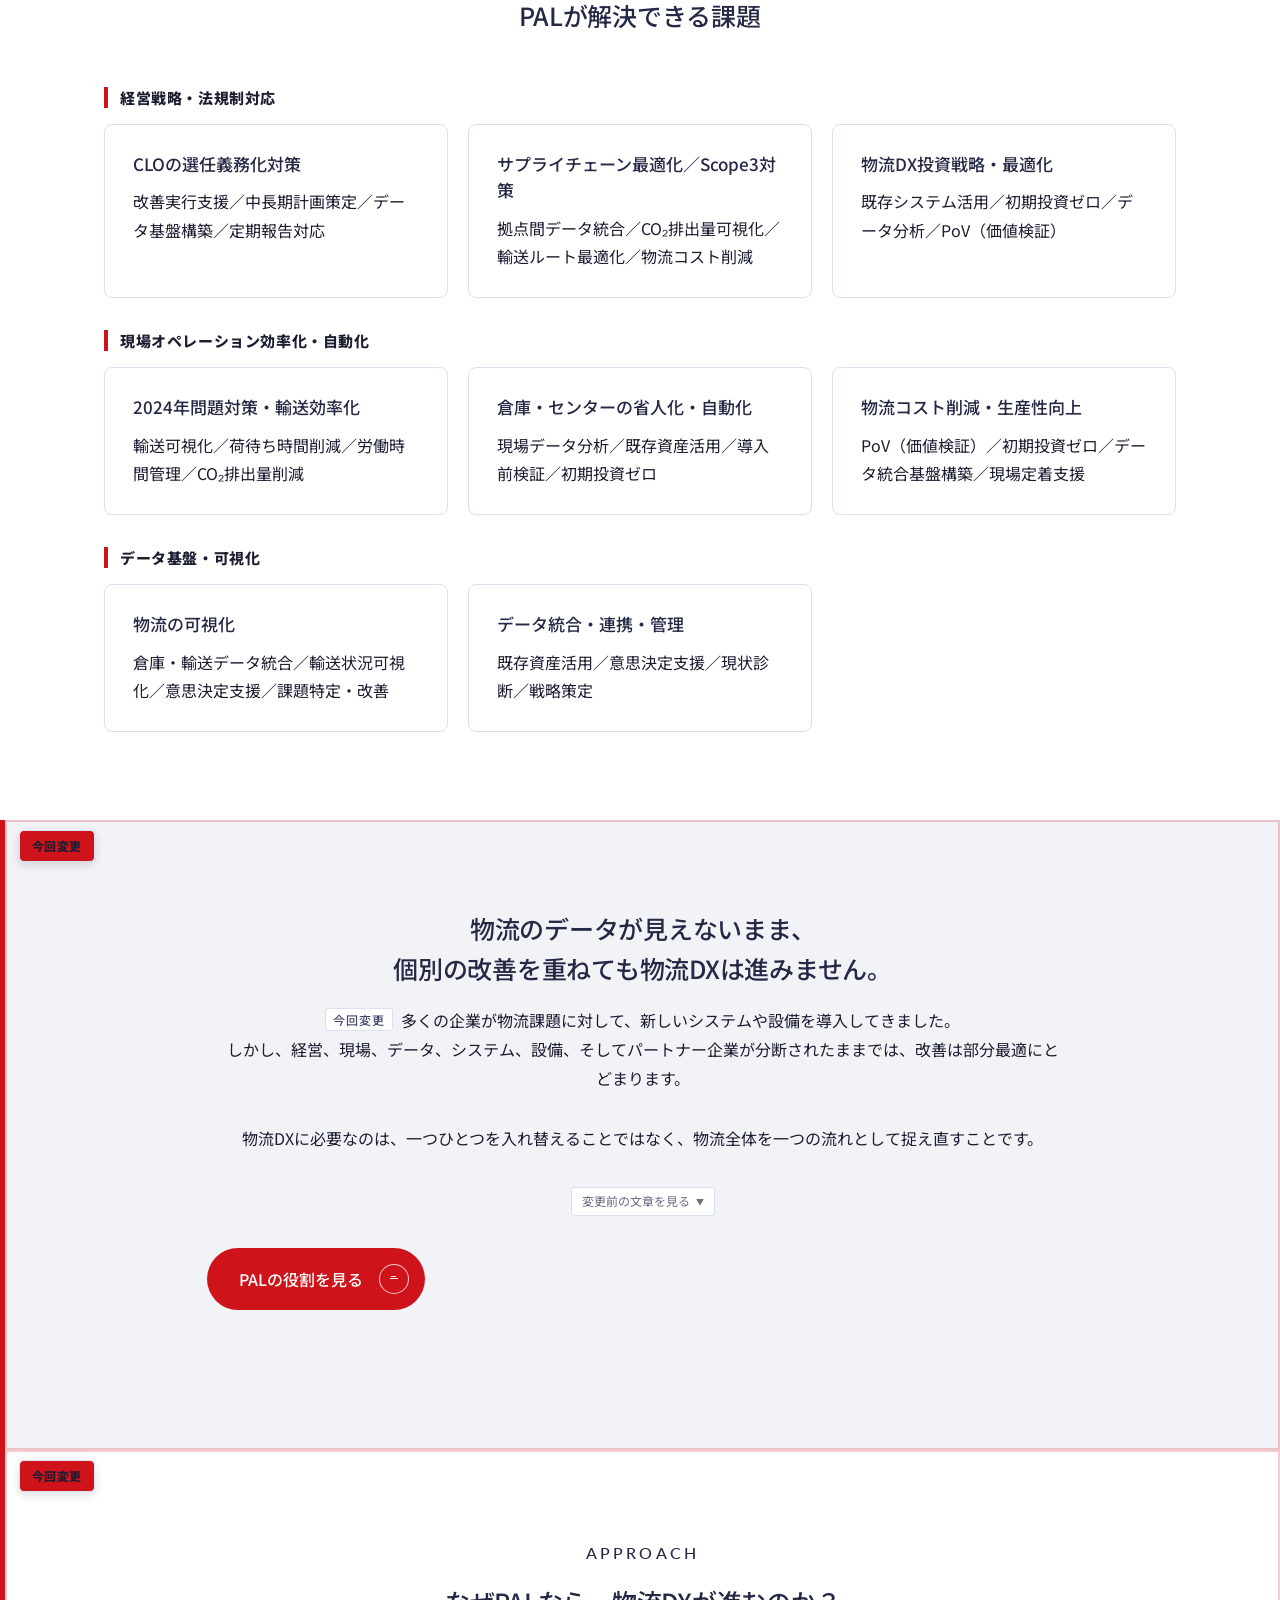
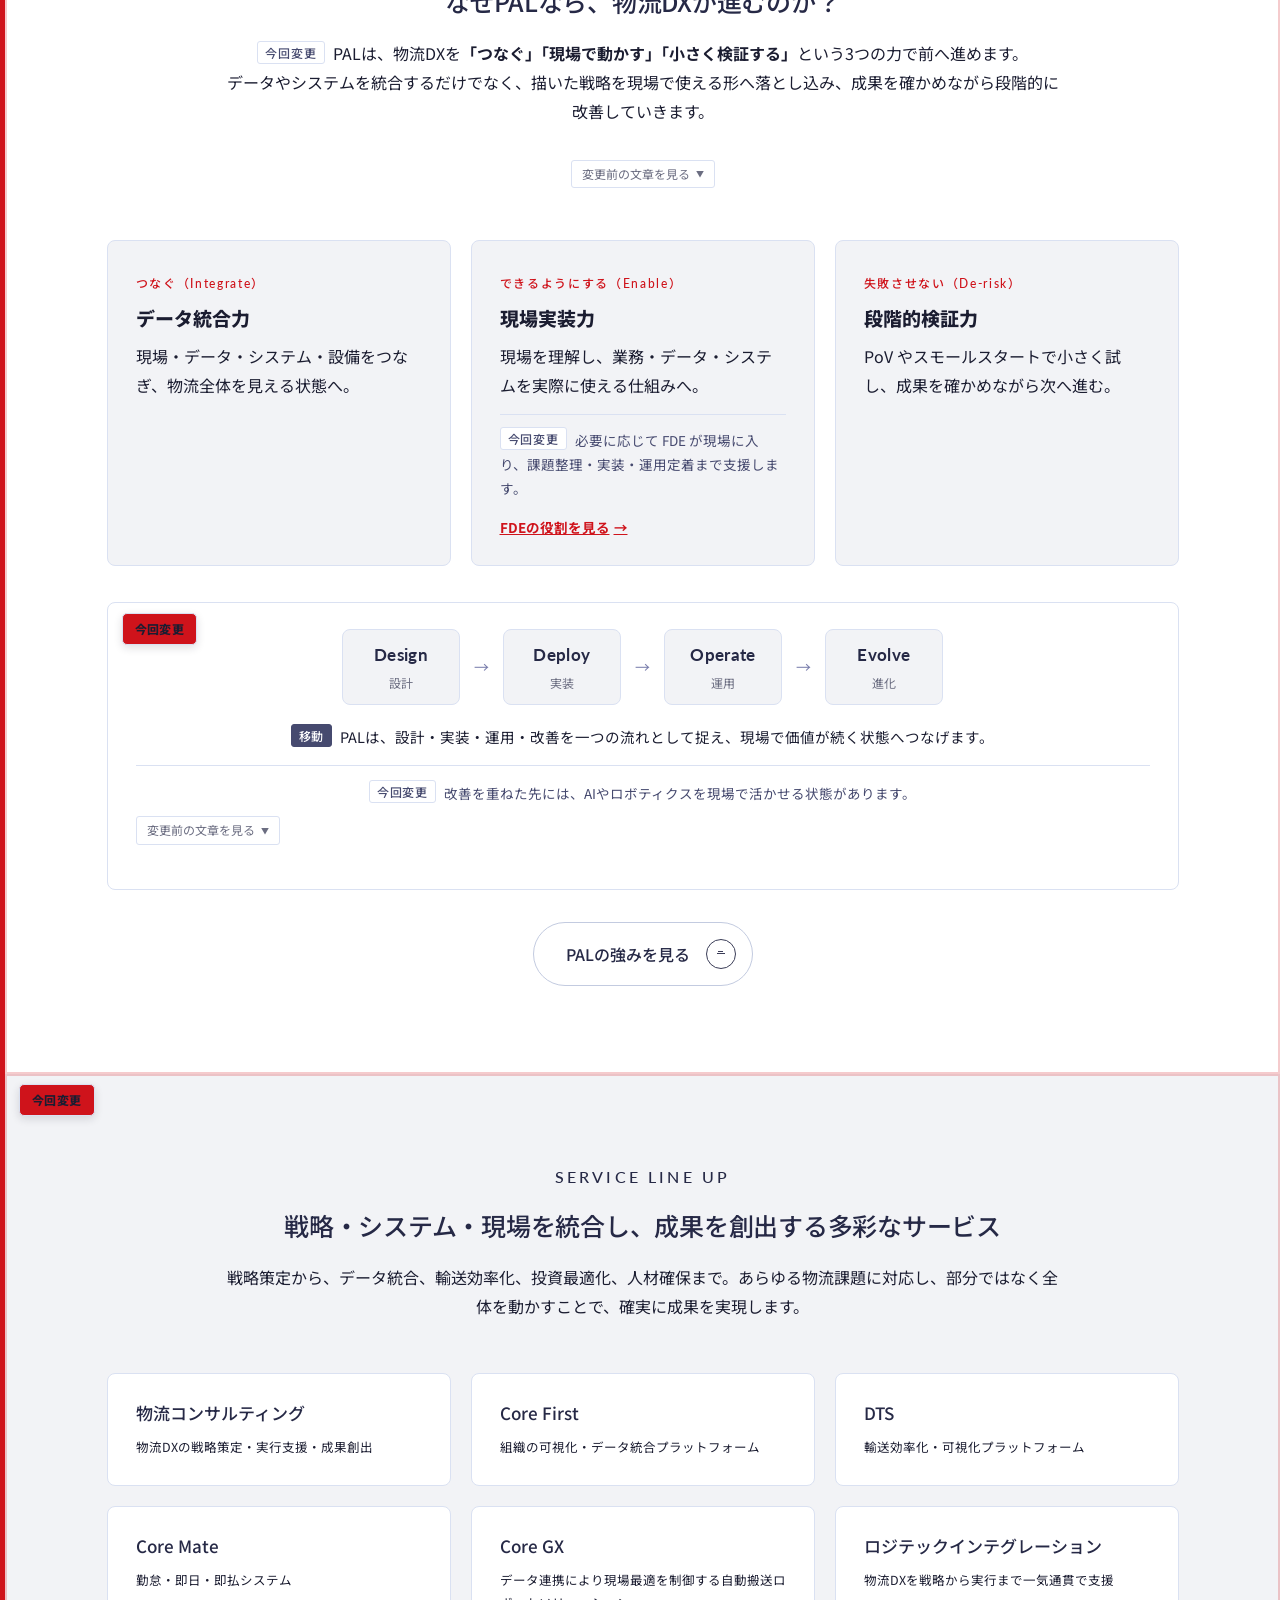
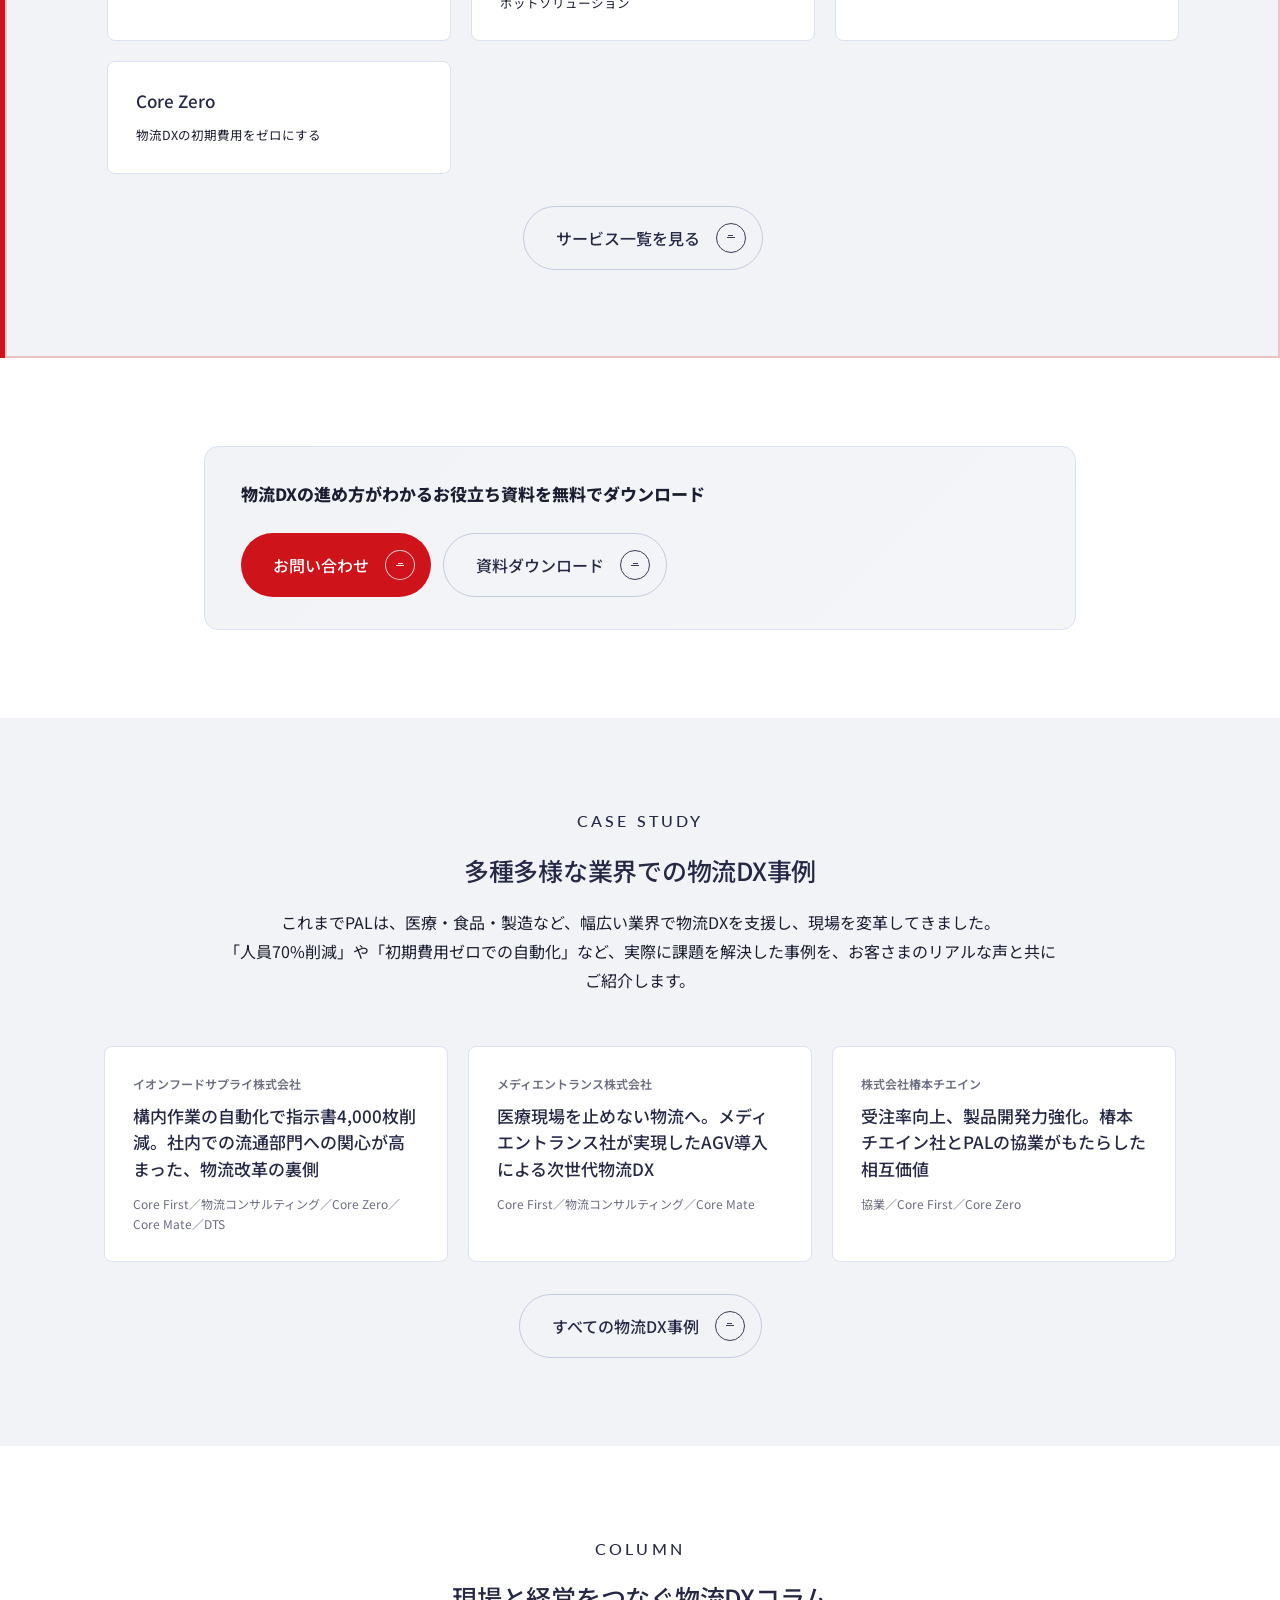
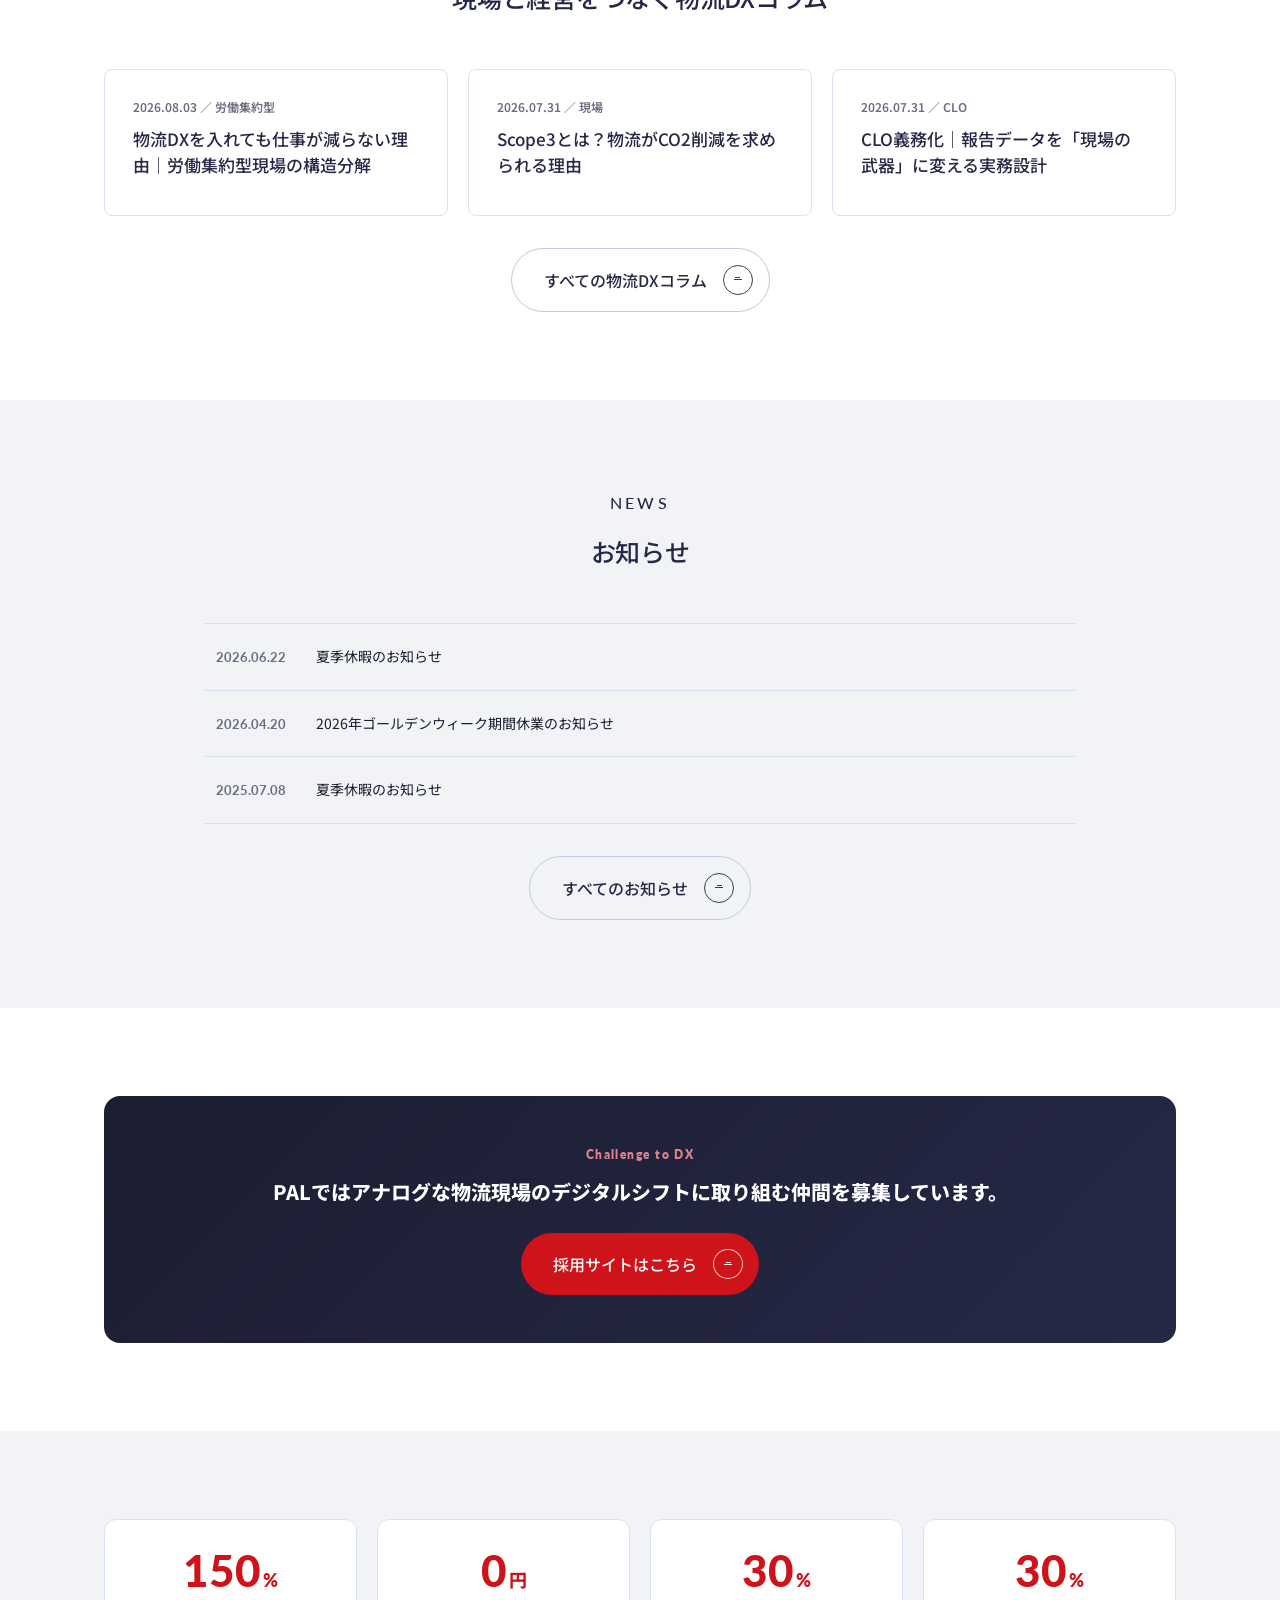
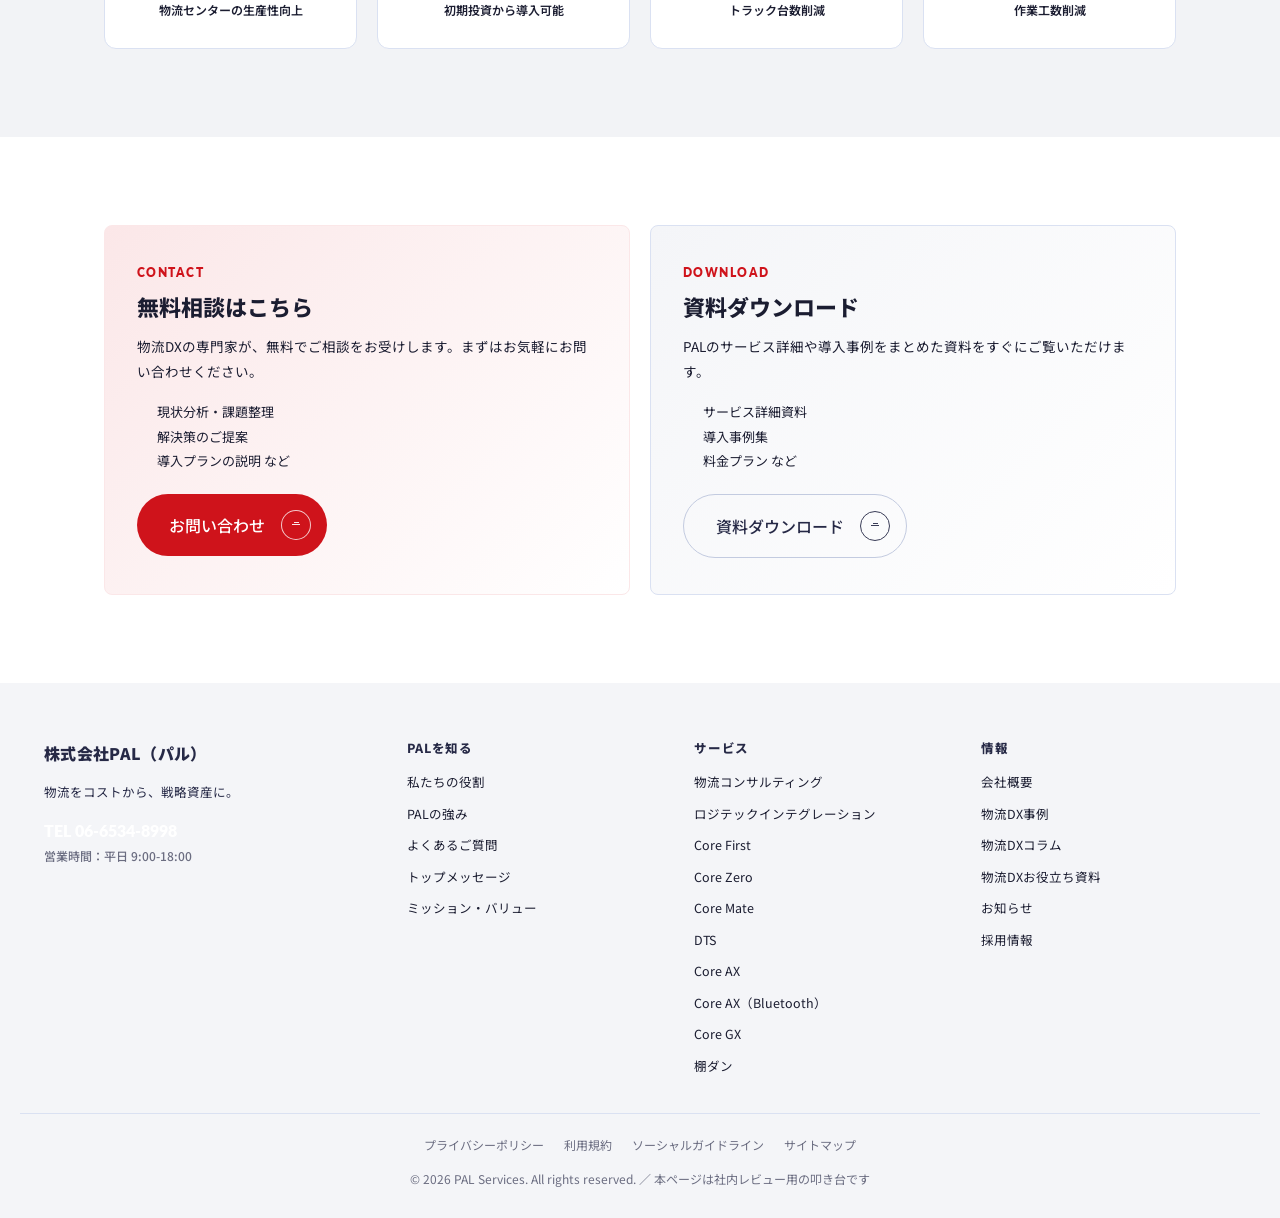
<file: pages/home.html>
<!DOCTYPE html>
<html lang="ja">
<head>
<meta charset="UTF-8">
<!-- レビュー環境では常に最新を表示する（本番化時は削除可） -->
<meta http-equiv="Cache-Control" content="no-cache, no-store, must-revalidate">
<meta http-equiv="Pragma" content="no-cache">
<meta http-equiv="Expires" content="0">
<meta name="viewport" content="width=device-width, initial-scale=1.0">
<meta name="robots" content="noindex, nofollow">
<title>【叩き台】株式会社PAL｜物流をコストから、戦略資産に。</title>
<meta name="description" content="株式会社PALは、戦略・システム・現場をつなぐロジテックインテグレーターです。データを統合し、現場での実装から運用・改善までを一気通貫で支援します。">
<link rel="preconnect" href="https://fonts.googleapis.com">
<link rel="preconnect" href="https://fonts.gstatic.com" crossorigin>
<link href="https://fonts.googleapis.com/css2?family=Noto+Sans+JP:wght@400;500;600;700;800&family=Lato:wght@400;500;700&display=swap" rel="stylesheet">
<link rel="stylesheet" href="../assets/css/common.css?v=20260915z">
</head>
<body class="review-mode">

<div id="previewBanner">🛠 叩き台（社内レビュー用）／ noindex ／ 本番URLではありません</div>

<div class="review-legend" role="note" aria-label="レビュー用マーキングの凡例">
  <span class="review-legend__item review-legend__item--changed">今回変更</span>
  <span class="review-legend__item review-legend__item--added">新規追加</span>
  <span class="review-legend__item review-legend__item--moved">移動</span>
  <span class="review-legend__item review-legend__item--check">要確認</span>
  <span class="review-legend__note">※ 本番化は body から <code>review-mode</code> を外すだけ</span>
</div>

<header class="gheader">
  <div class="gheader__inner">
    <a class="gbrand" href="./home.html"><span class="gbrand__mark">PAL</span><span class="gbrand__name">株式会社PAL<small>PAL Co., Ltd.</small></span></a>
    <nav class="gnav" aria-label="グローバルナビゲーション">
      <a href="./home.html" class="is-current">ホーム</a>
      <div class="gnav__group"><a href="./role.html" aria-haspopup="true">PALを知る</a><div class="gnav__sub" aria-label="PALを知る"><a href="./role.html">私たちの役割</a><a href="./reason.html">PALの強み</a></div></div><!-- NAV-STRENGTH v1：PC ナビに「PALの強み」への導線がなかったため、PALを知る配下にサブメニューを追加 -->
      <a href="./service.html">サービス</a>
      <a href="#">物流DX事例</a>
      <a href="#">会社概要</a>
      <a href="#">物流DXコラム</a>
      <a href="#">物流DXお役立ち資料</a>
      <a href="#" class="gnav-cta">お問い合わせ</a>
    </nav>
    <button class="menu-toggle" id="menuToggle" aria-label="メニューを開く"><span></span><span></span><span></span></button>
  </div>
</header>
<nav class="mobile-nav" id="mobileNav">
  <a href="./home.html">ホーム</a>
  <a href="./role.html">私たちの役割</a>
  <a href="./reason.html">PALの強み</a>
    <a href="./service.html">サービス</a>
  <a href="#">物流DX事例</a>
  <a href="#">会社概要</a>
  <a href="#" class="gnav-cta">お問い合わせ</a>
</nav>

<!-- ===== FV-RESTORE v3 START：現行サイト www.pal-style.co.jp のFVへ戻す。
     「つなぐ」を捨てず、2行目のみ「すべてをつなぎ、実行へ。」へ更新。
     旧案（物流の構想を、現場で動く仕組みへ。）は現行からの連続性が切れるため不採用。
     復元するには git 履歴 771e2b5 の該当 section を戻す ===== -->
<section class="phero phero--home review-changed">
  <span class="review-label">今回変更</span>
  <div class="container phero__inner">
    <h1 class="phero__title">戦略も、システムも、現場も。<br>すべてをつなぎ、実行へ。</h1>
    <p class="phero__sub">点在するデータ、分断された経営と現場。PALはこれらを統合して<br>実行可能な戦略を描き、現場での実行から成果創出まで伴走します。</p>
    <details class="rdiff"><summary>変更前の文章を見る</summary><div class="rdiff__body"><div class="rdiff__row"><span class="rdiff__lbl">【変更前】現行サイト www.pal-style.co.jp</span><p class="rdiff__txt">戦略も、システムも、現場も。すべてをつなぐ、PAL。<br>点在するデータ、分断された経営と現場。PALはこれらを統合して実行可能な戦略を描き、現場での実行から成果創出まで伴走します。</p><p class="rdiff__txt rdiff__txt--none" style="margin-top:6px">※ リード文は現行サイトのまま維持しています。見出し2行目のみ「すべてをつなぐ、PAL。」→「すべてをつなぎ、実行へ。」へ更新しました。</p></div><div class="rdiff__row rdiff__row--after"><span class="rdiff__lbl">【変更後】</span><p class="rdiff__txt">戦略も、システムも、現場も。<br>すべてをつなぎ、実行へ。</p></div></div></details>
    <div class="phero__ctas">
      <a href="#" class="btn btn--red">お問い合わせ</a>
      <a href="#" class="btn btn--ghost">資料ダウンロード</a>
    </div>
  </div>
</section>
<!-- ===== FV-RESTORE v3 END ===== -->

<!-- SEC1：PALって、どんな会社？ -->
<section class="section section--soft">
  <div class="container container--narrow">
    <div class="section__head">
      <span class="section__eyebrow">ABOUT</span>
      <h2 class="section__title">PALって、どんな会社？</h2>
      <p class="section__lead">「何をしている会社？」「どんなサービスがあるの？」などよくいただくご質問に、Q&A形式でお答えします。</p>
      <a href="#" class="btn btn--ghost">よくあるご質問を見る</a>
    </div>
  </div>
</section>

<!-- SEC2：CLO対策バナー -->
<section class="section">
  <div class="container">
    <div class="info-band">
      <div class="info-band__body">
        <p class="info-band__eyebrow">法改正情報</p>
        <p class="info-band__title">2026年4月法改正 CLO対策のお役立ち情報はこちら！</p>
      </div>
      <div class="info-band__links">
        <a href="https://www.pal-style.co.jp/service/clo-position/">CLO対策支援サービス</a>
        <a href="#">CLOになってしまった方へ</a>
        <a href="#">法改正に関するお役立ち資料</a>
      </div>
    </div>
  </div>
</section>

<!-- SEC3：SOLUTION -->
<section class="section">
  <div class="container">
    <div class="section__head">
      <span class="section__eyebrow">SOLUTION</span>
      <h2 class="section__title">PALが解決できる課題</h2>
    </div>
    <h3 class="cat-title">経営戦略・法規制対応</h3>
    <div class="grid-3">
      <a class="card" href="https://www.pal-style.co.jp/service/clo-position/"><h4 class="card__title">CLOの選任義務化対策</h4><p class="card__body">改善実行支援／中長期計画策定／データ基盤構築／定期報告対応</p></a>
      <a class="card" href="https://www.pal-style.co.jp/service/supply-chain-optimization/"><h4 class="card__title">サプライチェーン最適化／Scope3対策</h4><p class="card__body">拠点間データ統合／CO₂排出量可視化／輸送ルート最適化／物流コスト削減</p></a>
      <a class="card" href="https://www.pal-style.co.jp/service/logistics-dx/"><h4 class="card__title">物流DX投資戦略・最適化</h4><p class="card__body">既存システム活用／初期投資ゼロ／データ分析／PoV（価値検証）</p></a>
    </div>
    <h3 class="cat-title">現場オペレーション効率化・自動化</h3>
    <div class="grid-3">
      <a class="card" href="https://www.pal-style.co.jp/service/2024-problem/"><h4 class="card__title">2024年問題対策・輸送効率化</h4><p class="card__body">輸送可視化／荷待ち時間削減／労働時間管理／CO₂排出量削減</p></a>
      <a class="card" href="https://www.pal-style.co.jp/service/warehouse-automation/"><h4 class="card__title">倉庫・センターの省人化・自動化</h4><p class="card__body">現場データ分析／既存資産活用／導入前検証／初期投資ゼロ</p></a>
      <a class="card" href="https://www.pal-style.co.jp/service/cost-optimization/"><h4 class="card__title">物流コスト削減・生産性向上</h4><p class="card__body">PoV（価値検証）／初期投資ゼロ／データ統合基盤構築／現場定着支援</p></a>
    </div>
    <h3 class="cat-title">データ基盤・可視化</h3>
    <div class="grid-3">
      <a class="card" href="https://www.pal-style.co.jp/service/logistics-visibility/"><h4 class="card__title">物流の可視化</h4><p class="card__body">倉庫・輸送データ統合／輸送状況可視化／意思決定支援／課題特定・改善</p></a>
      <a class="card" href="https://www.pal-style.co.jp/service/data-management/"><h4 class="card__title">データ統合・連携・管理</h4><p class="card__body">既存資産活用／意思決定支援／現状診断／戦略策定</p></a>
    </div>
  </div>
</section>

<!-- SEC4：主張 → 私たちの役割へ誘導 -->
<section class="section section--soft review-changed">
  <span class="review-label">今回変更</span>
  <div class="container container--narrow">
    <div class="section__head">
      <h2 class="section__title">物流のデータが見えないまま、<br>個別の改善を重ねても物流DXは進みません。</h2>
      <p class="section__lead"><span class="rnew">今回変更</span>多くの企業が物流課題に対して、新しいシステムや設備を導入してきました。<br>しかし、経営、現場、データ、システム、設備、そしてパートナー企業が分断されたままでは、改善は部分最適にとどまります。</p>
      <p class="section__lead">物流DXに必要なのは、一つひとつを入れ替えることではなく、物流全体を一つの流れとして捉え直すことです。</p>
      <!-- ===== H-02 v3：PALの提供価値（つないで終わりにせず／データ・ノウハウ・判断基準をお客さま側に残す）を
           本セクションから撤去。本セクションは「なぜ物流DXが進まないのか」という課題提示に専念し、
           PALの答えは次の APPROACH セクションで示す（役割の重複解消）。
           救済情報：内容は APPROACH の「できるようにする（Enable）」カードへ移設。
           復元するには git 履歴 1f20550 の該当段落を戻す ===== -->
      <details class="rdiff"><summary>変更前の文章を見る</summary><div class="rdiff__body"><div class="rdiff__row"><span class="rdiff__lbl">【変更前】現行サイト www.pal-style.co.jp</span><p class="rdiff__txt">そんな状況に対してPALは、戦略から実行まで統合するロジテックインテグレーターとして、分断を解消し、スピーディに物流DXを実現します。</p><p class="rdiff__txt rdiff__txt--none" style="margin-top:6px">※ 現行サイトでは同セクションの締めにこの一文が置かれています。</p></div><div class="rdiff__row rdiff__row--after"><span class="rdiff__lbl">【変更後】</span><p class="rdiff__txt">多くの企業が物流課題に対して、新しいシステムや設備を導入してきました。しかし、経営、現場、データ、システム、設備、そしてパートナー企業が分断されたままでは、改善は部分最適にとどまります。<br>物流DXに必要なのは、一つひとつを入れ替えることではなく、物流全体を一つの流れとして捉え直すことです。</p><p class="rdiff__txt rdiff__txt--none" style="margin-top:6px">※ 本セクションは課題提示に専念する方針へ変更しました。PALの提供価値（つないで終わりにせず／データ・ノウハウ・判断基準をお客さま側に残す）は、次の APPROACH セクションの「できるようにする（Enable）」カードへ移しています。</p></div></div></details>
      <!-- ===== FDE-REPOSITION v2：FDE の紹介は独立セクション（FDE-TOP v1）と常設ページ pages/fde.html へ移設。
           本セクションでは触れない。復元するには git 履歴 9500fee の該当段落を戻す ===== -->
      <p class="section__cta-wrap" style="text-align:left"><a href="./role.html" class="btn btn--red">PALの役割を見る</a></p>
    </div>
  </div>
</section>

<!-- SEC5：APPROACH -->
<section class="section review-changed">
  <span class="review-label">今回変更</span>
  <div class="container">
    <div class="section__head">
      <span class="section__eyebrow">APPROACH</span>
      <h2 class="section__title">なぜPALなら、物流DXが進むのか？</h2>
      <!-- ===== H-03 v4：冒頭の課題再説明（データのサイロ化／分断）は前セクションと重複するため撤去し、
           「PALはどう解決するのか」から書き出す。3カードへの接続を明示 ===== -->
      <p class="section__lead"><span class="rnew">今回変更</span>PALは、物流DXを<strong>「つなぐ」</strong><strong>「現場で動かす」</strong><strong>「小さく検証する」</strong>という3つの力で前へ進めます。<br>データやシステムを統合するだけでなく、描いた戦略を現場で使える形へ落とし込み、成果を確かめながら段階的に改善していきます。</p>
    <details class="rdiff"><summary>変更前の文章を見る</summary><div class="rdiff__body"><div class="rdiff__row"><span class="rdiff__lbl">【変更前】現行サイト www.pal-style.co.jp</span><p class="rdiff__txt">物流DXを阻む最大の壁は、データのサイロ化に加え、戦略と実行が複数のベンダーに分断されていることです。PALは、現場とデジタルをつなぐ「データ統合力」、戦略から実行まで担う「一気通貫の実行力」、そしてリスクを最小化する「段階的検証力」で、これらの壁を突破し、確実に物流DXを推進します。</p></div><div class="rdiff__row rdiff__row--after"><span class="rdiff__lbl">【変更後】</span><p class="rdiff__txt">PALは、物流DXを「つなぐ」「現場で動かす」「小さく検証する」という3つの力で前へ進めます。<br>データやシステムを統合するだけでなく、描いた戦略を現場で使える形へ落とし込み、成果を確かめながら段階的に改善していきます。</p><p class="rdiff__txt rdiff__txt--none" style="margin-top:6px">※ 冒頭の課題説明（データのサイロ化・分断）は前セクションと重複するため撤去し、PALの答えから書き出す構成に変更しました。3本柱の中身は「つなぐ（Integrate）／できるようにする（Enable）／失敗させない（De-risk）」として維持しています。</p></div></div></details>
    </div>
    <div class="grid-3">
      <div class="card card--filled">
        <p class="card__eyebrow">つなぐ（Integrate）</p>
        <h3 class="card__title">データ統合力</h3>
        <p class="card__body">現場・データ・システム・設備をつなぎ、物流全体を見える状態へ。</p>
      </div>
      <div class="card card--filled">
        <p class="card__eyebrow">できるようにする（Enable）</p>
        <h3 class="card__title">現場実装力</h3>
        <p class="card__body">現場を理解し、業務・データ・システムを実際に使える仕組みへ。</p>
        <p class="card__note"><span class="rnew">今回変更</span>必要に応じて FDE が現場に入り、課題整理・実装・運用定着まで支援します。<br><a href="./role.html#fde" class="card__link">FDEの役割を見る</a></p>
      </div>
      <div class="card card--filled">
        <p class="card__eyebrow">失敗させない（De-risk）</p>
        <h3 class="card__title">段階的検証力</h3>
        <p class="card__body">PoV やスモールスタートで小さく試し、成果を確かめながら次へ進む。</p>
      </div>
    </div>
    <!-- ===== CYCLE-MINI v1 START：§11 4サイクルは横1列フロー＋1文のみ。
         詳細4カードは「PALの強み」（reason.html#cycle）へ移動。
         救済情報：詳細のマークアップは git 履歴 92b0959 の PHASE セクションを参照 ===== -->
    <div class="cyclemini">
      <span class="review-label">今回変更</span>
      <ol class="cyclemini__flow" aria-label="PAL の価値サイクル">
        <li class="cyclemini__step"><b>Design</b><span>設計</span></li>
        <li class="cyclemini__arrow" aria-hidden="true">→</li>
        <li class="cyclemini__step"><b>Deploy</b><span>実装</span></li>
        <li class="cyclemini__arrow" aria-hidden="true">→</li>
        <li class="cyclemini__step"><b>Operate</b><span>運用</span></li>
        <li class="cyclemini__arrow" aria-hidden="true">→</li>
        <li class="cyclemini__step"><b>Evolve</b><span>進化</span></li>
      </ol>
      <p class="cyclemini__lead"><span class="rnew rnew--moved">移動</span>PALは、設計・実装・運用・改善を一つの流れとして捉え、現場で価値が続く状態へつなげます。</p>
      <p class="cyclemini__future"><span class="rnew">今回変更</span>改善を重ねた先には、AIやロボティクスを現場で活かせる状態があります。</p>
      <details class="rdiff"><summary>変更前の文章を見る</summary><div class="rdiff__body"><div class="rdiff__row"><span class="rdiff__lbl">【変更前】</span><p class="rdiff__txt">Design → Deploy → Operate → Evolve の横フロー<br>PALは、設計・実装・運用・改善を一つの流れとして捉え、現場で価値が続く状態へつなげます。<br>その先には、AIが判断し、人とロボットが協調する Physical AI の時代があります。<br>［4つのサイクルを詳しく見る］</p></div><div class="rdiff__row rdiff__row--after"><span class="rdiff__lbl">【変更後】</span><p class="rdiff__txt">Design → Deploy → Operate → Evolve の横フロー<br>PALは、設計・実装・運用・改善を一つの流れとして捉え、現場で価値が続く状態へつなげます。</p><p class="rdiff__txt rdiff__txt--none" style="margin-top:6px">※ Physical AI の補足1文と詳細導線を撤去しました。Physical AI の説明は「PALの強み」ページの CYCLE セクションに掲載しています。</p></div></div></details>
      <!-- ===== CYCLE-MINI v2：Physical AI の補足1文と「4つのサイクルを詳しく見る」導線を撤去。
           理由：3つの力＋4サイクルまで見せた直後に Physical AI の説明とリンクが続くと、
                 トップページとして説明過多になるため。
           救済情報：Physical AI の説明は PALの強み（pages/reason.html #cycle）の
                     .cycle4__future ブロックに掲載済み。4サイクル詳細も同セクション。
                     トップからは「PALの強みを見る」ボタンで到達できる。
           復元するには git 履歴 d3b7392 の当該2行を戻す ===== -->
    </div>
    <!-- ===== CYCLE-MINI v1 END ===== -->
    <p class="section__cta-wrap"><a href="./reason.html" class="btn btn--ghost">PALの強みを見る</a></p>
  </div>
</section>

<!-- ===== PHASE v6：トップから撤去（§10・§12）。
     移動先：PALの強み（pages/reason.html #cycle）— Design→Deploy→Operate→Evolve の循環構造として再構成。
     トップに残したもの：APPROACH 3カード直下の 4語横フロー＋1文のみ（CYCLE-MINI v2）。
     Physical AI の説明は PALの強み（reason.html #cycle）へ集約している。
     復元するには git 履歴 92b0959 の pages/home.html の PHASE セクションを戻す ===== -->

<!-- ===== FDE-TOP v5：トップから撤去（§7・§9）。
     移動先：PALを知る（pages/role.html #fde）— FDEとは／4つの役割／お客さま側に残るもの を拡充。
     さらに詳しい説明は FDE 常設ページ pages/fde.html（本番想定 /about/fde/）。
     トップに残したもの：APPROACH「できるようにする（Enable）」カード内の1文と導線のみ。
     復元するには git 履歴 92b0959 の pages/home.html の FDE-TOP セクションを戻す ===== -->

<!-- SEC6：SERVICE LINE UP - 現行7サービス + FDE 1件のみ追加 -->
<section class="section section--soft review-changed">
  <span class="review-label">今回変更</span>
  <div class="container">
    <div class="section__head">
      <span class="section__eyebrow">SERVICE LINE UP</span>
      <h2 class="section__title">戦略・システム・現場を統合し、成果を創出する多彩なサービス</h2>
      <!-- ===== H-04：SERVICE LINE UP リード末尾に1文追加（FDE導線を兼ねる。独立セクションは作らない） ===== -->
      <p class="section__lead">戦略策定から、データ統合、輸送効率化、投資最適化、人材確保まで。あらゆる物流課題に対応し、部分ではなく全体を動かすことで、確実に成果を実現します。</p>
    </div>
    <div class="grid-3">
      <a class="card" href="https://www.pal-style.co.jp/service/logistics-consulting/"><h3 class="card__title">物流コンサルティング</h3><p class="card__body-sm">物流DXの戦略策定・実行支援・成果創出</p></a>
      <a class="card" href="https://www.pal-style.co.jp/service/core-first/"><h3 class="card__title">Core First</h3><p class="card__body-sm">組織の可視化・データ統合プラットフォーム</p></a>
      <a class="card" href="https://www.pal-style.co.jp/service/dts/"><h3 class="card__title">DTS</h3><p class="card__body-sm">輸送効率化・可視化プラットフォーム</p></a>
      <a class="card" href="https://www.pal-style.co.jp/service/mate/"><h3 class="card__title">Core Mate</h3><p class="card__body-sm">勤怠・即日・即払システム</p></a>
      <a class="card" href="https://lp.pal-style.co.jp/core-gx/index.html"><h3 class="card__title">Core GX</h3><p class="card__body-sm">データ連携により現場最適を制御する自動搬送ロボットソリューション</p></a>
      <a class="card" href="https://lp.pal-style.co.jp/logitec-integration/"><h3 class="card__title">ロジテックインテグレーション</h3><p class="card__body-sm">物流DXを戦略から実行まで一気通貫で支援</p></a>
      <a class="card" href="https://www.pal-style.co.jp/service/zero/"><h3 class="card__title">Core Zero</h3><p class="card__body-sm">物流DXの初期費用をゼロにする</p></a>
      <!-- ===== FDE-REPOSITION v1：FDE をサービス一覧から撤去。独立サービスではなく「PALを知る」配下の役割・機能として扱うため。導線は役割セクションへ移設 ===== -->
    </div>
    <p class="section__cta-wrap"><a href="./service.html" class="btn btn--ghost">サービス一覧を見る</a></p>
  </div>
</section>

<!-- SEC7：資料DL促進 -->
<section class="section">
  <div class="container container--narrow">
    <div class="dl-band">
      <p class="dl-band__title">物流DXの進め方がわかるお役立ち資料を無料でダウンロード</p>
      <div class="dl-band__ctas">
        <a href="#" class="btn btn--red">お問い合わせ</a>
        <a href="#" class="btn btn--ghost">資料ダウンロード</a>
      </div>
    </div>
  </div>
</section>

<!-- SEC8：CASE STUDY（現行3件を仮再現 ／ ※要確認：掲載可否） -->
<section class="section section--soft">
  <div class="container">
    <div class="section__head">
      <span class="section__eyebrow">CASE STUDY</span>
      <h2 class="section__title">多種多様な業界での物流DX事例</h2>
      <p class="section__lead">これまでPALは、医療・食品・製造など、幅広い業界で物流DXを支援し、現場を変革してきました。<br>「人員70%削減」や「初期費用ゼロでの自動化」など、実際に課題を解決した事例を、お客さまのリアルな声と共にご紹介します。</p>
    </div>
    <div class="grid-3">
      <a class="card card--case" href="#"><p class="card__meta">イオンフードサプライ株式会社</p><h3 class="card__title">構内作業の自動化で指示書4,000枚削減。社内での流通部門への関心が高まった、物流改革の裏側</h3><p class="card__tags">Core First／物流コンサルティング／Core Zero／Core Mate／DTS</p></a>
      <a class="card card--case" href="#"><p class="card__meta">メディエントランス株式会社</p><h3 class="card__title">医療現場を止めない物流へ。メディエントランス社が実現したAGV導入による次世代物流DX</h3><p class="card__tags">Core First／物流コンサルティング／Core Mate</p></a>
      <a class="card card--case" href="#"><p class="card__meta">株式会社椿本チエイン</p><h3 class="card__title">受注率向上、製品開発力強化。椿本チエイン社とPALの協業がもたらした相互価値</h3><p class="card__tags">協業／Core First／Core Zero</p></a>
    </div>
    <p class="section__cta-wrap"><a href="#" class="btn btn--ghost">すべての物流DX事例</a></p>
  </div>
</section>

<!-- SEC9：COLUMN -->
<section class="section">
  <div class="container">
    <div class="section__head">
      <span class="section__eyebrow">COLUMN</span>
      <h2 class="section__title">現場と経営をつなぐ物流DXコラム</h2>
    </div>
    <div class="grid-3">
      <a class="card card--col" href="#"><p class="card__meta">2026.08.03 ／ 労働集約型</p><h3 class="card__title">物流DXを入れても仕事が減らない理由｜労働集約型現場の構造分解</h3></a>
      <a class="card card--col" href="#"><p class="card__meta">2026.07.31 ／ 現場</p><h3 class="card__title">Scope3とは？物流がCO2削減を求められる理由</h3></a>
      <a class="card card--col" href="#"><p class="card__meta">2026.07.31 ／ CLO</p><h3 class="card__title">CLO義務化｜報告データを「現場の武器」に変える実務設計</h3></a>
    </div>
    <p class="section__cta-wrap"><a href="#" class="btn btn--ghost">すべての物流DXコラム</a></p>
  </div>
</section>

<!-- SEC10：NEWS -->
<section class="section section--soft">
  <div class="container container--narrow">
    <div class="section__head">
      <span class="section__eyebrow">NEWS</span>
      <h2 class="section__title">お知らせ</h2>
    </div>
    <ul class="news-list">
      <li><span class="news-list__date">2026.06.22</span>夏季休暇のお知らせ</li>
      <li><span class="news-list__date">2026.04.20</span>2026年ゴールデンウィーク期間休業のお知らせ</li>
      <li><span class="news-list__date">2025.07.08</span>夏季休暇のお知らせ</li>
    </ul>
    <p class="section__cta-wrap"><a href="#" class="btn btn--ghost">すべてのお知らせ</a></p>
  </div>
</section>

<!-- SEC11：採用バナー -->
<section class="section">
  <div class="container">
    <div class="recruit-band">
      <p class="recruit-band__eyebrow">Challenge to DX</p>
      <h2 class="recruit-band__title">PALではアナログな物流現場のデジタルシフトに取り組む仲間を募集しています。</h2>
      <a href="#" class="btn btn--red">採用サイトはこちら</a>
    </div>
  </div>
</section>

<!-- SEC12：実績数値 -->
<section class="section section--soft">
  <div class="container">
    <ul class="stat-list">
      <li><span class="stat-list__num">150<small>%</small></span><span class="stat-list__lbl">物流センターの生産性向上</span></li>
      <li><span class="stat-list__num">0<small>円</small></span><span class="stat-list__lbl">初期投資から導入可能</span></li>
      <li><span class="stat-list__num">30<small>%</small></span><span class="stat-list__lbl">トラック台数削減</span></li>
      <li><span class="stat-list__num">30<small>%</small></span><span class="stat-list__lbl">作業工数削減</span></li>
    </ul>
  </div>
</section>

<!-- SEC13：最終CTA 2列 -->
<section class="section">
  <div class="container">
    <div class="grid-2">
      <div class="cta-block cta-block--contact">
        <p class="cta-block__eyebrow">CONTACT</p>
        <h3 class="cta-block__title">無料相談はこちら</h3>
        <p class="cta-block__body">物流DXの専門家が、無料でご相談をお受けします。まずはお気軽にお問い合わせください。</p>
        <ul class="cta-block__list"><li>現状分析・課題整理</li><li>解決策のご提案</li><li>導入プランの説明 など</li></ul>
        <a href="#" class="btn btn--red">お問い合わせ</a>
      </div>
      <div class="cta-block cta-block--dl">
        <p class="cta-block__eyebrow">DOWNLOAD</p>
        <h3 class="cta-block__title">資料ダウンロード</h3>
        <p class="cta-block__body">PALのサービス詳細や導入事例をまとめた資料をすぐにご覧いただけます。</p>
        <ul class="cta-block__list"><li>サービス詳細資料</li><li>導入事例集</li><li>料金プラン など</li></ul>
        <a href="#" class="btn btn--ghost">資料ダウンロード</a>
      </div>
    </div>
  </div>
</section>

<!-- フッター：現行本番の構成を踏襲 -->
<footer class="gfooter">
  <div class="gfooter__grid">
    <div>
      <p class="gfooter__brand">株式会社PAL（パル）</p>
      <p class="gfooter__desc">物流をコストから、戦略資産に。</p>
      <p class="gfooter__tel">TEL 06-6534-8998<br><small>営業時間：平日 9:00-18:00</small></p>
    </div>
    <div class="gfooter__col">
      <h4>PALを知る</h4>
      <ul><li><a href="./role.html">私たちの役割</a></li><li><a href="./reason.html">PALの強み</a></li><li><a href="#">よくあるご質問</a></li><li><a href="#">トップメッセージ</a></li><li><a href="#">ミッション・バリュー</a></li></ul>
    </div>
    <div class="gfooter__col">
      <h4>サービス</h4>
      <ul>
        <li><a href="https://www.pal-style.co.jp/service/logistics-consulting/">物流コンサルティング</a></li>
        <li><a href="https://lp.pal-style.co.jp/logitec-integration/">ロジテックインテグレーション</a></li>
        <li><a href="https://www.pal-style.co.jp/service/core-first/">Core First</a></li>
        <li><a href="https://www.pal-style.co.jp/service/zero/">Core Zero</a></li>
        <li><a href="https://www.pal-style.co.jp/service/mate/">Core Mate</a></li>
        <li><a href="https://www.pal-style.co.jp/service/dts/">DTS</a></li>
        <li><a href="https://lp.pal-style.co.jp/core-ax/">Core AX</a></li>
        <li><a href="https://lp.pal-style.co.jp/core-ax-b/">Core AX（Bluetooth）</a></li>
        <li><a href="https://lp.pal-style.co.jp/core-gx/index.html">Core GX</a></li>
        <li><a href="https://www.pal-style.co.jp/hokandana/">棚ダン</a></li>
      </ul>
    </div>
    <div class="gfooter__col">
      <h4>情報</h4>
      <ul><li><a href="#">会社概要</a></li><li><a href="#">物流DX事例</a></li><li><a href="#">物流DXコラム</a></li><li><a href="#">物流DXお役立ち資料</a></li><li><a href="#">お知らせ</a></li><li><a href="#">採用情報</a></li></ul>
    </div>
  </div>
  <div class="gfooter__bottom">
    <ul class="gfooter__legal"><li><a href="#">プライバシーポリシー</a></li><li><a href="#">利用規約</a></li><li><a href="#">ソーシャルガイドライン</a></li><li><a href="#">サイトマップ</a></li></ul>
    <p>© 2026 PAL Services. All rights reserved. ／ 本ページは社内レビュー用の叩き台です</p>
  </div>
</footer>

<script>
(function(){var b=document.getElementById('menuToggle'),n=document.getElementById('mobileNav');if(b&&n){b.addEventListener('click',function(){n.classList.toggle('open');document.body.style.overflow=n.classList.contains('open')?'hidden':'';});n.querySelectorAll('a').forEach(function(a){a.addEventListener('click',function(){n.classList.remove('open');document.body.style.overflow='';});});}})();
</script>
</body>
</html>
</file>
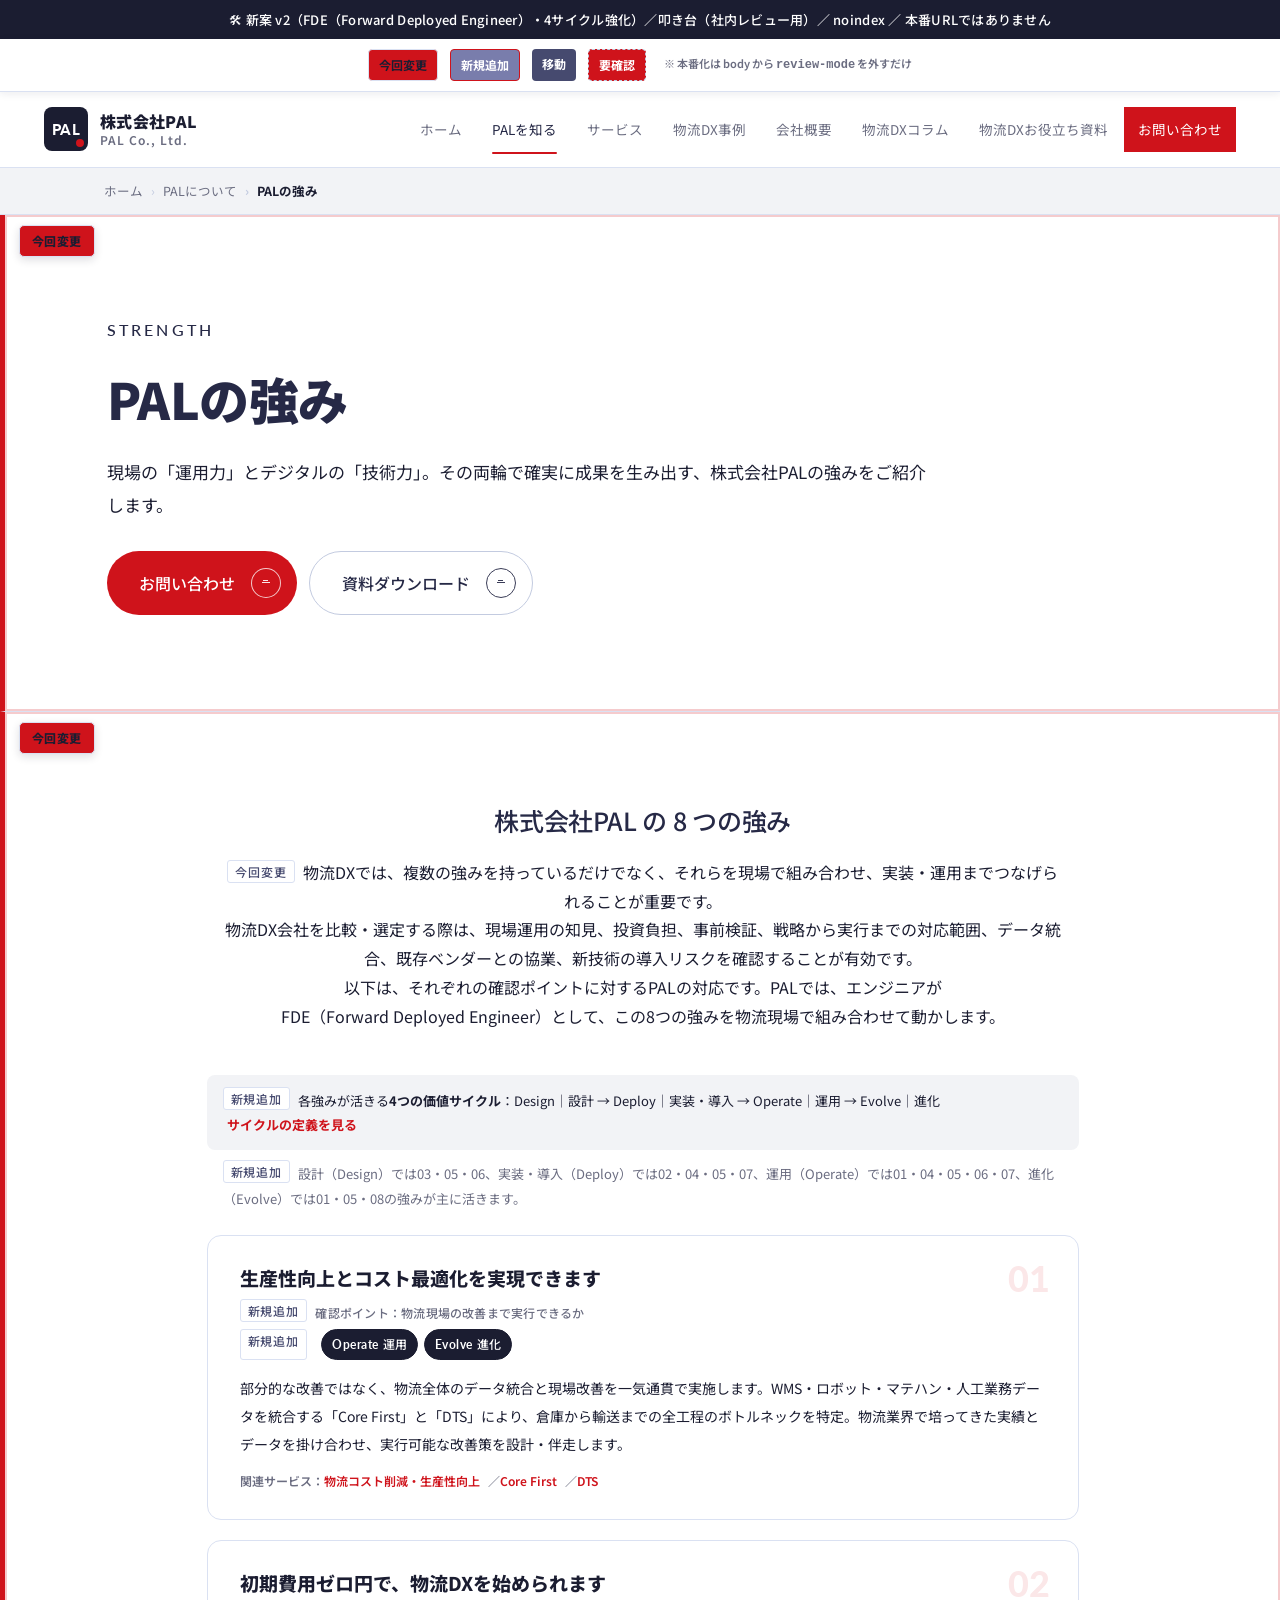
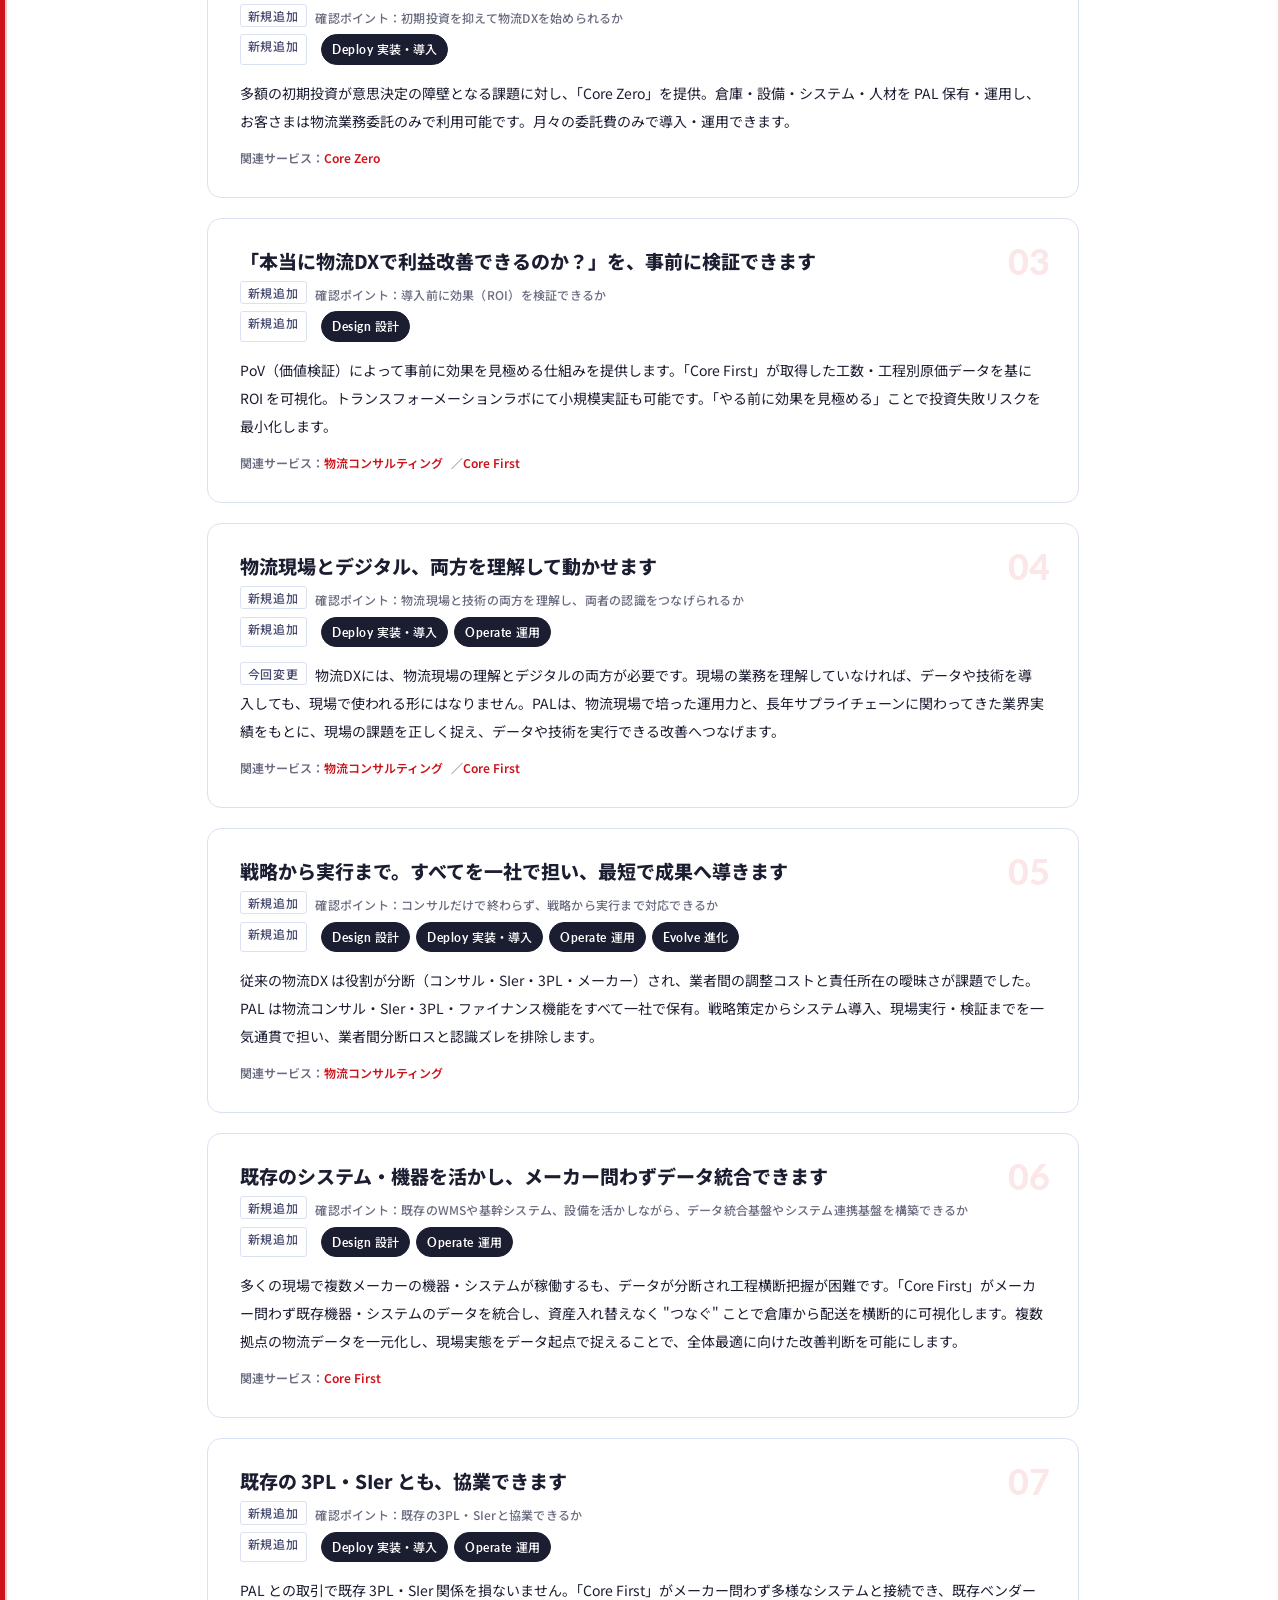
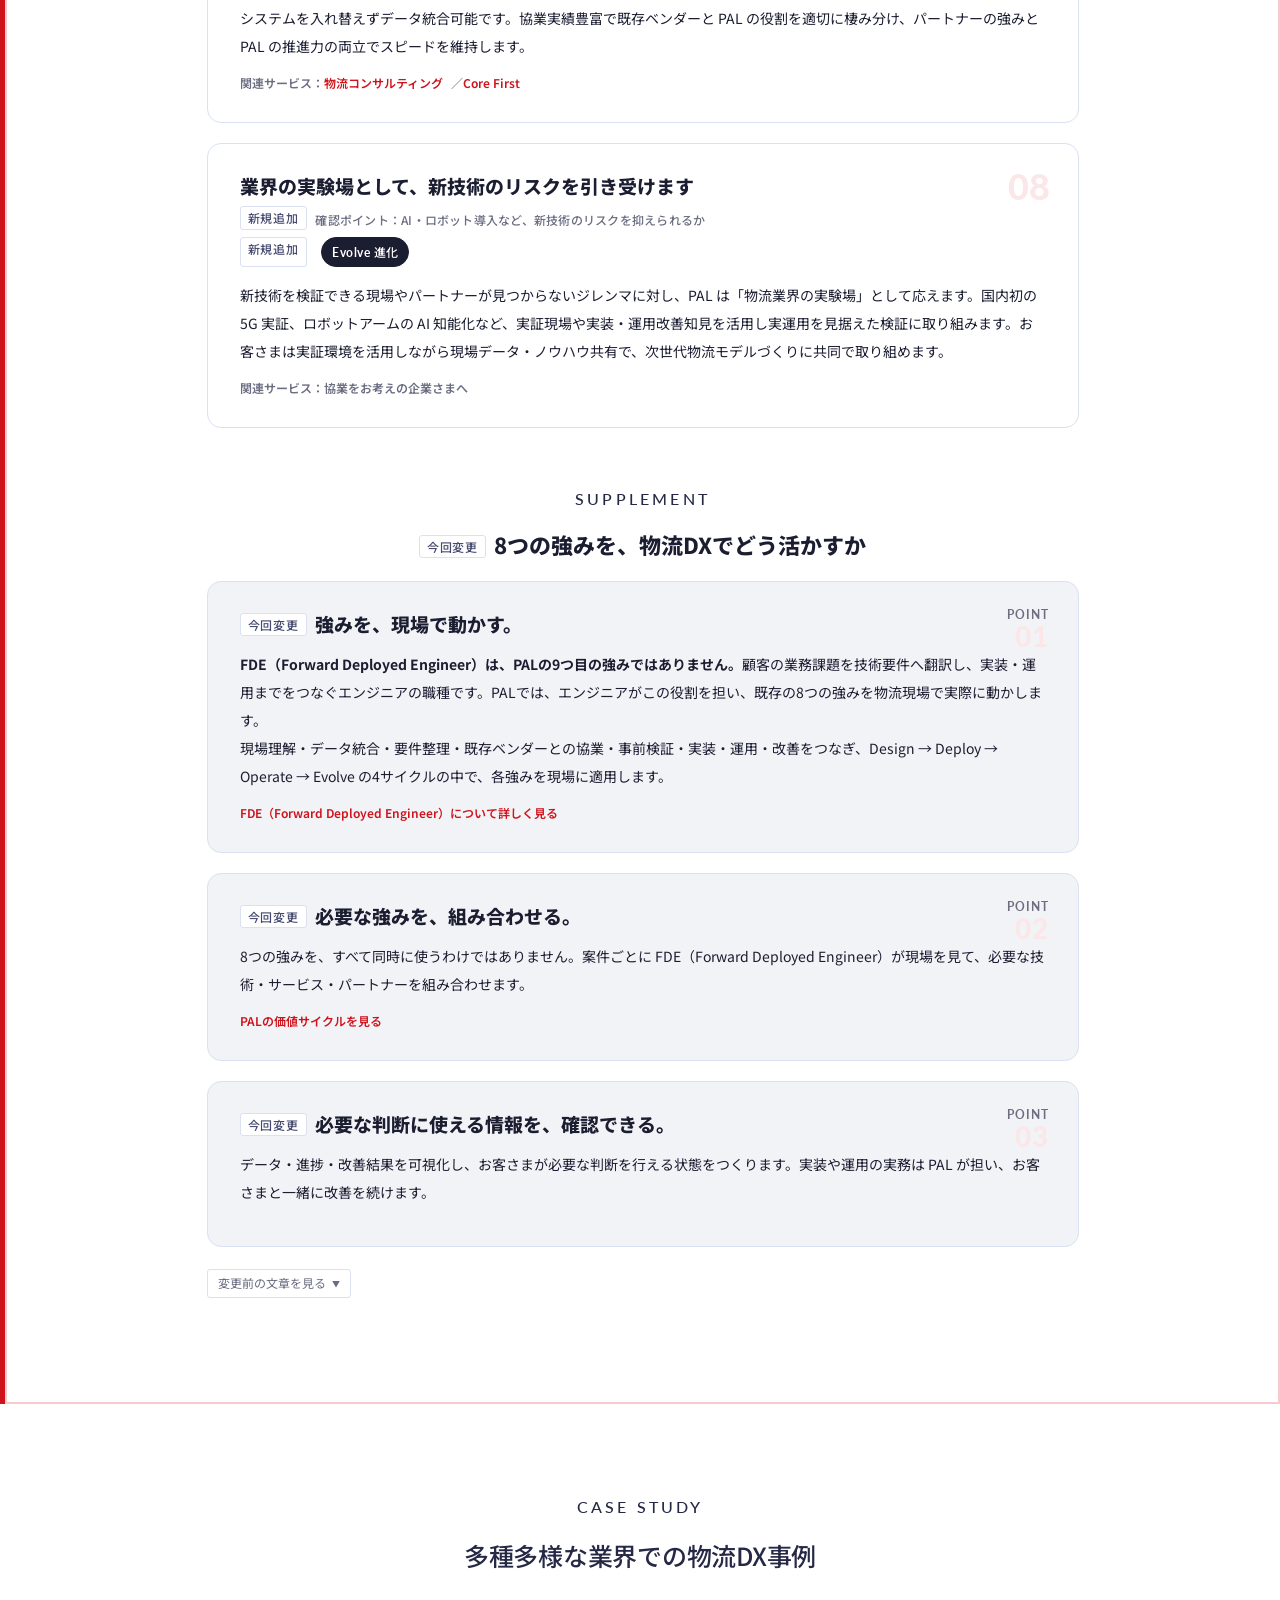
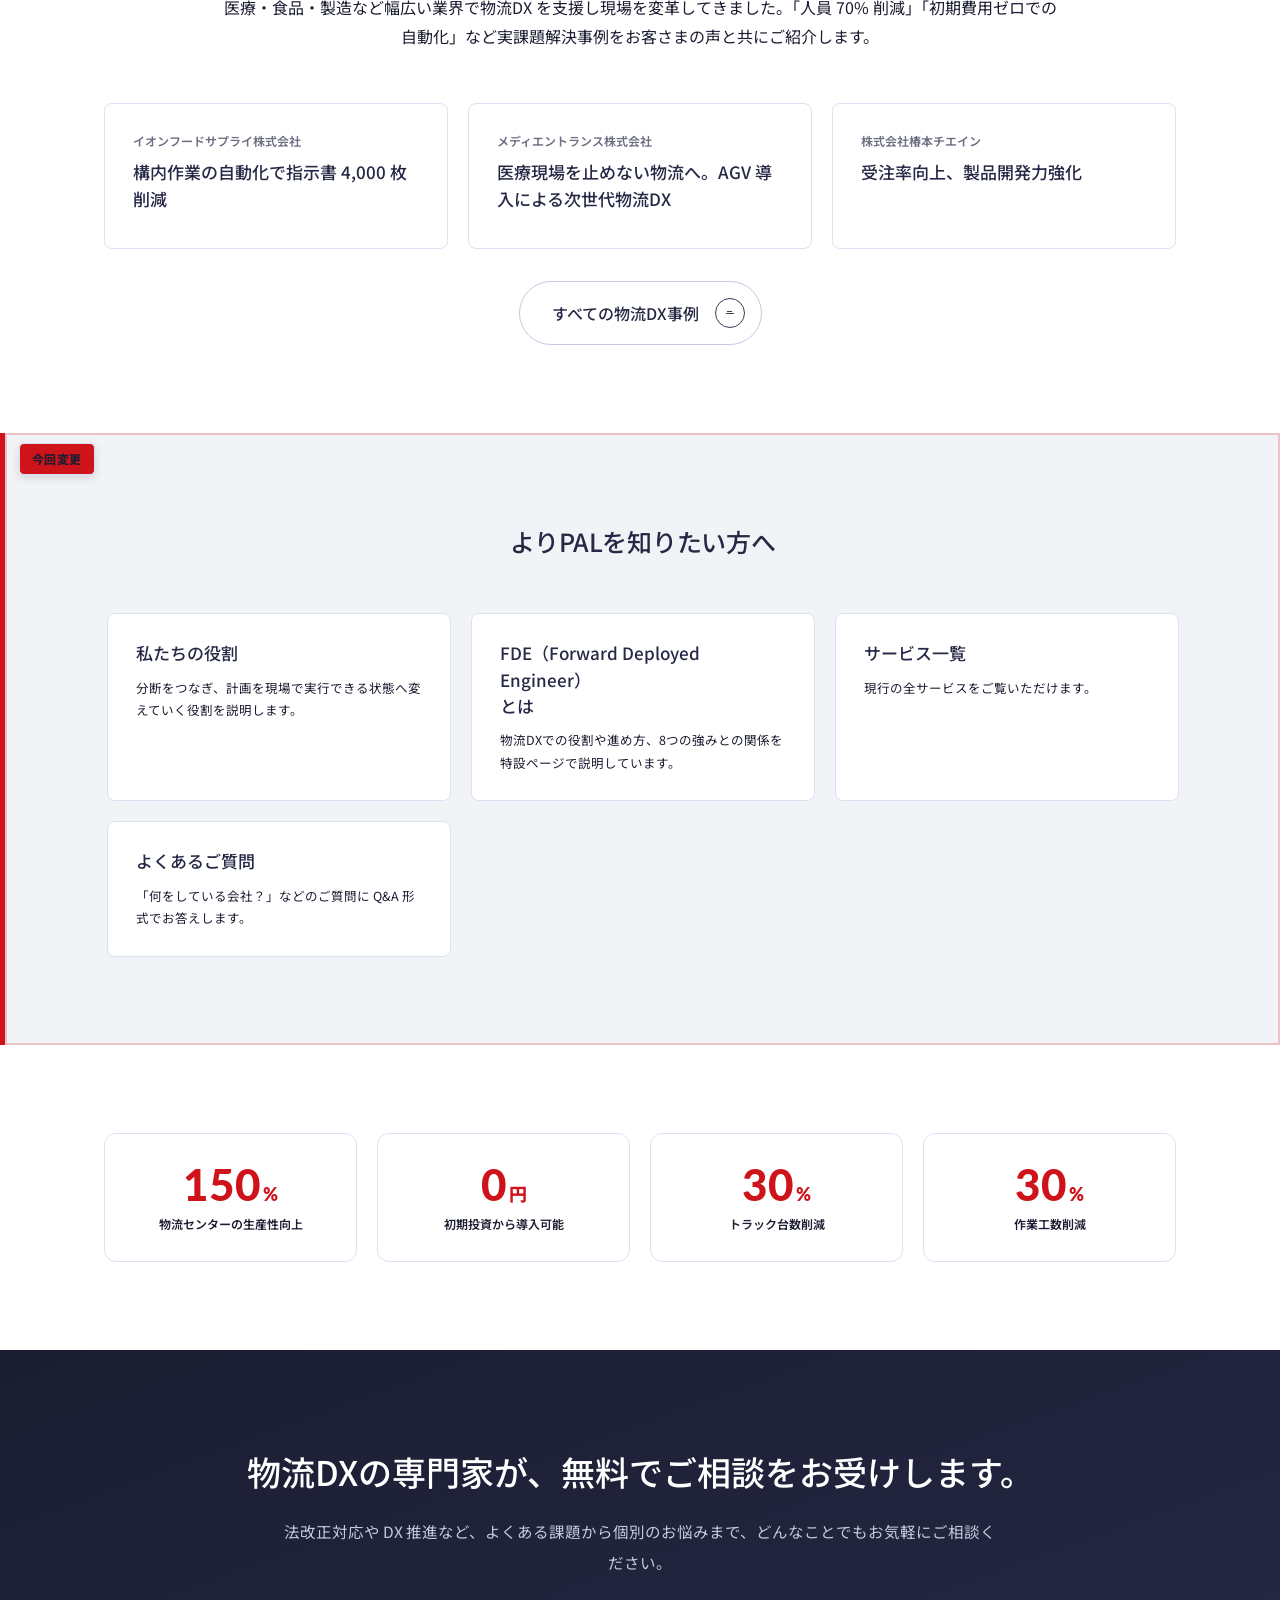
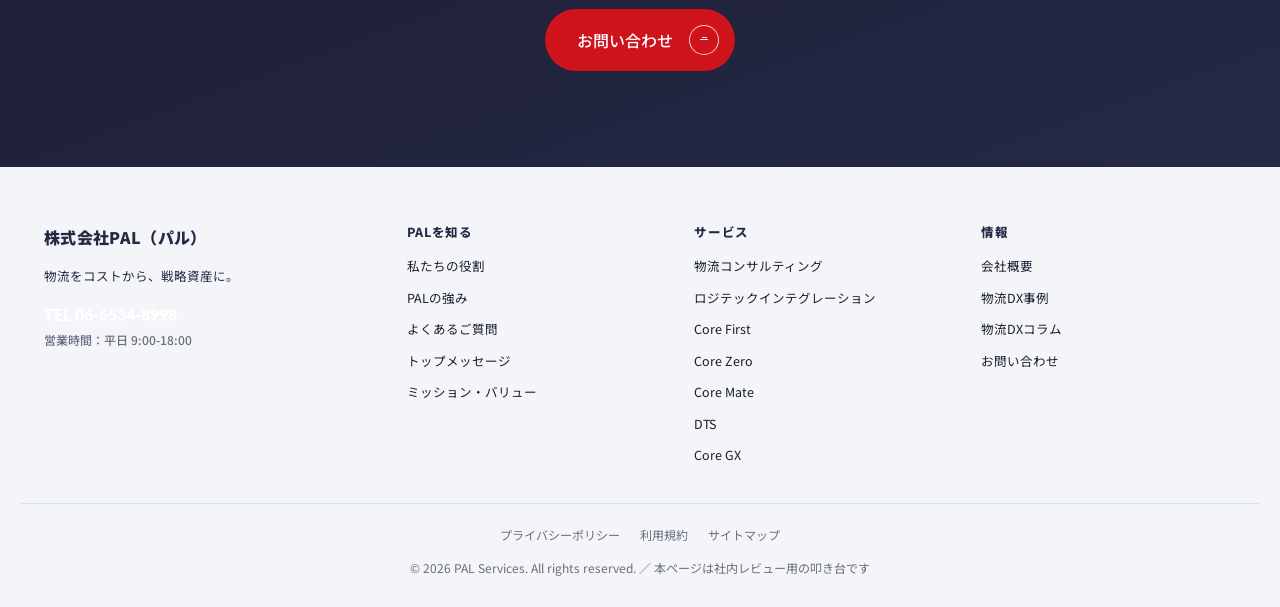
<file: pages/reason-fde-v2.html>
<!DOCTYPE html>
<html lang="ja">
<head>
<meta charset="UTF-8">
<!-- レビュー環境では常に最新を表示する（本番化時は削除可） -->
<meta http-equiv="Cache-Control" content="no-cache, no-store, must-revalidate">
<meta http-equiv="Pragma" content="no-cache">
<meta http-equiv="Expires" content="0">
<meta name="viewport" content="width=device-width, initial-scale=1.0">
<meta name="robots" content="noindex, nofollow">
<title>【叩き台・新案v2】PALの強み｜株式会社PAL</title>
<meta name="description" content="物流DX会社・物流DXパートナーを選ぶ際に確認したい8つのポイントと、PALの対応をご紹介します。導入前の効果検証（PoV）、初期費用ゼロでの導入、既存の3PL・SIer・システムとの連携やデータ統合に対応します。">
<link rel="preconnect" href="https://fonts.googleapis.com"><link rel="preconnect" href="https://fonts.gstatic.com" crossorigin>
<link href="https://fonts.googleapis.com/css2?family=Noto+Sans+JP:wght@400;500;600;700;800&family=Lato:wght@400;500;700&display=swap" rel="stylesheet">
<link rel="stylesheet" href="../assets/css/common.css?v=20260915z">
<style>
  .strength-list{display:grid;grid-template-columns:1fr;gap:20px}
  .strength-item{background:#fff;border:1px solid var(--border);border-radius:14px;padding:28px 32px;box-shadow:var(--shadow-sm);position:relative}
  .strength-item__num{position:absolute;top:24px;right:28px;font-family:var(--font-en);font-size:36px;font-weight:900;color:var(--red-soft);line-height:1}
  .strength-item__title{font-size:19px;font-weight:800;color:var(--navy);margin:0 0 12px;padding-right:60px;line-height:1.5}
  .strength-item__body{font-size:14px;color:var(--text);line-height:2;margin:0 0 12px}
  .strength-item__tags{font-size:12px;color:var(--text-mute);font-weight:600}
  .strength-item__tags a{color:var(--red);text-decoration:none;margin-right:8px}
  .strength-item__tags a:hover{text-decoration:underline}
  /* ===== S-03：補足カード。既存 .strength-item の枠線・角丸・余白・文字サイズを流用し、
     番号のかわりに POINT ラベルを置く（8つの強みと区別するため） ===== */
  .point-head{font-size:22px;font-weight:800;color:var(--navy);margin:0 0 20px;line-height:1.5}
  .strength-list--point{margin-top:0}
  .strength-item--point{background:var(--bg-soft)}
  .strength-item__num--point{
    top:26px;right:28px;display:flex;flex-direction:column;align-items:flex-end;
    font-family:var(--font-en);font-size:12px;font-weight:700;letter-spacing:.1em;
    color:var(--text-mute);line-height:1.2;
  }
  .strength-item__num--point b{font-size:28px;font-weight:900;color:var(--red-soft);line-height:1}
  .strength-item--point .strength-item__title{padding-right:76px}
  /* ===== V2：8つの強みと 4サイクルの対応を示す小ラベル ===== */
  .cyc-chips{display:flex;flex-wrap:wrap;gap:6px;margin:-4px 0 14px;padding-right:60px}
  .cyc-chip{font-family:var(--font-en);font-size:12px;font-weight:700;letter-spacing:.04em;
    padding:3px 10px;border-radius:9999px;border:1px solid var(--border);color:#B3B6C6;background:#fff}
  .cyc-chip.is-on{color:#fff;background:var(--navy);border-color:var(--navy)}
  .cyc-chip small{margin-left:4px;font-family:'Noto Sans JP',sans-serif;font-size:12px;font-weight:500;letter-spacing:0}
  .cyc-legend{margin:-8px 0 24px;padding:12px 16px;border-radius:8px;background:var(--bg-soft);font-size:13px;line-height:1.9;color:var(--text)}
  .cyc-legend b{color:var(--navy)}
  /* 確認ポイント：本文より目立たない補助ラベル */
  .checkpt{margin:-6px 0 10px;font-size:12px;line-height:1.7;color:var(--text-mute);font-weight:500;letter-spacing:.02em}
  .cyc-map{margin:-14px 0 24px;padding:0 16px;font-size:13px;line-height:1.9;color:var(--text-mute)}
  .cyc-legend a{margin-left:4px;color:var(--red);font-weight:700;white-space:nowrap}
</style>
<!-- ===== JSONLD v1：画面表示内容と一致する範囲のみ（Organization の住所・ロゴ・sameAs、Person、FAQPage、Article は画面に根拠がないため未記載）。本番では URL を本番ドメインへ置換 ===== -->
<script type="application/ld+json">
{
  "@context": "https://schema.org",
  "@graph": [
    {
      "@type": "Organization",
      "@id": "https://www.pal-style.co.jp/#organization",
      "name": "株式会社PAL",
      "alternateName": "株式会社PAL（パル）",
      "url": "https://www.pal-style.co.jp/",
      "telephone": "06-6534-8998"
    },
    {
      "@type": "WebPage",
      "@id": "https://kidera-cyber.github.io/pal-renewal-preview/pages/reason-fde-v2.html",
      "name": "PALの強み｜株式会社PAL",
      "inLanguage": "ja",
      "about": {
        "@id": "https://www.pal-style.co.jp/#organization"
      }
    },
    {
      "@type": "BreadcrumbList",
      "itemListElement": [
        {
          "@type": "ListItem",
          "position": 1,
          "name": "ホーム",
          "item": "https://kidera-cyber.github.io/pal-renewal-preview/pages/home-fde-v2.html"
        },
        {
          "@type": "ListItem",
          "position": 2,
          "name": "PALについて"
        },
        {
          "@type": "ListItem",
          "position": 3,
          "name": "PALの強み",
          "item": "https://kidera-cyber.github.io/pal-renewal-preview/pages/reason-fde-v2.html"
        }
      ]
    }
  ]
}
</script>
</head>
<body class="review-mode">

<div id="previewBanner">🛠 新案 v2（<span class="fde-name"><span class="fde-name__k">FDE（Forward</span> Deployed Engineer）</span>・4サイクル強化）／叩き台（社内レビュー用）／ noindex ／ 本番URLではありません</div>

<div class="review-legend" role="note" aria-label="レビュー用マーキングの凡例">
  <span class="review-legend__item review-legend__item--changed">今回変更</span>
  <span class="review-legend__item review-legend__item--added">新規追加</span>
  <span class="review-legend__item review-legend__item--moved">移動</span>
  <span class="review-legend__item review-legend__item--check">要確認</span>
  <span class="review-legend__note">※ 本番化は body から <code>review-mode</code> を外すだけ</span>
</div>

<header class="gheader">
  <div class="gheader__inner">
    <a class="gbrand" href="./home-fde-v2.html"><span class="gbrand__mark">PAL</span><span class="gbrand__name">株式会社PAL<small>PAL Co., Ltd.</small></span></a>
    <nav class="gnav" aria-label="グローバルナビゲーション">
      <a href="./home-fde-v2.html">ホーム</a><div class="gnav__group is-current"><a href="./role-fde-v2.html" class="is-current" aria-haspopup="true">PALを知る</a><div class="gnav__sub" aria-label="PALを知る"><a href="./role-fde-v2.html">私たちの役割</a><a href="./fde-v2.html">FDEとは？</a><a href="./reason-fde-v2.html" class="is-current">PALの強み</a><a href="./faq-fde-v2.html">よくあるご質問</a></div></div><!-- NAV-STRENGTH v1：PC ナビに「PALの強み」への導線がなかったため、PALを知る配下にサブメニューを追加 --><a href="./service.html">サービス</a>
      <a href="#">物流DX事例</a><a href="#">会社概要</a><a href="#">物流DXコラム</a><a href="#">物流DXお役立ち資料</a>
      <a href="#" class="gnav-cta">お問い合わせ</a>
    </nav>
    <button class="menu-toggle" id="menuToggle" aria-label="メニューを開く"><span></span><span></span><span></span></button>
  </div>
</header>
<nav class="mobile-nav" id="mobileNav">
  <a href="./home-fde-v2.html">ホーム</a><a href="./role-fde-v2.html">私たちの役割</a><a href="./fde-v2.html">FDEとは？</a><a href="./reason-fde-v2.html">PALの強み</a>  <a href="./service.html">サービス</a>
  <a href="#" class="gnav-cta">お問い合わせ</a>
</nav>

<nav class="breadcrumb"><div class="container"><ol>
  <li><a href="./home-fde-v2.html">ホーム</a></li><li><a href="#">PALについて</a></li><li class="current">PALの強み</li>
</ol></div></nav>

<!-- FV：現行「Strength PALの強み」を維持しつつ、イネーブラー言及を短く追加 -->
<section class="phero review-changed">
  <span class="review-label">今回変更</span>
  <div class="container phero__inner">
    <span class="phero__eyebrow">STRENGTH</span>
    <h1 class="phero__title">PALの強み</h1>
    <!-- ===== S-00：本ページではイネーブラーの語を使わない方針のため、FV の言及を削除し現行サイトの文に戻す ===== -->
    <p class="phero__sub">現場の「運用力」とデジタルの「技術力」。その両輪で確実に成果を生み出す、株式会社PALの強みをご紹介します。</p>
    <div class="phero__ctas">
      <a href="#" class="btn btn--red">お問い合わせ</a>
      <a href="#" class="btn btn--ghost">資料ダウンロード</a>
    </div>
  </div>
</section>

<!-- ===== S-00：preview 独自の CONNECTED セクションを撤去。
     理由：最終方針では「8つの強みは現状維持、補足文のみ追加」とし、
           本ページでイネーブラーの語を使わないため。
     復元するには git 履歴 cd01610 時点の当該 section を戻す ===== -->

<!-- 現行 SEC：8つの強み（正式名称を維持） -->
<section class="section review-changed">
  <span class="review-label">今回変更</span>
  <div class="container container--narrow">
    <div class="section__head"><h2 class="section__title">株式会社PAL の 8 つの強み</h2>
      <p class="section__lead"><span class="rnew">今回変更</span>物流DXでは、複数の強みを持っているだけでなく、それらを現場で組み合わせ、実装・運用までつなげられることが重要です。<br>物流DX会社を比較・選定する際は、現場運用の知見、投資負担、事前検証、戦略から実行までの対応範囲、データ統合、既存ベンダーとの協業、新技術の導入リスクを確認することが有効です。<br>以下は、それぞれの確認ポイントに対するPALの対応です。PALでは、エンジニアが <span class="fde-name"><span class="fde-name__k">FDE（Forward</span> Deployed Engineer）</span>として、この8つの強みを物流現場で組み合わせて動かします。</p></div>
    <!-- ===== V2-LEGEND v1：設計書 2.5 の4サイクル（英日併記）を1行で提示。定義文は役割ページに集約 ===== -->
    <p class="cyc-legend"><span class="rnew">新規追加</span>各強みが活きる<b>4つの価値サイクル</b>：Design｜設計 → Deploy｜実装・導入 → Operate｜運用 → Evolve｜進化　<a href="./role-fde-v2.html#cycle">サイクルの定義を見る</a></p>
    <p class="cyc-map"><span class="rnew">新規追加</span>設計（Design）では03・05・06、実装・導入（Deploy）では02・04・05・07、運用（Operate）では01・04・05・06・07、進化（Evolve）では01・05・08の強みが主に活きます。</p>
    <div class="strength-list">
      <div class="strength-item">
        <span class="strength-item__num">01</span>
        <h3 class="strength-item__title">生産性向上とコスト最適化を実現できます</h3>
        <p class="checkpt"><span class="rnew">新規追加</span>確認ポイント：物流現場の改善まで実行できるか</p>
        <p class="cyc-chips" aria-label="4サイクルとの対応"><span class="rnew">新規追加</span><span class="cyc-chip is-on">Operate<small>運用</small></span><span class="cyc-chip is-on">Evolve<small>進化</small></span></p>
        <p class="strength-item__body">部分的な改善ではなく、物流全体のデータ統合と現場改善を一気通貫で実施します。WMS・ロボット・マテハン・人工業務データを統合する「Core First」と「DTS」により、倉庫から輸送までの全工程のボトルネックを特定。物流業界で培ってきた実績とデータを掛け合わせ、実行可能な改善策を設計・伴走します。</p>
        <p class="strength-item__tags">関連サービス：<a href="https://www.pal-style.co.jp/service/cost-optimization/">物流コスト削減・生産性向上</a>／<a href="https://www.pal-style.co.jp/service/core-first/">Core First</a>／<a href="https://www.pal-style.co.jp/service/dts/">DTS</a></p>
      </div>

      <div class="strength-item">
        <span class="strength-item__num">02</span>
        <h3 class="strength-item__title">初期費用ゼロ円で、物流DXを始められます</h3>
        <p class="checkpt"><span class="rnew">新規追加</span>確認ポイント：初期投資を抑えて物流DXを始められるか</p>
        <p class="cyc-chips" aria-label="4サイクルとの対応"><span class="rnew">新規追加</span><span class="cyc-chip is-on">Deploy<small>実装・導入</small></span></p>
        <p class="strength-item__body">多額の初期投資が意思決定の障壁となる課題に対し、「Core Zero」を提供。倉庫・設備・システム・人材を PAL 保有・運用し、お客さまは物流業務委託のみで利用可能です。月々の委託費のみで導入・運用できます。</p>
        <p class="strength-item__tags">関連サービス：<a href="https://www.pal-style.co.jp/service/zero/">Core Zero</a></p>
      </div>

      <div class="strength-item">
        <span class="strength-item__num">03</span>
        <h3 class="strength-item__title">「本当に物流DXで利益改善できるのか？」を、事前に検証できます</h3>
        <p class="checkpt"><span class="rnew">新規追加</span>確認ポイント：導入前に効果（ROI）を検証できるか</p>
        <p class="cyc-chips" aria-label="4サイクルとの対応"><span class="rnew">新規追加</span><span class="cyc-chip is-on">Design<small>設計</small></span></p>
        <p class="strength-item__body">PoV（価値検証）によって事前に効果を見極める仕組みを提供します。「Core First」が取得した工数・工程別原価データを基に ROI を可視化。トランスフォーメーションラボにて小規模実証も可能です。「やる前に効果を見極める」ことで投資失敗リスクを最小化します。</p>
        <p class="strength-item__tags">関連サービス：<a href="https://www.pal-style.co.jp/service/logistics-consulting/">物流コンサルティング</a>／<a href="https://www.pal-style.co.jp/service/core-first/">Core First</a></p>
      </div>

      <div class="strength-item">
        <span class="strength-item__num">04</span>
        <h3 class="strength-item__title">物流現場とデジタル、両方を理解して動かせます</h3>
        <p class="checkpt"><span class="rnew">新規追加</span>確認ポイント：物流現場と技術の両方を理解し、両者の認識をつなげられるか</p>
        <p class="cyc-chips" aria-label="4サイクルとの対応"><span class="rnew">新規追加</span><span class="cyc-chip is-on">Deploy<small>実装・導入</small></span><span class="cyc-chip is-on">Operate<small>運用</small></span></p>
        <!-- ===== S04-WORDING v1：「業界実績による運用力」「分単位でのデータ化技術を両立」「現場に強い／システムに強い」の二分法を撤去し、運用力＋サプライチェーンの業界実績 → 現場課題の把握 → データ・技術を実行できる改善へ、の流れに再構成。旧文は git 履歴 1d27512 ===== -->
        <p class="strength-item__body"><span class="rnew">今回変更</span>物流DXには、物流現場の理解とデジタルの両方が必要です。現場の業務を理解していなければ、データや技術を導入しても、現場で使われる形にはなりません。PALは、物流現場で培った運用力と、長年サプライチェーンに関わってきた業界実績をもとに、現場の課題を正しく捉え、データや技術を実行できる改善へつなげます。</p>
        <p class="strength-item__tags">関連サービス：<a href="https://www.pal-style.co.jp/service/logistics-consulting/">物流コンサルティング</a>／<a href="https://www.pal-style.co.jp/service/core-first/">Core First</a></p>
      </div>

      <div class="strength-item">
        <span class="strength-item__num">05</span>
        <h3 class="strength-item__title">戦略から実行まで。すべてを一社で担い、最短で成果へ導きます</h3>
        <p class="checkpt"><span class="rnew">新規追加</span>確認ポイント：コンサルだけで終わらず、戦略から実行まで対応できるか</p>
        <p class="cyc-chips" aria-label="4サイクルとの対応"><span class="rnew">新規追加</span><span class="cyc-chip is-on">Design<small>設計</small></span><span class="cyc-chip is-on">Deploy<small>実装・導入</small></span><span class="cyc-chip is-on">Operate<small>運用</small></span><span class="cyc-chip is-on">Evolve<small>進化</small></span></p>
        <p class="strength-item__body">従来の物流DX は役割が分断（コンサル・SIer・3PL・メーカー）され、業者間の調整コストと責任所在の曖昧さが課題でした。PAL は物流コンサル・SIer・3PL・ファイナンス機能をすべて一社で保有。戦略策定からシステム導入、現場実行・検証までを一気通貫で担い、業者間分断ロスと認識ズレを排除します。</p>
        <p class="strength-item__tags">関連サービス：<a href="https://www.pal-style.co.jp/service/logistics-consulting/">物流コンサルティング</a></p>
      </div>

      <div class="strength-item">
        <span class="strength-item__num">06</span>
        <h3 class="strength-item__title">既存のシステム・機器を活かし、メーカー問わずデータ統合できます</h3>
        <p class="checkpt"><span class="rnew">新規追加</span>確認ポイント：既存のWMSや基幹システム、設備を活かしながら、データ統合基盤やシステム連携基盤を構築できるか</p>
        <p class="cyc-chips" aria-label="4サイクルとの対応"><span class="rnew">新規追加</span><span class="cyc-chip is-on">Design<small>設計</small></span><span class="cyc-chip is-on">Operate<small>運用</small></span></p>
        <p class="strength-item__body">多くの現場で複数メーカーの機器・システムが稼働するも、データが分断され工程横断把握が困難です。「Core First」がメーカー問わず既存機器・システムのデータを統合し、資産入れ替えなく "つなぐ" ことで倉庫から配送を横断的に可視化します。複数拠点の物流データを一元化し、現場実態をデータ起点で捉えることで、全体最適に向けた改善判断を可能にします。</p>
        <p class="strength-item__tags">関連サービス：<a href="https://www.pal-style.co.jp/service/core-first/">Core First</a></p>
      </div>

      <div class="strength-item">
        <span class="strength-item__num">07</span>
        <h3 class="strength-item__title">既存の 3PL・SIer とも、協業できます</h3>
        <p class="checkpt"><span class="rnew">新規追加</span>確認ポイント：既存の3PL・SIerと協業できるか</p>
        <p class="cyc-chips" aria-label="4サイクルとの対応"><span class="rnew">新規追加</span><span class="cyc-chip is-on">Deploy<small>実装・導入</small></span><span class="cyc-chip is-on">Operate<small>運用</small></span></p>
        <p class="strength-item__body">PAL との取引で既存 3PL・SIer 関係を損ないません。「Core First」がメーカー問わず多様なシステムと接続でき、既存ベンダーシステムを入れ替えずデータ統合可能です。協業実績豊富で既存ベンダーと PAL の役割を適切に棲み分け、パートナーの強みと PAL の推進力の両立でスピードを維持します。</p>
        <p class="strength-item__tags">関連サービス：<a href="https://www.pal-style.co.jp/service/logistics-consulting/">物流コンサルティング</a>／<a href="https://www.pal-style.co.jp/service/core-first/">Core First</a></p>
      </div>

      <div class="strength-item">
        <span class="strength-item__num">08</span>
        <h3 class="strength-item__title">業界の実験場として、新技術のリスクを引き受けます</h3>
        <p class="checkpt"><span class="rnew">新規追加</span>確認ポイント：AI・ロボット導入など、新技術のリスクを抑えられるか</p>
        <p class="cyc-chips" aria-label="4サイクルとの対応"><span class="rnew">新規追加</span><span class="cyc-chip is-on">Evolve<small>進化</small></span></p>
        <p class="strength-item__body">新技術を検証できる現場やパートナーが見つからないジレンマに対し、PAL は「物流業界の実験場」として応えます。国内初の 5G 実証、ロボットアームの AI 知能化など、実証現場や実装・運用改善知見を活用し実運用を見据えた検証に取り組みます。お客さまは実証環境を活用しながら現場データ・ノウハウ共有で、次世代物流モデルづくりに共同で取り組めます。</p>
        <p class="strength-item__tags">関連サービス：協業をお考えの企業さまへ</p>
      </div>
    </div>
    <!-- ===== S-03 v1：08 の後の補足を、既存の強みカード（.strength-item）と同じ体裁へ整形。
         8つの強みと誤認させないため番号は使わず POINT 01〜03 の補助ラベルにする。
         8項目の本文・番号・並び順は一切変更していない。
         復元するには git 履歴 ae3f7c3 の pages/reason.html の S-01／S-02 段落を戻す ===== -->
    <div class="section__head" style="margin-top:56px;margin-bottom:0">
      <span class="section__eyebrow">SUPPLEMENT</span>
      <h3 class="point-head"><span class="rnew">今回変更</span>8つの強みを、物流DXでどう活かすか</h3>
    </div>
    <div class="strength-list strength-list--point">
      <div class="strength-item strength-item--point">
        <span class="strength-item__num strength-item__num--point">POINT<b>01</b></span>
        <h4 class="strength-item__title"><span class="rnew">今回変更</span>強みを、現場で動かす。</h4>
        <p class="strength-item__body"><b><span class="fde-name"><span class="fde-name__k">FDE（Forward</span> Deployed Engineer）</span>は、PALの9つ目の強みではありません。</b>顧客の業務課題を技術要件へ翻訳し、実装・運用までをつなぐエンジニアの職種です。PALでは、エンジニアがこの役割を担い、既存の8つの強みを物流現場で実際に動かします。<br>現場理解・データ統合・要件整理・既存ベンダーとの協業・事前検証・実装・運用・改善をつなぎ、Design → Deploy → Operate → Evolve の4サイクルの中で、各強みを現場に適用します。</p>
        <p class="strength-item__tags"><a href="./fde-v2.html"><span class="fde-name"><span class="fde-name__k">FDE（Forward</span> Deployed Engineer）</span>について詳しく見る</a></p>
      </div>

      <div class="strength-item strength-item--point">
        <span class="strength-item__num strength-item__num--point">POINT<b>02</b></span>
        <h4 class="strength-item__title"><span class="rnew">今回変更</span>必要な強みを、組み合わせる。</h4>
        <p class="strength-item__body">8つの強みを、すべて同時に使うわけではありません。案件ごとに <span class="fde-name"><span class="fde-name__k">FDE（Forward</span> Deployed Engineer）</span>が現場を見て、必要な技術・サービス・パートナーを組み合わせます。</p>
        <p class="strength-item__tags"><a href="./role-fde-v2.html#cycle">PALの価値サイクルを見る</a></p>
      </div>

      <div class="strength-item strength-item--point">
        <span class="strength-item__num strength-item__num--point">POINT<b>03</b></span>
        <h4 class="strength-item__title"><span class="rnew">今回変更</span>必要な判断に使える情報を、確認できる。</h4>
        <p class="strength-item__body">データ・進捗・改善結果を可視化し、お客さまが必要な判断を行える状態をつくります。実装や運用の実務は PAL が担い、お客さまと一緒に改善を続けます。</p>
      </div>
    </div>
    <details class="rdiff" style="margin-top:20px"><summary>変更前の文章を見る</summary><div class="rdiff__body"><div class="rdiff__row"><span class="rdiff__lbl">【変更前】現行サイト www.pal-style.co.jp</span><p class="rdiff__txt rdiff__txt--none">該当なし（08 の後に補足はありません）</p><p class="rdiff__txt rdiff__txt--none" style="margin-top:6px">※ 直前のレビュー版では、5つの段落を本文としてそのまま追記していました（これら 8 つの強みは、PALが作業を引き受け続けるためのものではありません／現場を理解し、データをつなぎ、実行まで担う過程で…／現場でこれらを組み合わせ、実装と定着まで進める役割を、<span class="fde-name"><span class="fde-name__k">FDE（Forward</span> Deployed Engineer）</span>が担います…／これらの強みは、一度にすべてを使うものではありません…／データ統合から現場実装、運用、継続改善まで…）。文章の羅列で、既存の強みカードと体裁が合っていませんでした。</p></div><div class="rdiff__row rdiff__row--after"><span class="rdiff__lbl">【変更後】</span><p class="rdiff__txt">既存の強みカードと同じデザインで POINT 3カードを掲載。<br>POINT 01 強みを、現場で動かす（<span class="fde-name"><span class="fde-name__k">FDE（Forward</span> Deployed Engineer）</span>）／POINT 02 必要な強みを、組み合わせる／POINT 03 判断できる状態を、残す<br>旧 POINT 01 の「お客さま自身が改善を続けられる状態」を撤去し、判断はお客さま・実装と運用は PAL という役割分担へ修正。8つの強みには 4サイクル（Design／Deploy／Operate／Evolve）のどこで活きるかを小ラベルで表示。</p></div></div></details>
    <!-- ===== S-03 END ===== -->
  </div>
</section>

<!-- ===== S-01：preview 独自の「NEW SERVICE」セクションを撤去し、直前の補足段落へ統合。
     救済情報：「FDE は 9 つ目の新しい強みではない」という位置づけは、
     補足段落の「現場でこれらを組み合わせ、実装と定着まで進める役割は、FDE が担います」で表現している。
     復元するには git 履歴 cd01610 時点の当該 section を戻す ===== -->

<!-- ===== CYCLE v2：本ページから撤去（ページ役割の整理）。
     移動先：私たちの役割（pages/role.html #cycle）— Design→Deploy→Operate→Evolve と
             その先の Physical AI を、PAL全体の考え方・価値の流れとして説明する。
     本ページは「なぜPALにそれができるのか」＝8つの強みに専念する。
     復元するには git 履歴 8d3ec51 の pages/reason.html の CYCLE セクションを戻す ===== --><!-- 現行：CASE STUDY -->
<section class="section">
  <div class="container">
    <div class="section__head">
      <span class="section__eyebrow">CASE STUDY</span>
      <h2 class="section__title">多種多様な業界での物流DX事例</h2>
      <p class="section__lead">医療・食品・製造など幅広い業界で物流DX を支援し現場を変革してきました。「人員 70% 削減」「初期費用ゼロでの自動化」など実課題解決事例をお客さまの声と共にご紹介します。</p>
    </div>
    <div class="grid-3">
      <a class="card card--case" href="#"><p class="card__meta">イオンフードサプライ株式会社</p><h3 class="card__title">構内作業の自動化で指示書 4,000 枚削減</h3></a>
      <a class="card card--case" href="#"><p class="card__meta">メディエントランス株式会社</p><h3 class="card__title">医療現場を止めない物流へ。AGV 導入による次世代物流DX</h3></a>
      <a class="card card--case" href="#"><p class="card__meta">株式会社椿本チエイン</p><h3 class="card__title">受注率向上、製品開発力強化</h3></a>
    </div>
    <p class="section__cta-wrap"><a href="#" class="btn btn--ghost">すべての物流DX事例</a></p>
  </div>
</section>

<!-- よりPALを知りたい方へ -->
<section class="section section--soft review-changed">
  <span class="review-label">今回変更</span>
  <div class="container">
    <div class="section__head"><h2 class="section__title">よりPALを知りたい方へ</h2></div>
    <div class="grid-3">
      <a class="card" href="./role-fde-v2.html"><h3 class="card__title">私たちの役割</h3><p class="card__body-sm">分断をつなぎ、計画を現場で実行できる状態へ変えていく役割を説明します。</p></a>
      <a class="card" href="./fde-v2.html"><h3 class="card__title"><span class="fde-name"><span class="fde-name__k">FDE（Forward</span> Deployed Engineer）</span>とは</h3><p class="card__body-sm">物流DXでの役割や進め方、8つの強みとの関係を特設ページで説明しています。</p></a>
      <a class="card" href="./service.html"><h3 class="card__title">サービス一覧</h3><p class="card__body-sm">現行の全サービスをご覧いただけます。</p></a>
      <a class="card" href="./faq-fde-v2.html"><h3 class="card__title">よくあるご質問</h3><p class="card__body-sm">「何をしている会社？」などのご質問に Q&A 形式でお答えします。</p></a>
    </div>
  </div>
</section>

<!-- 実績数値 -->
<section class="section">
  <div class="container">
    <ul class="stat-list">
      <li><span class="stat-list__num">150<small>%</small></span><span class="stat-list__lbl">物流センターの生産性向上</span></li>
      <li><span class="stat-list__num">0<small>円</small></span><span class="stat-list__lbl">初期投資から導入可能</span></li>
      <li><span class="stat-list__num">30<small>%</small></span><span class="stat-list__lbl">トラック台数削減</span></li>
      <li><span class="stat-list__num">30<small>%</small></span><span class="stat-list__lbl">作業工数削減</span></li>
    </ul>
  </div>
</section>

<!-- 最終CTA -->
<section class="final-cta">
  <div class="container">
    <h2>物流DXの専門家が、無料でご相談をお受けします。</h2>
    <p class="final-cta__body">法改正対応や DX 推進など、よくある課題から個別のお悩みまで、どんなことでもお気軽にご相談ください。</p>
    <a href="#" class="btn btn--red btn--lg">お問い合わせ</a>
  </div>
</section>

<footer class="gfooter">
  <div class="gfooter__grid">
    <div>
      <p class="gfooter__brand">株式会社PAL（パル）</p>
      <p class="gfooter__desc">物流をコストから、戦略資産に。</p>
      <p class="gfooter__tel">TEL 06-6534-8998<br><small>営業時間：平日 9:00-18:00</small></p>
    </div>
    <div class="gfooter__col"><h4>PALを知る</h4><ul><li><a href="./role-fde-v2.html">私たちの役割</a></li><li><a href="./reason-fde-v2.html">PALの強み</a></li><li><a href="./faq-fde-v2.html">よくあるご質問</a></li><li><a href="#">トップメッセージ</a></li><li><a href="#">ミッション・バリュー</a></li></ul></div>
    <div class="gfooter__col"><h4>サービス</h4><ul>
      <li><a href="https://www.pal-style.co.jp/service/logistics-consulting/">物流コンサルティング</a></li>
      <li><a href="https://lp.pal-style.co.jp/logitec-integration/">ロジテックインテグレーション</a></li>
      <li><a href="https://www.pal-style.co.jp/service/core-first/">Core First</a></li>
      <li><a href="https://www.pal-style.co.jp/service/zero/">Core Zero</a></li>
      <li><a href="https://www.pal-style.co.jp/service/mate/">Core Mate</a></li>
      <li><a href="https://www.pal-style.co.jp/service/dts/">DTS</a></li>
      <li><a href="https://lp.pal-style.co.jp/core-gx/index.html">Core GX</a></li>
          </ul></div>
    <div class="gfooter__col"><h4>情報</h4><ul><li><a href="#">会社概要</a></li><li><a href="#">物流DX事例</a></li><li><a href="#">物流DXコラム</a></li><li><a href="#">お問い合わせ</a></li></ul></div>
  </div>
  <div class="gfooter__bottom">
    <ul class="gfooter__legal"><li><a href="#">プライバシーポリシー</a></li><li><a href="#">利用規約</a></li><li><a href="#">サイトマップ</a></li></ul>
    <p>© 2026 PAL Services. All rights reserved. ／ 本ページは社内レビュー用の叩き台です</p>
  </div>
</footer>

<script>(function(){var b=document.getElementById('menuToggle'),n=document.getElementById('mobileNav');if(b&&n){b.addEventListener('click',function(){n.classList.toggle('open');document.body.style.overflow=n.classList.contains('open')?'hidden':'';});n.querySelectorAll('a').forEach(function(a){a.addEventListener('click',function(){n.classList.remove('open');document.body.style.overflow='';});});}})();</script>
</body>
</html>
</file>
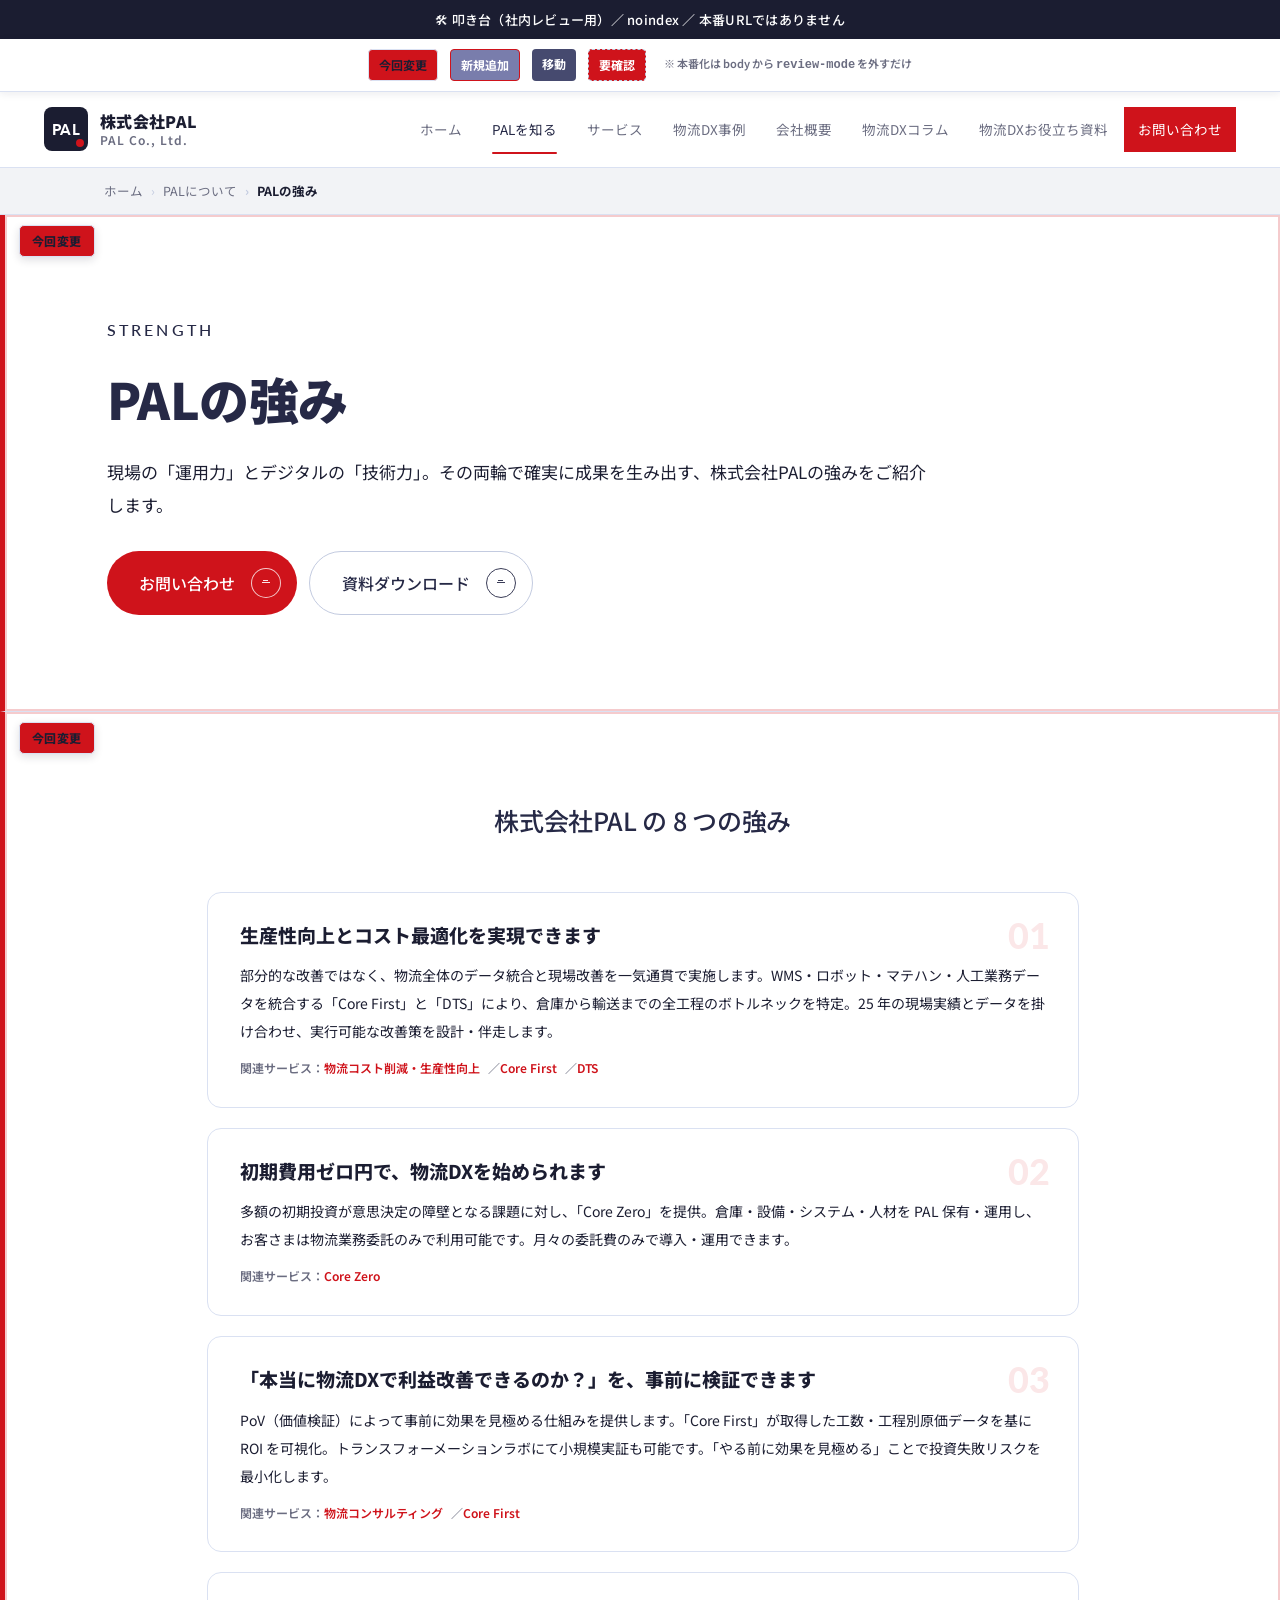
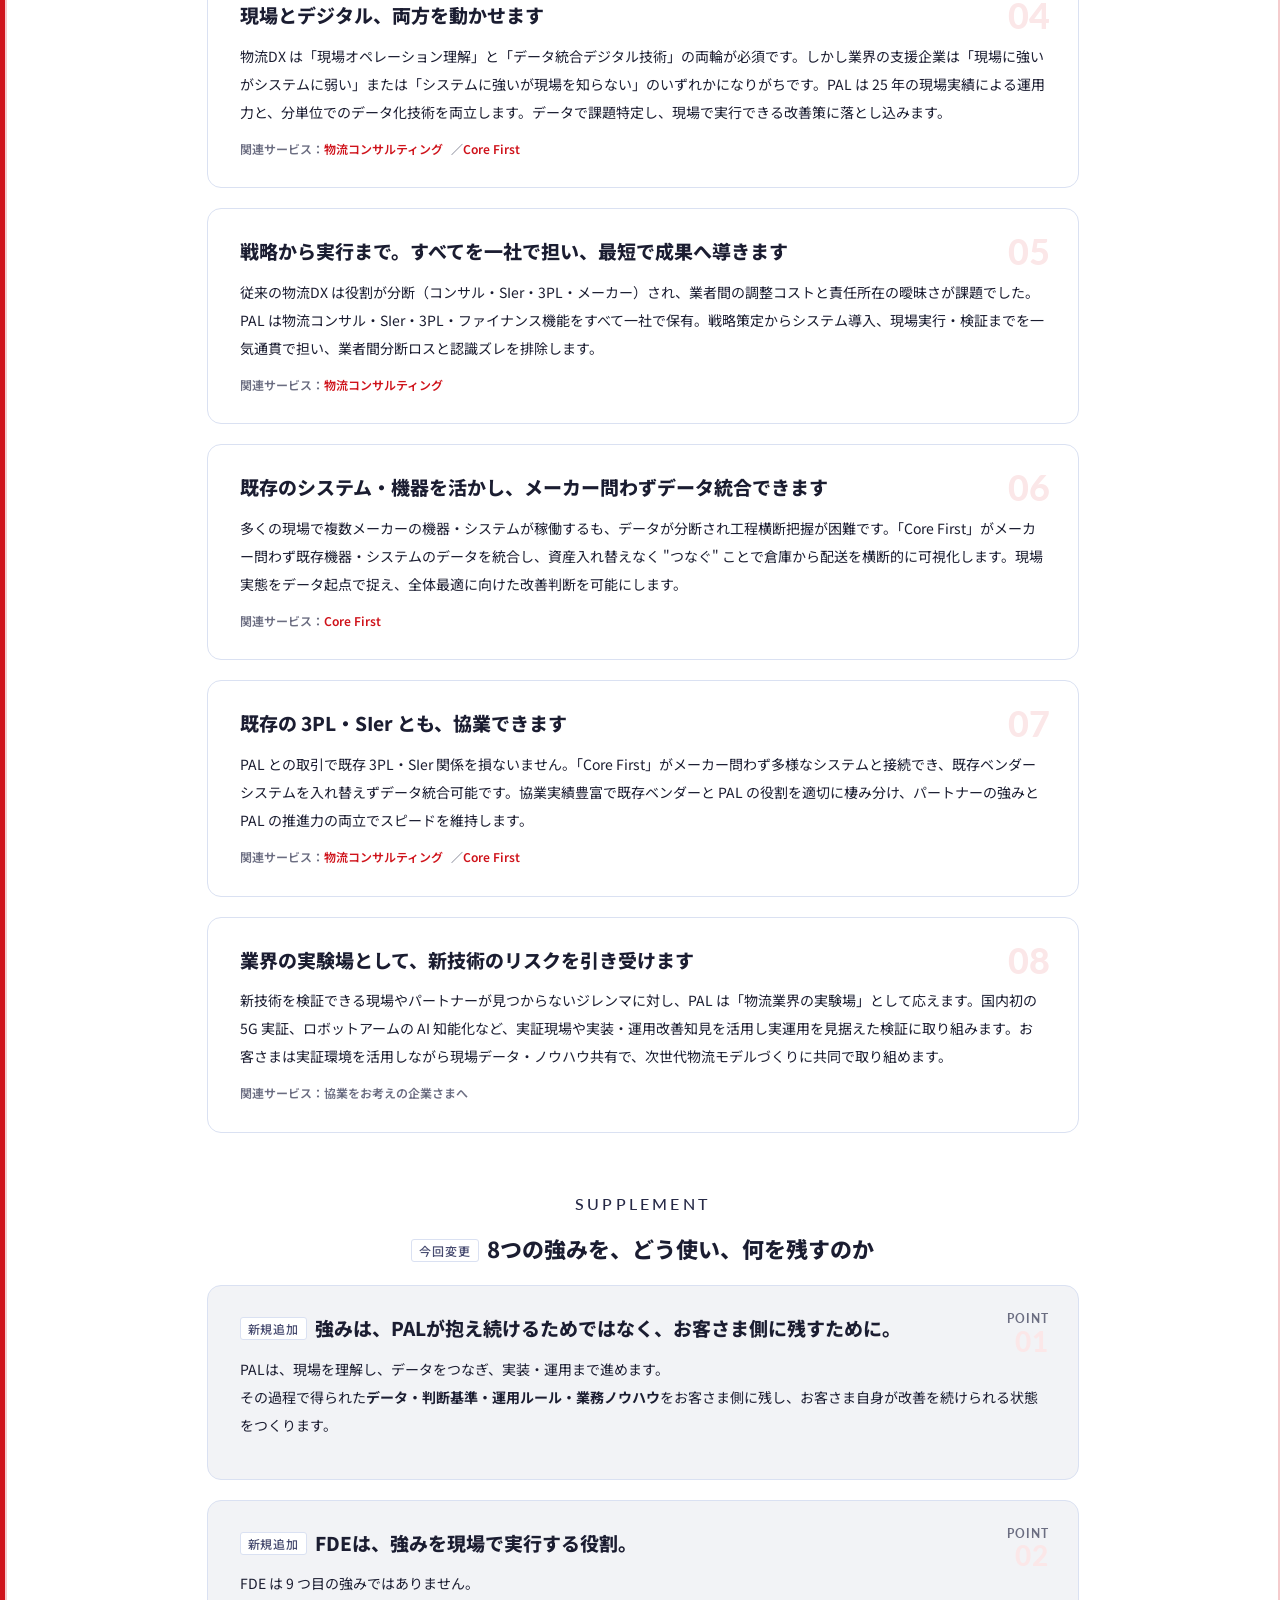
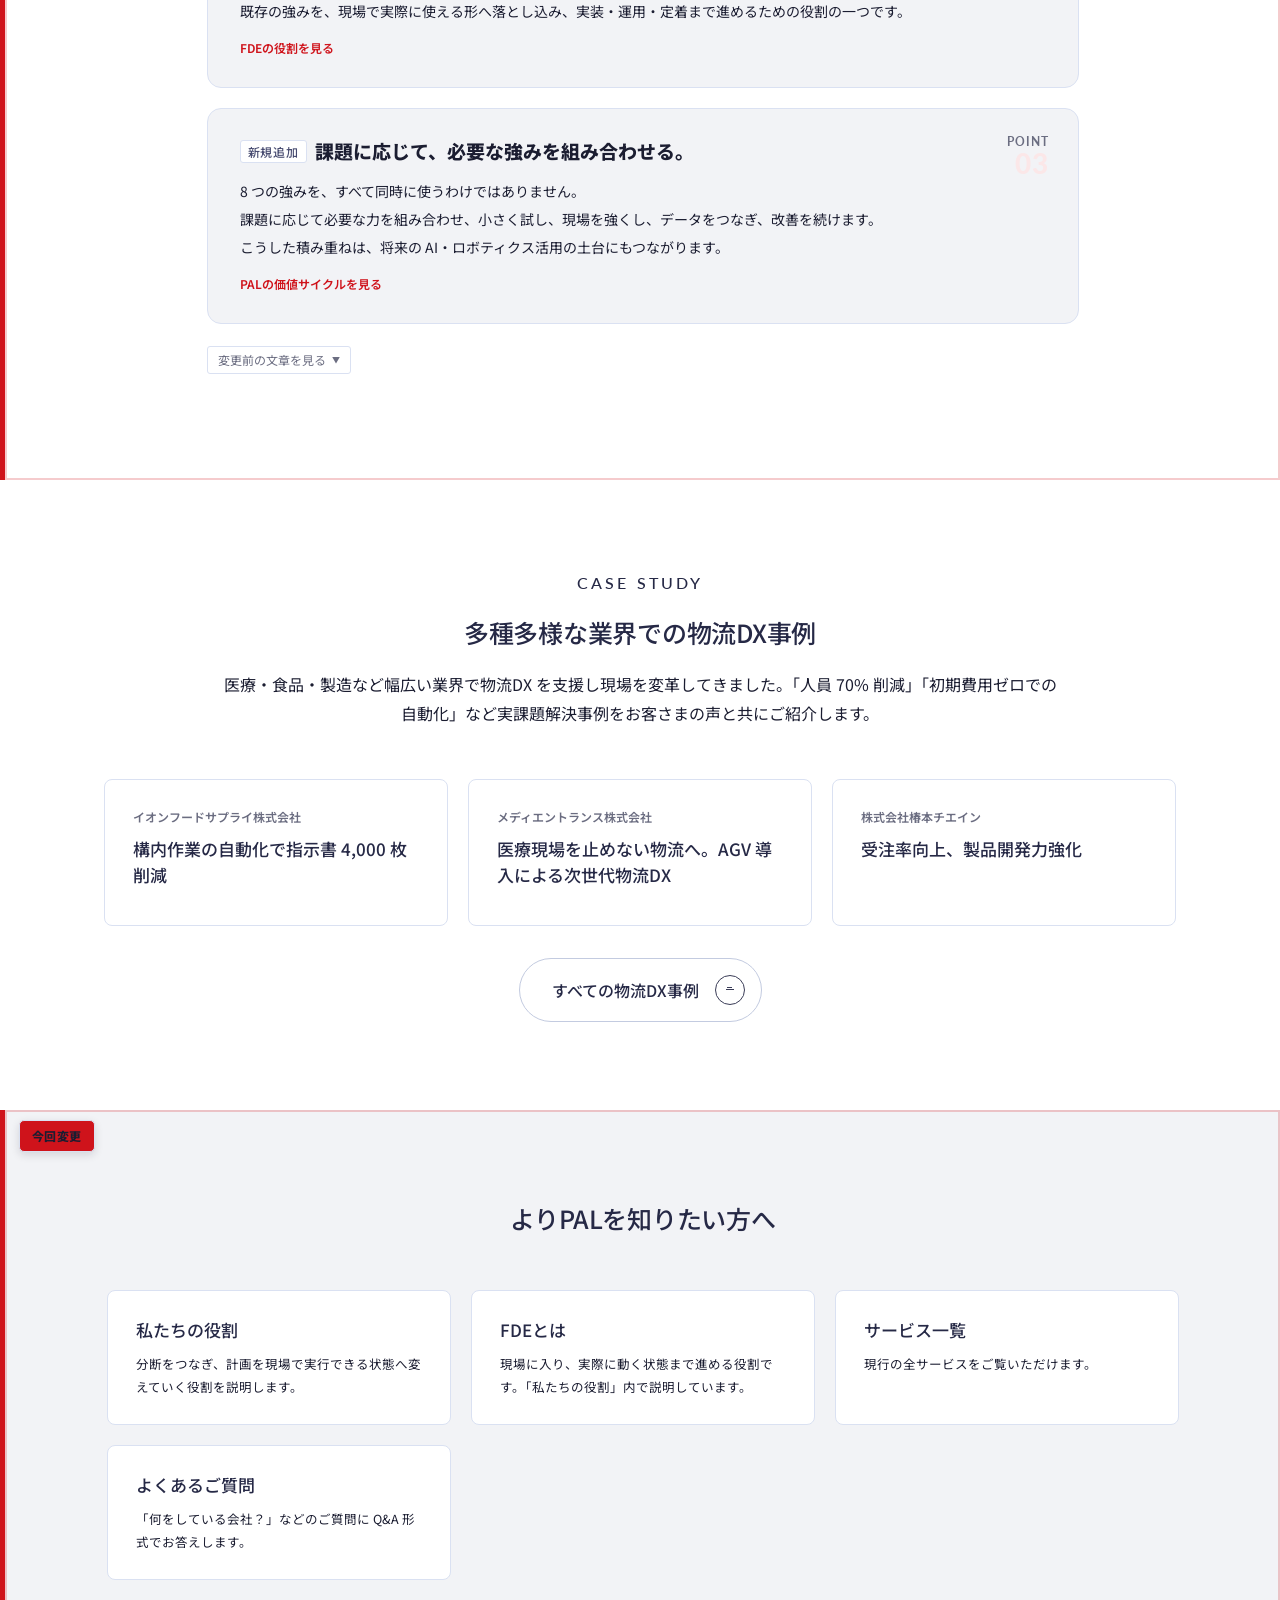
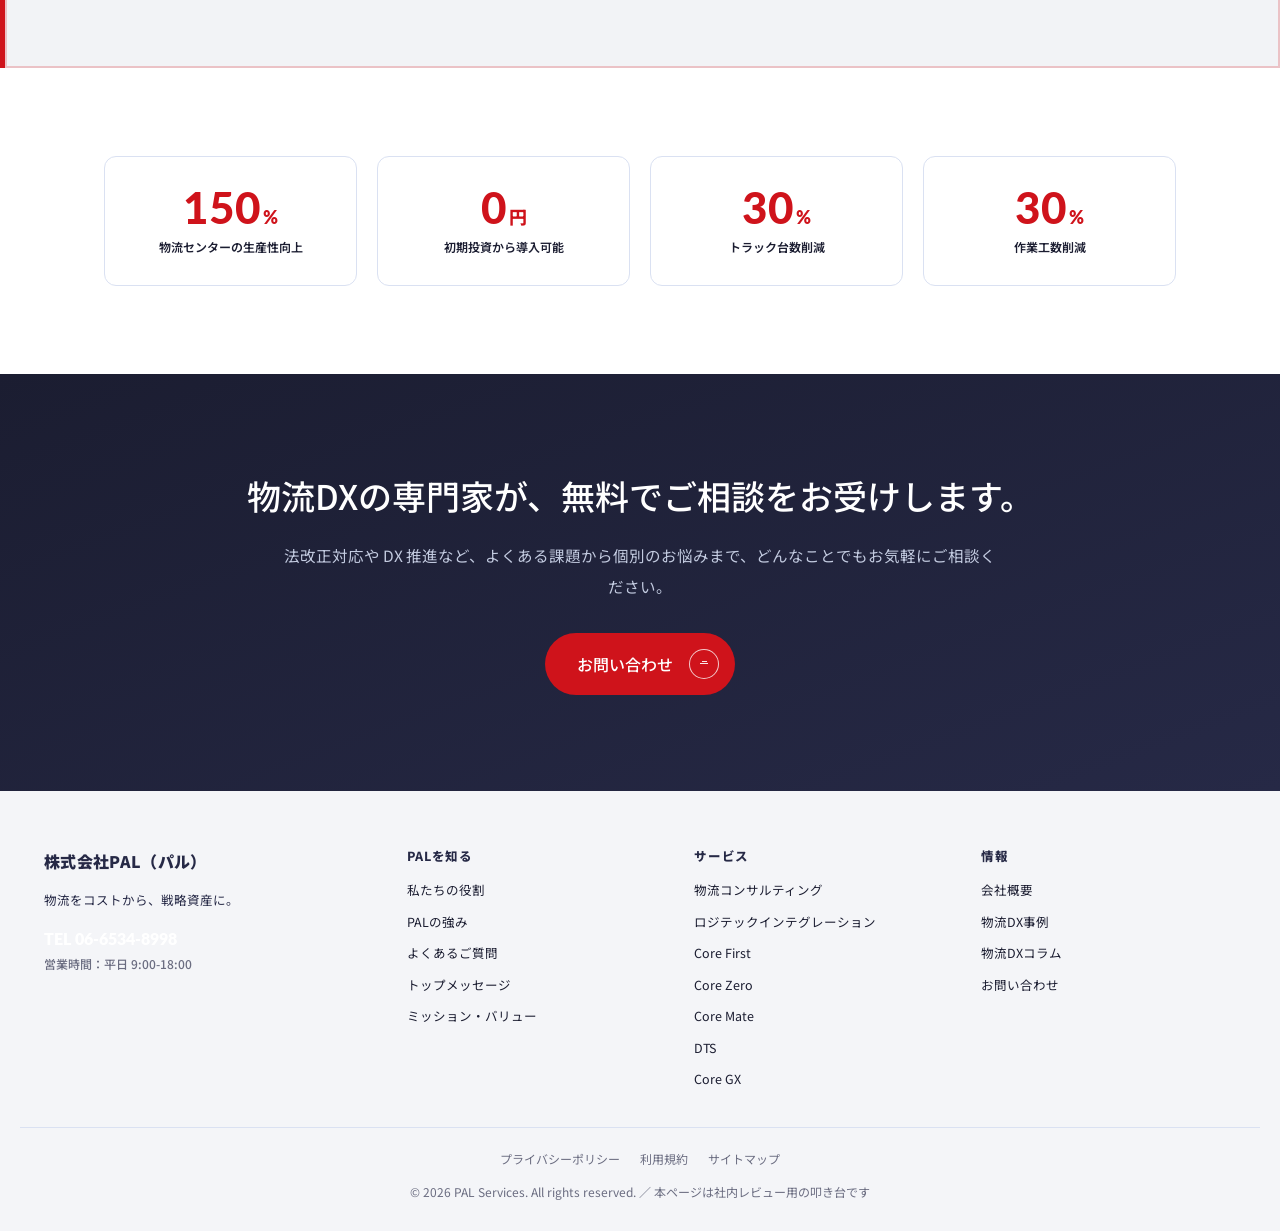
<file: pages/reason.html>
<!DOCTYPE html>
<html lang="ja">
<head>
<meta charset="UTF-8">
<!-- レビュー環境では常に最新を表示する（本番化時は削除可） -->
<meta http-equiv="Cache-Control" content="no-cache, no-store, must-revalidate">
<meta http-equiv="Pragma" content="no-cache">
<meta http-equiv="Expires" content="0">
<meta name="viewport" content="width=device-width, initial-scale=1.0">
<meta name="robots" content="noindex, nofollow">
<title>【叩き台】PALの強み｜株式会社PAL</title>
<meta name="description" content="現場の「運用力」とデジタルの「技術力」。その両輪で確実に成果を生み出す、株式会社PALの強みをご紹介します。">
<link rel="preconnect" href="https://fonts.googleapis.com"><link rel="preconnect" href="https://fonts.gstatic.com" crossorigin>
<link href="https://fonts.googleapis.com/css2?family=Noto+Sans+JP:wght@400;500;600;700;800&family=Lato:wght@400;500;700&display=swap" rel="stylesheet">
<link rel="stylesheet" href="../assets/css/common.css?v=20260915z">
<style>
  .strength-list{display:grid;grid-template-columns:1fr;gap:20px}
  .strength-item{background:#fff;border:1px solid var(--border);border-radius:14px;padding:28px 32px;box-shadow:var(--shadow-sm);position:relative}
  .strength-item__num{position:absolute;top:24px;right:28px;font-family:var(--font-en);font-size:36px;font-weight:900;color:var(--red-soft);line-height:1}
  .strength-item__title{font-size:19px;font-weight:800;color:var(--navy);margin:0 0 12px;padding-right:60px;line-height:1.5}
  .strength-item__body{font-size:14px;color:var(--text);line-height:2;margin:0 0 12px}
  .strength-item__tags{font-size:12px;color:var(--text-mute);font-weight:600}
  .strength-item__tags a{color:var(--red);text-decoration:none;margin-right:8px}
  .strength-item__tags a:hover{text-decoration:underline}
  /* ===== S-03：補足カード。既存 .strength-item の枠線・角丸・余白・文字サイズを流用し、
     番号のかわりに POINT ラベルを置く（8つの強みと区別するため） ===== */
  .point-head{font-size:22px;font-weight:800;color:var(--navy);margin:0 0 20px;line-height:1.5}
  .strength-list--point{margin-top:0}
  .strength-item--point{background:var(--bg-soft)}
  .strength-item__num--point{
    top:26px;right:28px;display:flex;flex-direction:column;align-items:flex-end;
    font-family:var(--font-en);font-size:12px;font-weight:700;letter-spacing:.1em;
    color:var(--text-mute);line-height:1.2;
  }
  .strength-item__num--point b{font-size:28px;font-weight:900;color:var(--red-soft);line-height:1}
  .strength-item--point .strength-item__title{padding-right:76px}
</style>
</head>
<body class="review-mode">

<div id="previewBanner">🛠 叩き台（社内レビュー用）／ noindex ／ 本番URLではありません</div>

<div class="review-legend" role="note" aria-label="レビュー用マーキングの凡例">
  <span class="review-legend__item review-legend__item--changed">今回変更</span>
  <span class="review-legend__item review-legend__item--added">新規追加</span>
  <span class="review-legend__item review-legend__item--moved">移動</span>
  <span class="review-legend__item review-legend__item--check">要確認</span>
  <span class="review-legend__note">※ 本番化は body から <code>review-mode</code> を外すだけ</span>
</div>

<header class="gheader">
  <div class="gheader__inner">
    <a class="gbrand" href="./home.html"><span class="gbrand__mark">PAL</span><span class="gbrand__name">株式会社PAL<small>PAL Co., Ltd.</small></span></a>
    <nav class="gnav" aria-label="グローバルナビゲーション">
      <a href="./home.html">ホーム</a><div class="gnav__group is-current"><a href="./role.html" class="is-current" aria-haspopup="true">PALを知る</a><div class="gnav__sub" aria-label="PALを知る"><a href="./role.html">私たちの役割</a><a href="./reason.html" class="is-current">PALの強み</a></div></div><!-- NAV-STRENGTH v1：PC ナビに「PALの強み」への導線がなかったため、PALを知る配下にサブメニューを追加 --><a href="./service.html">サービス</a>
      <a href="#">物流DX事例</a><a href="#">会社概要</a><a href="#">物流DXコラム</a><a href="#">物流DXお役立ち資料</a>
      <a href="#" class="gnav-cta">お問い合わせ</a>
    </nav>
    <button class="menu-toggle" id="menuToggle" aria-label="メニューを開く"><span></span><span></span><span></span></button>
  </div>
</header>
<nav class="mobile-nav" id="mobileNav">
  <a href="./home.html">ホーム</a><a href="./role.html">私たちの役割</a><a href="./reason.html">PALの強み</a>  <a href="./service.html">サービス</a>
  <a href="#" class="gnav-cta">お問い合わせ</a>
</nav>

<nav class="breadcrumb"><div class="container"><ol>
  <li><a href="./home.html">ホーム</a></li><li><a href="#">PALについて</a></li><li class="current">PALの強み</li>
</ol></div></nav>

<!-- FV：現行「Strength PALの強み」を維持しつつ、イネーブラー言及を短く追加 -->
<section class="phero review-changed">
  <span class="review-label">今回変更</span>
  <div class="container phero__inner">
    <span class="phero__eyebrow">STRENGTH</span>
    <h1 class="phero__title">PALの強み</h1>
    <!-- ===== S-00：本ページではイネーブラーの語を使わない方針のため、FV の言及を削除し現行サイトの文に戻す ===== -->
    <p class="phero__sub">現場の「運用力」とデジタルの「技術力」。その両輪で確実に成果を生み出す、株式会社PALの強みをご紹介します。</p>
    <div class="phero__ctas">
      <a href="#" class="btn btn--red">お問い合わせ</a>
      <a href="#" class="btn btn--ghost">資料ダウンロード</a>
    </div>
  </div>
</section>

<!-- ===== S-00：preview 独自の CONNECTED セクションを撤去。
     理由：最終方針では「8つの強みは現状維持、補足文のみ追加」とし、
           本ページでイネーブラーの語を使わないため。
     復元するには git 履歴 cd01610 時点の当該 section を戻す ===== -->

<!-- 現行 SEC：8つの強み（正式名称を維持） -->
<section class="section review-changed">
  <span class="review-label">今回変更</span>
  <div class="container container--narrow">
    <div class="section__head"><h2 class="section__title">株式会社PAL の 8 つの強み</h2></div>
    <div class="strength-list">
      <div class="strength-item">
        <span class="strength-item__num">01</span>
        <h3 class="strength-item__title">生産性向上とコスト最適化を実現できます</h3>
        <p class="strength-item__body">部分的な改善ではなく、物流全体のデータ統合と現場改善を一気通貫で実施します。WMS・ロボット・マテハン・人工業務データを統合する「Core First」と「DTS」により、倉庫から輸送までの全工程のボトルネックを特定。25 年の現場実績とデータを掛け合わせ、実行可能な改善策を設計・伴走します。</p>
        <p class="strength-item__tags">関連サービス：<a href="https://www.pal-style.co.jp/service/cost-optimization/">物流コスト削減・生産性向上</a>／<a href="https://www.pal-style.co.jp/service/core-first/">Core First</a>／<a href="https://www.pal-style.co.jp/service/dts/">DTS</a></p>
      </div>

      <div class="strength-item">
        <span class="strength-item__num">02</span>
        <h3 class="strength-item__title">初期費用ゼロ円で、物流DXを始められます</h3>
        <p class="strength-item__body">多額の初期投資が意思決定の障壁となる課題に対し、「Core Zero」を提供。倉庫・設備・システム・人材を PAL 保有・運用し、お客さまは物流業務委託のみで利用可能です。月々の委託費のみで導入・運用できます。</p>
        <p class="strength-item__tags">関連サービス：<a href="https://www.pal-style.co.jp/service/zero/">Core Zero</a></p>
      </div>

      <div class="strength-item">
        <span class="strength-item__num">03</span>
        <h3 class="strength-item__title">「本当に物流DXで利益改善できるのか？」を、事前に検証できます</h3>
        <p class="strength-item__body">PoV（価値検証）によって事前に効果を見極める仕組みを提供します。「Core First」が取得した工数・工程別原価データを基に ROI を可視化。トランスフォーメーションラボにて小規模実証も可能です。「やる前に効果を見極める」ことで投資失敗リスクを最小化します。</p>
        <p class="strength-item__tags">関連サービス：<a href="https://www.pal-style.co.jp/service/logistics-consulting/">物流コンサルティング</a>／<a href="https://www.pal-style.co.jp/service/core-first/">Core First</a></p>
      </div>

      <div class="strength-item">
        <span class="strength-item__num">04</span>
        <h3 class="strength-item__title">現場とデジタル、両方を動かせます</h3>
        <p class="strength-item__body">物流DX は「現場オペレーション理解」と「データ統合デジタル技術」の両輪が必須です。しかし業界の支援企業は「現場に強いがシステムに弱い」または「システムに強いが現場を知らない」のいずれかになりがちです。PAL は 25 年の現場実績による運用力と、分単位でのデータ化技術を両立します。データで課題特定し、現場で実行できる改善策に落とし込みます。</p>
        <p class="strength-item__tags">関連サービス：<a href="https://www.pal-style.co.jp/service/logistics-consulting/">物流コンサルティング</a>／<a href="https://www.pal-style.co.jp/service/core-first/">Core First</a></p>
      </div>

      <div class="strength-item">
        <span class="strength-item__num">05</span>
        <h3 class="strength-item__title">戦略から実行まで。すべてを一社で担い、最短で成果へ導きます</h3>
        <p class="strength-item__body">従来の物流DX は役割が分断（コンサル・SIer・3PL・メーカー）され、業者間の調整コストと責任所在の曖昧さが課題でした。PAL は物流コンサル・SIer・3PL・ファイナンス機能をすべて一社で保有。戦略策定からシステム導入、現場実行・検証までを一気通貫で担い、業者間分断ロスと認識ズレを排除します。</p>
        <p class="strength-item__tags">関連サービス：<a href="https://www.pal-style.co.jp/service/logistics-consulting/">物流コンサルティング</a></p>
      </div>

      <div class="strength-item">
        <span class="strength-item__num">06</span>
        <h3 class="strength-item__title">既存のシステム・機器を活かし、メーカー問わずデータ統合できます</h3>
        <p class="strength-item__body">多くの現場で複数メーカーの機器・システムが稼働するも、データが分断され工程横断把握が困難です。「Core First」がメーカー問わず既存機器・システムのデータを統合し、資産入れ替えなく "つなぐ" ことで倉庫から配送を横断的に可視化します。現場実態をデータ起点で捉え、全体最適に向けた改善判断を可能にします。</p>
        <p class="strength-item__tags">関連サービス：<a href="https://www.pal-style.co.jp/service/core-first/">Core First</a></p>
      </div>

      <div class="strength-item">
        <span class="strength-item__num">07</span>
        <h3 class="strength-item__title">既存の 3PL・SIer とも、協業できます</h3>
        <p class="strength-item__body">PAL との取引で既存 3PL・SIer 関係を損ないません。「Core First」がメーカー問わず多様なシステムと接続でき、既存ベンダーシステムを入れ替えずデータ統合可能です。協業実績豊富で既存ベンダーと PAL の役割を適切に棲み分け、パートナーの強みと PAL の推進力の両立でスピードを維持します。</p>
        <p class="strength-item__tags">関連サービス：<a href="https://www.pal-style.co.jp/service/logistics-consulting/">物流コンサルティング</a>／<a href="https://www.pal-style.co.jp/service/core-first/">Core First</a></p>
      </div>

      <div class="strength-item">
        <span class="strength-item__num">08</span>
        <h3 class="strength-item__title">業界の実験場として、新技術のリスクを引き受けます</h3>
        <p class="strength-item__body">新技術を検証できる現場やパートナーが見つからないジレンマに対し、PAL は「物流業界の実験場」として応えます。国内初の 5G 実証、ロボットアームの AI 知能化など、実証現場や実装・運用改善知見を活用し実運用を見据えた検証に取り組みます。お客さまは実証環境を活用しながら現場データ・ノウハウ共有で、次世代物流モデルづくりに共同で取り組めます。</p>
        <p class="strength-item__tags">関連サービス：協業をお考えの企業さまへ</p>
      </div>
    </div>
    <!-- ===== S-03 v1：08 の後の補足を、既存の強みカード（.strength-item）と同じ体裁へ整形。
         8つの強みと誤認させないため番号は使わず POINT 01〜03 の補助ラベルにする。
         8項目の本文・番号・並び順は一切変更していない。
         復元するには git 履歴 ae3f7c3 の pages/reason.html の S-01／S-02 段落を戻す ===== -->
    <div class="section__head" style="margin-top:56px;margin-bottom:0">
      <span class="section__eyebrow">SUPPLEMENT</span>
      <h3 class="point-head"><span class="rnew">今回変更</span>8つの強みを、どう使い、何を残すのか</h3>
    </div>
    <div class="strength-list strength-list--point">
      <div class="strength-item strength-item--point">
        <span class="strength-item__num strength-item__num--point">POINT<b>01</b></span>
        <h4 class="strength-item__title"><span class="rnew">新規追加</span>強みは、PALが抱え続けるためではなく、お客さま側に残すために。</h4>
        <p class="strength-item__body">PALは、現場を理解し、データをつなぎ、実装・運用まで進めます。<br>その過程で得られた<strong>データ・判断基準・運用ルール・業務ノウハウ</strong>をお客さま側に残し、お客さま自身が改善を続けられる状態をつくります。</p>
      </div>

      <div class="strength-item strength-item--point">
        <span class="strength-item__num strength-item__num--point">POINT<b>02</b></span>
        <h4 class="strength-item__title"><span class="rnew">新規追加</span>FDEは、強みを現場で実行する役割。</h4>
        <p class="strength-item__body">FDE は 9 つ目の強みではありません。<br>既存の強みを、現場で実際に使える形へ落とし込み、実装・運用・定着まで進めるための役割の一つです。</p>
        <p class="strength-item__tags"><a href="./role.html#fde">FDEの役割を見る</a></p>
      </div>

      <div class="strength-item strength-item--point">
        <span class="strength-item__num strength-item__num--point">POINT<b>03</b></span>
        <h4 class="strength-item__title"><span class="rnew">新規追加</span>課題に応じて、必要な強みを組み合わせる。</h4>
        <p class="strength-item__body">8 つの強みを、すべて同時に使うわけではありません。<br>課題に応じて必要な力を組み合わせ、小さく試し、現場を強くし、データをつなぎ、改善を続けます。<br>こうした積み重ねは、将来の AI・ロボティクス活用の土台にもつながります。</p>
        <p class="strength-item__tags"><a href="./role.html#cycle">PALの価値サイクルを見る</a></p>
      </div>
    </div>
    <details class="rdiff" style="margin-top:20px"><summary>変更前の文章を見る</summary><div class="rdiff__body"><div class="rdiff__row"><span class="rdiff__lbl">【変更前】現行サイト www.pal-style.co.jp</span><p class="rdiff__txt rdiff__txt--none">該当なし（08 の後に補足はありません）</p><p class="rdiff__txt rdiff__txt--none" style="margin-top:6px">※ 直前のレビュー版では、5つの段落を本文としてそのまま追記していました（これら 8 つの強みは、PALが作業を引き受け続けるためのものではありません／現場を理解し、データをつなぎ、実行まで担う過程で…／現場でこれらを組み合わせ、実装と定着まで進める役割を、FDE が担います…／これらの強みは、一度にすべてを使うものではありません…／データ統合から現場実装、運用、継続改善まで…）。文章の羅列で、既存の強みカードと体裁が合っていませんでした。</p></div><div class="rdiff__row rdiff__row--after"><span class="rdiff__lbl">【変更後】</span><p class="rdiff__txt">既存の強みカード（.strength-item）と同じ枠線・角丸・背景・見出しサイズ・本文サイズ・余白で、SUPPLEMENT の3カードへ整形しました。<br>POINT 01 お客さま側に残すために ／ POINT 02 FDEは強みを現場で実行する役割 ／ POINT 03 必要な強みを組み合わせる<br>8つの強みと誤認させないため、01〜08 の連番ではなく POINT ラベルにしています。将来のAI・ロボティクス活用は POINT 03 の末尾1文に留めています。</p></div></div></details>
    <!-- ===== S-03 END ===== -->
  </div>
</section>

<!-- ===== S-01：preview 独自の「NEW SERVICE」セクションを撤去し、直前の補足段落へ統合。
     救済情報：「FDE は 9 つ目の新しい強みではない」という位置づけは、
     補足段落の「現場でこれらを組み合わせ、実装と定着まで進める役割は、FDE が担います」で表現している。
     復元するには git 履歴 cd01610 時点の当該 section を戻す ===== -->

<!-- ===== CYCLE v2：本ページから撤去（ページ役割の整理）。
     移動先：私たちの役割（pages/role.html #cycle）— Design→Deploy→Operate→Evolve と
             その先の Physical AI を、PAL全体の考え方・価値の流れとして説明する。
     本ページは「なぜPALにそれができるのか」＝8つの強みに専念する。
     復元するには git 履歴 8d3ec51 の pages/reason.html の CYCLE セクションを戻す ===== --><!-- 現行：CASE STUDY -->
<section class="section">
  <div class="container">
    <div class="section__head">
      <span class="section__eyebrow">CASE STUDY</span>
      <h2 class="section__title">多種多様な業界での物流DX事例</h2>
      <p class="section__lead">医療・食品・製造など幅広い業界で物流DX を支援し現場を変革してきました。「人員 70% 削減」「初期費用ゼロでの自動化」など実課題解決事例をお客さまの声と共にご紹介します。</p>
    </div>
    <div class="grid-3">
      <a class="card card--case" href="#"><p class="card__meta">イオンフードサプライ株式会社</p><h3 class="card__title">構内作業の自動化で指示書 4,000 枚削減</h3></a>
      <a class="card card--case" href="#"><p class="card__meta">メディエントランス株式会社</p><h3 class="card__title">医療現場を止めない物流へ。AGV 導入による次世代物流DX</h3></a>
      <a class="card card--case" href="#"><p class="card__meta">株式会社椿本チエイン</p><h3 class="card__title">受注率向上、製品開発力強化</h3></a>
    </div>
    <p class="section__cta-wrap"><a href="#" class="btn btn--ghost">すべての物流DX事例</a></p>
  </div>
</section>

<!-- よりPALを知りたい方へ -->
<section class="section section--soft review-changed">
  <span class="review-label">今回変更</span>
  <div class="container">
    <div class="section__head"><h2 class="section__title">よりPALを知りたい方へ</h2></div>
    <div class="grid-3">
      <a class="card" href="./role.html"><h3 class="card__title">私たちの役割</h3><p class="card__body-sm">分断をつなぎ、計画を現場で実行できる状態へ変えていく役割を説明します。</p></a>
      <a class="card" href="./role.html#fde"><h3 class="card__title">FDEとは</h3><p class="card__body-sm">現場に入り、実際に動く状態まで進める役割です。「私たちの役割」内で説明しています。</p></a>
      <a class="card" href="./service.html"><h3 class="card__title">サービス一覧</h3><p class="card__body-sm">現行の全サービスをご覧いただけます。</p></a>
      <a class="card" href="#"><h3 class="card__title">よくあるご質問</h3><p class="card__body-sm">「何をしている会社？」などのご質問に Q&A 形式でお答えします。</p></a>
    </div>
  </div>
</section>

<!-- 実績数値 -->
<section class="section">
  <div class="container">
    <ul class="stat-list">
      <li><span class="stat-list__num">150<small>%</small></span><span class="stat-list__lbl">物流センターの生産性向上</span></li>
      <li><span class="stat-list__num">0<small>円</small></span><span class="stat-list__lbl">初期投資から導入可能</span></li>
      <li><span class="stat-list__num">30<small>%</small></span><span class="stat-list__lbl">トラック台数削減</span></li>
      <li><span class="stat-list__num">30<small>%</small></span><span class="stat-list__lbl">作業工数削減</span></li>
    </ul>
  </div>
</section>

<!-- 最終CTA -->
<section class="final-cta">
  <div class="container">
    <h2>物流DXの専門家が、無料でご相談をお受けします。</h2>
    <p class="final-cta__body">法改正対応や DX 推進など、よくある課題から個別のお悩みまで、どんなことでもお気軽にご相談ください。</p>
    <a href="#" class="btn btn--red btn--lg">お問い合わせ</a>
  </div>
</section>

<footer class="gfooter">
  <div class="gfooter__grid">
    <div>
      <p class="gfooter__brand">株式会社PAL（パル）</p>
      <p class="gfooter__desc">物流をコストから、戦略資産に。</p>
      <p class="gfooter__tel">TEL 06-6534-8998<br><small>営業時間：平日 9:00-18:00</small></p>
    </div>
    <div class="gfooter__col"><h4>PALを知る</h4><ul><li><a href="./role.html">私たちの役割</a></li><li><a href="./reason.html">PALの強み</a></li><li><a href="#">よくあるご質問</a></li><li><a href="#">トップメッセージ</a></li><li><a href="#">ミッション・バリュー</a></li></ul></div>
    <div class="gfooter__col"><h4>サービス</h4><ul>
      <li><a href="https://www.pal-style.co.jp/service/logistics-consulting/">物流コンサルティング</a></li>
      <li><a href="https://lp.pal-style.co.jp/logitec-integration/">ロジテックインテグレーション</a></li>
      <li><a href="https://www.pal-style.co.jp/service/core-first/">Core First</a></li>
      <li><a href="https://www.pal-style.co.jp/service/zero/">Core Zero</a></li>
      <li><a href="https://www.pal-style.co.jp/service/mate/">Core Mate</a></li>
      <li><a href="https://www.pal-style.co.jp/service/dts/">DTS</a></li>
      <li><a href="https://lp.pal-style.co.jp/core-gx/index.html">Core GX</a></li>
          </ul></div>
    <div class="gfooter__col"><h4>情報</h4><ul><li><a href="#">会社概要</a></li><li><a href="#">物流DX事例</a></li><li><a href="#">物流DXコラム</a></li><li><a href="#">お問い合わせ</a></li></ul></div>
  </div>
  <div class="gfooter__bottom">
    <ul class="gfooter__legal"><li><a href="#">プライバシーポリシー</a></li><li><a href="#">利用規約</a></li><li><a href="#">サイトマップ</a></li></ul>
    <p>© 2026 PAL Services. All rights reserved. ／ 本ページは社内レビュー用の叩き台です</p>
  </div>
</footer>

<script>(function(){var b=document.getElementById('menuToggle'),n=document.getElementById('mobileNav');if(b&&n){b.addEventListener('click',function(){n.classList.toggle('open');document.body.style.overflow=n.classList.contains('open')?'hidden':'';});n.querySelectorAll('a').forEach(function(a){a.addEventListener('click',function(){n.classList.remove('open');document.body.style.overflow='';});});}})();</script>
</body>
</html>
</file>
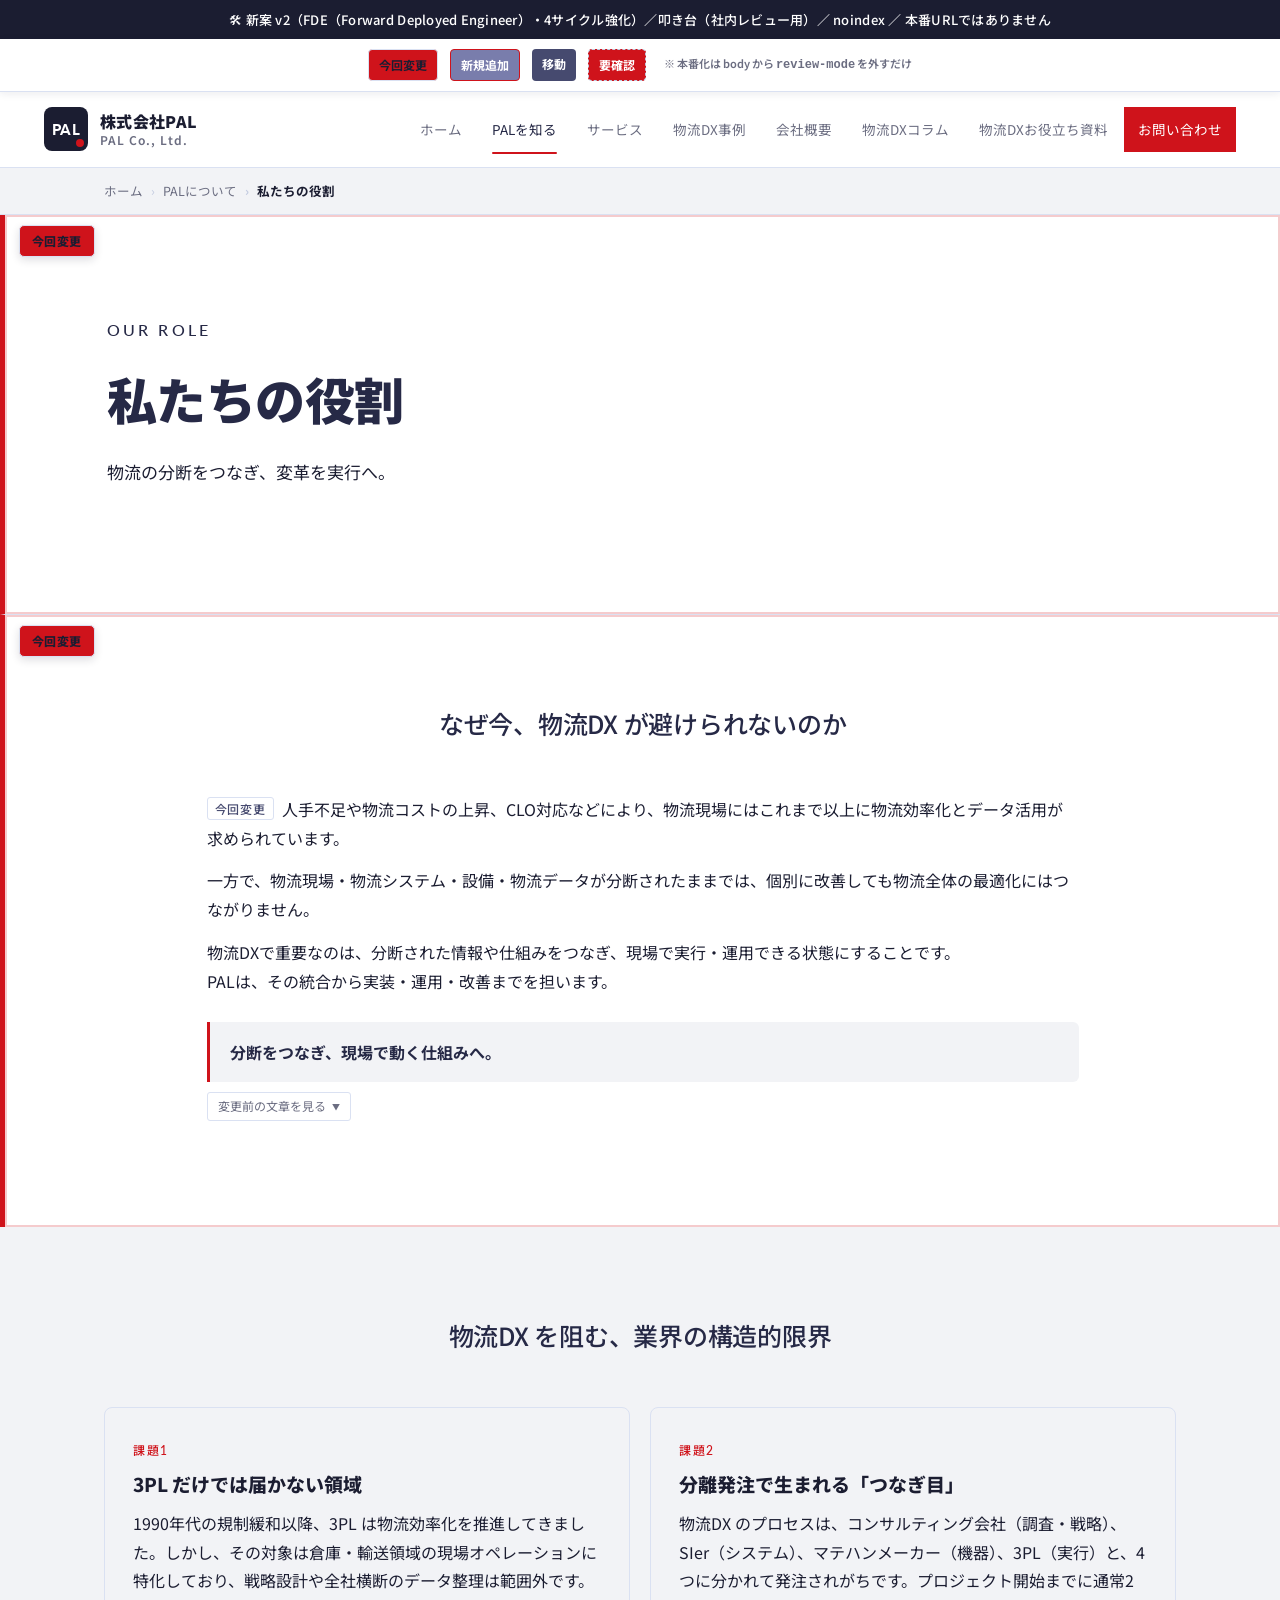
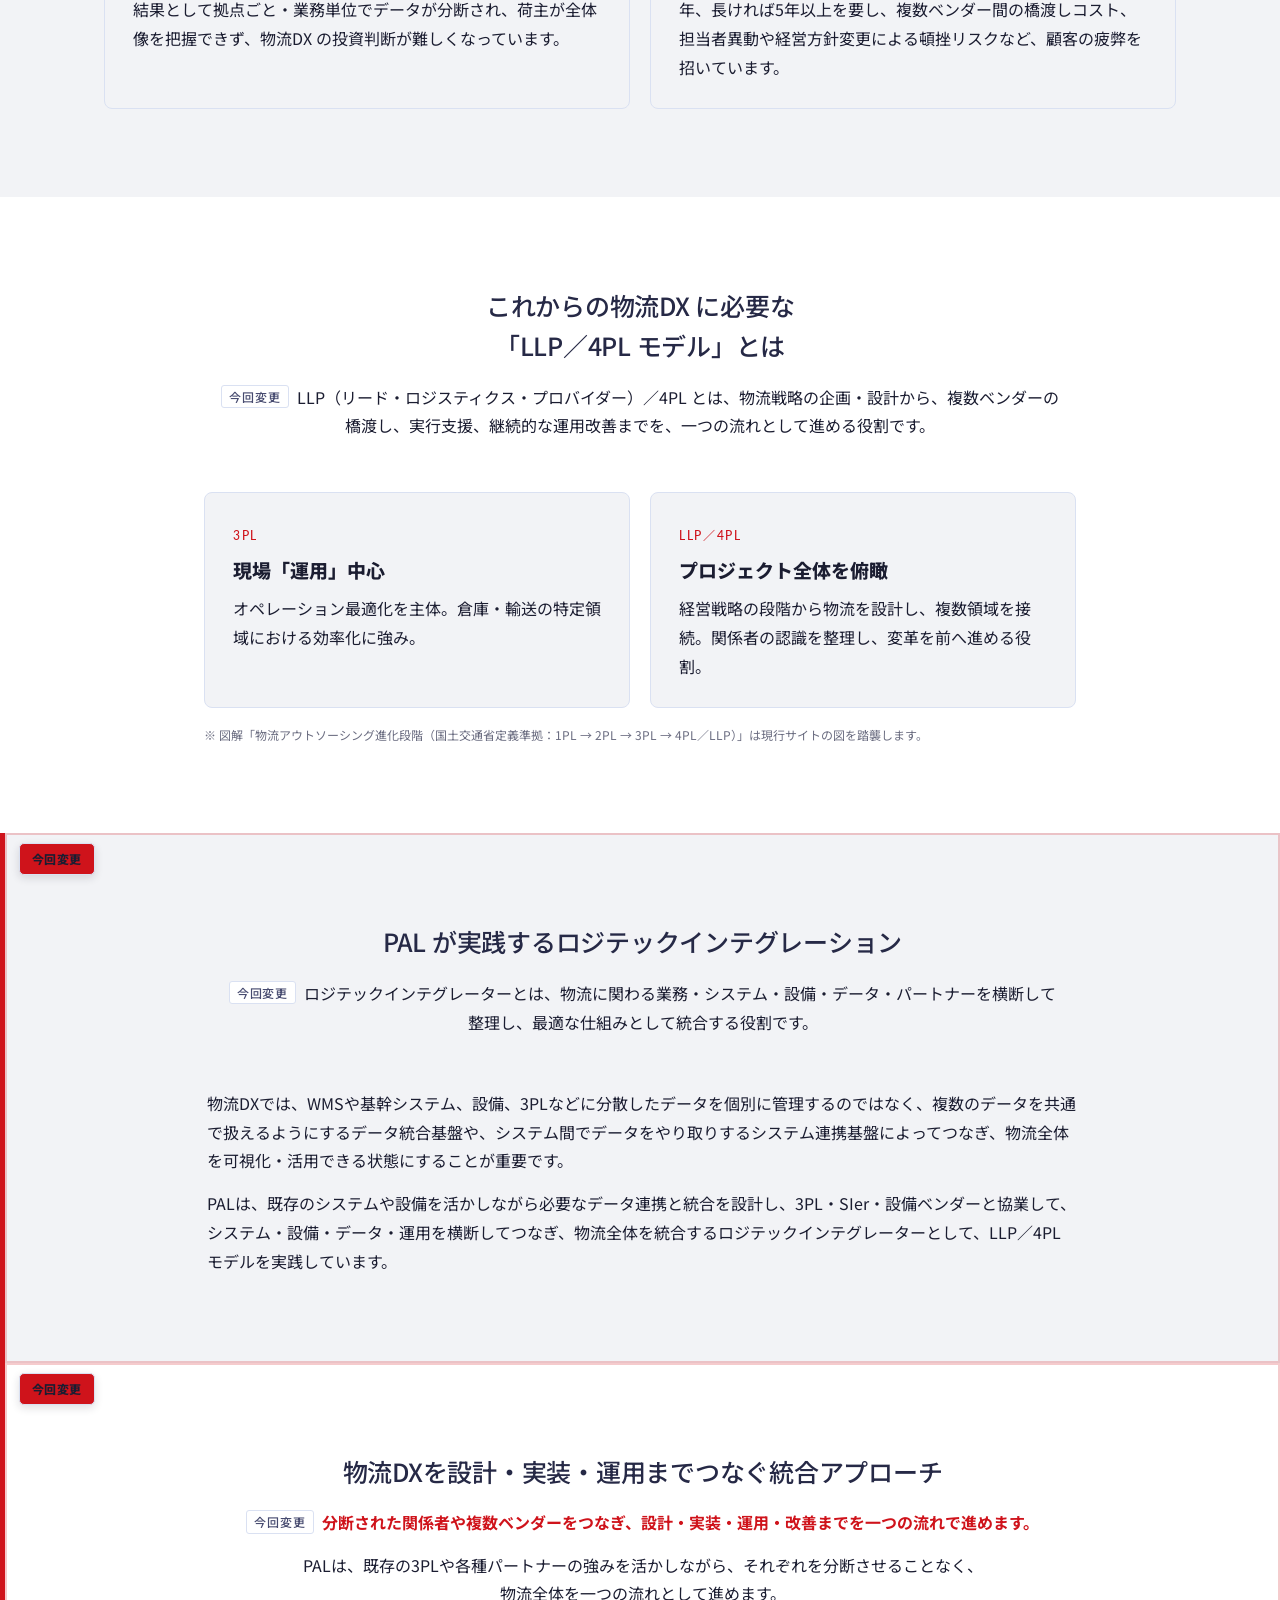
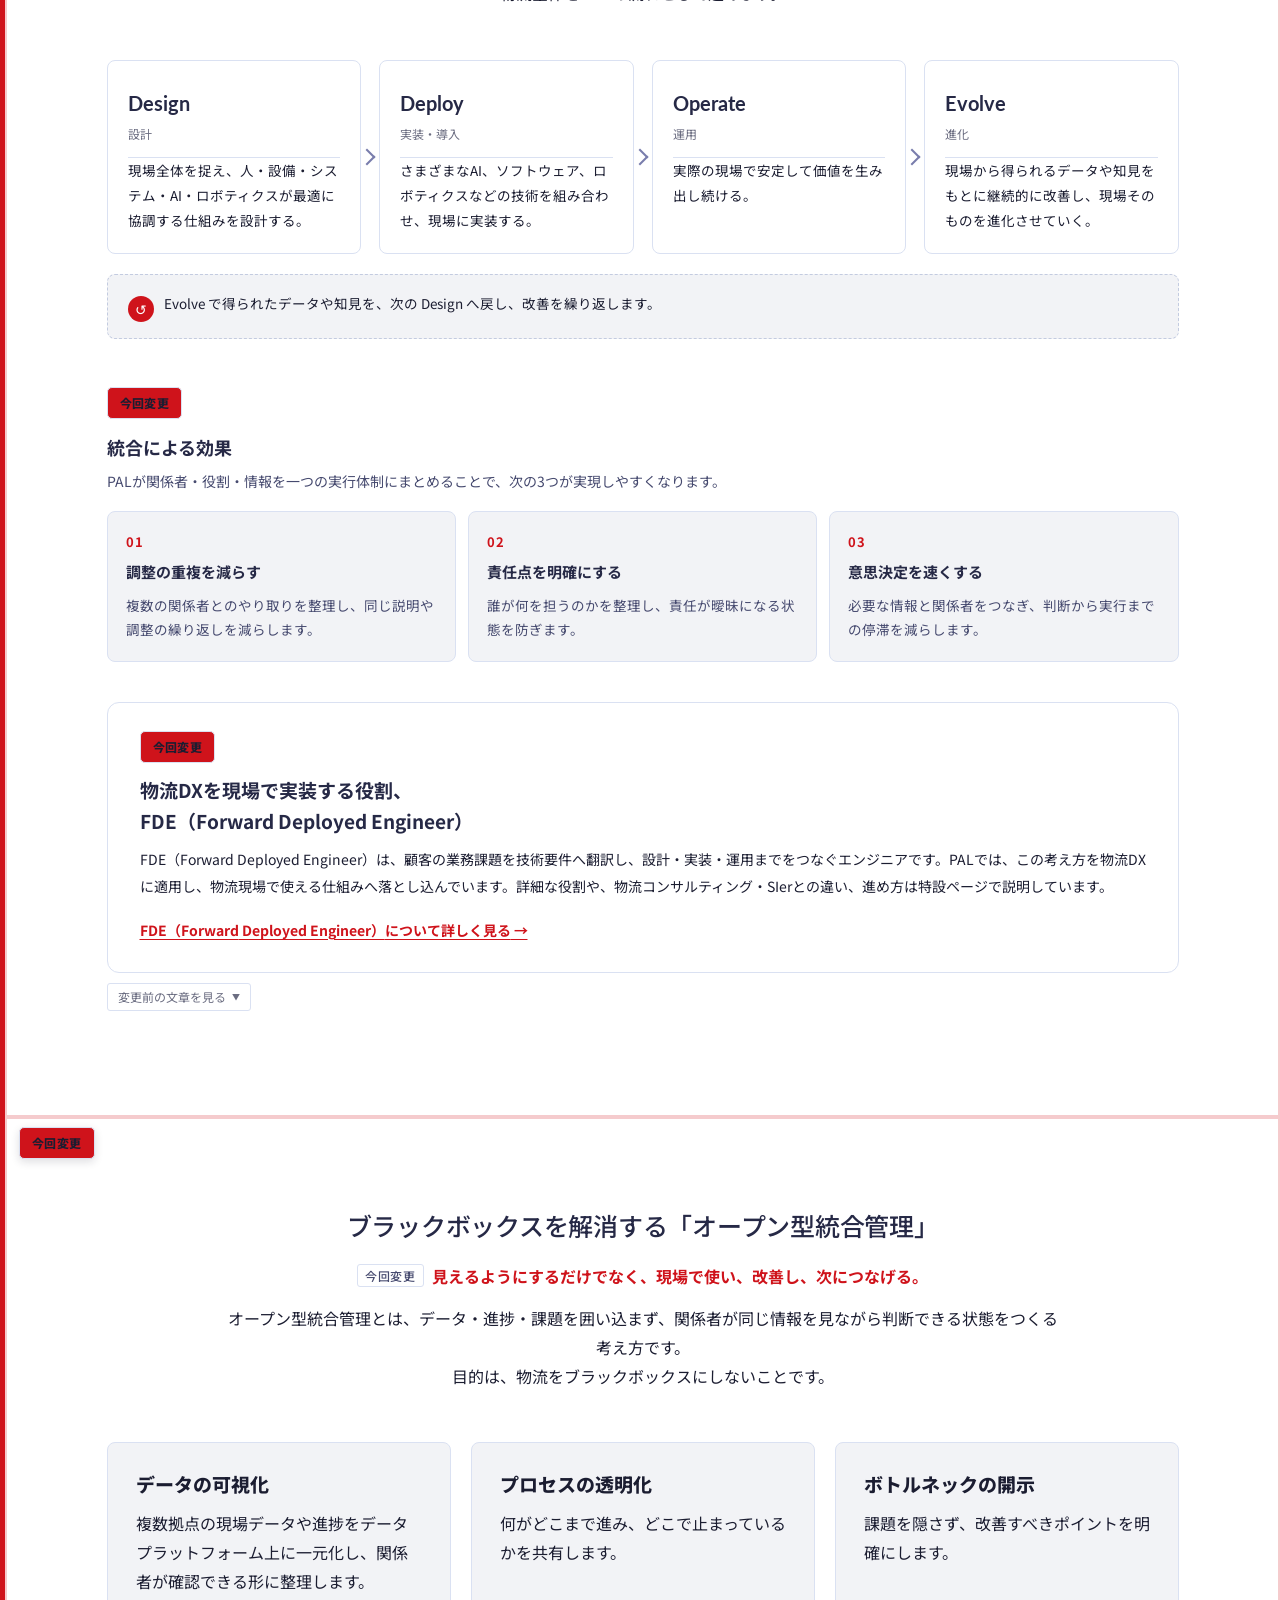
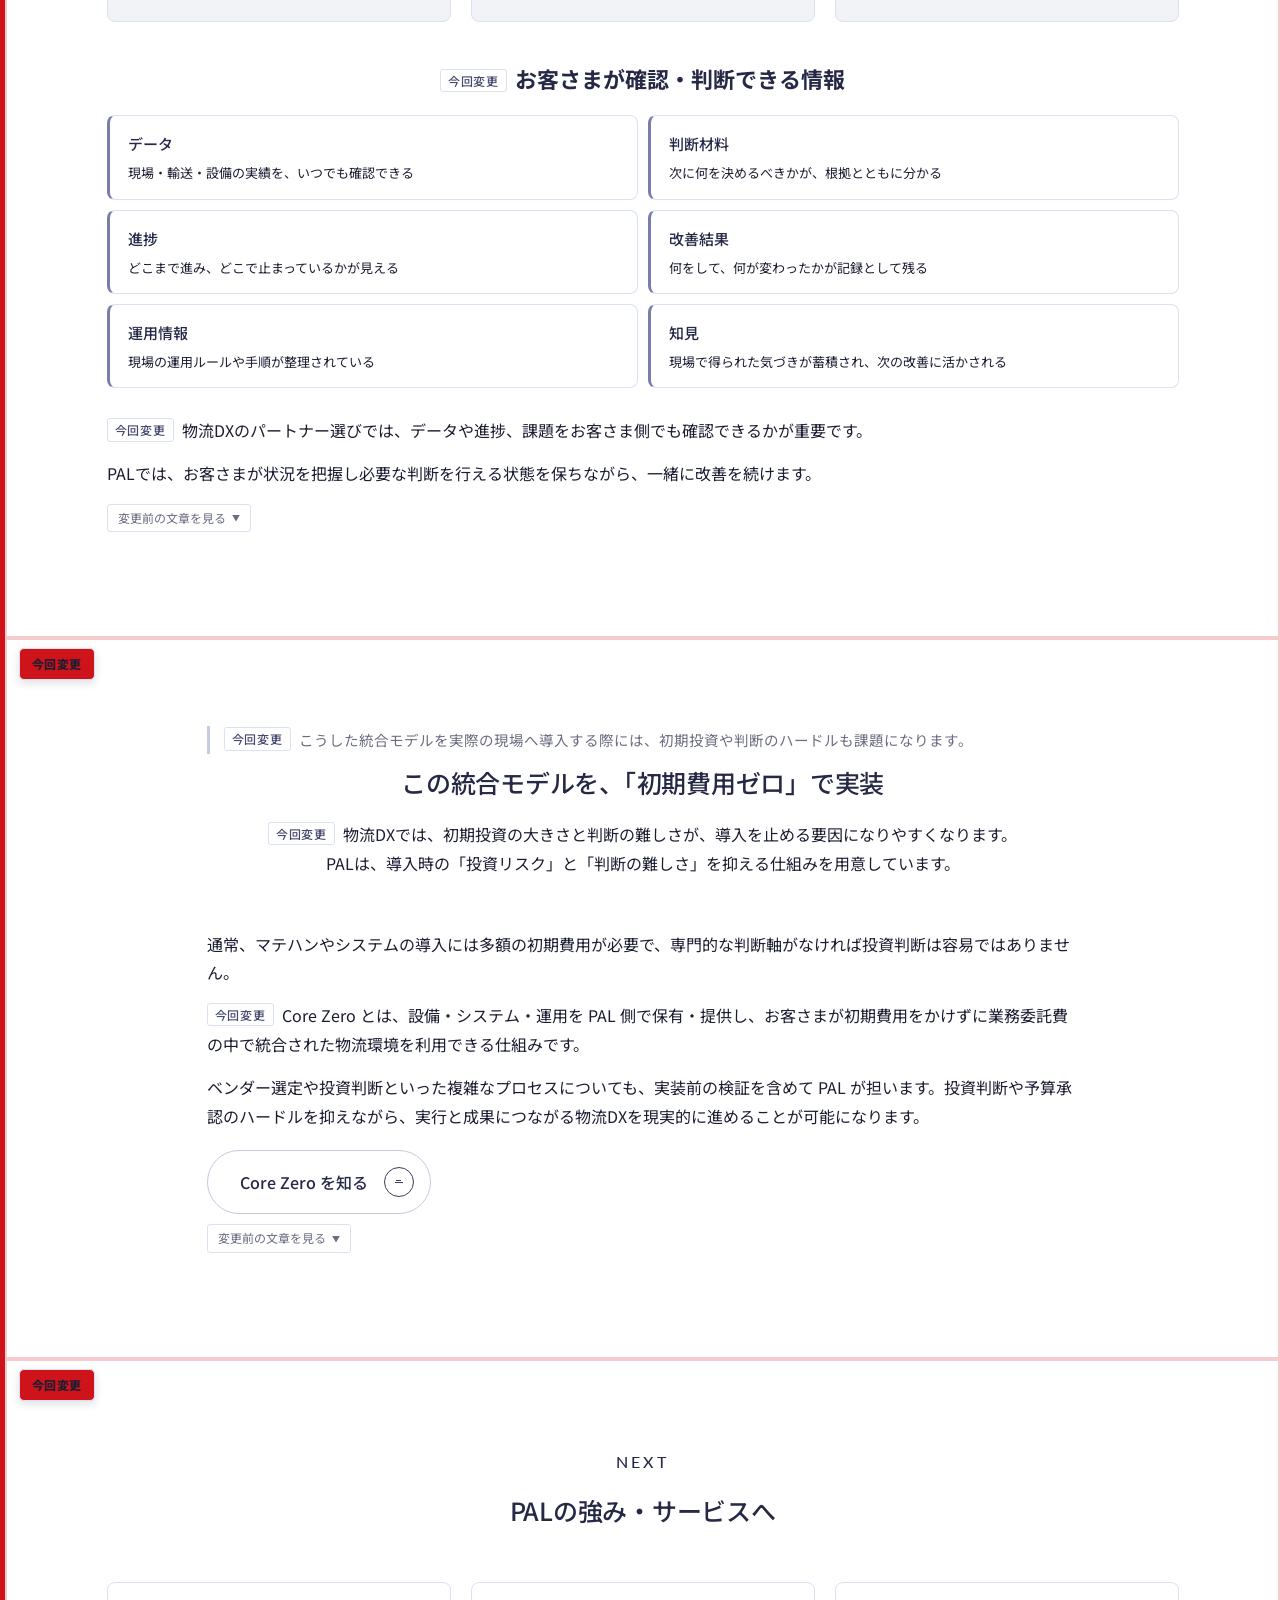
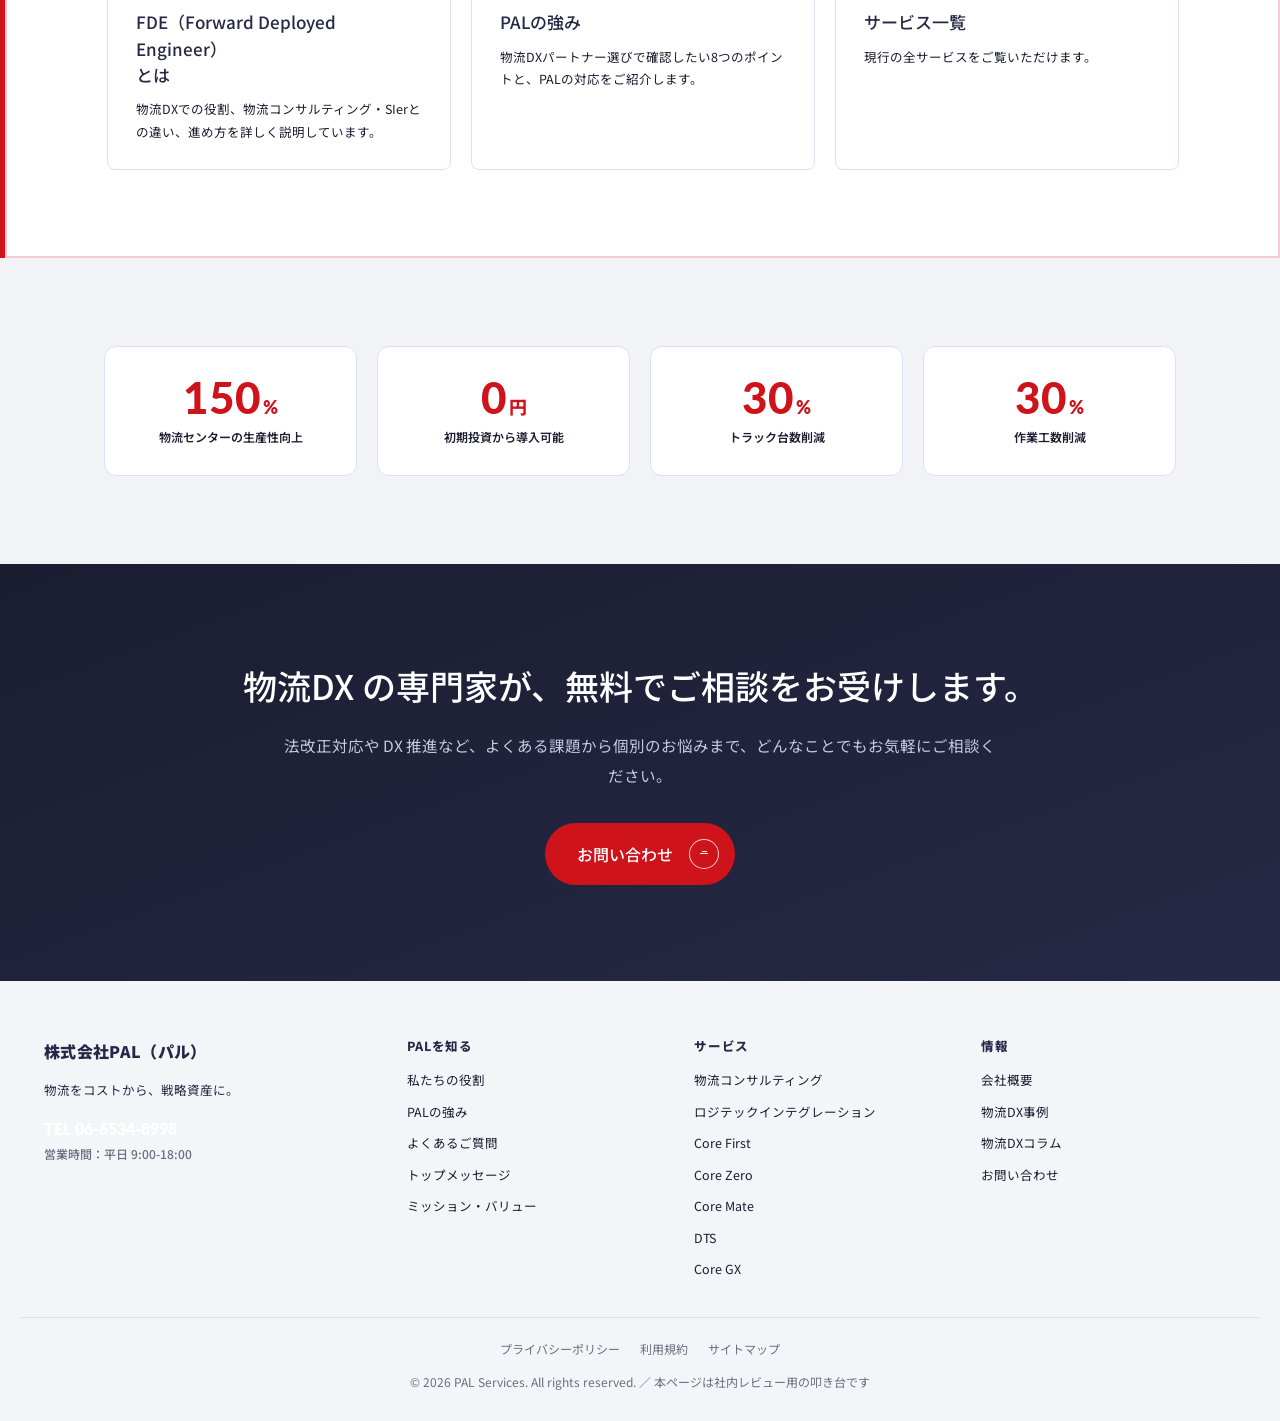
<file: pages/role-fde-v2.html>
<!DOCTYPE html>
<html lang="ja">
<head>
<meta charset="UTF-8">
<!-- レビュー環境では常に最新を表示する（本番化時は削除可） -->
<meta http-equiv="Cache-Control" content="no-cache, no-store, must-revalidate">
<meta http-equiv="Pragma" content="no-cache">
<meta http-equiv="Expires" content="0">
<meta name="viewport" content="width=device-width, initial-scale=1.0">
<meta name="robots" content="noindex, nofollow">
<title>【叩き台・新案v2】私たちの役割｜株式会社PAL</title>
<meta name="description" content="物流DXでPALが何を担うのかを説明します。PALのエンジニアがFDE（Forward Deployed Engineer）として現場実装を担い、物流データ統合やシステム連携、3PL・SIer・設備ベンダーとの協業を通じて、物流DXを設計・実装・運用・改善まで一つの流れで進めます。">
<link rel="preconnect" href="https://fonts.googleapis.com"><link rel="preconnect" href="https://fonts.gstatic.com" crossorigin>
<link href="https://fonts.googleapis.com/css2?family=Noto+Sans+JP:wght@400;500;600;700;800&family=Lato:wght@400;500;700&display=swap" rel="stylesheet">
<link rel="stylesheet" href="../assets/css/common.css?v=20260915z">
<style>
  /* v1.3 リデザイン：上段=見出し+短説明+関係図／下段=課題→PALの役割→変化 の3カラム */
  .approach-head{max-width:900px;margin:0 auto 40px;text-align:center}
  .approach-head p{font-size:16px;line-height:2;color:var(--text);margin:0 0 12px}
  .approach-head p.approach-head__note{font-size:13px;color:var(--text-mute);line-height:1.9}
  /* 8要素関係図（PALが間に立つ表現） */
  .connect-diagram{background:#F2F3F6;border:1px solid var(--border);border-radius:16px;padding:36px 28px;margin:0 0 48px}
  .connect-diagram__title{text-align:center;font-size:14px;font-weight:800;color:var(--navy);margin:0 0 4px;letter-spacing:.02em}
  .connect-diagram__lead{text-align:center;font-size:13px;color:var(--text-mute);margin:0 0 24px;line-height:1.8}
  .connect-diagram__ring{display:grid;grid-template-columns:1fr auto 1fr;gap:24px;align-items:center;max-width:820px;margin:0 auto}
  .connect-side{display:flex;flex-direction:column;gap:10px}
  .connect-side__item{background:#fff;border:1px solid var(--border);border-radius:10px;padding:12px 16px;text-align:center;font-size:14px;font-weight:700;color:var(--navy);box-shadow:var(--shadow-sm);position:relative}
  .connect-side__item::after{content:"";position:absolute;top:50%;width:24px;height:1px;background:#C3CBE0}
  .connect-side--left .connect-side__item::after{right:-24px}
  .connect-side--right .connect-side__item::after{left:-24px}
  .connect-hub{background:linear-gradient(135deg,var(--navy) 0%,var(--navy-2) 100%);color:#fff;border-radius:14px;padding:22px 20px;text-align:center;min-width:130px;box-shadow:0 6px 20px rgba(27,29,49,.15)}
  .connect-hub__lbl{font-family:var(--font-en);font-size:12px;font-weight:800;color:#E0838A;letter-spacing:.14em;margin:0 0 6px}
  .connect-hub__name{font-size:20px;font-weight:800;margin:0 0 6px;color:#fff}
  .connect-hub__desc{font-size:12px;color:rgba(255,255,255,.85);margin:0;line-height:1.6}
  /* 3カラム：課題 → PALの役割 → 変化 */
  .flow3{display:grid;grid-template-columns:1fr 1.15fr 1fr;gap:20px;align-items:stretch}
  .flow3__col{background:#fff;border-radius:16px;padding:32px 28px;display:flex;flex-direction:column}
  .flow3__col--before{background:#F2F3F6;border:1px solid #C3CBE0}
  .flow3__col--pal{background:linear-gradient(160deg,var(--navy) 0%,var(--navy-2) 100%);color:#fff;box-shadow:0 12px 32px rgba(27,29,49,.18);position:relative}
  .flow3__col--pal::before,.flow3__col--pal::after{content:"";position:absolute;top:50%;width:16px;height:16px;transform:translateY(-50%) rotate(45deg);background:inherit}
  .flow3__col--pal::before{left:-8px;background:var(--navy)}
  .flow3__col--pal::after{right:-8px;background:var(--navy-2);z-index:1}
  .flow3__col--after{background:#FFFFFF;border:1px solid #DAE1F2}
  .flow3__label{font-family:var(--font-en);font-size:12px;font-weight:800;letter-spacing:.14em;margin:0 0 8px}
  .flow3__col--before .flow3__label{color:#6B6D81}
  .flow3__col--pal .flow3__label{color:#E0838A}
  .flow3__col--after .flow3__label{color:var(--red)}
  .flow3__title{font-size:18px;font-weight:800;margin:0 0 20px;line-height:1.5}
  .flow3__col--before .flow3__title,.flow3__col--after .flow3__title{color:var(--navy)}
  .flow3__col--pal .flow3__title{color:#fff;font-size:20px}
  .flow3__list{list-style:none;padding:0;margin:0;flex-grow:1}
  .flow3__list li{font-size:14px;line-height:1.7;padding:10px 0 10px 26px;position:relative;border-bottom:1px dashed rgba(121,125,172,.4)}
  .flow3__list li:last-child{border-bottom:none}
  .flow3__col--before .flow3__list li{color:#464A6F}
  .flow3__col--before .flow3__list li::before{content:"✕";position:absolute;left:4px;top:10px;color:#797DAC;font-weight:800;font-size:13px}
  .flow3__col--pal .flow3__list li{color:#fff;border-bottom-color:rgba(255,255,255,.15);font-weight:600}
  .flow3__col--pal .flow3__list li::before{content:"→";position:absolute;left:0;top:10px;color:#E0838A;font-weight:800}
  .flow3__col--after .flow3__list li{color:var(--navy)}
  .flow3__col--after .flow3__list li::before{content:"✓";position:absolute;left:2px;top:10px;color:var(--red);font-weight:800;font-size:14px}
  .flow3__caption{text-align:center;font-size:13px;color:var(--text-mute);margin:28px 0 0}
  @media (max-width:900px){
    .connect-diagram__ring{grid-template-columns:1fr;gap:16px}
    .connect-side__item::after{display:none}
    .connect-hub{margin:8px 0}
    .flow3{grid-template-columns:1fr;gap:16px}
    .flow3__col--pal::before,.flow3__col--pal::after{display:none}
  }
  /* v1.3 step-flow：考え方 → 機能・アプローチ → 実行手段 の3ステップ縦フロー */
  .step-flow{margin:32px 0 12px;display:flex;flex-direction:column;align-items:stretch;gap:0}
  .step-flow__step{position:relative;padding:0}
  .step-flow__num{display:flex;align-items:center;gap:12px;margin-bottom:14px}
  .step-flow__num-badge{width:38px;height:38px;border-radius:50%;background:var(--red);color:#fff;font-family:var(--font-en);font-size:14px;font-weight:900;display:flex;align-items:center;justify-content:center;letter-spacing:.02em;flex-shrink:0}
  .step-flow__num-label{font-family:var(--font-en);font-size:12px;font-weight:800;color:var(--red);letter-spacing:.14em}
  .step-flow__num-title{font-size:15px;font-weight:800;color:var(--navy);margin-left:6px}
  .step-flow__body{margin-left:50px}
  .step-flow__arrow{margin:16px 0 16px 68px;width:2px;height:32px;background:#C3CBE0;position:relative}
  .step-flow__arrow::after{content:"";position:absolute;bottom:-6px;left:50%;transform:translateX(-50%);width:0;height:0;border-left:8px solid transparent;border-right:8px solid transparent;border-top:10px solid #C3CBE0}
  /* STEP 1：ネイビー1枚 */
  .step-card--concept{background:linear-gradient(135deg,var(--navy) 0%,var(--navy-2) 100%);color:#fff;border-radius:14px;padding:24px 28px;box-shadow:0 6px 20px rgba(27,29,49,.15)}
  .step-card--concept h4{font-size:20px;font-weight:800;color:#fff;margin:0 0 8px}
  .step-card--concept p{font-size:13.5px;color:rgba(255,255,255,.88);margin:0;line-height:1.85}
  /* STEP 2：薄ブルーカード×2 */
  .step-cards-2{display:grid;grid-template-columns:1fr 1fr;gap:14px}
  .step-card--function{background:#F4F5F8;border:1px solid var(--border-blue);border-radius:12px;padding:20px 22px}
  .step-card--function h4{font-size:16px;font-weight:800;color:var(--navy);margin:0 0 8px}
  .step-card--function p{font-size:12.5px;color:var(--text);margin:0;line-height:1.75}
  /* STEP 3：白背景+赤アクセント×2 */
  .step-card--means{background:#fff;border:2px solid var(--red-soft);border-radius:12px;padding:20px 22px;position:relative}
  .step-card--means h4{font-size:16px;font-weight:800;color:var(--red);margin:0 0 8px}
  .step-card--means p{font-size:12.5px;color:var(--text);margin:0 0 12px;line-height:1.75}
  .step-card__examples{display:flex;flex-wrap:wrap;gap:6px;margin:8px 0 10px}
  .step-card__examples span{background:#FBE7E8;border:1px solid var(--red-soft);border-radius:999px;padding:4px 10px;font-size:12px;color:var(--navy);font-weight:600}
  .step-card__link{font-size:12px;color:var(--red);font-weight:800;text-decoration:none;display:inline-flex;align-items:center;gap:4px}
  .step-card__link:hover{text-decoration:underline}
  .step-summary{background:#F2F3F6;border-radius:12px;padding:20px 24px;margin-top:32px;font-size:13px;line-height:2;color:var(--text)}
  .step-summary strong{color:var(--navy)}
  @media(max-width:768px){
    .step-cards-2{grid-template-columns:1fr}
    .step-flow__body{margin-left:0}
    .step-flow__arrow{margin-left:18px}
  }
  @media (max-width:900px){.approach-grid{grid-template-columns:1fr}.ba-diagram{grid-template-columns:1fr}.ba-arrow{flex-direction:row;padding:8px 0}.relation-map__cols{grid-template-columns:1fr}}
</style>
<!-- ===== JSONLD v1：画面表示内容と一致する範囲のみ（Organization の住所・ロゴ・sameAs、Person、FAQPage、Article は画面に根拠がないため未記載）。本番では URL を本番ドメインへ置換 ===== -->
<script type="application/ld+json">
{
  "@context": "https://schema.org",
  "@graph": [
    {
      "@type": "Organization",
      "@id": "https://www.pal-style.co.jp/#organization",
      "name": "株式会社PAL",
      "alternateName": "株式会社PAL（パル）",
      "url": "https://www.pal-style.co.jp/",
      "telephone": "06-6534-8998"
    },
    {
      "@type": "WebPage",
      "@id": "https://kidera-cyber.github.io/pal-renewal-preview/pages/role-fde-v2.html",
      "name": "私たちの役割｜株式会社PAL",
      "inLanguage": "ja",
      "about": {
        "@id": "https://www.pal-style.co.jp/#organization"
      }
    },
    {
      "@type": "BreadcrumbList",
      "itemListElement": [
        {
          "@type": "ListItem",
          "position": 1,
          "name": "ホーム",
          "item": "https://kidera-cyber.github.io/pal-renewal-preview/pages/home-fde-v2.html"
        },
        {
          "@type": "ListItem",
          "position": 2,
          "name": "PALについて"
        },
        {
          "@type": "ListItem",
          "position": 3,
          "name": "私たちの役割",
          "item": "https://kidera-cyber.github.io/pal-renewal-preview/pages/role-fde-v2.html"
        }
      ]
    },
    {
      "@type": "Service",
      "name": "ロジテックインテグレーション",
      "description": "物流DXを戦略から実行まで一気通貫で支援",
      "provider": {
        "@id": "https://www.pal-style.co.jp/#organization"
      }
    },
    {
      "@type": "Service",
      "name": "Core Zero",
      "description": "設備・システム・運用を PAL 側で保有・提供し、お客さまが初期費用をかけずに業務委託費の中で統合された物流環境を利用できる仕組み",
      "provider": {
        "@id": "https://www.pal-style.co.jp/#organization"
      }
    }
  ]
}
</script>
</head>
<body class="review-mode">

<div id="previewBanner">🛠 新案 v2（<span class="fde-name"><span class="fde-name__k">FDE（Forward</span> Deployed Engineer）</span>・4サイクル強化）／叩き台（社内レビュー用）／ noindex ／ 本番URLではありません</div>

<div class="review-legend" role="note" aria-label="レビュー用マーキングの凡例">
  <span class="review-legend__item review-legend__item--changed">今回変更</span>
  <span class="review-legend__item review-legend__item--added">新規追加</span>
  <span class="review-legend__item review-legend__item--moved">移動</span>
  <span class="review-legend__item review-legend__item--check">要確認</span>
  <span class="review-legend__note">※ 本番化は body から <code>review-mode</code> を外すだけ</span>
</div>

<header class="gheader">
  <div class="gheader__inner">
    <a class="gbrand" href="./home-fde-v2.html"><span class="gbrand__mark">PAL</span><span class="gbrand__name">株式会社PAL<small>PAL Co., Ltd.</small></span></a>
    <nav class="gnav" aria-label="グローバルナビゲーション">
      <a href="./home-fde-v2.html">ホーム</a>
      <div class="gnav__group is-current"><a href="./role-fde-v2.html" class="is-current" aria-haspopup="true">PALを知る</a><div class="gnav__sub" aria-label="PALを知る"><a href="./role-fde-v2.html" class="is-current">私たちの役割</a><a href="./fde-v2.html">FDEとは？</a><a href="./reason-fde-v2.html">PALの強み</a><a href="./faq-fde-v2.html">よくあるご質問</a></div></div><!-- NAV-STRENGTH v1：PC ナビに「PALの強み」への導線がなかったため、PALを知る配下にサブメニューを追加 -->
      <a href="./service.html">サービス</a>
      <a href="#">物流DX事例</a><a href="#">会社概要</a><a href="#">物流DXコラム</a><a href="#">物流DXお役立ち資料</a>
      <a href="#" class="gnav-cta">お問い合わせ</a>
    </nav>
    <button class="menu-toggle" id="menuToggle" aria-label="メニューを開く"><span></span><span></span><span></span></button>
  </div>
</header>
<nav class="mobile-nav" id="mobileNav">
  <a href="./home-fde-v2.html">ホーム</a><a href="./role-fde-v2.html">私たちの役割</a><a href="./fde-v2.html">FDEとは？</a><a href="./reason-fde-v2.html">PALの強み</a>  <a href="./service.html">サービス</a>
  <a href="#" class="gnav-cta">お問い合わせ</a>
</nav>

<nav class="breadcrumb"><div class="container"><ol>
  <li><a href="./home-fde-v2.html">ホーム</a></li><li><a href="#">PALについて</a></li><li class="current">私たちの役割</li>
</ol></div></nav>

<!-- ===== v1.2 FV：新中心コピー「物流の分断をつなぎ、変革を実行へ。」／イネーブラー言葉を FV では強調しない ===== -->
<section class="phero review-changed">
  <span class="review-label">今回変更</span>
  <div class="container phero__inner">
    <span class="phero__eyebrow">OUR ROLE</span>
    <h1 class="phero__title">私たちの役割</h1>
    <!-- ===== ROLLBACK v2：FV のリードは R-01 の導入段落と重複するため、コピーのみに整理 ===== -->
    <p class="phero__sub">物流の分断をつなぎ、変革を実行へ。</p>
  </div>
</section>

<!-- ===== ROLLBACK v2：preview 独自の「OUR APPROACH」セクション（8要素関係図 ＋ BEFORE/PAL'S ROLE/AFTER の3カラム）を撤去。
     理由：最終方針は「現行サイトの構成を基本維持し、文章だけ追加」であり、現行サイトに存在しない大型レイアウトのため。
     救済情報：内容は「なぜ今、物流DX が避けられないのか」セクション本文（第3〜4段落）で表現している。
     復元するには git 履歴 cd01610 の該当 section を戻す ===== -->

<!-- ===== R-01 v2：独立セクションとしての導入段落を撤去。
     理由：PALの役割説明が問題提起とは別の話として突然始まって見えるため。
     吸収先：直下の「なぜ今、物流DX が避けられないのか」セクション本文（第3〜4段落）。
     背景 → 課題 → PALの役割、を一続きの文章として読ませる。
     復元するには git 履歴 0666054 の pages/role.html の R-01 セクションを戻す ===== -->

<!-- 現行 SEC1：なぜ今、物流DXが避けられないのか
     ===== R-01 v2 統合：旧・独立導入セクションの内容を第3〜4段落として本文へ吸収 ===== -->
<section class="section review-changed">
  <span class="review-label">今回変更</span>
  <div class="container container--narrow">
    <div class="section__head"><h2 class="section__title">なぜ今、物流DX が避けられないのか</h2></div>
    <!-- ===== WHYNOW-SIMPLE v1：必要性 → 進まない理由 → 重要なこと → PALの役割 の4文＋強調コピーへ簡素化。
         削除：2024年問題・EC市場・少量多頻度・Scope3・説明責任の詳細、8要素の列挙、結びの案内文。旧文は git 履歴 7f24bf4 ===== -->
    <p class="prose"><span class="rnew">今回変更</span>人手不足や物流コストの上昇、CLO対応などにより、物流現場にはこれまで以上に物流効率化とデータ活用が求められています。</p>
    <p class="prose">一方で、物流現場・物流システム・設備・物流データが分断されたままでは、個別に改善しても物流全体の最適化にはつながりません。</p>
    <p class="prose">物流DXで重要なのは、分断された情報や仕組みをつなぎ、現場で実行・運用できる状態にすることです。<br>PALは、その統合から実装・運用・改善までを担います。</p>
    <p class="rlead">分断をつなぎ、現場で動く仕組みへ。</p>
    <details class="rdiff"><summary>変更前の文章を見る</summary><div class="rdiff__body"><div class="rdiff__row"><span class="rdiff__lbl">【変更前】現行サイト www.pal-style.co.jp</span><p class="rdiff__txt">2024年問題による労働時間規制、深刻な人手不足、EC市場拡大による少量多頻度配送の常態化。物流を取り巻く環境は大きく変わりました。CLO の選任義務化や Scope3 開示により、経営層が物流データの把握と説明責任を負う時代になっています。<br>しかし、多くの企業では拠点ごとに物流データが分断されたまま、個別施策が積み上げられ、全体最適化には至っていません。物流DX は、経営を持続可能なものにするために避けられない取り組みです。</p><p class="rdiff__txt rdiff__txt--none" style="margin-top:6px">※ 直前のレビュー版では、この上に「PALの役割は、物流に関わる経営、現場、人、データ、システム、設備、輸送、パートナー企業の間にある分断をつなぎ…」という導入段落を独立セクションとして置いていました。PALの役割説明が別の話として始まって見えるため、本セクションの本文へ吸収しています。</p></div><div class="rdiff__row rdiff__row--after"><span class="rdiff__lbl">【変更後】</span><p class="rdiff__txt">人手不足や物流コストの上昇、CLO対応などにより、物流現場にはこれまで以上に効率化とデータ活用が求められています。<br>一方で、現場・システム・設備・データが分断されたままでは、個別に改善しても物流全体の最適化にはつながりません。<br>物流DXで重要なのは、分断された情報や仕組みをつなぎ、現場で実行・運用できる状態にすることです。PALは、その統合から実装・運用・改善までを担います。<br>強調文：分断をつなぎ、現場で動く仕組みへ。</p></div></div></details>
  </div>
</section>

<!-- 現行 SEC2：物流DXを阻む、業界の構造的限界 -->
<section class="section section--soft">
  <div class="container">
    <div class="section__head"><h2 class="section__title">物流DX を阻む、業界の構造的限界</h2></div>
    <div class="grid-2">
      <div class="card card--filled">
        <p class="card__eyebrow">課題1</p>
        <h3 class="card__title">3PL だけでは届かない領域</h3>
        <p class="card__body">1990年代の規制緩和以降、3PL は物流効率化を推進してきました。しかし、その対象は倉庫・輸送領域の現場オペレーションに特化しており、戦略設計や全社横断のデータ整理は範囲外です。結果として拠点ごと・業務単位でデータが分断され、荷主が全体像を把握できず、物流DX の投資判断が難しくなっています。</p>
      </div>
      <div class="card card--filled">
        <p class="card__eyebrow">課題2</p>
        <h3 class="card__title">分離発注で生まれる「つなぎ目」</h3>
        <p class="card__body">物流DX のプロセスは、コンサルティング会社（調査・戦略）、SIer（システム）、マテハンメーカー（機器）、3PL（実行）と、4つに分かれて発注されがちです。プロジェクト開始までに通常2年、長ければ5年以上を要し、複数ベンダー間の橋渡しコスト、担当者異動や経営方針変更による頓挫リスクなど、顧客の疲弊を招いています。</p>
      </div>
    </div>
  </div>
</section>

<!-- 現行 SEC3：LLP/4PL モデル -->
<section class="section">
  <div class="container container--narrow">
    <div class="section__head">
      <h2 class="section__title">これからの物流DX に必要な<br>「LLP／4PL モデル」とは</h2>
      <p class="section__lead"><span class="rnew">今回変更</span>LLP（リード・ロジスティクス・プロバイダー）／4PL とは、物流戦略の企画・設計から、複数ベンダーの橋渡し、実行支援、継続的な運用改善までを、一つの流れとして進める役割です。</p>
    </div>
    <div class="grid-2">
      <div class="card card--filled">
        <p class="card__eyebrow">3PL</p>
        <h3 class="card__title">現場「運用」中心</h3>
        <p class="card__body">オペレーション最適化を主体。倉庫・輸送の特定領域における効率化に強み。</p>
      </div>
      <div class="card card--filled">
        <p class="card__eyebrow">LLP／4PL</p>
        <h3 class="card__title">プロジェクト全体を俯瞰</h3>
        <p class="card__body">経営戦略の段階から物流を設計し、複数領域を接続。関係者の認識を整理し、変革を前へ進める役割。</p>
      </div>
    </div>
    <p class="note note--sm" style="margin-top:16px">※ 図解「物流アウトソーシング進化段階（国土交通省定義準拠：1PL → 2PL → 3PL → 4PL／LLP）」は現行サイトの図を踏襲します。</p>
  </div>
</section>

<!-- 現行 SEC4：ロジテックインテグレーター -->
<section class="section section--soft review-changed">
  <span class="review-label">今回変更</span>
  <div class="container container--narrow">
    <div class="section__head">
      <h2 class="section__title">PAL が実践するロジテックインテグレーション</h2>
      <p class="section__lead"><span class="rnew">今回変更</span>ロジテックインテグレーターとは、物流に関わる業務・システム・設備・データ・パートナーを横断して整理し、最適な仕組みとして統合する役割です。</p>
    </div>
    <!-- ===== LOGITECH-SIMPLE v1：定義 → 物流DXでの必要性 → PALでの実践 の3段落へ簡素化。
         削除：ロボティクス／ハードウェア／ソフトウェア／データ／ファイナンスの列挙、「単なる機器導入ではなく」段落、
               3PL・SIer の役割比較文。旧文は git 履歴 b899f5b ===== -->
    <p class="prose">物流DXでは、WMSや基幹システム、設備、3PLなどに分散したデータを個別に管理するのではなく、複数のデータを共通で扱えるようにするデータ統合基盤や、システム間でデータをやり取りするシステム連携基盤によってつなぎ、物流全体を可視化・活用できる状態にすることが重要です。</p>
    <p class="prose">PALは、既存のシステムや設備を活かしながら必要なデータ連携と統合を設計し、3PL・SIer・設備ベンダーと協業して、システム・設備・データ・運用を横断してつなぎ、物流全体を統合するロジテックインテグレーターとして、LLP／4PL モデルを実践しています。</p>
  </div>
</section>

<!-- ===== INTEGRATE v3 START：Design→Deploy→Operate→Evolve の4サイクルを主役として本セクションへ統合。
     縦の実行軸（4サイクル）と横の統合軸（関係者を束ねる）を1つの図解で見せ、
     このテーマを1セクションに一本化する。
     撤去：調査→戦略→設計→選定→導入→運用 の工程横フロー（v1）／
           BEFORE→PAL→AFTER の関係図（v2・関係者チップとして圧縮）／
           CYCLE 独立セクション（4サイクル）
     本セクションで説明しないもの：FDE詳細／Physical AI詳細／顧客側に残るもの詳細／
           オープン型統合管理の詳細
     復元するには git 履歴 6e5fb4c の該当ブロックを戻す ===== -->
<section class="section review-changed" id="cycle">
  <span class="review-label">今回変更</span>
  <div class="container">
    <div class="section__head">
      <h2 class="section__title">物流DXを設計・実装・運用までつなぐ統合アプローチ</h2>
      <p class="section__subcopy"><span class="rnew">今回変更</span>分断された関係者や複数ベンダーをつなぎ、設計・実装・運用・改善までを一つの流れで進めます。</p>
      <p class="section__lead">PALは、既存の3PLや各種パートナーの強みを活かしながら、それぞれを分断させることなく、<br>物流全体を一つの流れとして進めます。</p>
    </div>
    <!-- ===== V2-AB B4：4サイクル横フローは直下の4カードと重複するため削除（順序・英日・文言は4カードで維持） ===== -->

    <ol class="cycle4">
      <li class="cycle4__item"><span class="cycle4__cy"><b>Design</b><span class="cycle4__ja">設計</span></span><p class="cycle4__aim">現場全体を捉え、人・設備・システム・AI・ロボティクスが最適に協調する仕組みを設計する。</p></li>
      <li class="cycle4__item"><span class="cycle4__cy"><b>Deploy</b><span class="cycle4__ja">実装・導入</span></span><p class="cycle4__aim">さまざまなAI、ソフトウェア、ロボティクスなどの技術を組み合わせ、現場に実装する。</p></li>
      <li class="cycle4__item"><span class="cycle4__cy"><b>Operate</b><span class="cycle4__ja">運用</span></span><p class="cycle4__aim">実際の現場で安定して価値を生み出し続ける。</p></li>
      <li class="cycle4__item cycle4__item--last"><span class="cycle4__cy"><b>Evolve</b><span class="cycle4__ja">進化</span></span><p class="cycle4__aim">現場から得られるデータや知見をもとに継続的に改善し、現場そのものを進化させていく。</p></li>
    </ol>

    <p class="cycle4__loop"><span class="cycle4__loop-mark" aria-hidden="true">↺</span>Evolve で得られたデータや知見を、次の Design へ戻し、改善を繰り返します。</p>

    <!-- ===== ROLE-FDE-SUMMARY v1：FDE 特設 v2（pages/fde-v2.html）新設に伴い、本ページの FDE 説明を要約＋導線に簡素化。
         削除（特設へ集約）：4つの価値カード／物流DXで必要な理由と流れ図／物流コンサル・SIer 比較／関係者ハブ図／お客さまと PAL / FDE の役割分担。
         残置：統合による効果（主語を PAL に変更）。旧ブロック V2-FDEMAP は git 履歴 9f5ab9f ===== -->
    <div class="role-gains">
      <span class="review-label">今回変更</span>
      <p class="role-gains__h">統合による効果</p>
      <p class="role-gains__d">PALが関係者・役割・情報を一つの実行体制にまとめることで、次の3つが実現しやすくなります。</p>
      <ol class="gains3">
        <li><span class="gains3__n">01</span><p class="gains3__t">調整の重複を減らす</p><p class="gains3__b">複数の関係者とのやり取りを整理し、同じ説明や調整の繰り返しを減らします。</p></li>
        <li><span class="gains3__n">02</span><p class="gains3__t">責任点を明確にする</p><p class="gains3__b">誰が何を担うのかを整理し、責任が曖昧になる状態を防ぎます。</p></li>
        <li><span class="gains3__n">03</span><p class="gains3__t">意思決定を速くする</p><p class="gains3__b">必要な情報と関係者をつなぎ、判断から実行までの停滞を減らします。</p></li>
      </ol>
    </div>

    <div class="fdesum" id="fde">
      <span class="review-label">今回変更</span>
      <h3 class="fdesum__h">物流DXを現場で実装する役割、<br><span class="fde-name"><span class="fde-name__k">FDE（Forward</span> Deployed Engineer）</span></h3>
      <p class="fdesum__txt"><span class="fde-name"><span class="fde-name__k">FDE（Forward</span> Deployed Engineer）</span>は、顧客の業務課題を技術要件へ翻訳し、設計・実装・運用までをつなぐエンジニアです。PALでは、この考え方を物流DXに適用し、物流現場で使える仕組みへ落とし込んでいます。詳細な役割や、物流コンサルティング・SIerとの違い、進め方は特設ページで説明しています。</p>
      <p class="fdesum__cta"><a class="fde-cta-link" href="./fde-v2.html"><span class="fde-name"><span class="fde-name__k">FDE（Forward</span> Deployed Engineer）</span>について詳しく見る</a></p>
    </div>
    <!-- ===== ROLE-FDE-SUMMARY v1 END ===== -->

    <!-- V2：Design/Deploy に AI・ロボティクスを含めたため、未来1文は重複として撤去 -->

    <details class="rdiff"><summary>変更前の文章を見る</summary><div class="rdiff__body"><div class="rdiff__row"><span class="rdiff__lbl">【変更前】直前のレビュー版（2セクション構成）</span><p class="rdiff__txt"><strong>① 分断された関係者を、ひとつの実行体制へ。</strong><br>BEFORE（経営／現場／3PL／システムベンダー／設備ベンダー／運送会社が別々に動く）→ PAL（束ねる）→ AFTER（一つの実行体制）の関係図＋3カード（調整の重複を減らす／責任点を明確にする／意思決定を速くする）<br><br><strong>② CYCLE「設計・実装・運用・進化。PALの価値サイクル」</strong>（別セクション・362字）<br>Design／Deploy／Operate／Evolve の4カード＋循環の説明</p><p class="rdiff__txt rdiff__txt--none" style="margin-top:6px">※ さらにその前の版では「調査 → 戦略 → 設計 → 選定 → 導入 → 運用」の工程横フローでした。<br>※ 現行サイト www.pal-style.co.jp では「統合アプローチによる課題解決」として、分離発注の解消メリット3点が箇条書きで掲載されています。</p></div><div class="rdiff__row rdiff__row--after"><span class="rdiff__lbl">【変更後】1セクションへ統合</span><p class="rdiff__txt">4サイクルの独立セクションを廃止し、本セクションへ主役として内包しました。<br>構成：見出し＋サブコピー → リード → Design → Deploy → Operate → Evolve の横フロー（↺付き）→ 4カードの短い説明 → 循環の補足 → 「この4サイクルを、PALが横断して担います」（関係者チップ＋3つの効果）<br>横の統合軸と縦の実行軸を一つの図解にまとめ、3つの効果はカードから簡潔なリストへ圧縮しています。</p></div></div></details>
  </div>
</section>
<!-- ===== INTEGRATE v3 END ===== -->

<!-- FDE-ROLE v6 移動：統合アプローチ → FDE（Forward Deployed Engineer）詳細 の順で読めるよう、オープン型統合管理の前へ配置 -->
<!-- ===== FDE-ROLE v7：独立セクション「FIELD／現場で動くところまで、支える。FDE（Forward Deployed Engineer）」を削除。
     理由：FDE の定義・4つの役割は統合アプローチ内 V2-FDEMAP（定義文直下に FDE-VALUE4）へ集約済みで、内容が重複するため。
     削除した要素：FIELD ラベル／見出し／導入文／1行補助フロー（現場理解→課題整理→技術要件への翻訳→設計・実装→運用・改善）／
                   役割分担への参照文／CASE SLOT 要確認表示（FDE 支援事例の企業名・数値の掲載可否）／変更前の文章を見る
     アンカー #fde は V2-FDEMAP へ移設（HOME・強み・本ページ NEXT からのリンクを維持）。
     復元するには git 履歴 ae667fb の本セクションを戻す ===== -->

<!-- ===== OPEN-MGMT v2 START：「つないで、終わらない。」を本セクションへ統合し、
     このテーマを1セクションに集約。
     構成：リード → 3カード（何を見えるようにするか）→ 接続文 →
           横フロー（つなぐ→実行→運用→改善→顧客側へ残す）→ 残るもの4点 → 結論
     Design→Deploy→Operate→Evolve（価値サイクル）との住み分け：
       本セクション＝情報を開き、その結果を顧客側に残す
       価値サイクル＝PALが設計・実装・運用・改善を循環させる
     「設計する」を独立工程として再説明しない（「つなぐ」に吸収） ===== -->
<section class="section review-changed">
  <span class="review-label">今回変更</span>
  <div class="container">
    <div class="section__head">
      <h2 class="section__title">ブラックボックスを解消する「オープン型統合管理」</h2>
      <p class="section__subcopy"><span class="rnew">今回変更</span>見えるようにするだけでなく、現場で使い、改善し、次につなげる。</p>
      <p class="section__lead">オープン型統合管理とは、データ・進捗・課題を囲い込まず、関係者が同じ情報を見ながら判断できる状態をつくる考え方です。<br>目的は、物流をブラックボックスにしないことです。</p>
    </div>

    <div class="grid-3">
      <div class="card card--filled"><h4 class="card__title">データの可視化</h4><p class="card__body">複数拠点の現場データや進捗をデータプラットフォーム上に一元化し、関係者が確認できる形に整理します。</p></div>
      <div class="card card--filled"><h4 class="card__title">プロセスの透明化</h4><p class="card__body">何がどこまで進み、どこで止まっているかを共有します。</p></div>
      <div class="card card--filled"><h4 class="card__title">ボトルネックの開示</h4><p class="card__body">課題を隠さず、改善すべきポイントを明確にします。</p></div>
    </div>

    <!-- ===== OPEN-FLOW v2：削除済み（接続文「そして、見えるようにして終わりではありません…」／横フロー 見える化→つなぐ→実行する→運用する→改善する→判断材料にする／「つなぐ」補足文）。
         理由：統合アプローチ内の FDE 図解・4つの価値・役割分担と重複するため。復元は git 履歴 014f704 ===== -->
    <div class="section__head" style="margin-top:40px;margin-bottom:0">
      <h3 class="fderole__head"><span class="rnew">今回変更</span>お客さまが確認・判断できる情報</h3>
    </div>
    <ul class="remain" style="margin-top:20px">
      <li class="remain__item"><span class="remain__t">データ</span><span class="remain__d">現場・輸送・設備の実績を、いつでも確認できる</span></li>
      <li class="remain__item"><span class="remain__t">判断材料</span><span class="remain__d">次に何を決めるべきかが、根拠とともに分かる</span></li>
      <li class="remain__item"><span class="remain__t">進捗</span><span class="remain__d">どこまで進み、どこで止まっているかが見える</span></li>
      <li class="remain__item"><span class="remain__t">改善結果</span><span class="remain__d">何をして、何が変わったかが記録として残る</span></li>
      <li class="remain__item"><span class="remain__t">運用情報</span><span class="remain__d">現場の運用ルールや手順が整理されている</span></li>
      <li class="remain__item remain__item--goal"><span class="remain__t">知見</span><span class="remain__d">現場で得られた気づきが蓄積され、次の改善に活かされる</span></li>
    </ul>

    <p class="prose" style="margin-top:28px"><span class="rnew">今回変更</span>物流DXのパートナー選びでは、データや進捗、課題をお客さま側でも確認できるかが重要です。</p>
    <p class="prose">PALでは、お客さまが状況を把握し必要な判断を行える状態を保ちながら、一緒に改善を続けます。</p>

    <details class="rdiff"><summary>変更前の文章を見る</summary><div class="rdiff__body"><div class="rdiff__row"><span class="rdiff__lbl">【変更前】直前のレビュー版（2セクション構成）</span><p class="rdiff__txt"><strong>① ブラックボックスを解消する「オープン型統合管理」</strong><br>リード＋3カード（データの可視化／プロセスの透明化／ボトルネックの開示）＋「この開示を前提とした進め方によって、荷主企業側にデータとノウハウが着実に蓄積され…」ほか2文<br><br><strong>② BEYOND CONNECTING「つないで、終わらない。」</strong>（別セクション・751字）<br>6カード（つなぐ／設計する／現場で実行する／運用する／改善する／お客さま側へ残す）＋PALが目指す状態の2段落＋お客さま側に残るもの5項目＋締めの1段落</p><p class="rdiff__txt rdiff__txt--none" style="margin-top:6px">※ 現行サイト www.pal-style.co.jp には「オープン型統合管理」のみがあり、「つないで、終わらない。」に対応する記述はありません（今回の追加分です）。</p></div><div class="rdiff__row rdiff__row--after"><span class="rdiff__lbl">【変更後】1セクションへ統合</span><p class="rdiff__txt">「つないで、終わらない。」の独立セクションを廃止し、内容を本セクションへ統合しました。<br>構成：見出し＋サブコピー → リード → 3カード → 接続文「見えるようにして終わりではありません」 → 横フロー（見える化 → つなぐ → 実行する → 運用する → 改善する → お客さま側へ残す）→ お客さま側に残るもの4点 → 結論2文<br>「設計する」は独立工程として再説明せず「つなぐ」へ吸収しています（Design → Deploy → Operate → Evolve との重複回避）。6カードは横フローへ、残るもの5項目は4点へ整理しました。</p></div></div></details>
  </div>
</section>
<!-- ===== OPEN-MGMT v2 END ===== -->

<!-- ===== CORE-ZERO v3 START：オープン型統合管理の直後へ移動（FDE の直後から）。
     位置づけ：PALの統合モデルを、初期投資のハードルを抑えながら実装するための「導入手段」。
     FDE（現場で誰が動かすか）とは役割が異なるため、FDE の説明直後には置かない。
     現行サイトの「この統合モデルを、『初期費用ゼロ』で即座に実装」に対応。
     復元するには git 履歴 0d44201 の配置（FDE の直後）へ戻す ===== -->
<section class="section review-changed">
  <span class="review-label">今回変更</span>
  <div class="container container--narrow">
    <p class="prose prose--bridge"><span class="rnew">今回変更</span>こうした統合モデルを実際の現場へ導入する際には、初期投資や判断のハードルも課題になります。</p>
    <div class="section__head" style="margin-top:8px">
      <h2 class="section__title">この統合モデルを、「初期費用ゼロ」で実装</h2>
      <p class="section__lead"><span class="rnew">今回変更</span>物流DXでは、初期投資の大きさと判断の難しさが、導入を止める要因になりやすくなります。<br>PALは、導入時の「投資リスク」と「判断の難しさ」を抑える仕組みを用意しています。</p>
    </div>
    <p class="prose">通常、マテハンやシステムの導入には多額の初期費用が必要で、専門的な判断軸がなければ投資判断は容易ではありません。</p>
    <p class="prose"><span class="rnew">今回変更</span>Core Zero とは、設備・システム・運用を PAL 側で保有・提供し、お客さまが初期費用をかけずに業務委託費の中で統合された物流環境を利用できる仕組みです。</p>
    <p class="prose">ベンダー選定や投資判断といった複雑なプロセスについても、実装前の検証を含めて PAL が担います。投資判断や予算承認のハードルを抑えながら、実行と成果につながる物流DXを現実的に進めることが可能になります。</p>
    <p class="section__cta-wrap" style="text-align:left;margin-top:20px"><a href="https://www.pal-style.co.jp/service/zero/" class="btn btn--ghost">Core Zero を知る</a></p>
    <details class="rdiff"><summary>変更前の文章を見る</summary><div class="rdiff__body"><div class="rdiff__row"><span class="rdiff__lbl">【変更前】直前のレビュー版</span><p class="rdiff__txt">配置：<span class="fde-name"><span class="fde-name__k">FDE（Forward</span> Deployed Engineer）</span>セクションの直後（つないで終わらない → 価値サイクル → <span class="fde-name"><span class="fde-name__k">FDE（Forward</span> Deployed Engineer）</span>→ <strong>Core Zero</strong> → DXのその先へ）<br>見出し：「初期費用ゼロで導入できる仕組み」<br>リード：「描いた進め方を、投資判断で止めないために。」</p><p class="rdiff__txt rdiff__txt--none" style="margin-top:6px">※ Core Zero が <span class="fde-name"><span class="fde-name__k">FDE（Forward</span> Deployed Engineer）</span>の続き・次のフェーズに見える並びでした。Core Zero は <span class="fde-name"><span class="fde-name__k">FDE（Forward</span> Deployed Engineer）</span>の一部ではなく、統合モデルを現実的に導入するための手段のため、位置を改めています。</p></div><div class="rdiff__row rdiff__row--after"><span class="rdiff__lbl">【変更後】</span><p class="rdiff__txt">配置：オープン型統合管理の直後（オープン型統合管理 → <strong>Core Zero</strong> → つないで終わらない → 価値サイクル → <span class="fde-name"><span class="fde-name__k">FDE（Forward</span> Deployed Engineer）</span>→ DXのその先へ）<br>見出し：「この統合モデルを、『初期費用ゼロ』で実装」（現行サイト www.pal-style.co.jp の文脈に合わせて変更）<br>橋渡し文「こうした統合モデルを実際の現場へ導入する際には、初期投資や判断のハードルも課題になります。」を追加し、"考え方 → 実装手段" の流れにしています。</p></div></div></details>
  </div>
</section>
<!-- ===== CORE-ZERO v3 END ===== -->


<!-- ===== SEC04 v2：独立セクション「BEYOND CONNECTING／つないで、終わらない。」を撤去。
     理由：「見えるようにする」と「その先の実行・改善・顧客側に残す」を2セクションに
           分けると同じテーマが二重になるため。
     統合先：本ページ「ブラックボックスを解消するオープン型統合管理」セクション（後半）。
     統合した内容：つなぐ→実行→運用→改善→顧客側へ残す の流れ／
                   お客さま側に残るもの（データ・ノウハウ・判断基準・運用ルール）／
                   PALが目指す状態
     復元するには git 履歴 a1d5a1d の pages/role.html の SEC04 セクションを戻す ===== -->

<!-- ===== STRENGTH-ROLE v2：本ページ内の「PALの強み」要約セクション（約560字）を撤去。
     理由：PALの強みページと重複し、本ページが長くなるため。本ページでは強みの詳細説明をしない。
     救済情報：導線は本ページ下部の NEXT カード「PALの強み」に一本化。
     復元するには git 履歴 8d3ec51 の pages/role.html の STRENGTH セクションを戻す ===== -->

<!-- ===== SEC06 v1：設計書 3.2 を「PALを知る」ページ内へ再配置。FDE 独立ページは作らない。
     「常駐」は契約条件として確定していないため使用せず「現場に入り」で統一。
     守備範囲6領域は提供中サービスとして断定せず「扱うテーマ例」として掲載。
     Palantir／トヨタ自働化への言及は今回不掲載 ===== -->
<!-- ===== CYCLE-ROLE v2：独立セクション「CYCLE／設計・実装・運用・進化。PALの価値サイクル」を撤去。
     理由：「関係者を束ねる（横の統合軸）」と「設計→実装→運用→進化（縦の実行軸）」を
           2セクションに分けると、PALの進め方が2つに見えてしまうため。
     統合先：本ページ「統合アプローチによる課題解決」セクション（4サイクルを主役として内包）。
     復元するには git 履歴 6e5fb4c の pages/role.html の CYCLE-ROLE セクションを戻す ===== -->

<!-- ===== FDE-ROLE v6：FDE セクションは「統合アプローチ」セクションの直下へ移動 ===== -->

<!-- ===== CORE-ZERO v3：本位置（FDE の直後）から撤去。
     理由：Core Zero は FDE の続きではなく「統合モデルを現実的に導入するための手段」であり、
           オープン型統合管理の直後が正しい文脈。
     移動先：本ページ「ブラックボックスを解消するオープン型統合管理」セクションの直後 ===== -->
<!-- ===== FUTURE v2：独立セクション「VISION／DXのその先へ」を撤去。
     理由：Physical AI を新しい主役コンセプトとして1セクション使って見せる形をやめ、
           「現場をつなぎ、実装し、運用し、改善を続けた先にある方向性」として
           サイト全体へ薄く分散する方針に変更。
     分散先：本ページの価値サイクル（Evolve）末尾／FDEセクション末尾／
             トップの4サイクル直下／PALの強みの補足段落。
     復元するには git 履歴 f5b0a1d の pages/role.html の FUTURE セクションを戻す ===== -->

<!-- ===== PHASE-ROLE v2：本ページから撤去（§12・§15）。
     4サイクル（Design→Deploy→Operate→Evolve）の説明は「PALの強み」（pages/reason.html #cycle）へ集約。
     本ページは「PALはどう現場で価値を出すのか」に専念する。
     復元するには git 履歴 92b0959 の pages/role.html の PHASE-ROLE セクションを戻す ===== -->

<!-- ===== SEC07/08 v2：「お客さま側に残るもの」「PALが目指している状態」の独立セクションを撤去。
     理由：直前の「つないで、終わらない。」と内容が重複するため。
     救済情報：メッセージは同セクション末尾へ吸収済み（データ／ノウハウ／判断基準／運用ルールが
               お客さま側に残り、最終的にお客さま自身が改善を続けられる状態を目指す）。
     復元するには git 履歴 8d3ec51 の pages/role.html の該当2セクションを戻す ===== -->

<!-- ===== ROLLBACK v2：preview 独自の「RELATION（構想・機能・現場実装を、ひとつにつなぐ）」3カラム図解と、
     その直後の FDE 独立セクションを撤去。現行サイトに存在しない大型レイアウトのため。
     救済情報：FDE の位置づけは R-03（ロジテックインテグレーション内に追加した FDE 言及）へ、
     イネーブラーの整理は R-02（オープン型統合管理の結び）へ集約している。
     復元するには git 履歴 cd01610 の該当 section を戻す ===== -->

<!-- 次のページへ -->
<section class="section review-changed">
  <span class="review-label">今回変更</span>
  <div class="container">
    <div class="section__head"><span class="section__eyebrow">NEXT</span><h2 class="section__title">PALの強み・サービスへ</h2></div>
    <div class="grid-3">
      <a class="card" href="./fde-v2.html"><h3 class="card__title"><span class="fde-name"><span class="fde-name__k">FDE（Forward</span> Deployed Engineer）</span>とは</h3><p class="card__body-sm">物流DXでの役割、物流コンサルティング・SIerとの違い、進め方を詳しく説明しています。</p></a>
      <a class="card" href="./reason-fde-v2.html"><h3 class="card__title">PALの強み</h3><p class="card__body-sm">物流DXパートナー選びで確認したい8つのポイントと、PALの対応をご紹介します。</p></a>
      <a class="card" href="./service.html"><h3 class="card__title">サービス一覧</h3><p class="card__body-sm">現行の全サービスをご覧いただけます。</p></a>
    </div>
  </div>
</section>

<!-- 実績数値 -->
<section class="section section--soft">
  <div class="container">
    <ul class="stat-list">
      <li><span class="stat-list__num">150<small>%</small></span><span class="stat-list__lbl">物流センターの生産性向上</span></li>
      <li><span class="stat-list__num">0<small>円</small></span><span class="stat-list__lbl">初期投資から導入可能</span></li>
      <li><span class="stat-list__num">30<small>%</small></span><span class="stat-list__lbl">トラック台数削減</span></li>
      <li><span class="stat-list__num">30<small>%</small></span><span class="stat-list__lbl">作業工数削減</span></li>
    </ul>
  </div>
</section>

<!-- 最終CTA -->
<section class="final-cta">
  <div class="container">
    <h2>物流DX の専門家が、無料でご相談をお受けします。</h2>
    <p class="final-cta__body">法改正対応や DX 推進など、よくある課題から個別のお悩みまで、どんなことでもお気軽にご相談ください。</p>
    <a href="#" class="btn btn--red btn--lg">お問い合わせ</a>
  </div>
</section>

<footer class="gfooter">
  <div class="gfooter__grid">
    <div>
      <p class="gfooter__brand">株式会社PAL（パル）</p>
      <p class="gfooter__desc">物流をコストから、戦略資産に。</p>
      <p class="gfooter__tel">TEL 06-6534-8998<br><small>営業時間：平日 9:00-18:00</small></p>
    </div>
    <div class="gfooter__col"><h4>PALを知る</h4><ul><li><a href="./role-fde-v2.html">私たちの役割</a></li><li><a href="./reason-fde-v2.html">PALの強み</a></li><li><a href="./faq-fde-v2.html">よくあるご質問</a></li><li><a href="#">トップメッセージ</a></li><li><a href="#">ミッション・バリュー</a></li></ul></div>
    <div class="gfooter__col"><h4>サービス</h4><ul>
      <li><a href="https://www.pal-style.co.jp/service/logistics-consulting/">物流コンサルティング</a></li>
      <li><a href="https://lp.pal-style.co.jp/logitec-integration/">ロジテックインテグレーション</a></li>
      <li><a href="https://www.pal-style.co.jp/service/core-first/">Core First</a></li>
      <li><a href="https://www.pal-style.co.jp/service/zero/">Core Zero</a></li>
      <li><a href="https://www.pal-style.co.jp/service/mate/">Core Mate</a></li>
      <li><a href="https://www.pal-style.co.jp/service/dts/">DTS</a></li>
      <li><a href="https://lp.pal-style.co.jp/core-gx/index.html">Core GX</a></li>
          </ul></div>
    <div class="gfooter__col"><h4>情報</h4><ul><li><a href="#">会社概要</a></li><li><a href="#">物流DX事例</a></li><li><a href="#">物流DXコラム</a></li><li><a href="#">お問い合わせ</a></li></ul></div>
  </div>
  <div class="gfooter__bottom">
    <ul class="gfooter__legal"><li><a href="#">プライバシーポリシー</a></li><li><a href="#">利用規約</a></li><li><a href="#">サイトマップ</a></li></ul>
    <p>© 2026 PAL Services. All rights reserved. ／ 本ページは社内レビュー用の叩き台です</p>
  </div>
</footer>

<script>(function(){var b=document.getElementById('menuToggle'),n=document.getElementById('mobileNav');if(b&&n){b.addEventListener('click',function(){n.classList.toggle('open');document.body.style.overflow=n.classList.contains('open')?'hidden':'';});n.querySelectorAll('a').forEach(function(a){a.addEventListener('click',function(){n.classList.remove('open');document.body.style.overflow='';});});}})();</script>
</body>
</html>
</file>
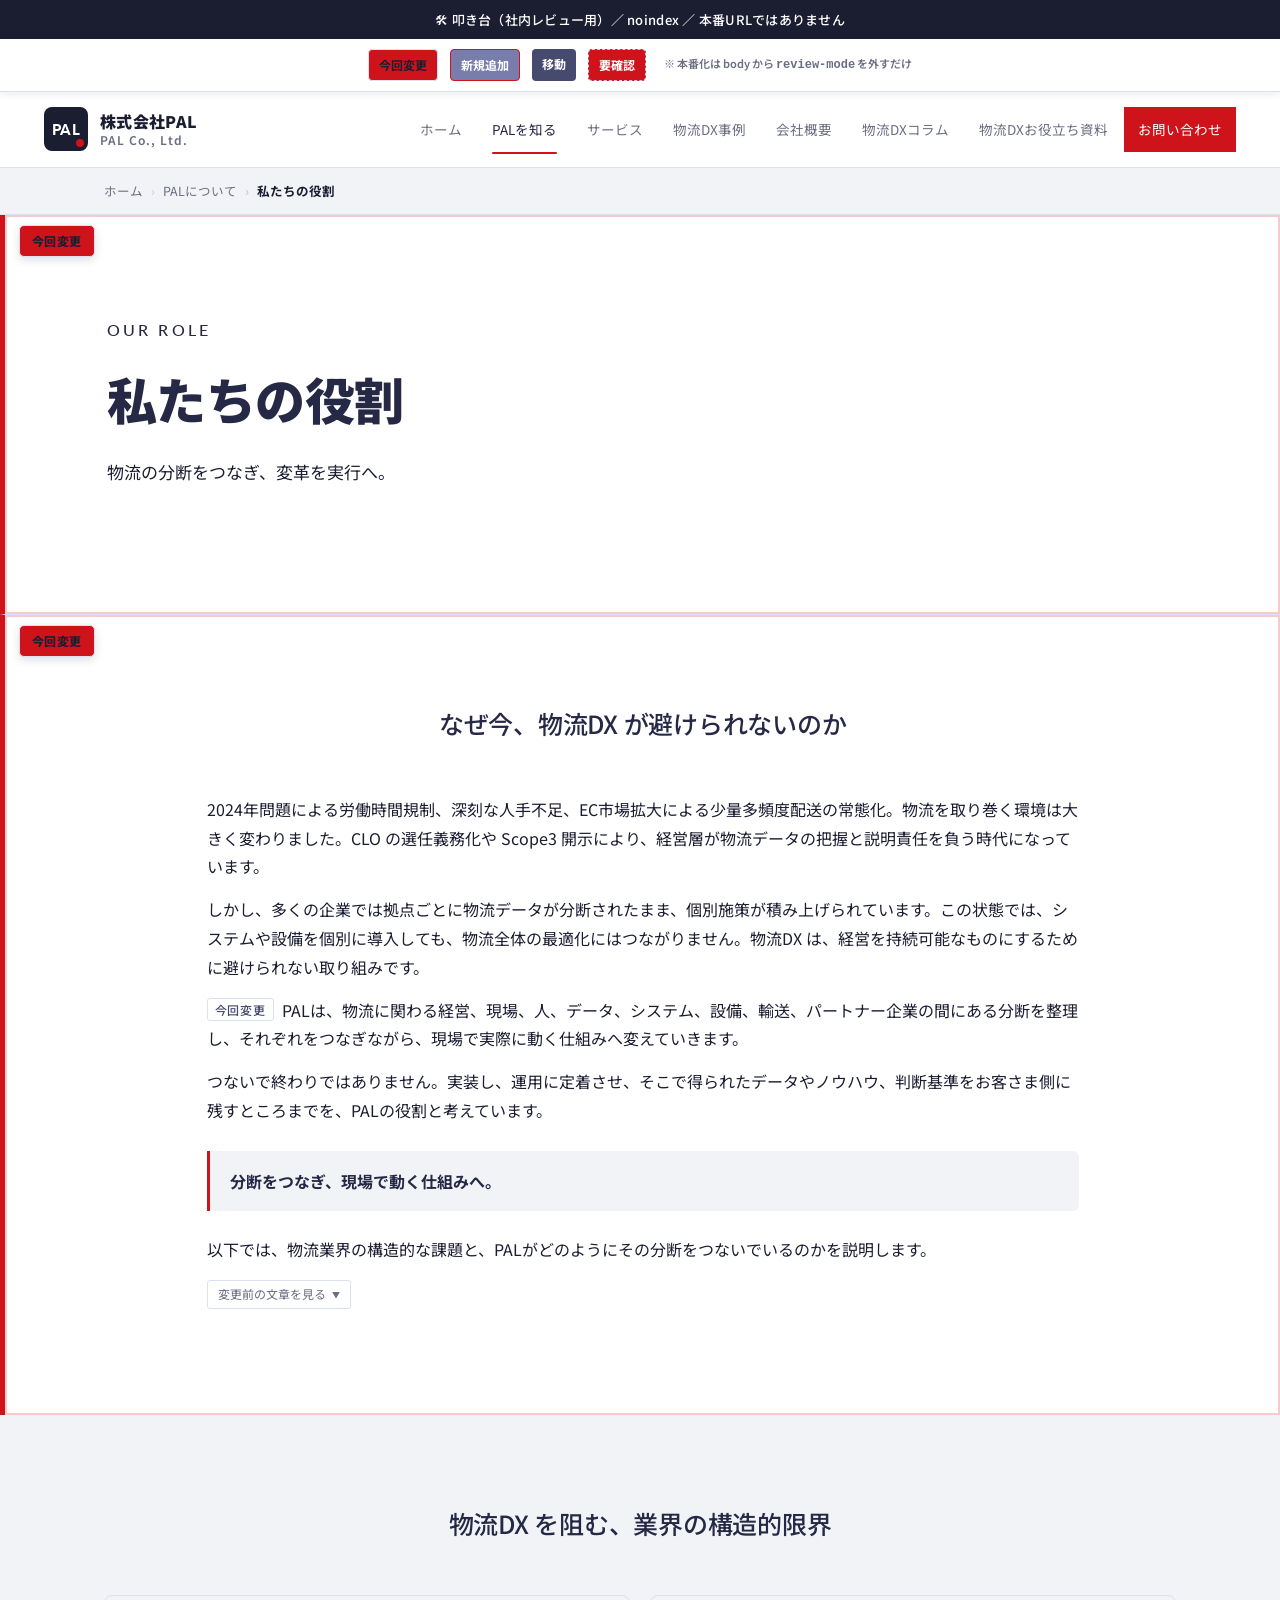
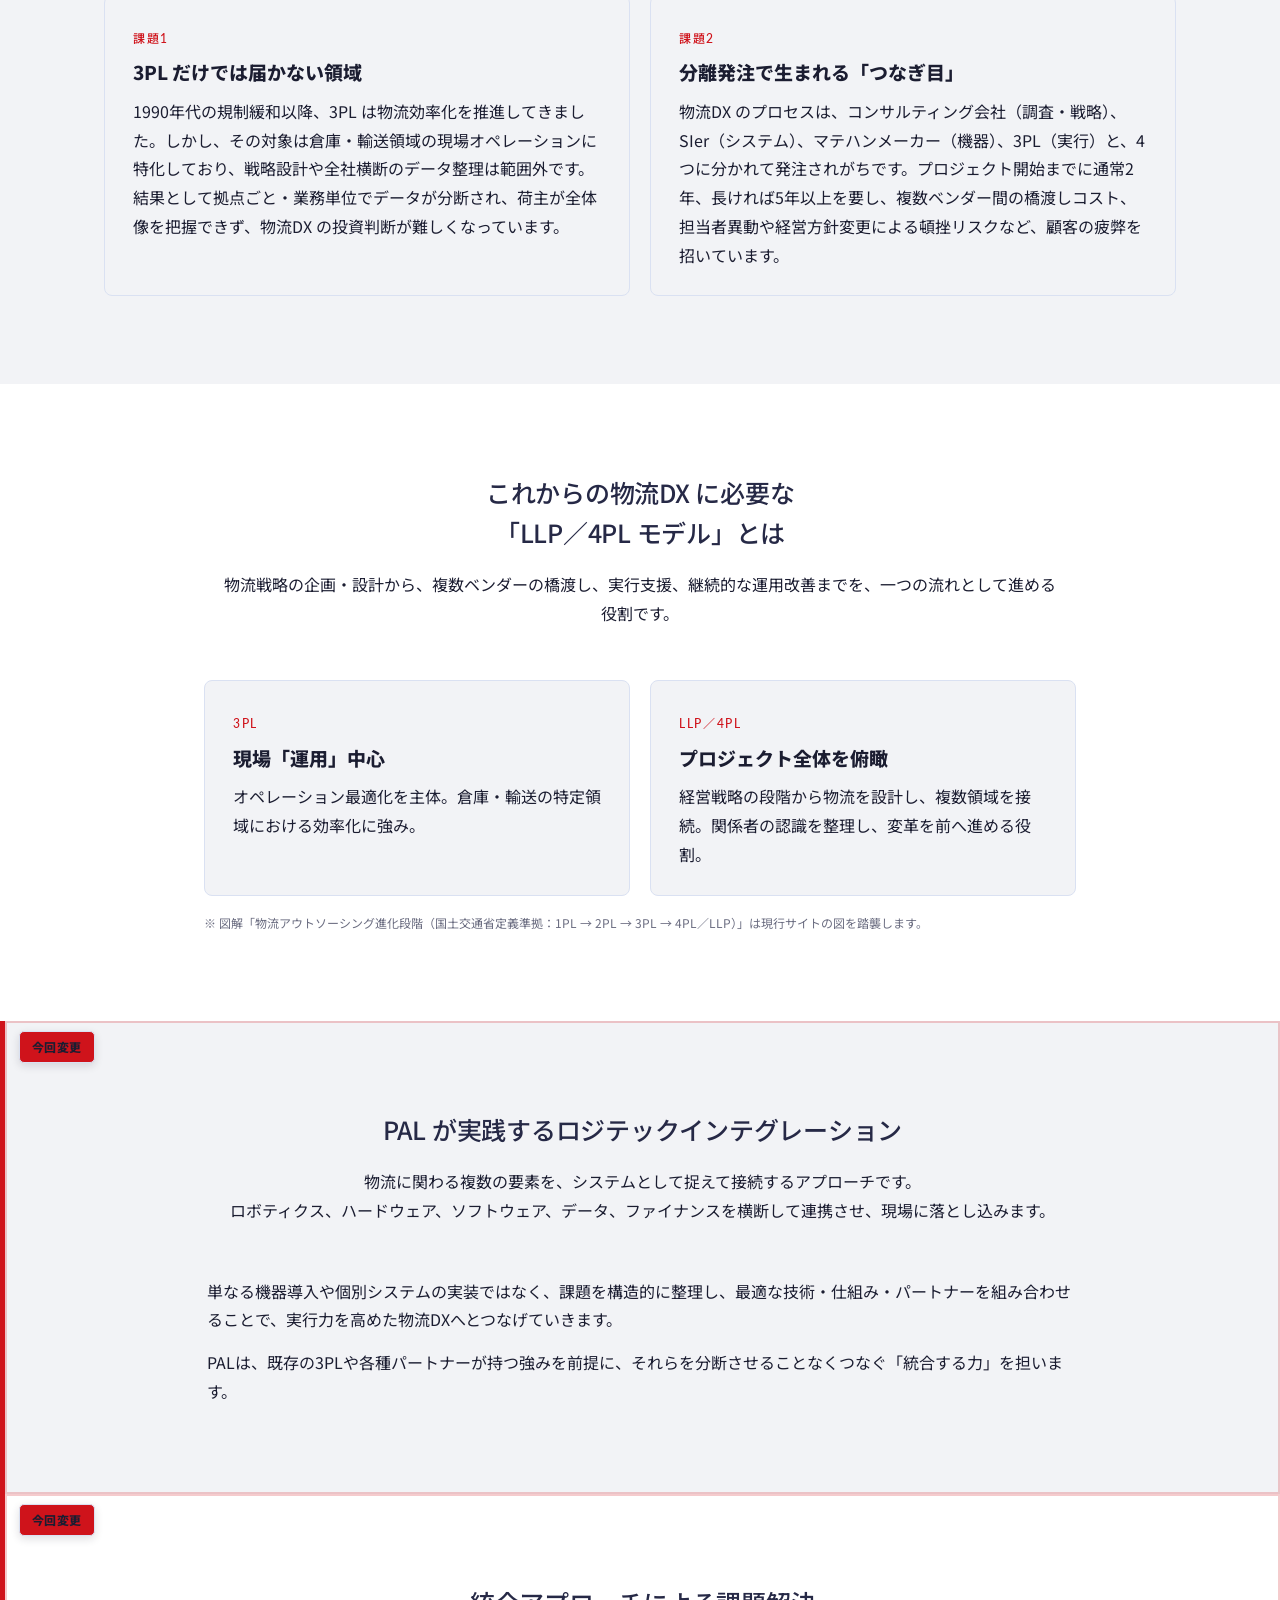
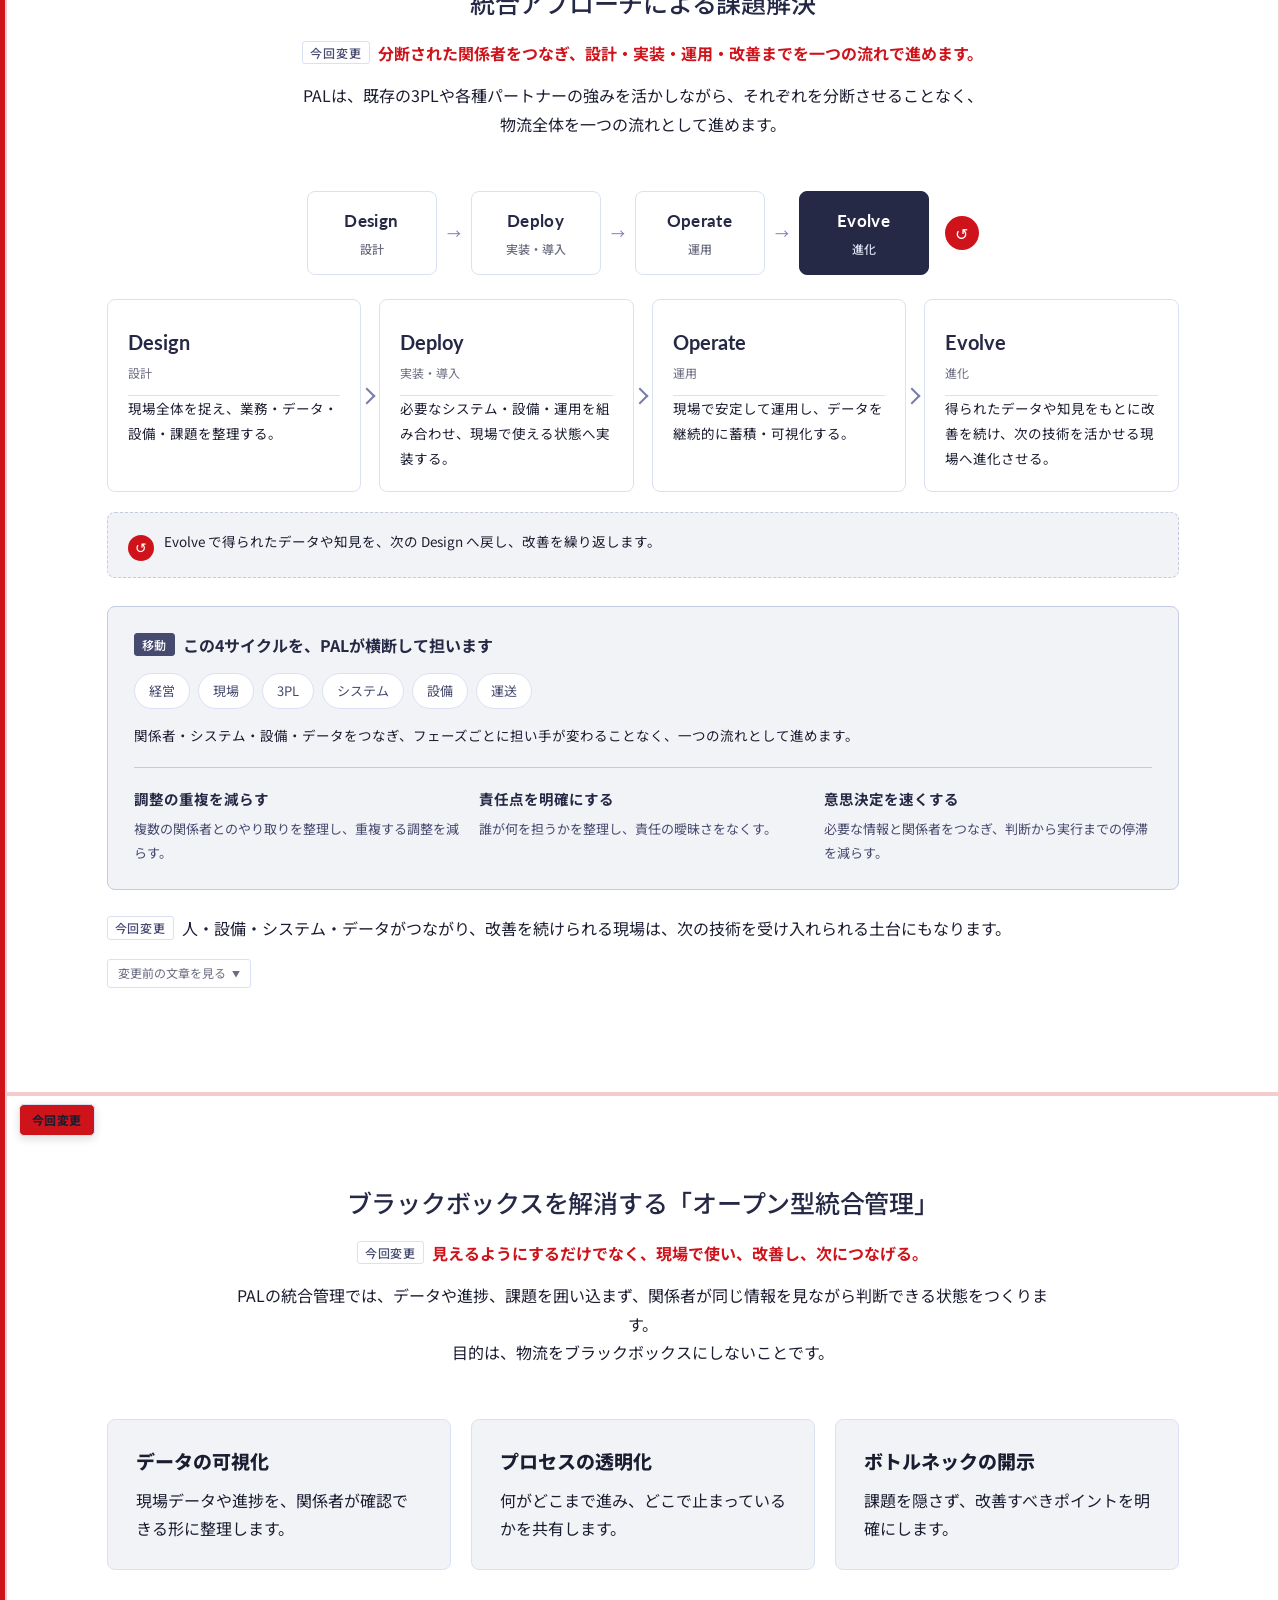
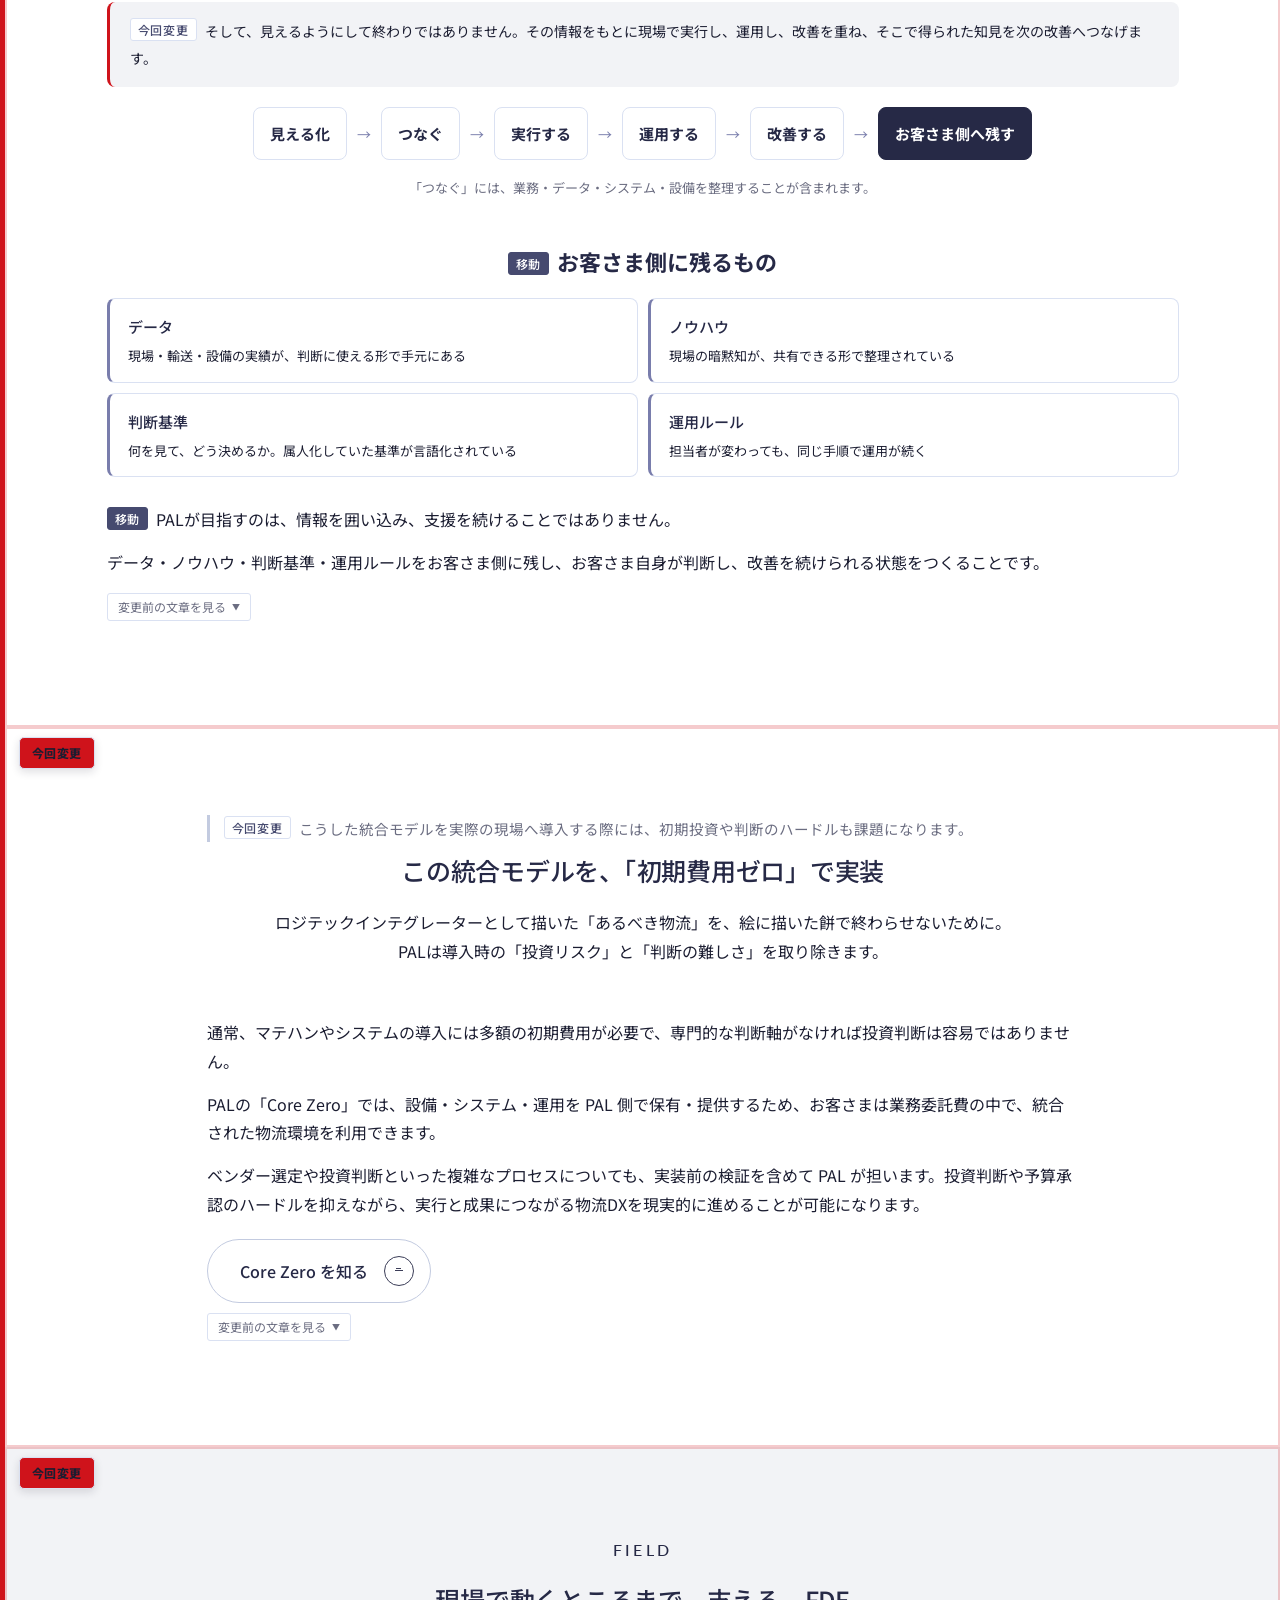
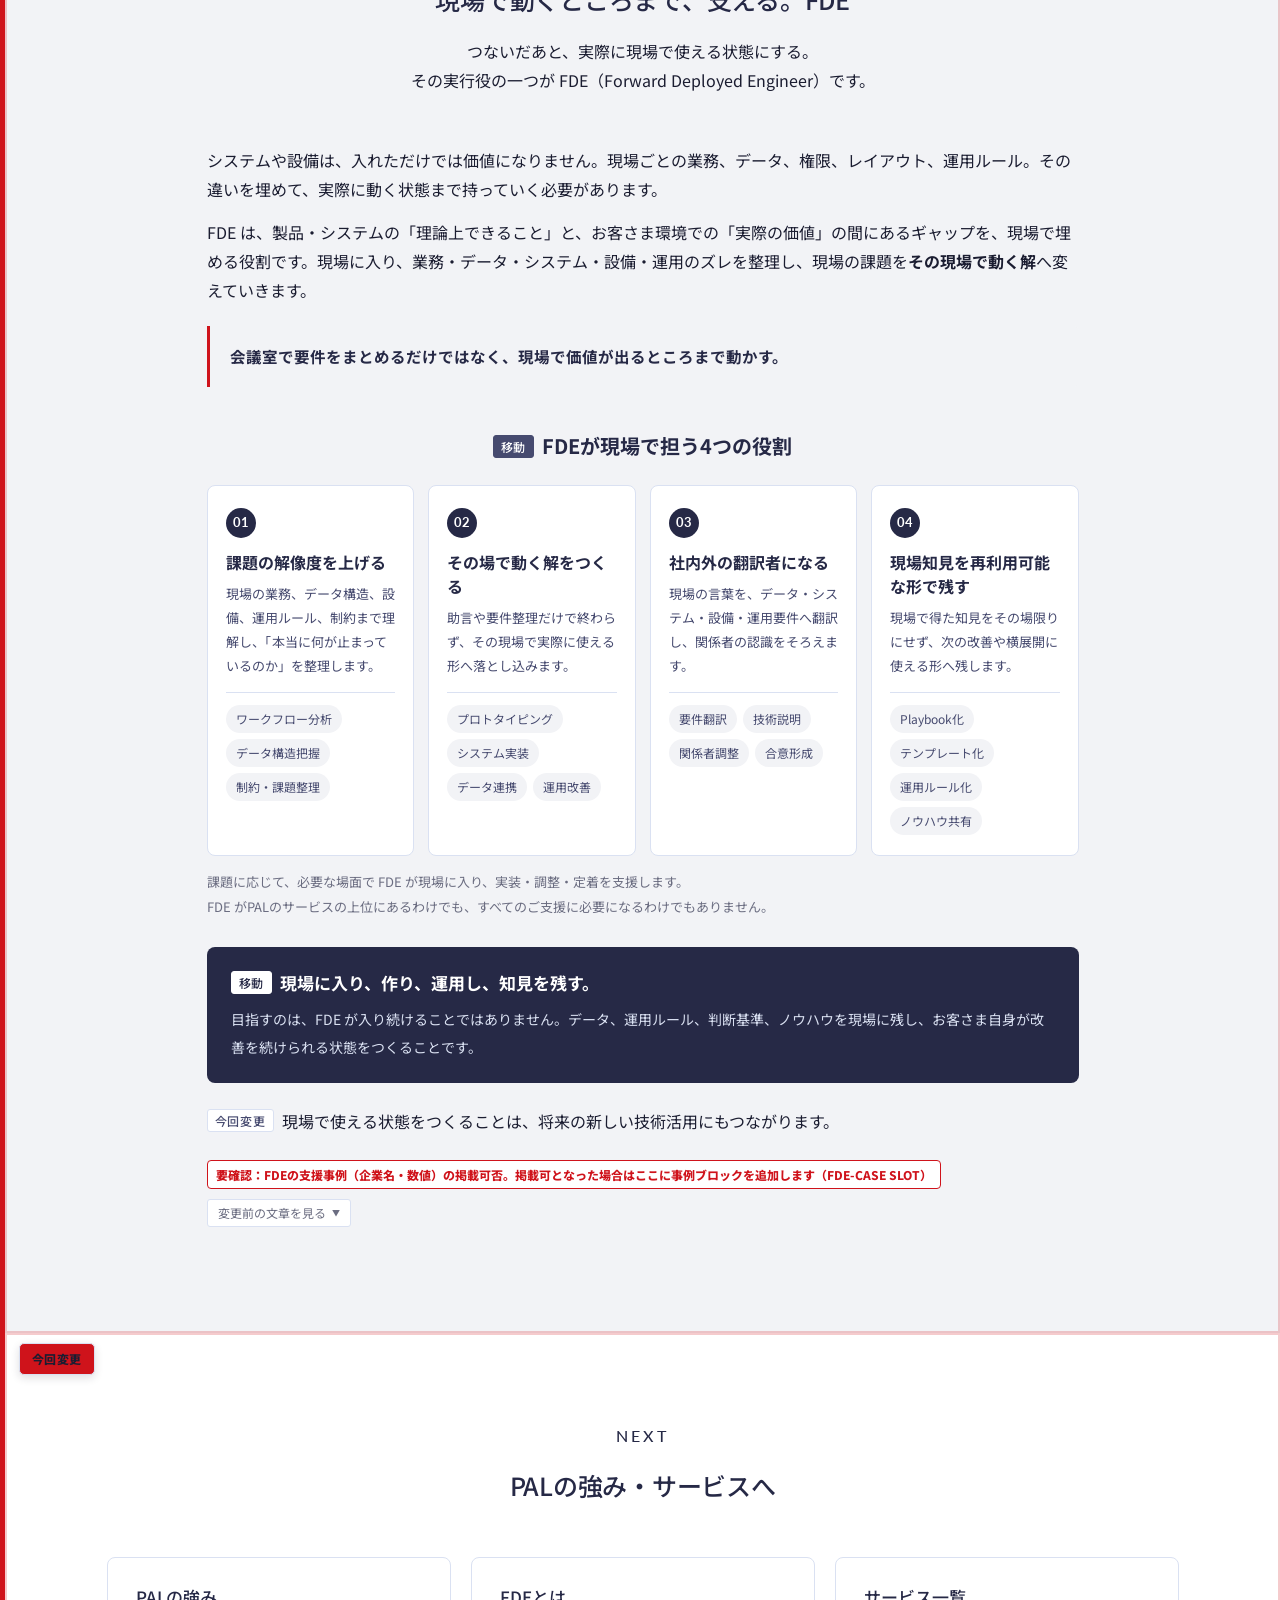
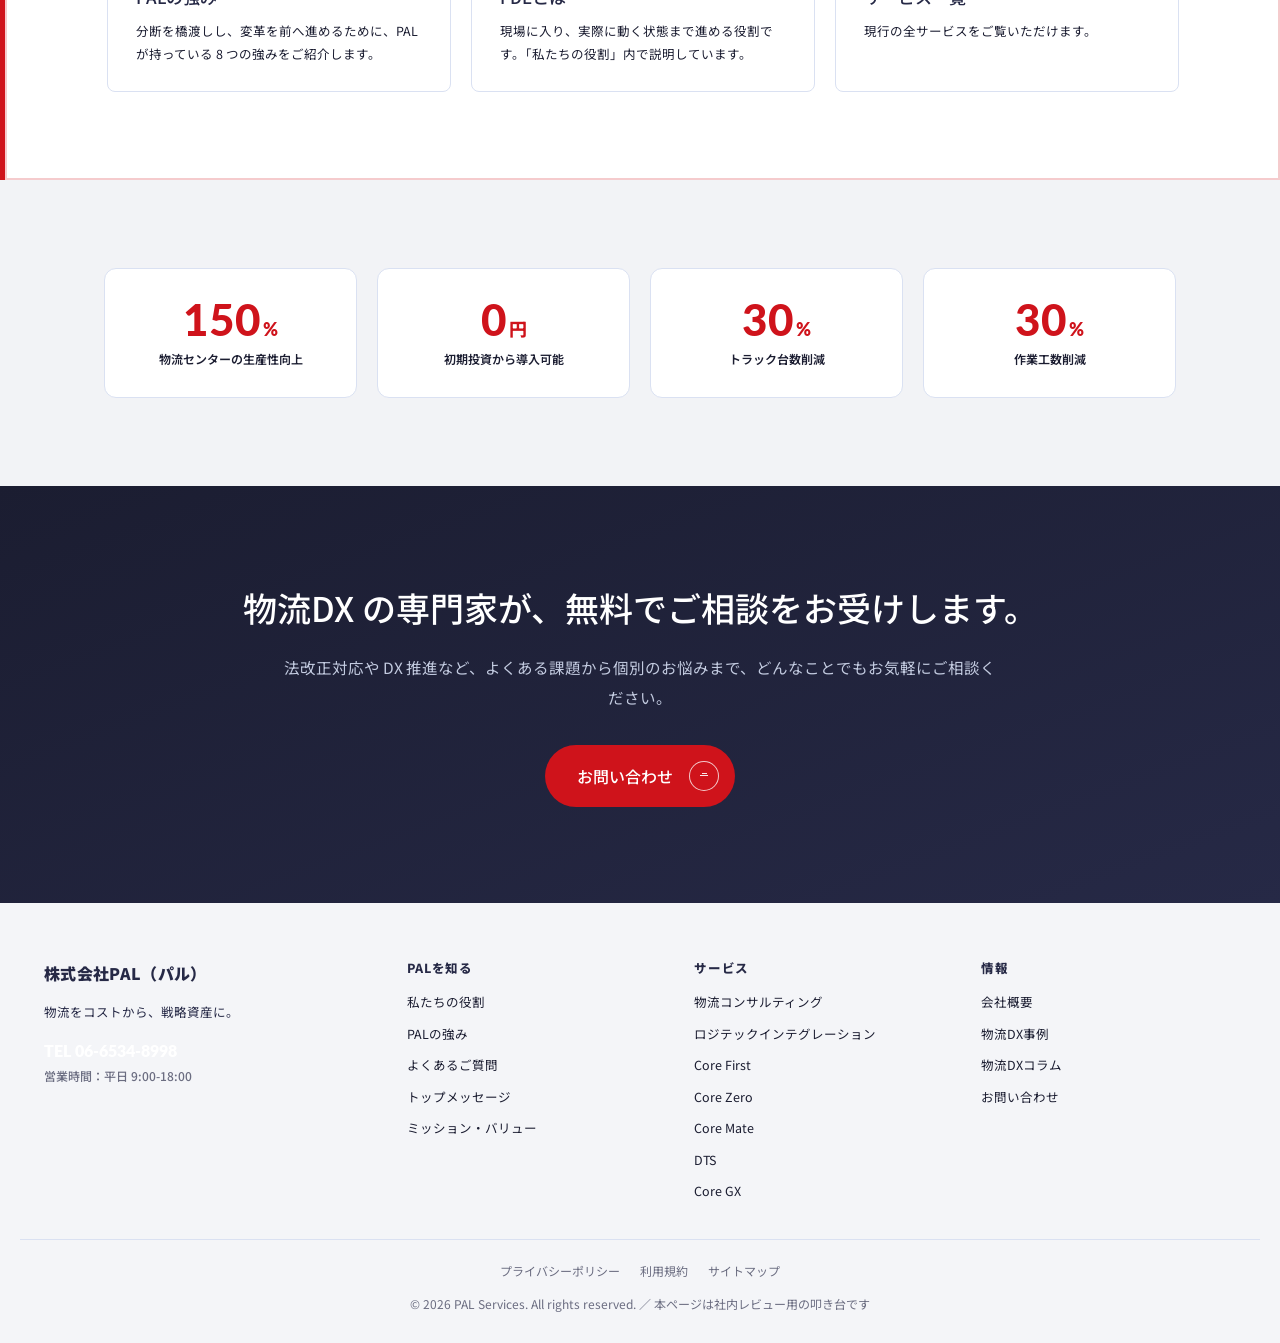
<file: pages/role.html>
<!DOCTYPE html>
<html lang="ja">
<head>
<meta charset="UTF-8">
<!-- レビュー環境では常に最新を表示する（本番化時は削除可） -->
<meta http-equiv="Cache-Control" content="no-cache, no-store, must-revalidate">
<meta http-equiv="Pragma" content="no-cache">
<meta http-equiv="Expires" content="0">
<meta name="viewport" content="width=device-width, initial-scale=1.0">
<meta name="robots" content="noindex, nofollow">
<title>【叩き台】私たちの役割｜株式会社PAL</title>
<meta name="description" content="物流に関わる経営、現場、人、データ、システム、設備、輸送、パートナー企業。PALは、それぞれの間にある分断をつなぎ、計画を現場で実行できる仕組みへと変えていきます。">
<link rel="preconnect" href="https://fonts.googleapis.com"><link rel="preconnect" href="https://fonts.gstatic.com" crossorigin>
<link href="https://fonts.googleapis.com/css2?family=Noto+Sans+JP:wght@400;500;600;700;800&family=Lato:wght@400;500;700&display=swap" rel="stylesheet">
<link rel="stylesheet" href="../assets/css/common.css?v=20260915z">
<style>
  /* v1.3 リデザイン：上段=見出し+短説明+関係図／下段=課題→PALの役割→変化 の3カラム */
  .approach-head{max-width:900px;margin:0 auto 40px;text-align:center}
  .approach-head p{font-size:16px;line-height:2;color:var(--text);margin:0 0 12px}
  .approach-head p.approach-head__note{font-size:13px;color:var(--text-mute);line-height:1.9}
  /* 8要素関係図（PALが間に立つ表現） */
  .connect-diagram{background:#F2F3F6;border:1px solid var(--border);border-radius:16px;padding:36px 28px;margin:0 0 48px}
  .connect-diagram__title{text-align:center;font-size:14px;font-weight:800;color:var(--navy);margin:0 0 4px;letter-spacing:.02em}
  .connect-diagram__lead{text-align:center;font-size:13px;color:var(--text-mute);margin:0 0 24px;line-height:1.8}
  .connect-diagram__ring{display:grid;grid-template-columns:1fr auto 1fr;gap:24px;align-items:center;max-width:820px;margin:0 auto}
  .connect-side{display:flex;flex-direction:column;gap:10px}
  .connect-side__item{background:#fff;border:1px solid var(--border);border-radius:10px;padding:12px 16px;text-align:center;font-size:14px;font-weight:700;color:var(--navy);box-shadow:var(--shadow-sm);position:relative}
  .connect-side__item::after{content:"";position:absolute;top:50%;width:24px;height:1px;background:#C3CBE0}
  .connect-side--left .connect-side__item::after{right:-24px}
  .connect-side--right .connect-side__item::after{left:-24px}
  .connect-hub{background:linear-gradient(135deg,var(--navy) 0%,var(--navy-2) 100%);color:#fff;border-radius:14px;padding:22px 20px;text-align:center;min-width:130px;box-shadow:0 6px 20px rgba(27,29,49,.15)}
  .connect-hub__lbl{font-family:var(--font-en);font-size:12px;font-weight:800;color:#E0838A;letter-spacing:.14em;margin:0 0 6px}
  .connect-hub__name{font-size:20px;font-weight:800;margin:0 0 6px;color:#fff}
  .connect-hub__desc{font-size:12px;color:rgba(255,255,255,.85);margin:0;line-height:1.6}
  /* 3カラム：課題 → PALの役割 → 変化 */
  .flow3{display:grid;grid-template-columns:1fr 1.15fr 1fr;gap:20px;align-items:stretch}
  .flow3__col{background:#fff;border-radius:16px;padding:32px 28px;display:flex;flex-direction:column}
  .flow3__col--before{background:#F2F3F6;border:1px solid #C3CBE0}
  .flow3__col--pal{background:linear-gradient(160deg,var(--navy) 0%,var(--navy-2) 100%);color:#fff;box-shadow:0 12px 32px rgba(27,29,49,.18);position:relative}
  .flow3__col--pal::before,.flow3__col--pal::after{content:"";position:absolute;top:50%;width:16px;height:16px;transform:translateY(-50%) rotate(45deg);background:inherit}
  .flow3__col--pal::before{left:-8px;background:var(--navy)}
  .flow3__col--pal::after{right:-8px;background:var(--navy-2);z-index:1}
  .flow3__col--after{background:#FFFFFF;border:1px solid #DAE1F2}
  .flow3__label{font-family:var(--font-en);font-size:12px;font-weight:800;letter-spacing:.14em;margin:0 0 8px}
  .flow3__col--before .flow3__label{color:#6B6D81}
  .flow3__col--pal .flow3__label{color:#E0838A}
  .flow3__col--after .flow3__label{color:var(--red)}
  .flow3__title{font-size:18px;font-weight:800;margin:0 0 20px;line-height:1.5}
  .flow3__col--before .flow3__title,.flow3__col--after .flow3__title{color:var(--navy)}
  .flow3__col--pal .flow3__title{color:#fff;font-size:20px}
  .flow3__list{list-style:none;padding:0;margin:0;flex-grow:1}
  .flow3__list li{font-size:14px;line-height:1.7;padding:10px 0 10px 26px;position:relative;border-bottom:1px dashed rgba(121,125,172,.4)}
  .flow3__list li:last-child{border-bottom:none}
  .flow3__col--before .flow3__list li{color:#464A6F}
  .flow3__col--before .flow3__list li::before{content:"✕";position:absolute;left:4px;top:10px;color:#797DAC;font-weight:800;font-size:13px}
  .flow3__col--pal .flow3__list li{color:#fff;border-bottom-color:rgba(255,255,255,.15);font-weight:600}
  .flow3__col--pal .flow3__list li::before{content:"→";position:absolute;left:0;top:10px;color:#E0838A;font-weight:800}
  .flow3__col--after .flow3__list li{color:var(--navy)}
  .flow3__col--after .flow3__list li::before{content:"✓";position:absolute;left:2px;top:10px;color:var(--red);font-weight:800;font-size:14px}
  .flow3__caption{text-align:center;font-size:13px;color:var(--text-mute);margin:28px 0 0}
  @media (max-width:900px){
    .connect-diagram__ring{grid-template-columns:1fr;gap:16px}
    .connect-side__item::after{display:none}
    .connect-hub{margin:8px 0}
    .flow3{grid-template-columns:1fr;gap:16px}
    .flow3__col--pal::before,.flow3__col--pal::after{display:none}
  }
  /* v1.3 step-flow：考え方 → 機能・アプローチ → 実行手段 の3ステップ縦フロー */
  .step-flow{margin:32px 0 12px;display:flex;flex-direction:column;align-items:stretch;gap:0}
  .step-flow__step{position:relative;padding:0}
  .step-flow__num{display:flex;align-items:center;gap:12px;margin-bottom:14px}
  .step-flow__num-badge{width:38px;height:38px;border-radius:50%;background:var(--red);color:#fff;font-family:var(--font-en);font-size:14px;font-weight:900;display:flex;align-items:center;justify-content:center;letter-spacing:.02em;flex-shrink:0}
  .step-flow__num-label{font-family:var(--font-en);font-size:12px;font-weight:800;color:var(--red);letter-spacing:.14em}
  .step-flow__num-title{font-size:15px;font-weight:800;color:var(--navy);margin-left:6px}
  .step-flow__body{margin-left:50px}
  .step-flow__arrow{margin:16px 0 16px 68px;width:2px;height:32px;background:#C3CBE0;position:relative}
  .step-flow__arrow::after{content:"";position:absolute;bottom:-6px;left:50%;transform:translateX(-50%);width:0;height:0;border-left:8px solid transparent;border-right:8px solid transparent;border-top:10px solid #C3CBE0}
  /* STEP 1：ネイビー1枚 */
  .step-card--concept{background:linear-gradient(135deg,var(--navy) 0%,var(--navy-2) 100%);color:#fff;border-radius:14px;padding:24px 28px;box-shadow:0 6px 20px rgba(27,29,49,.15)}
  .step-card--concept h4{font-size:20px;font-weight:800;color:#fff;margin:0 0 8px}
  .step-card--concept p{font-size:13.5px;color:rgba(255,255,255,.88);margin:0;line-height:1.85}
  /* STEP 2：薄ブルーカード×2 */
  .step-cards-2{display:grid;grid-template-columns:1fr 1fr;gap:14px}
  .step-card--function{background:#F4F5F8;border:1px solid var(--border-blue);border-radius:12px;padding:20px 22px}
  .step-card--function h4{font-size:16px;font-weight:800;color:var(--navy);margin:0 0 8px}
  .step-card--function p{font-size:12.5px;color:var(--text);margin:0;line-height:1.75}
  /* STEP 3：白背景+赤アクセント×2 */
  .step-card--means{background:#fff;border:2px solid var(--red-soft);border-radius:12px;padding:20px 22px;position:relative}
  .step-card--means h4{font-size:16px;font-weight:800;color:var(--red);margin:0 0 8px}
  .step-card--means p{font-size:12.5px;color:var(--text);margin:0 0 12px;line-height:1.75}
  .step-card__examples{display:flex;flex-wrap:wrap;gap:6px;margin:8px 0 10px}
  .step-card__examples span{background:#FBE7E8;border:1px solid var(--red-soft);border-radius:999px;padding:4px 10px;font-size:12px;color:var(--navy);font-weight:600}
  .step-card__link{font-size:12px;color:var(--red);font-weight:800;text-decoration:none;display:inline-flex;align-items:center;gap:4px}
  .step-card__link:hover{text-decoration:underline}
  .step-summary{background:#F2F3F6;border-radius:12px;padding:20px 24px;margin-top:32px;font-size:13px;line-height:2;color:var(--text)}
  .step-summary strong{color:var(--navy)}
  @media(max-width:768px){
    .step-cards-2{grid-template-columns:1fr}
    .step-flow__body{margin-left:0}
    .step-flow__arrow{margin-left:18px}
  }
  @media (max-width:900px){.approach-grid{grid-template-columns:1fr}.ba-diagram{grid-template-columns:1fr}.ba-arrow{flex-direction:row;padding:8px 0}.relation-map__cols{grid-template-columns:1fr}}
</style>
</head>
<body class="review-mode">

<div id="previewBanner">🛠 叩き台（社内レビュー用）／ noindex ／ 本番URLではありません</div>

<div class="review-legend" role="note" aria-label="レビュー用マーキングの凡例">
  <span class="review-legend__item review-legend__item--changed">今回変更</span>
  <span class="review-legend__item review-legend__item--added">新規追加</span>
  <span class="review-legend__item review-legend__item--moved">移動</span>
  <span class="review-legend__item review-legend__item--check">要確認</span>
  <span class="review-legend__note">※ 本番化は body から <code>review-mode</code> を外すだけ</span>
</div>

<header class="gheader">
  <div class="gheader__inner">
    <a class="gbrand" href="./home.html"><span class="gbrand__mark">PAL</span><span class="gbrand__name">株式会社PAL<small>PAL Co., Ltd.</small></span></a>
    <nav class="gnav" aria-label="グローバルナビゲーション">
      <a href="./home.html">ホーム</a>
      <div class="gnav__group is-current"><a href="./role.html" class="is-current" aria-haspopup="true">PALを知る</a><div class="gnav__sub" aria-label="PALを知る"><a href="./role.html" class="is-current">私たちの役割</a><a href="./reason.html">PALの強み</a></div></div><!-- NAV-STRENGTH v1：PC ナビに「PALの強み」への導線がなかったため、PALを知る配下にサブメニューを追加 -->
      <a href="./service.html">サービス</a>
      <a href="#">物流DX事例</a><a href="#">会社概要</a><a href="#">物流DXコラム</a><a href="#">物流DXお役立ち資料</a>
      <a href="#" class="gnav-cta">お問い合わせ</a>
    </nav>
    <button class="menu-toggle" id="menuToggle" aria-label="メニューを開く"><span></span><span></span><span></span></button>
  </div>
</header>
<nav class="mobile-nav" id="mobileNav">
  <a href="./home.html">ホーム</a><a href="./role.html">私たちの役割</a><a href="./reason.html">PALの強み</a>  <a href="./service.html">サービス</a>
  <a href="#" class="gnav-cta">お問い合わせ</a>
</nav>

<nav class="breadcrumb"><div class="container"><ol>
  <li><a href="./home.html">ホーム</a></li><li><a href="#">PALについて</a></li><li class="current">私たちの役割</li>
</ol></div></nav>

<!-- ===== v1.2 FV：新中心コピー「物流の分断をつなぎ、変革を実行へ。」／イネーブラー言葉を FV では強調しない ===== -->
<section class="phero review-changed">
  <span class="review-label">今回変更</span>
  <div class="container phero__inner">
    <span class="phero__eyebrow">OUR ROLE</span>
    <h1 class="phero__title">私たちの役割</h1>
    <!-- ===== ROLLBACK v2：FV のリードは R-01 の導入段落と重複するため、コピーのみに整理 ===== -->
    <p class="phero__sub">物流の分断をつなぎ、変革を実行へ。</p>
  </div>
</section>

<!-- ===== ROLLBACK v2：preview 独自の「OUR APPROACH」セクション（8要素関係図 ＋ BEFORE/PAL'S ROLE/AFTER の3カラム）を撤去。
     理由：最終方針は「現行サイトの構成を基本維持し、文章だけ追加」であり、現行サイトに存在しない大型レイアウトのため。
     救済情報：内容は「なぜ今、物流DX が避けられないのか」セクション本文（第3〜4段落）で表現している。
     復元するには git 履歴 cd01610 の該当 section を戻す ===== -->

<!-- ===== R-01 v2：独立セクションとしての導入段落を撤去。
     理由：PALの役割説明が問題提起とは別の話として突然始まって見えるため。
     吸収先：直下の「なぜ今、物流DX が避けられないのか」セクション本文（第3〜4段落）。
     背景 → 課題 → PALの役割、を一続きの文章として読ませる。
     復元するには git 履歴 0666054 の pages/role.html の R-01 セクションを戻す ===== -->

<!-- 現行 SEC1：なぜ今、物流DXが避けられないのか
     ===== R-01 v2 統合：旧・独立導入セクションの内容を第3〜4段落として本文へ吸収 ===== -->
<section class="section review-changed">
  <span class="review-label">今回変更</span>
  <div class="container container--narrow">
    <div class="section__head"><h2 class="section__title">なぜ今、物流DX が避けられないのか</h2></div>
    <p class="prose">2024年問題による労働時間規制、深刻な人手不足、EC市場拡大による少量多頻度配送の常態化。物流を取り巻く環境は大きく変わりました。CLO の選任義務化や Scope3 開示により、経営層が物流データの把握と説明責任を負う時代になっています。</p>
    <p class="prose">しかし、多くの企業では拠点ごとに物流データが分断されたまま、個別施策が積み上げられています。この状態では、システムや設備を個別に導入しても、物流全体の最適化にはつながりません。物流DX は、経営を持続可能なものにするために避けられない取り組みです。</p>
    <p class="prose"><span class="rnew">今回変更</span>PALは、物流に関わる経営、現場、人、データ、システム、設備、輸送、パートナー企業の間にある分断を整理し、それぞれをつなぎながら、現場で実際に動く仕組みへ変えていきます。</p>
    <p class="prose">つないで終わりではありません。実装し、運用に定着させ、そこで得られたデータやノウハウ、判断基準をお客さま側に残すところまでを、PALの役割と考えています。</p>
    <p class="rlead">分断をつなぎ、現場で動く仕組みへ。</p>
    <p class="prose" style="margin-top:24px">以下では、物流業界の構造的な課題と、PALがどのようにその分断をつないでいるのかを説明します。</p>
    <details class="rdiff"><summary>変更前の文章を見る</summary><div class="rdiff__body"><div class="rdiff__row"><span class="rdiff__lbl">【変更前】現行サイト www.pal-style.co.jp</span><p class="rdiff__txt">2024年問題による労働時間規制、深刻な人手不足、EC市場拡大による少量多頻度配送の常態化。物流を取り巻く環境は大きく変わりました。CLO の選任義務化や Scope3 開示により、経営層が物流データの把握と説明責任を負う時代になっています。<br>しかし、多くの企業では拠点ごとに物流データが分断されたまま、個別施策が積み上げられ、全体最適化には至っていません。物流DX は、経営を持続可能なものにするために避けられない取り組みです。</p><p class="rdiff__txt rdiff__txt--none" style="margin-top:6px">※ 直前のレビュー版では、この上に「PALの役割は、物流に関わる経営、現場、人、データ、システム、設備、輸送、パートナー企業の間にある分断をつなぎ…」という導入段落を独立セクションとして置いていました。PALの役割説明が別の話として始まって見えるため、本セクションの本文へ吸収しています。</p></div><div class="rdiff__row rdiff__row--after"><span class="rdiff__lbl">【変更後】</span><p class="rdiff__txt">第1段落：環境変化（現行サイトのまま）<br>第2段落：分断されたままでは進まない（「この状態では、システムや設備を個別に導入しても、物流全体の最適化にはつながりません。」を追記）<br>第3段落：PALは分断を整理し、つなぎ、現場で動く仕組みへ変える<br>第4段落：つないで終わりではなく、実装・運用定着・お客さま側に残すところまで<br>強調文：分断をつなぎ、現場で動く仕組みへ。<br>結び：以下では、物流業界の構造的な課題と、PALがどのようにその分断をつないでいるのかを説明します。</p></div></div></details>
  </div>
</section>

<!-- 現行 SEC2：物流DXを阻む、業界の構造的限界 -->
<section class="section section--soft">
  <div class="container">
    <div class="section__head"><h2 class="section__title">物流DX を阻む、業界の構造的限界</h2></div>
    <div class="grid-2">
      <div class="card card--filled">
        <p class="card__eyebrow">課題1</p>
        <h3 class="card__title">3PL だけでは届かない領域</h3>
        <p class="card__body">1990年代の規制緩和以降、3PL は物流効率化を推進してきました。しかし、その対象は倉庫・輸送領域の現場オペレーションに特化しており、戦略設計や全社横断のデータ整理は範囲外です。結果として拠点ごと・業務単位でデータが分断され、荷主が全体像を把握できず、物流DX の投資判断が難しくなっています。</p>
      </div>
      <div class="card card--filled">
        <p class="card__eyebrow">課題2</p>
        <h3 class="card__title">分離発注で生まれる「つなぎ目」</h3>
        <p class="card__body">物流DX のプロセスは、コンサルティング会社（調査・戦略）、SIer（システム）、マテハンメーカー（機器）、3PL（実行）と、4つに分かれて発注されがちです。プロジェクト開始までに通常2年、長ければ5年以上を要し、複数ベンダー間の橋渡しコスト、担当者異動や経営方針変更による頓挫リスクなど、顧客の疲弊を招いています。</p>
      </div>
    </div>
  </div>
</section>

<!-- 現行 SEC3：LLP/4PL モデル -->
<section class="section">
  <div class="container container--narrow">
    <div class="section__head">
      <h2 class="section__title">これからの物流DX に必要な<br>「LLP／4PL モデル」とは</h2>
      <p class="section__lead">物流戦略の企画・設計から、複数ベンダーの橋渡し、実行支援、継続的な運用改善までを、一つの流れとして進める役割です。</p>
    </div>
    <div class="grid-2">
      <div class="card card--filled">
        <p class="card__eyebrow">3PL</p>
        <h3 class="card__title">現場「運用」中心</h3>
        <p class="card__body">オペレーション最適化を主体。倉庫・輸送の特定領域における効率化に強み。</p>
      </div>
      <div class="card card--filled">
        <p class="card__eyebrow">LLP／4PL</p>
        <h3 class="card__title">プロジェクト全体を俯瞰</h3>
        <p class="card__body">経営戦略の段階から物流を設計し、複数領域を接続。関係者の認識を整理し、変革を前へ進める役割。</p>
      </div>
    </div>
    <p class="note note--sm" style="margin-top:16px">※ 図解「物流アウトソーシング進化段階（国土交通省定義準拠：1PL → 2PL → 3PL → 4PL／LLP）」は現行サイトの図を踏襲します。</p>
  </div>
</section>

<!-- 現行 SEC4：ロジテックインテグレーター -->
<section class="section section--soft review-changed">
  <span class="review-label">今回変更</span>
  <div class="container container--narrow">
    <div class="section__head">
      <h2 class="section__title">PAL が実践するロジテックインテグレーション</h2>
      <p class="section__lead">物流に関わる複数の要素を、システムとして捉えて接続するアプローチです。<br>ロボティクス、ハードウェア、ソフトウェア、データ、ファイナンスを横断して連携させ、現場に落とし込みます。</p>
    </div>
    <!-- ===== R-04 v1：統合管理プロセスの説明（調査→運用／コンペ・承認／責任点一本化）は
         独立セクション INTEGRATE v1「統合アプローチによる課題解決」へ分離。
         本セクションは PAL の立ち位置と考え方の説明に専念する ===== -->
    <p class="prose">単なる機器導入や個別システムの実装ではなく、課題を構造的に整理し、最適な技術・仕組み・パートナーを組み合わせることで、実行力を高めた物流DXへとつなげていきます。</p>
    <p class="prose">PALは、既存の3PLや各種パートナーが持つ強みを前提に、それらを分断させることなくつなぐ「統合する力」を担います。</p>
  </div>
</section>

<!-- ===== INTEGRATE v3 START：Design→Deploy→Operate→Evolve の4サイクルを主役として本セクションへ統合。
     縦の実行軸（4サイクル）と横の統合軸（関係者を束ねる）を1つの図解で見せ、
     このテーマを1セクションに一本化する。
     撤去：調査→戦略→設計→選定→導入→運用 の工程横フロー（v1）／
           BEFORE→PAL→AFTER の関係図（v2・関係者チップとして圧縮）／
           CYCLE 独立セクション（4サイクル）
     本セクションで説明しないもの：FDE詳細／Physical AI詳細／顧客側に残るもの詳細／
           オープン型統合管理の詳細
     復元するには git 履歴 6e5fb4c の該当ブロックを戻す ===== -->
<section class="section review-changed" id="cycle">
  <span class="review-label">今回変更</span>
  <div class="container">
    <div class="section__head">
      <h2 class="section__title">統合アプローチによる課題解決</h2>
      <p class="section__subcopy"><span class="rnew">今回変更</span>分断された関係者をつなぎ、設計・実装・運用・改善までを一つの流れで進めます。</p>
      <p class="section__lead">PALは、既存の3PLや各種パートナーの強みを活かしながら、それぞれを分断させることなく、<br>物流全体を一つの流れとして進めます。</p>
    </div>

    <ol class="iflow iflow--cycle" aria-label="PAL の価値サイクル">
      <li class="iflow__item"><b>Design</b><span>設計</span></li>
      <li class="iflow__arrow" aria-hidden="true">→</li>
      <li class="iflow__item"><b>Deploy</b><span>実装・導入</span></li>
      <li class="iflow__arrow" aria-hidden="true">→</li>
      <li class="iflow__item"><b>Operate</b><span>運用</span></li>
      <li class="iflow__arrow" aria-hidden="true">→</li>
      <li class="iflow__item iflow__item--goal"><b>Evolve</b><span>進化</span></li>
      <li class="iflow__loop" aria-label="サイクル継続">↺</li>
    </ol>

    <ol class="cycle4" style="margin-top:24px">
      <li class="cycle4__item"><span class="cycle4__cy"><b>Design</b><span class="cycle4__ja">設計</span></span><p class="cycle4__aim">現場全体を捉え、業務・データ・設備・課題を整理する。</p></li>
      <li class="cycle4__item"><span class="cycle4__cy"><b>Deploy</b><span class="cycle4__ja">実装・導入</span></span><p class="cycle4__aim">必要なシステム・設備・運用を組み合わせ、現場で使える状態へ実装する。</p></li>
      <li class="cycle4__item"><span class="cycle4__cy"><b>Operate</b><span class="cycle4__ja">運用</span></span><p class="cycle4__aim">現場で安定して運用し、データを継続的に蓄積・可視化する。</p></li>
      <li class="cycle4__item cycle4__item--last"><span class="cycle4__cy"><b>Evolve</b><span class="cycle4__ja">進化</span></span><p class="cycle4__aim">得られたデータや知見をもとに改善を続け、次の技術を活かせる現場へ進化させる。</p></li>
    </ol>

    <p class="cycle4__loop"><span class="cycle4__loop-mark" aria-hidden="true">↺</span>Evolve で得られたデータや知見を、次の Design へ戻し、改善を繰り返します。</p>

    <div class="across">
      <p class="across__t"><span class="rnew rnew--moved">移動</span>この4サイクルを、PALが横断して担います</p>
      <ul class="across__parties"><li>経営</li><li>現場</li><li>3PL</li><li>システム</li><li>設備</li><li>運送</li></ul>
      <p class="across__d">関係者・システム・設備・データをつなぎ、フェーズごとに担い手が変わることなく、一つの流れとして進めます。</p>
      <ul class="across__gains">
        <li><span class="across__k">調整の重複を減らす</span>複数の関係者とのやり取りを整理し、重複する調整を減らす。</li>
        <li><span class="across__k">責任点を明確にする</span>誰が何を担うかを整理し、責任の曖昧さをなくす。</li>
        <li><span class="across__k">意思決定を速くする</span>必要な情報と関係者をつなぎ、判断から実行までの停滞を減らす。</li>
      </ul>
    </div>

    <p class="prose" style="margin-top:24px"><span class="rnew">今回変更</span>人・設備・システム・データがつながり、改善を続けられる現場は、次の技術を受け入れられる土台にもなります。</p>

    <details class="rdiff"><summary>変更前の文章を見る</summary><div class="rdiff__body"><div class="rdiff__row"><span class="rdiff__lbl">【変更前】直前のレビュー版（2セクション構成）</span><p class="rdiff__txt"><strong>① 分断された関係者を、ひとつの実行体制へ。</strong><br>BEFORE（経営／現場／3PL／システムベンダー／設備ベンダー／運送会社が別々に動く）→ PAL（束ねる）→ AFTER（一つの実行体制）の関係図＋3カード（調整の重複を減らす／責任点を明確にする／意思決定を速くする）<br><br><strong>② CYCLE「設計・実装・運用・進化。PALの価値サイクル」</strong>（別セクション・362字）<br>Design／Deploy／Operate／Evolve の4カード＋循環の説明</p><p class="rdiff__txt rdiff__txt--none" style="margin-top:6px">※ さらにその前の版では「調査 → 戦略 → 設計 → 選定 → 導入 → 運用」の工程横フローでした。<br>※ 現行サイト www.pal-style.co.jp では「統合アプローチによる課題解決」として、分離発注の解消メリット3点が箇条書きで掲載されています。</p></div><div class="rdiff__row rdiff__row--after"><span class="rdiff__lbl">【変更後】1セクションへ統合</span><p class="rdiff__txt">4サイクルの独立セクションを廃止し、本セクションへ主役として内包しました。<br>構成：見出し＋サブコピー → リード → Design → Deploy → Operate → Evolve の横フロー（↺付き）→ 4カードの短い説明 → 循環の補足 → 「この4サイクルを、PALが横断して担います」（関係者チップ＋3つの効果）<br>横の統合軸と縦の実行軸を一つの図解にまとめ、3つの効果はカードから簡潔なリストへ圧縮しています。</p></div></div></details>
  </div>
</section>
<!-- ===== INTEGRATE v3 END ===== -->

<!-- ===== OPEN-MGMT v2 START：「つないで、終わらない。」を本セクションへ統合し、
     このテーマを1セクションに集約。
     構成：リード → 3カード（何を見えるようにするか）→ 接続文 →
           横フロー（つなぐ→実行→運用→改善→顧客側へ残す）→ 残るもの4点 → 結論
     Design→Deploy→Operate→Evolve（価値サイクル）との住み分け：
       本セクション＝情報を開き、その結果を顧客側に残す
       価値サイクル＝PALが設計・実装・運用・改善を循環させる
     「設計する」を独立工程として再説明しない（「つなぐ」に吸収） ===== -->
<section class="section review-changed">
  <span class="review-label">今回変更</span>
  <div class="container">
    <div class="section__head">
      <h2 class="section__title">ブラックボックスを解消する「オープン型統合管理」</h2>
      <p class="section__subcopy"><span class="rnew">今回変更</span>見えるようにするだけでなく、現場で使い、改善し、次につなげる。</p>
      <p class="section__lead">PALの統合管理では、データや進捗、課題を囲い込まず、関係者が同じ情報を見ながら判断できる状態をつくります。<br>目的は、物流をブラックボックスにしないことです。</p>
    </div>

    <div class="grid-3">
      <div class="card card--filled"><h4 class="card__title">データの可視化</h4><p class="card__body">現場データや進捗を、関係者が確認できる形に整理します。</p></div>
      <div class="card card--filled"><h4 class="card__title">プロセスの透明化</h4><p class="card__body">何がどこまで進み、どこで止まっているかを共有します。</p></div>
      <div class="card card--filled"><h4 class="card__title">ボトルネックの開示</h4><p class="card__body">課題を隠さず、改善すべきポイントを明確にします。</p></div>
    </div>

    <p class="openflow__bridge"><span class="rnew">今回変更</span>そして、見えるようにして終わりではありません。その情報をもとに現場で実行し、運用し、改善を重ね、そこで得られた知見を次の改善へつなげます。</p>

    <ol class="iflow" aria-label="見える化から顧客側に残るまでの流れ">
      <li class="iflow__item">見える化</li>
      <li class="iflow__arrow" aria-hidden="true">→</li>
      <li class="iflow__item">つなぐ</li>
      <li class="iflow__arrow" aria-hidden="true">→</li>
      <li class="iflow__item">実行する</li>
      <li class="iflow__arrow" aria-hidden="true">→</li>
      <li class="iflow__item">運用する</li>
      <li class="iflow__arrow" aria-hidden="true">→</li>
      <li class="iflow__item">改善する</li>
      <li class="iflow__arrow" aria-hidden="true">→</li>
      <li class="iflow__item iflow__item--goal">お客さま側へ残す</li>
    </ol>
    <p class="iflow__note">「つなぐ」には、業務・データ・システム・設備を整理することが含まれます。</p>

    <div class="section__head" style="margin-top:44px;margin-bottom:0">
      <h3 class="fderole__head"><span class="rnew rnew--moved">移動</span>お客さま側に残るもの</h3>
    </div>
    <ul class="remain" style="margin-top:20px">
      <li class="remain__item"><span class="remain__t">データ</span><span class="remain__d">現場・輸送・設備の実績が、判断に使える形で手元にある</span></li>
      <li class="remain__item"><span class="remain__t">ノウハウ</span><span class="remain__d">現場の暗黙知が、共有できる形で整理されている</span></li>
      <li class="remain__item"><span class="remain__t">判断基準</span><span class="remain__d">何を見て、どう決めるか。属人化していた基準が言語化されている</span></li>
      <li class="remain__item remain__item--goal"><span class="remain__t">運用ルール</span><span class="remain__d">担当者が変わっても、同じ手順で運用が続く</span></li>
    </ul>

    <p class="prose" style="margin-top:28px"><span class="rnew rnew--moved">移動</span>PALが目指すのは、情報を囲い込み、支援を続けることではありません。</p>
    <p class="prose">データ・ノウハウ・判断基準・運用ルールをお客さま側に残し、お客さま自身が判断し、改善を続けられる状態をつくることです。</p>

    <details class="rdiff"><summary>変更前の文章を見る</summary><div class="rdiff__body"><div class="rdiff__row"><span class="rdiff__lbl">【変更前】直前のレビュー版（2セクション構成）</span><p class="rdiff__txt"><strong>① ブラックボックスを解消する「オープン型統合管理」</strong><br>リード＋3カード（データの可視化／プロセスの透明化／ボトルネックの開示）＋「この開示を前提とした進め方によって、荷主企業側にデータとノウハウが着実に蓄積され…」ほか2文<br><br><strong>② BEYOND CONNECTING「つないで、終わらない。」</strong>（別セクション・751字）<br>6カード（つなぐ／設計する／現場で実行する／運用する／改善する／お客さま側へ残す）＋PALが目指す状態の2段落＋お客さま側に残るもの5項目＋締めの1段落</p><p class="rdiff__txt rdiff__txt--none" style="margin-top:6px">※ 現行サイト www.pal-style.co.jp には「オープン型統合管理」のみがあり、「つないで、終わらない。」に対応する記述はありません（今回の追加分です）。</p></div><div class="rdiff__row rdiff__row--after"><span class="rdiff__lbl">【変更後】1セクションへ統合</span><p class="rdiff__txt">「つないで、終わらない。」の独立セクションを廃止し、内容を本セクションへ統合しました。<br>構成：見出し＋サブコピー → リード → 3カード → 接続文「見えるようにして終わりではありません」 → 横フロー（見える化 → つなぐ → 実行する → 運用する → 改善する → お客さま側へ残す）→ お客さま側に残るもの4点 → 結論2文<br>「設計する」は独立工程として再説明せず「つなぐ」へ吸収しています（Design → Deploy → Operate → Evolve との重複回避）。6カードは横フローへ、残るもの5項目は4点へ整理しました。</p></div></div></details>
  </div>
</section>
<!-- ===== OPEN-MGMT v2 END ===== -->

<!-- ===== CORE-ZERO v3 START：オープン型統合管理の直後へ移動（FDE の直後から）。
     位置づけ：PALの統合モデルを、初期投資のハードルを抑えながら実装するための「導入手段」。
     FDE（現場で誰が動かすか）とは役割が異なるため、FDE の説明直後には置かない。
     現行サイトの「この統合モデルを、『初期費用ゼロ』で即座に実装」に対応。
     復元するには git 履歴 0d44201 の配置（FDE の直後）へ戻す ===== -->
<section class="section review-changed">
  <span class="review-label">今回変更</span>
  <div class="container container--narrow">
    <p class="prose prose--bridge"><span class="rnew">今回変更</span>こうした統合モデルを実際の現場へ導入する際には、初期投資や判断のハードルも課題になります。</p>
    <div class="section__head" style="margin-top:8px">
      <h2 class="section__title">この統合モデルを、「初期費用ゼロ」で実装</h2>
      <p class="section__lead">ロジテックインテグレーターとして描いた「あるべき物流」を、絵に描いた餅で終わらせないために。<br>PALは導入時の「投資リスク」と「判断の難しさ」を取り除きます。</p>
    </div>
    <p class="prose">通常、マテハンやシステムの導入には多額の初期費用が必要で、専門的な判断軸がなければ投資判断は容易ではありません。</p>
    <p class="prose">PALの「Core Zero」では、設備・システム・運用を PAL 側で保有・提供するため、お客さまは業務委託費の中で、統合された物流環境を利用できます。</p>
    <p class="prose">ベンダー選定や投資判断といった複雑なプロセスについても、実装前の検証を含めて PAL が担います。投資判断や予算承認のハードルを抑えながら、実行と成果につながる物流DXを現実的に進めることが可能になります。</p>
    <p class="section__cta-wrap" style="text-align:left;margin-top:20px"><a href="https://www.pal-style.co.jp/service/zero/" class="btn btn--ghost">Core Zero を知る</a></p>
    <details class="rdiff"><summary>変更前の文章を見る</summary><div class="rdiff__body"><div class="rdiff__row"><span class="rdiff__lbl">【変更前】直前のレビュー版</span><p class="rdiff__txt">配置：FDE セクションの直後（つないで終わらない → 価値サイクル → FDE → <strong>Core Zero</strong> → DXのその先へ）<br>見出し：「初期費用ゼロで導入できる仕組み」<br>リード：「描いた進め方を、投資判断で止めないために。」</p><p class="rdiff__txt rdiff__txt--none" style="margin-top:6px">※ Core Zero が FDE の続き・次のフェーズに見える並びでした。Core Zero は FDE の一部ではなく、統合モデルを現実的に導入するための手段のため、位置を改めています。</p></div><div class="rdiff__row rdiff__row--after"><span class="rdiff__lbl">【変更後】</span><p class="rdiff__txt">配置：オープン型統合管理の直後（オープン型統合管理 → <strong>Core Zero</strong> → つないで終わらない → 価値サイクル → FDE → DXのその先へ）<br>見出し：「この統合モデルを、『初期費用ゼロ』で実装」（現行サイト www.pal-style.co.jp の文脈に合わせて変更）<br>橋渡し文「こうした統合モデルを実際の現場へ導入する際には、初期投資や判断のハードルも課題になります。」を追加し、"考え方 → 実装手段" の流れにしています。</p></div></div></details>
  </div>
</section>
<!-- ===== CORE-ZERO v3 END ===== -->


<!-- ===== SEC04 v2：独立セクション「BEYOND CONNECTING／つないで、終わらない。」を撤去。
     理由：「見えるようにする」と「その先の実行・改善・顧客側に残す」を2セクションに
           分けると同じテーマが二重になるため。
     統合先：本ページ「ブラックボックスを解消するオープン型統合管理」セクション（後半）。
     統合した内容：つなぐ→実行→運用→改善→顧客側へ残す の流れ／
                   お客さま側に残るもの（データ・ノウハウ・判断基準・運用ルール）／
                   PALが目指す状態
     復元するには git 履歴 a1d5a1d の pages/role.html の SEC04 セクションを戻す ===== -->

<!-- ===== STRENGTH-ROLE v2：本ページ内の「PALの強み」要約セクション（約560字）を撤去。
     理由：PALの強みページと重複し、本ページが長くなるため。本ページでは強みの詳細説明をしない。
     救済情報：導線は本ページ下部の NEXT カード「PALの強み」に一本化。
     復元するには git 履歴 8d3ec51 の pages/role.html の STRENGTH セクションを戻す ===== -->

<!-- ===== SEC06 v1：設計書 3.2 を「PALを知る」ページ内へ再配置。FDE 独立ページは作らない。
     「常駐」は契約条件として確定していないため使用せず「現場に入り」で統一。
     守備範囲6領域は提供中サービスとして断定せず「扱うテーマ例」として掲載。
     Palantir／トヨタ自働化への言及は今回不掲載 ===== -->
<!-- ===== CYCLE-ROLE v2：独立セクション「CYCLE／設計・実装・運用・進化。PALの価値サイクル」を撤去。
     理由：「関係者を束ねる（横の統合軸）」と「設計→実装→運用→進化（縦の実行軸）」を
           2セクションに分けると、PALの進め方が2つに見えてしまうため。
     統合先：本ページ「統合アプローチによる課題解決」セクション（4サイクルを主役として内包）。
     復元するには git 履歴 6e5fb4c の pages/role.html の CYCLE-ROLE セクションを戻す ===== -->

<!-- ===== FDE-ROLE v5 START：FDE 専用ページ（pages/fde.html）を廃止し、その説明を本セクションへ統合。
     方針：FDE は特設ページにせず、サイト全体の必要箇所で露出し、詳細は「PALを知る」配下に置く。
     統合した内容：FDEの定義／ギャップ（理論上できること⇄現場の現実）／4つの役割／
                   お客さま側に残るもの
     掲載しない内容（社内資料由来）：案件件数・担当者名・内部原価・訪問台帳・内部KPI・
                   案件管理方法・採用評価
     復元するには git 履歴 4b1dfca の pages/fde.html と導線を戻す ===== -->
<section class="section section--soft review-changed" id="fde">
  <span class="review-label">今回変更</span>
  <div class="container container--narrow">
    <div class="section__head">
      <span class="section__eyebrow">FIELD</span>
      <h2 class="section__title">現場で動くところまで、支える。FDE</h2>
      <p class="section__lead">つないだあと、実際に現場で使える状態にする。<br>その実行役の一つが FDE（Forward Deployed Engineer）です。</p>
    </div>

    <p class="prose">システムや設備は、入れただけでは価値になりません。現場ごとの業務、データ、権限、レイアウト、運用ルール。その違いを埋めて、実際に動く状態まで持っていく必要があります。</p>
    <p class="prose">FDE は、製品・システムの「理論上できること」と、お客さま環境での「実際の価値」の間にあるギャップを、現場で埋める役割です。現場に入り、業務・データ・システム・設備・運用のズレを整理し、現場の課題を<strong>その現場で動く解</strong>へ変えていきます。</p>
    <p class="fde-lead">会議室で要件をまとめるだけではなく、現場で価値が出るところまで動かす。</p>

    <div class="section__head" style="margin-top:44px;margin-bottom:0">
      <h3 class="fderole__head"><span class="rnew rnew--moved">移動</span>FDEが現場で担う4つの役割</h3>
    </div>
    <ol class="fderole" aria-label="FDE が現場で担う4つの役割">
      <li class="fderole__item">
        <span class="fderole__n">01</span>
        <p class="fderole__t">課題の解像度を上げる</p>
        <p class="fderole__d">現場の業務、データ構造、設備、運用ルール、制約まで理解し、「本当に何が止まっているのか」を整理します。</p>
        <ul class="fderole__ex"><li>ワークフロー分析</li><li>データ構造把握</li><li>制約・課題整理</li></ul>
      </li>
      <li class="fderole__item">
        <span class="fderole__n">02</span>
        <p class="fderole__t">その場で動く解をつくる</p>
        <p class="fderole__d">助言や要件整理だけで終わらず、その現場で実際に使える形へ落とし込みます。</p>
        <ul class="fderole__ex"><li>プロトタイピング</li><li>システム実装</li><li>データ連携</li><li>運用改善</li></ul>
      </li>
      <li class="fderole__item">
        <span class="fderole__n">03</span>
        <p class="fderole__t">社内外の翻訳者になる</p>
        <p class="fderole__d">現場の言葉を、データ・システム・設備・運用要件へ翻訳し、関係者の認識をそろえます。</p>
        <ul class="fderole__ex"><li>要件翻訳</li><li>技術説明</li><li>関係者調整</li><li>合意形成</li></ul>
      </li>
      <li class="fderole__item">
        <span class="fderole__n">04</span>
        <p class="fderole__t">現場知見を再利用可能な形で残す</p>
        <p class="fderole__d">現場で得た知見をその場限りにせず、次の改善や横展開に使える形へ残します。</p>
        <ul class="fderole__ex"><li>Playbook化</li><li>テンプレート化</li><li>運用ルール化</li><li>ノウハウ共有</li></ul>
      </li>
    </ol>

    <p class="fde-note">課題に応じて、必要な場面で FDE が現場に入り、実装・調整・定着を支援します。<br>FDE がPALのサービスの上位にあるわけでも、すべてのご支援に必要になるわけでもありません。</p>

    <div class="fde-remain">
      <p class="fde-remain__t"><span class="rnew rnew--moved">移動</span>現場に入り、作り、運用し、知見を残す。</p>
      <p class="fde-remain__b">目指すのは、FDE が入り続けることではありません。データ、運用ルール、判断基準、ノウハウを現場に残し、お客さま自身が改善を続けられる状態をつくることです。</p>
    </div>
    <p class="prose" style="margin-top:24px"><span class="rnew">今回変更</span>現場で使える状態をつくることは、将来の新しい技術活用にもつながります。</p>

    <span class="review-inline-check">要確認：FDEの支援事例（企業名・数値）の掲載可否。掲載可となった場合はここに事例ブロックを追加します（FDE-CASE SLOT）</span>
    <details class="rdiff"><summary>変更前の文章を見る</summary><div class="rdiff__body"><div class="rdiff__row"><span class="rdiff__lbl">【変更前】本ページ v4</span><p class="rdiff__txt">2段落＋「FDEの役割を見る」導線のみで、詳細は FDE 専用ページに置いていました。</p><p class="rdiff__txt rdiff__txt--none" style="margin-top:6px">※ 現行サイト www.pal-style.co.jp に FDE の記載はありません。</p></div><div class="rdiff__row rdiff__row--after"><span class="rdiff__lbl">【変更後】v5</span><p class="rdiff__txt">FDE 専用ページを廃止し、その説明を本セクションへ統合しました。FDEの定義／「理論上できること」と「実際の価値」のギャップ／FDEが現場で担う4つの役割／お客さま側に残るもの、までを本ページで説明します。<br>専用ページにあった「3つの責任」「コンサル・開発との違い」「PALで機能する理由」「扱うテーマ例」「導入・伴走の流れ」は、役割理解には冗長なため今回は掲載していません。</p></div></div></details>
  </div>
</section>
<!-- ===== FDE-ROLE v5 END ===== -->

<!-- ===== CORE-ZERO v3：本位置（FDE の直後）から撤去。
     理由：Core Zero は FDE の続きではなく「統合モデルを現実的に導入するための手段」であり、
           オープン型統合管理の直後が正しい文脈。
     移動先：本ページ「ブラックボックスを解消するオープン型統合管理」セクションの直後 ===== -->
<!-- ===== FUTURE v2：独立セクション「VISION／DXのその先へ」を撤去。
     理由：Physical AI を新しい主役コンセプトとして1セクション使って見せる形をやめ、
           「現場をつなぎ、実装し、運用し、改善を続けた先にある方向性」として
           サイト全体へ薄く分散する方針に変更。
     分散先：本ページの価値サイクル（Evolve）末尾／FDEセクション末尾／
             トップの4サイクル直下／PALの強みの補足段落。
     復元するには git 履歴 f5b0a1d の pages/role.html の FUTURE セクションを戻す ===== -->

<!-- ===== PHASE-ROLE v2：本ページから撤去（§12・§15）。
     4サイクル（Design→Deploy→Operate→Evolve）の説明は「PALの強み」（pages/reason.html #cycle）へ集約。
     本ページは「PALはどう現場で価値を出すのか」に専念する。
     復元するには git 履歴 92b0959 の pages/role.html の PHASE-ROLE セクションを戻す ===== -->

<!-- ===== SEC07/08 v2：「お客さま側に残るもの」「PALが目指している状態」の独立セクションを撤去。
     理由：直前の「つないで、終わらない。」と内容が重複するため。
     救済情報：メッセージは同セクション末尾へ吸収済み（データ／ノウハウ／判断基準／運用ルールが
               お客さま側に残り、最終的にお客さま自身が改善を続けられる状態を目指す）。
     復元するには git 履歴 8d3ec51 の pages/role.html の該当2セクションを戻す ===== -->

<!-- ===== ROLLBACK v2：preview 独自の「RELATION（構想・機能・現場実装を、ひとつにつなぐ）」3カラム図解と、
     その直後の FDE 独立セクションを撤去。現行サイトに存在しない大型レイアウトのため。
     救済情報：FDE の位置づけは R-03（ロジテックインテグレーション内に追加した FDE 言及）へ、
     イネーブラーの整理は R-02（オープン型統合管理の結び）へ集約している。
     復元するには git 履歴 cd01610 の該当 section を戻す ===== -->

<!-- 次のページへ -->
<section class="section review-changed">
  <span class="review-label">今回変更</span>
  <div class="container">
    <div class="section__head"><span class="section__eyebrow">NEXT</span><h2 class="section__title">PALの強み・サービスへ</h2></div>
    <div class="grid-3">
      <a class="card" href="./reason.html"><h3 class="card__title">PALの強み</h3><p class="card__body-sm">分断を橋渡しし、変革を前へ進めるために、PAL が持っている 8 つの強みをご紹介します。</p></a>
      <a class="card" href="./role.html#fde"><h3 class="card__title">FDEとは</h3><p class="card__body-sm">現場に入り、実際に動く状態まで進める役割です。「私たちの役割」内で説明しています。</p></a>
      <a class="card" href="./service.html"><h3 class="card__title">サービス一覧</h3><p class="card__body-sm">現行の全サービスをご覧いただけます。</p></a>
    </div>
  </div>
</section>

<!-- 実績数値 -->
<section class="section section--soft">
  <div class="container">
    <ul class="stat-list">
      <li><span class="stat-list__num">150<small>%</small></span><span class="stat-list__lbl">物流センターの生産性向上</span></li>
      <li><span class="stat-list__num">0<small>円</small></span><span class="stat-list__lbl">初期投資から導入可能</span></li>
      <li><span class="stat-list__num">30<small>%</small></span><span class="stat-list__lbl">トラック台数削減</span></li>
      <li><span class="stat-list__num">30<small>%</small></span><span class="stat-list__lbl">作業工数削減</span></li>
    </ul>
  </div>
</section>

<!-- 最終CTA -->
<section class="final-cta">
  <div class="container">
    <h2>物流DX の専門家が、無料でご相談をお受けします。</h2>
    <p class="final-cta__body">法改正対応や DX 推進など、よくある課題から個別のお悩みまで、どんなことでもお気軽にご相談ください。</p>
    <a href="#" class="btn btn--red btn--lg">お問い合わせ</a>
  </div>
</section>

<footer class="gfooter">
  <div class="gfooter__grid">
    <div>
      <p class="gfooter__brand">株式会社PAL（パル）</p>
      <p class="gfooter__desc">物流をコストから、戦略資産に。</p>
      <p class="gfooter__tel">TEL 06-6534-8998<br><small>営業時間：平日 9:00-18:00</small></p>
    </div>
    <div class="gfooter__col"><h4>PALを知る</h4><ul><li><a href="./role.html">私たちの役割</a></li><li><a href="./reason.html">PALの強み</a></li><li><a href="#">よくあるご質問</a></li><li><a href="#">トップメッセージ</a></li><li><a href="#">ミッション・バリュー</a></li></ul></div>
    <div class="gfooter__col"><h4>サービス</h4><ul>
      <li><a href="https://www.pal-style.co.jp/service/logistics-consulting/">物流コンサルティング</a></li>
      <li><a href="https://lp.pal-style.co.jp/logitec-integration/">ロジテックインテグレーション</a></li>
      <li><a href="https://www.pal-style.co.jp/service/core-first/">Core First</a></li>
      <li><a href="https://www.pal-style.co.jp/service/zero/">Core Zero</a></li>
      <li><a href="https://www.pal-style.co.jp/service/mate/">Core Mate</a></li>
      <li><a href="https://www.pal-style.co.jp/service/dts/">DTS</a></li>
      <li><a href="https://lp.pal-style.co.jp/core-gx/index.html">Core GX</a></li>
          </ul></div>
    <div class="gfooter__col"><h4>情報</h4><ul><li><a href="#">会社概要</a></li><li><a href="#">物流DX事例</a></li><li><a href="#">物流DXコラム</a></li><li><a href="#">お問い合わせ</a></li></ul></div>
  </div>
  <div class="gfooter__bottom">
    <ul class="gfooter__legal"><li><a href="#">プライバシーポリシー</a></li><li><a href="#">利用規約</a></li><li><a href="#">サイトマップ</a></li></ul>
    <p>© 2026 PAL Services. All rights reserved. ／ 本ページは社内レビュー用の叩き台です</p>
  </div>
</footer>

<script>(function(){var b=document.getElementById('menuToggle'),n=document.getElementById('mobileNav');if(b&&n){b.addEventListener('click',function(){n.classList.toggle('open');document.body.style.overflow=n.classList.contains('open')?'hidden':'';});n.querySelectorAll('a').forEach(function(a){a.addEventListener('click',function(){n.classList.remove('open');document.body.style.overflow='';});});}})();</script>
</body>
</html>
</file>
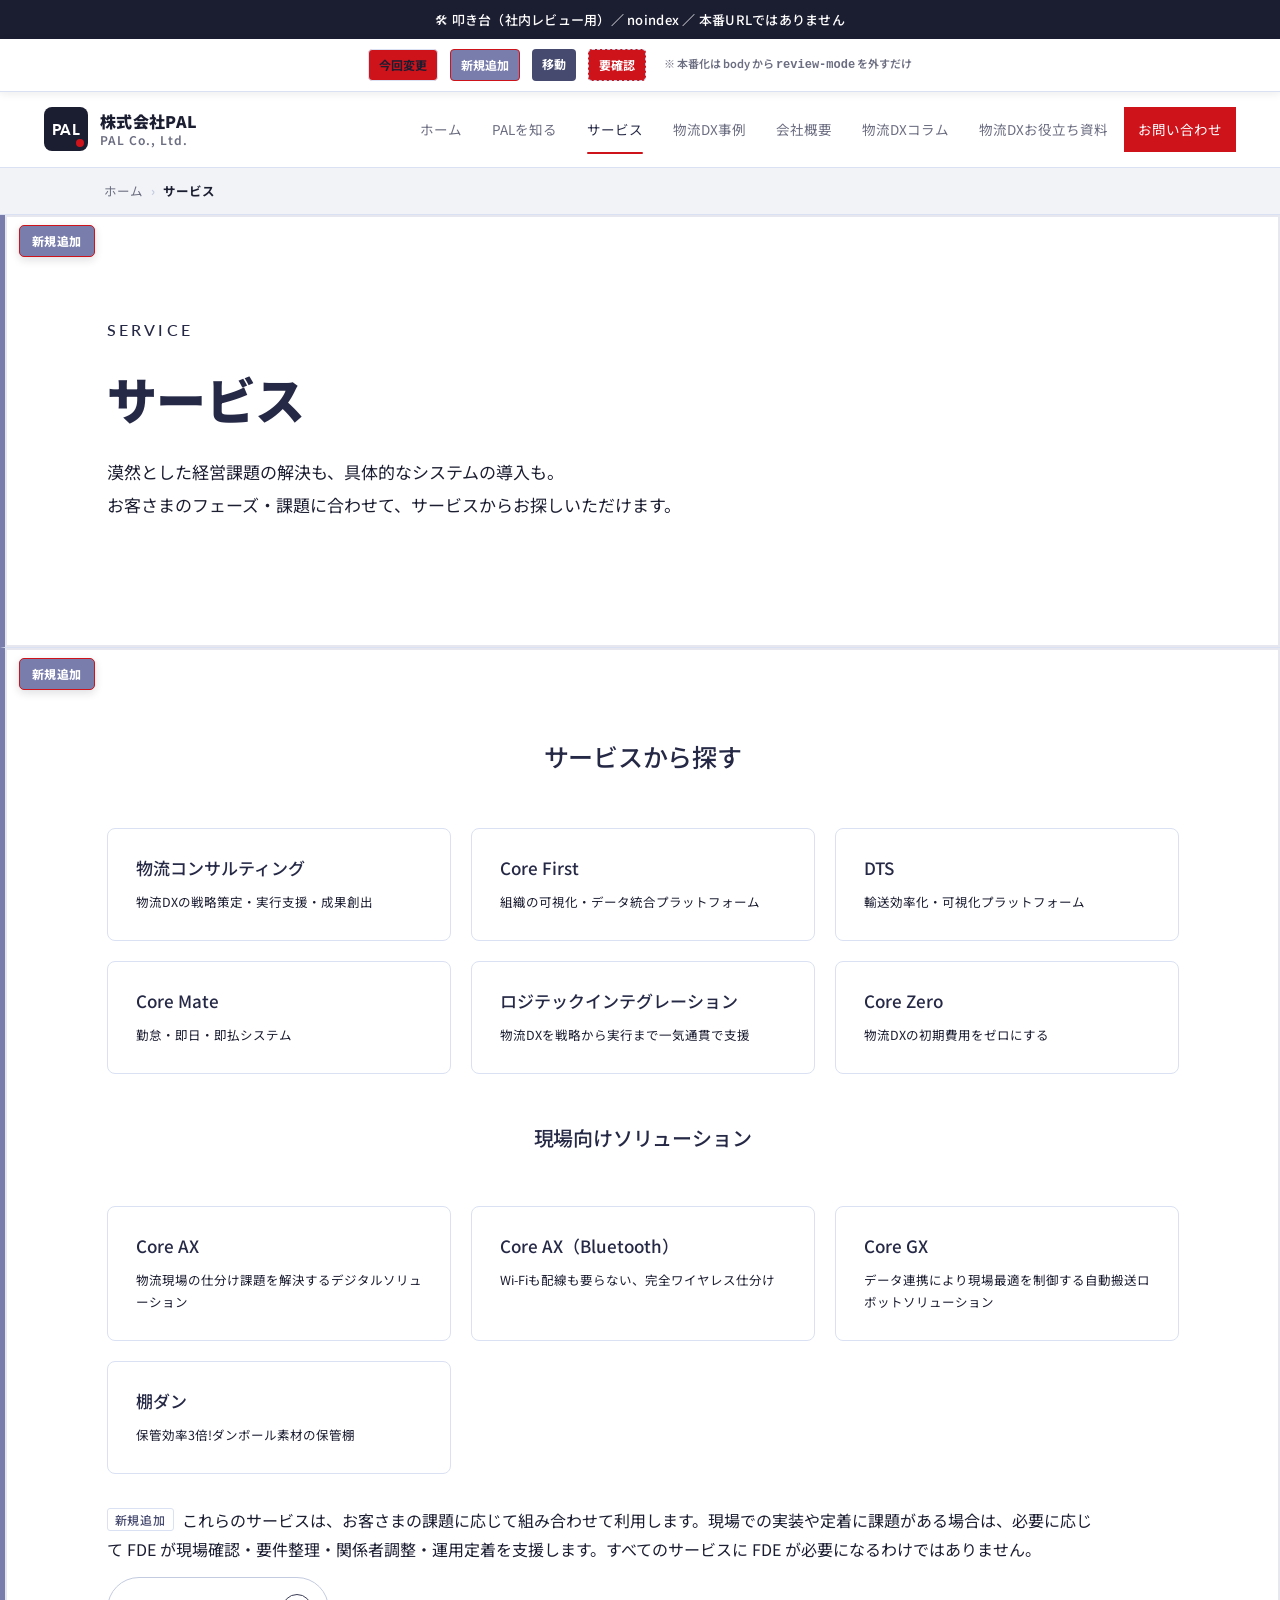
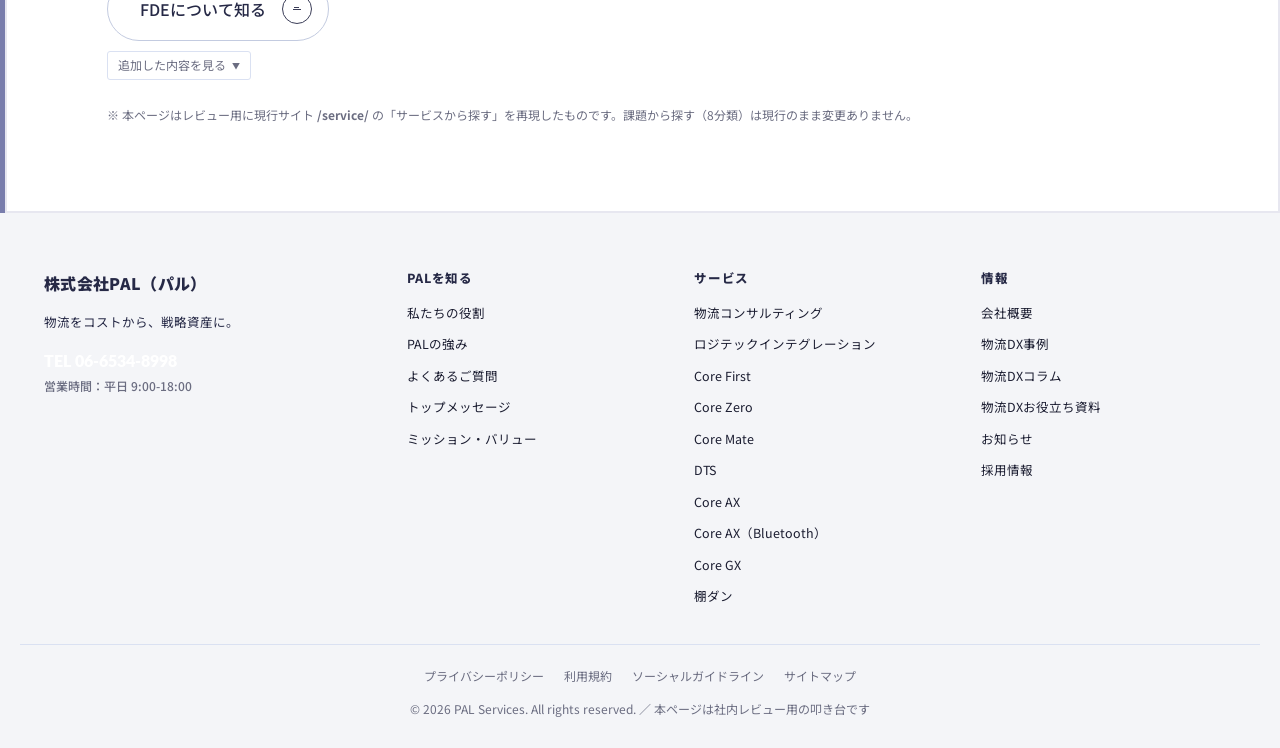
<file: pages/service.html>
<!DOCTYPE html>
<html lang="ja">
<head>
<meta charset="UTF-8">
<!-- レビュー環境では常に最新を表示する（本番化時は削除可） -->
<meta http-equiv="Cache-Control" content="no-cache, no-store, must-revalidate">
<meta http-equiv="Pragma" content="no-cache">
<meta http-equiv="Expires" content="0">
<meta name="viewport" content="width=device-width, initial-scale=1.0">
<meta name="robots" content="noindex, nofollow">
<title>【叩き台】サービス｜株式会社PAL</title>
<meta name="description" content="漠然とした経営課題の解決も、具体的なシステムの導入も。お客さまのフェーズ・課題に合わせて、サービスからお探しいただけます。">
<link rel="preconnect" href="https://fonts.googleapis.com">
<link rel="preconnect" href="https://fonts.gstatic.com" crossorigin>
<link href="https://fonts.googleapis.com/css2?family=Noto+Sans+JP:wght@400;500;600;700;800&family=Lato:wght@400;500;700&display=swap" rel="stylesheet">
<link rel="stylesheet" href="../assets/css/common.css?v=20260915z">
</head>
<body class="review-mode">

<div id="previewBanner">🛠 叩き台（社内レビュー用）／ noindex ／ 本番URLではありません</div>

<div class="review-legend" role="note" aria-label="レビュー用マーキングの凡例">
  <span class="review-legend__item review-legend__item--changed">今回変更</span>
  <span class="review-legend__item review-legend__item--added">新規追加</span>
  <span class="review-legend__item review-legend__item--moved">移動</span>
  <span class="review-legend__item review-legend__item--check">要確認</span>
  <span class="review-legend__note">※ 本番化は body から <code>review-mode</code> を外すだけ</span>
</div>

<header class="gheader">
  <div class="gheader__inner">
    <a class="gbrand" href="./home.html"><span class="gbrand__mark">PAL</span><span class="gbrand__name">株式会社PAL<small>PAL Co., Ltd.</small></span></a>
    <nav class="gnav" aria-label="グローバルナビゲーション">
      <a href="./home.html">ホーム</a>
      <div class="gnav__group"><a href="./role.html" aria-haspopup="true">PALを知る</a><div class="gnav__sub" aria-label="PALを知る"><a href="./role.html">私たちの役割</a><a href="./reason.html">PALの強み</a></div></div><!-- NAV-STRENGTH v1：PC ナビに「PALの強み」への導線がなかったため、PALを知る配下にサブメニューを追加 -->
      <a href="./service.html" class="is-current">サービス</a>
      <a href="#">物流DX事例</a>
      <a href="#">会社概要</a>
      <a href="#">物流DXコラム</a>
      <a href="#">物流DXお役立ち資料</a>
      <a href="#" class="gnav-cta">お問い合わせ</a>
    </nav>
    <button class="menu-toggle" id="menuToggle" aria-label="メニューを開く"><span></span><span></span><span></span></button>
  </div>
</header>
<nav class="mobile-nav" id="mobileNav">
  <a href="./home.html">ホーム</a>
  <a href="./role.html">私たちの役割</a>
  <a href="./reason.html">PALの強み</a>
    <a href="./service.html">サービス</a>
  <a href="#">物流DX事例</a>
  <a href="#">会社概要</a>
  <a href="#" class="gnav-cta">お問い合わせ</a>
</nav>

<nav class="breadcrumb"><div class="container"><ol>
  <li><a href="./home.html">ホーム</a></li><li class="current">サービス</li>
</ol></div></nav>

<section class="phero review-added">
  <span class="review-label review-label--added">新規追加</span>
  <div class="container phero__inner">
    <span class="phero__eyebrow">SERVICE</span>
    <h1 class="phero__title">サービス</h1>
    <p class="phero__sub">漠然とした経営課題の解決も、具体的なシステムの導入も。<br>お客さまのフェーズ・課題に合わせて、サービスからお探しいただけます。</p>
  </div>
</section>

<!-- ===== V-01：既存サービスはすべて維持し、FDE を1件だけ追加。既存カードと同じ形式・文字量 ===== -->
<section class="section review-added">
  <span class="review-label review-label--added">新規追加</span>
  <div class="container">
    <div class="section__head">
      <h2 class="section__title">サービスから探す</h2>
    </div>
    <div class="grid-3">
      <a class="card" href="https://www.pal-style.co.jp/service/logistics-consulting/"><h3 class="card__title">物流コンサルティング</h3><p class="card__body-sm">物流DXの戦略策定・実行支援・成果創出</p></a>
      <a class="card" href="https://www.pal-style.co.jp/service/core-first/"><h3 class="card__title">Core First</h3><p class="card__body-sm">組織の可視化・データ統合プラットフォーム</p></a>
      <a class="card" href="https://www.pal-style.co.jp/service/dts/"><h3 class="card__title">DTS</h3><p class="card__body-sm">輸送効率化・可視化プラットフォーム</p></a>
      <a class="card" href="https://www.pal-style.co.jp/service/mate/"><h3 class="card__title">Core Mate</h3><p class="card__body-sm">勤怠・即日・即払システム</p></a>
      <a class="card" href="https://lp.pal-style.co.jp/logitec-integration/"><h3 class="card__title">ロジテックインテグレーション</h3><p class="card__body-sm">物流DXを戦略から実行まで一気通貫で支援</p></a>
      <a class="card" href="https://www.pal-style.co.jp/service/zero/"><h3 class="card__title">Core Zero</h3><p class="card__body-sm">物流DXの初期費用をゼロにする</p></a>
      <!-- ===== FDE-REPOSITION v1：FDE をサービス一覧から撤去。「PALを知る」配下へ移設したため ===== -->
    </div>
    <div class="section__head" style="margin-top:48px">
      <h3 class="section__title" style="font-size:22px">現場向けソリューション</h3>
    </div>
    <div class="grid-3">
      <a class="card" href="https://lp.pal-style.co.jp/core-ax/"><h3 class="card__title">Core AX</h3><p class="card__body-sm">物流現場の仕分け課題を解決するデジタルソリューション</p></a>
      <a class="card" href="https://lp.pal-style.co.jp/core-ax-b/"><h3 class="card__title">Core AX（Bluetooth）</h3><p class="card__body-sm">Wi-Fiも配線も要らない、完全ワイヤレス仕分け</p></a>
      <a class="card" href="https://lp.pal-style.co.jp/core-gx/index.html"><h3 class="card__title">Core GX</h3><p class="card__body-sm">データ連携により現場最適を制御する自動搬送ロボットソリューション</p></a>
      <a class="card" href="https://www.pal-style.co.jp/hokandana"><h3 class="card__title">棚ダン</h3><p class="card__body-sm">保管効率3倍!ダンボール素材の保管棚</p></a>
    </div>
    <!-- ===== SVC-FDE v1：設計書 3.3 のサービス側FDE露出。全カードに機械的な同一文を入れず、
         一覧の補足として1箇所のみ。必須に見せない書き方にする ===== -->
    <p class="prose" style="margin-top:32px"><span class="rnew">新規追加</span>これらのサービスは、お客さまの課題に応じて組み合わせて利用します。現場での実装や定着に課題がある場合は、必要に応じて FDE が現場確認・要件整理・関係者調整・運用定着を支援します。すべてのサービスに FDE が必要になるわけではありません。</p>
    <p style="margin-top:14px"><a href="./role.html#fde" class="btn btn--ghost">FDEについて知る</a></p>
    <details class="rdiff"><summary>追加した内容を見る</summary><div class="rdiff__body"><div class="rdiff__row"><span class="rdiff__lbl">【変更前】現行サイト www.pal-style.co.jp</span><p class="rdiff__txt rdiff__txt--none">該当なし（新規追加）</p><p class="rdiff__txt rdiff__txt--none" style="margin-top:6px">※ 現行サイト /service/ にFDEの記載はありません。設計書 3.3 は各サービスページへの1行追記を想定していますが、今回は一覧ページの補足1箇所に絞っています。</p></div><div class="rdiff__row rdiff__row--after"><span class="rdiff__lbl">【変更後】</span><p class="rdiff__txt">サービス一覧の補足として、FDEとの関係を1箇所だけ追加（「必要に応じて」「すべてのサービスに必要になるわけではない」と明記）</p></div></div></details>
    <p class="note note--sm" style="margin-top:24px">※ 本ページはレビュー用に現行サイト <a href="https://www.pal-style.co.jp/service/">/service/</a> の「サービスから探す」を再現したものです。課題から探す（8分類）は現行のまま変更ありません。</p>
  </div>
</section>

<footer class="gfooter">
  <div class="gfooter__grid">
    <div>
      <p class="gfooter__brand">株式会社PAL（パル）</p>
      <p class="gfooter__desc">物流をコストから、戦略資産に。</p>
      <p class="gfooter__tel">TEL 06-6534-8998<br><small>営業時間：平日 9:00-18:00</small></p>
    </div>
    <div class="gfooter__col">
      <h4>PALを知る</h4>
      <ul><li><a href="./role.html">私たちの役割</a></li><li><a href="./reason.html">PALの強み</a></li><li><a href="#">よくあるご質問</a></li><li><a href="#">トップメッセージ</a></li><li><a href="#">ミッション・バリュー</a></li></ul>
    </div>
    <div class="gfooter__col">
      <h4>サービス</h4>
      <ul>
        <li><a href="https://www.pal-style.co.jp/service/logistics-consulting/">物流コンサルティング</a></li>
        <li><a href="https://lp.pal-style.co.jp/logitec-integration/">ロジテックインテグレーション</a></li>
        <li><a href="https://www.pal-style.co.jp/service/core-first/">Core First</a></li>
        <li><a href="https://www.pal-style.co.jp/service/zero/">Core Zero</a></li>
        <li><a href="https://www.pal-style.co.jp/service/mate/">Core Mate</a></li>
        <li><a href="https://www.pal-style.co.jp/service/dts/">DTS</a></li>
        <li><a href="https://lp.pal-style.co.jp/core-ax/">Core AX</a></li>
        <li><a href="https://lp.pal-style.co.jp/core-ax-b/">Core AX（Bluetooth）</a></li>
        <li><a href="https://lp.pal-style.co.jp/core-gx/index.html">Core GX</a></li>
        <li><a href="https://www.pal-style.co.jp/hokandana/">棚ダン</a></li>
      </ul>
    </div>
    <div class="gfooter__col">
      <h4>情報</h4>
      <ul><li><a href="#">会社概要</a></li><li><a href="#">物流DX事例</a></li><li><a href="#">物流DXコラム</a></li><li><a href="#">物流DXお役立ち資料</a></li><li><a href="#">お知らせ</a></li><li><a href="#">採用情報</a></li></ul>
    </div>
  </div>
  <div class="gfooter__bottom">
    <ul class="gfooter__legal"><li><a href="#">プライバシーポリシー</a></li><li><a href="#">利用規約</a></li><li><a href="#">ソーシャルガイドライン</a></li><li><a href="#">サイトマップ</a></li></ul>
    <p>© 2026 PAL Services. All rights reserved. ／ 本ページは社内レビュー用の叩き台です</p>
  </div>
</footer>

<script>
(function(){var b=document.getElementById('menuToggle'),n=document.getElementById('mobileNav');if(b&&n){b.addEventListener('click',function(){n.classList.toggle('open');document.body.style.overflow=n.classList.contains('open')?'hidden':'';});n.querySelectorAll('a').forEach(function(a){a.addEventListener('click',function(){n.classList.remove('open');document.body.style.overflow='';});});}})();
</script>
</body>
</html>
</file>
<file: assets/css/portal.css>
/* ================================================================
   PAL コーポレートサイト改修 社内レビュー用ポータル CSS
   ポータル UI と iframe 内ページのデザインが混ざらないよう分離
   ================================================================ */
*{box-sizing:border-box}
html,body{margin:0;padding:0;background:#F2F3F6;color:#1B1D31;font-family:"Noto Sans JP",-apple-system,BlinkMacSystemFont,"Segoe UI","Hiragino Sans",sans-serif;-webkit-font-smoothing:antialiased;overflow-x:hidden}

/* ヘッダー：濃ネイビー */
.portal-header{
  position:sticky;top:0;z-index:100;
  background:linear-gradient(135deg,#1B1D31 0%,#262946 100%);
  color:#fff;
  padding:12px 20px;
  display:grid;
  grid-template-columns:1fr auto 1fr;
  gap:16px;
  align-items:center;
  box-shadow:0 4px 12px rgba(27,29,49,.2);
}
.portal-header__brand{display:flex;align-items:center;gap:12px;justify-self:start}
.portal-header__mark{width:36px;height:36px;border-radius:8px;background:#CF131B;color:#fff;font-family:"Inter",sans-serif;font-weight:900;font-size:13px;display:flex;align-items:center;justify-content:center;letter-spacing:.02em}
.portal-header__names{display:flex;flex-direction:column;line-height:1.35}
.portal-header__title{font-size:14px;font-weight:800;color:#fff}
.portal-header__sub{font-size:11px;color:rgba(255,255,255,.6);font-weight:500}

/* タブ */
.portal-tabs{display:flex;gap:6px;justify-self:center;flex-wrap:wrap}
.portal-tab{
  background:rgba(255,255,255,.08);
  border:1px solid rgba(255,255,255,.15);
  color:rgba(255,255,255,.85);
  font-family:inherit;
  font-size:13px;
  font-weight:700;
  padding:8px 18px;
  border-radius:8px;
  cursor:pointer;
  transition:all .18s;
  white-space:nowrap;
}
.portal-tab:hover{background:rgba(255,255,255,.16);color:#fff}
.portal-tab[aria-selected="true"]{background:#CF131B;border-color:#CF131B;color:#fff;box-shadow:0 3px 10px rgba(207,19,27,.35)}
.portal-tab:focus-visible{outline:2px solid #E0838A;outline-offset:2px}

/* 右側メタ情報 */
.portal-header__meta{display:flex;gap:16px;align-items:center;justify-self:end}
.portal-current{font-size:12.5px;color:rgba(255,255,255,.75)}
.portal-current strong{color:#fff;font-weight:800;margin-left:4px}
.portal-open{background:#fff;color:#1B1D31;font-size:12px;font-weight:800;padding:7px 14px;border-radius:6px;text-decoration:none;transition:all .18s}
.portal-open:hover{background:#E0838A;color:#fff}
.portal-open:focus-visible{outline:2px solid #E0838A;outline-offset:2px}

/* 凡例バー */
.portal-legend{
  display:flex;gap:10px;flex-wrap:wrap;align-items:center;
  background:#fff;border-bottom:1px solid #DAE1F2;
  padding:8px 20px;font-size:11.5px;
}
.portal-legend__item{padding:3px 10px;border-radius:4px;font-weight:800;font-size:11px;letter-spacing:.02em}
.portal-legend__item--changed{background:#CF131B;color:#1B1D31}
.portal-legend__item--added{background:#797DAC;color:#fff}
.portal-legend__item--check{background:#CF131B;color:#fff}
.portal-legend__item--pending{background:#CF131B;color:#1B1D31;border:1px dashed #A80F16}
.portal-legend__note{color:#6B6D81;font-size:11px;margin-left:auto;line-height:1.5}
.portal-legend__note code{background:#F2F3F6;padding:1px 5px;border-radius:3px;font-size:10.5px}

/* メイン iframe */
.portal-main{background:#fff}
.preview-frame{
  display:block;
  width:100%;
  height:calc(100vh - 132px);
  border:0;
  background:#fff;
}

/* レスポンシブ */
@media (max-width:1024px){
  .portal-header{grid-template-columns:1fr;gap:10px}
  .portal-header__brand,.portal-header__meta{justify-self:stretch}
  .portal-header__meta{justify-content:space-between}
  .portal-tabs{justify-self:stretch;overflow-x:auto;-webkit-overflow-scrolling:touch;padding-bottom:2px}
  .preview-frame{height:calc(100vh - 220px)}
}
@media (max-width:640px){
  .portal-header__title{font-size:12.5px}
  .portal-header__sub{font-size:10px}
  .portal-tab{font-size:12px;padding:6px 14px}
  .portal-current{font-size:11.5px}
  .portal-legend{font-size:10.5px;padding:6px 12px}
  .portal-legend__note{width:100%;margin-left:0;margin-top:4px}
  .preview-frame{height:calc(100vh - 240px)}
}
</file>
<file: assets/css/common.css>
/* ============================================================
   PAL Corporate Site — Common CSS (v1 preview)
   デザイントークンは現行 pal-style.co.jp の基調（ネイビー+PAL赤+白）を踏襲
   ============================================================ */
:root{
  --navy:#1B1D31; --navy-2:#262946; --navy-3:#262946;
  --text:#1B1D31; --text-mute:#6B6D81; --text-sub:#464A6F; --heading:#1B1D31;
  --bg:#FFFFFF; --bg-soft:#F2F3F6; --bg-blue:#F4F5F8; --bg-mist:#F2F3F6;
  --border:#DAE1F2; --border-blue:#DAE1F2; --border-dark:#C3CBE0;
  --red:#CF131B; --red-dark:#A80F16; --red-soft:#FBE7E8;
  --cool:#797DAC; --cool-2:#464A6F;
  --mint:#797DAC; --mint-soft:#EDEEF5;
  --shadow-sm:0 2px 6px rgba(27,29,49,.05);
  --shadow-md:0 6px 18px rgba(27,29,49,.08);
  --shadow-lg:0 12px 32px rgba(27,29,49,.12);
  --shadow-cta:0 8px 24px rgba(207,19,27,.28);
  --font-jp:"Noto Sans JP",-apple-system,BlinkMacSystemFont,"Segoe UI","Hiragino Sans",sans-serif;
  --font-en:"Inter","Noto Sans JP",sans-serif;
}
*{box-sizing:border-box}
html,body{margin:0;padding:0;font-family:var(--font-jp);color:var(--text);line-height:1.85;font-size:16px;background:var(--bg);-webkit-font-smoothing:antialiased;scroll-behavior:smooth}
img,svg{max-width:100%;display:block}
a{color:inherit;text-decoration:none}
h1,h2,h3,h4,h5,h6{margin:0;line-height:1.4;color:var(--heading);font-weight:800}
p{margin:0}
ul,ol{margin:0;padding:0;list-style:none}

#previewBanner{position:sticky;top:0;z-index:9999;background:linear-gradient(90deg,#1B1D31,#262946);color:#fff;text-align:center;font-weight:800;padding:8px 14px;font-size:13px;letter-spacing:.04em}

/* Global header */
.gheader{position:sticky;top:34px;z-index:9000;background:#fff;border-bottom:1px solid var(--border);height:76px;display:flex;align-items:center}
.gheader__inner{max-width:1240px;margin:0 auto;padding:0 24px;display:flex;align-items:center;justify-content:space-between;gap:16px;width:100%}
.gbrand{display:flex;align-items:center;gap:12px;color:var(--navy);text-decoration:none}
.gbrand__mark{width:44px;height:44px;background:var(--navy);color:#fff;border-radius:8px;display:inline-flex;align-items:center;justify-content:center;font-family:var(--font-en);font-weight:900;font-size:15px;letter-spacing:.02em;flex-shrink:0}
.gbrand__mark::after{content:"";display:block;position:absolute;width:8px;height:8px;background:var(--red);border-radius:50%;transform:translate(14px,14px)}
.gbrand__mark{position:relative;overflow:visible}
.gbrand__name{font-weight:900;font-size:16px;color:var(--navy);letter-spacing:.02em;line-height:1.2}
.gbrand__name small{display:block;font-size:10.5px;color:var(--text-mute);font-weight:600;letter-spacing:.08em;margin-top:2px}
.gnav{display:flex;align-items:center;gap:2px}
.gnav>a,.gnav>.gnav__group>a{padding:10px 14px;font-size:13.5px;font-weight:700;color:var(--navy);border-radius:6px;transition:all .2s;white-space:nowrap;display:inline-block}
.gnav>a:hover,.gnav>.gnav__group>a:hover{background:var(--bg-soft);color:var(--red)}
.gnav>a.is-current{color:var(--red);position:relative}
.gnav>a.is-current::after{content:"";position:absolute;bottom:-2px;left:14px;right:14px;height:2px;background:var(--red);border-radius:2px}
.gnav-cta{display:inline-flex;align-items:center;gap:6px;padding:11px 20px;background:var(--red);color:#fff!important;border-radius:6px;font-weight:800;font-size:13.5px;box-shadow:var(--shadow-cta);transition:all .25s}
.gnav-cta:hover{background:var(--red-dark);transform:translateY(-1px)}
.menu-toggle{display:none;background:none;border:0;width:40px;height:40px;flex-direction:column;justify-content:center;gap:5px;cursor:pointer}
.menu-toggle span{display:block;width:24px;height:2px;background:var(--navy);border-radius:2px}
.mobile-nav{display:none;position:fixed;top:0;left:0;right:0;bottom:0;background:rgba(27,29,49,.98);z-index:9998;padding:96px 24px 24px;overflow-y:auto}
.mobile-nav.open{display:block}
.mobile-nav a{display:block;padding:16px 8px;color:#fff;font-weight:700;border-bottom:1px solid rgba(255,255,255,.1);font-size:16px}
.mobile-nav .gnav-cta{margin-top:24px;width:100%;justify-content:center}

/* Common containers */
.container{max-width:1120px;margin:0 auto;padding:0 24px}
.container--wide{max-width:1240px}
.container--narrow{max-width:920px}
.section{padding:88px 0}
.section--sm{padding:56px 0}
.section--soft{background:var(--bg-soft)}
.section--blue{background:var(--bg-blue)}
.section--mist{background:var(--bg-mist)}
.section--navy{background:linear-gradient(180deg,var(--navy) 0%,var(--navy-2) 100%);color:#DAE1F2}
.section--navy h1,.section--navy h2,.section--navy h3,.section--navy h4{color:#fff}
.section__eyebrow{display:inline-block;font-family:var(--font-en);font-size:12px;font-weight:800;letter-spacing:.14em;color:var(--red);background:#FBE7E8;border:1px solid #DAE1F2;padding:5px 14px;border-radius:999px;margin-bottom:16px}
.section--navy .section__eyebrow{color:#E0838A;background:rgba(224,131,138,.08);border-color:rgba(224,131,138,.4)}
.section__title{font-size:clamp(24px,3.4vw,38px);margin:0 0 18px;letter-spacing:-.01em}
.section__lead{color:var(--text);font-size:15.5px;line-height:1.95;max-width:840px;margin:0 auto 32px}
.section--navy .section__lead{color:#C3CBE0}
.section__head{text-align:center;margin-bottom:52px;max-width:900px;margin-left:auto;margin-right:auto}

/* Breadcrumb */
.breadcrumb{background:var(--bg-soft);border-bottom:1px solid var(--border);padding:12px 0;font-size:12.5px;color:var(--text-mute)}
.breadcrumb ol{display:flex;flex-wrap:wrap;gap:8px;align-items:center}
.breadcrumb a{color:var(--text-mute)}
.breadcrumb a:hover{color:var(--red);text-decoration:underline}
.breadcrumb li+li::before{content:"›";margin-right:8px;color:var(--border-dark)}
.breadcrumb .current{color:var(--navy);font-weight:700}

/* Page hero */
.phero{background:linear-gradient(160deg,var(--navy) 0%,#262946 60%,var(--navy-3) 100%);color:#fff;padding:100px 0 96px;position:relative;overflow:hidden}
.phero::before{content:"";position:absolute;top:-100px;right:-80px;width:520px;height:520px;background:radial-gradient(circle,rgba(255,255,255,.14),transparent 65%);pointer-events:none}
.phero::after{content:"";position:absolute;bottom:-120px;left:-100px;width:420px;height:420px;background:radial-gradient(circle,rgba(207,19,27,.10),transparent 65%);pointer-events:none}
.phero__inner{position:relative;z-index:1}
.phero__eyebrow{display:inline-block;padding:6px 16px;background:rgba(255,255,255,.14);border:1px solid rgba(255,255,255,.4);border-radius:999px;font-size:12px;font-weight:800;letter-spacing:.1em;color:#A8ACD0;margin-bottom:22px}
.phero__title{color:#fff;font-size:clamp(30px,4.4vw,50px);line-height:1.35;letter-spacing:-.01em;margin:0 0 22px;font-weight:900}
.phero__title em{color:#A8ACD0;font-style:normal}
.phero__sub{color:#DAE1F2;font-size:17px;line-height:1.95;margin:0 0 30px;max-width:820px}
.phero__cta{display:flex;flex-wrap:wrap;gap:12px}

/* Buttons */
.btn{display:inline-flex;align-items:center;justify-content:center;gap:8px;padding:14px 26px;border-radius:8px;font-weight:800;text-decoration:none;transition:all .25s ease;font-size:14.5px;line-height:1;white-space:nowrap;cursor:pointer;border:0}
.btn--red{background:var(--red);color:#fff!important;box-shadow:var(--shadow-cta)}
.btn--red:hover{background:var(--red-dark);transform:translateY(-1px);box-shadow:0 12px 30px rgba(207,19,27,.42)}
.btn--ghost{background:transparent;color:var(--navy);border:1.5px solid var(--border-blue)}
.btn--ghost:hover{background:var(--bg-blue);border-color:var(--navy)}
.btn--ghost-light{background:rgba(255,255,255,.06);color:#fff!important;border:1.5px solid rgba(255,255,255,.3)}
.btn--ghost-light:hover{background:rgba(255,255,255,.14);border-color:rgba(255,255,255,.6)}
.btn--lg{padding:16px 32px;font-size:15.5px}
.btn::after{content:"→";font-family:var(--font-en);margin-left:4px;transition:transform .2s}
.btn:hover::after{transform:translateX(3px)}

/* Cards */
.card{background:#fff;border:1px solid var(--border);border-radius:14px;padding:26px 28px;box-shadow:var(--shadow-sm);transition:all .25s}
.card:hover{transform:translateY(-2px);box-shadow:var(--shadow-md)}
.card__eyebrow{display:inline-block;font-family:var(--font-en);font-size:11px;font-weight:800;color:var(--red);letter-spacing:.1em;background:#FBE7E8;padding:3px 10px;border-radius:999px;margin-bottom:12px}
.card__title{font-size:17px;font-weight:800;color:var(--navy);margin:0 0 10px;line-height:1.55}
.card__body{font-size:14px;color:var(--text);line-height:1.9;margin:0}
.card__link{display:inline-flex;align-items:center;gap:4px;margin-top:14px;color:var(--red);font-size:13.5px;font-weight:800}
.card__link::after{content:"→";transition:transform .2s}
.card__link:hover::after{transform:translateX(3px)}

/* Grids */
.grid-2{display:grid;grid-template-columns:repeat(2,1fr);gap:20px}
.grid-3{display:grid;grid-template-columns:repeat(3,1fr);gap:20px}
.grid-4{display:grid;grid-template-columns:repeat(4,1fr);gap:16px}

/* Mid CTA */
.mid-cta{background:linear-gradient(90deg,var(--navy),var(--navy-2));color:#fff;padding:56px 0;text-align:center}
.mid-cta h3{color:#fff;font-size:22px;margin:0 0 12px;font-weight:800;line-height:1.5}
.mid-cta p{color:#C3CBE0;font-size:15px;margin:0 0 26px}

/* Final CTA */
.final-cta{background:linear-gradient(160deg,#0F1120,var(--navy-3));color:#fff;padding:96px 0;text-align:center}
.final-cta h2{color:#fff;font-size:clamp(24px,3.2vw,34px);margin:0 0 18px;line-height:1.55}
.final-cta__body{color:#C3CBE0;font-size:15.5px;line-height:1.95;max-width:720px;margin:0 auto 32px}

/* Footer */
.gfooter{background:#0F1120;color:#797DAC;padding:56px 0 28px;font-size:13px}
.gfooter__grid{display:grid;grid-template-columns:1.3fr 1fr 1fr 1fr;gap:32px;max-width:1240px;margin:0 auto;padding:0 24px}
.gfooter__brand{color:#fff;font-weight:900;font-size:16px;letter-spacing:.02em;margin-bottom:12px}
.gfooter__desc{font-size:12.5px;line-height:1.85;color:#797DAC;margin-bottom:16px}
.gfooter__col h4{color:#fff;font-size:12.5px;font-weight:800;letter-spacing:.06em;margin:0 0 14px}
.gfooter__col ul{display:grid;gap:8px}
.gfooter__col a{color:#C3CBE0;font-size:12.5px;transition:color .2s}
.gfooter__col a:hover{color:#A8ACD0;text-decoration:underline}
.gfooter__bottom{max-width:1240px;margin:36px auto 0;padding:20px 24px 0;border-top:1px solid rgba(255,255,255,.1);text-align:center;color:#6B6D81;font-size:11.5px}

/* Enabler diagram (shared) */
.enabler{background:#fff;border:1px solid var(--border);border-radius:16px;padding:36px 32px;box-shadow:var(--shadow-md);max-width:960px;margin:0 auto}
.enabler__center{background:linear-gradient(135deg,var(--navy),var(--navy-2));color:#fff;border-radius:12px;padding:20px 26px;text-align:center;max-width:340px;margin:0 auto 24px;box-shadow:var(--shadow-lg);position:relative}
.enabler__center small{display:block;font-family:var(--font-en);font-size:11px;font-weight:800;color:#A8ACD0;letter-spacing:.14em;margin-bottom:4px}
.enabler__center strong{font-size:19px;font-weight:900;color:#fff}
.enabler__spokes{display:grid;grid-template-columns:repeat(4,1fr);gap:12px}
.enabler__spoke{background:var(--bg-soft);border:1px solid var(--border);border-left:3px solid var(--red);border-radius:10px;padding:14px 14px;text-align:center}
.enabler__spoke-icon{font-size:22px;line-height:1;margin-bottom:6px}
.enabler__spoke-label{font-size:13px;font-weight:800;color:var(--navy);line-height:1.4}
.enabler__note{margin-top:20px;padding:14px 18px;background:var(--bg-blue);border-left:3px solid var(--cool-2);border-radius:6px;font-size:12.5px;color:var(--navy);line-height:1.75}

/* Responsive */
@media (max-width:1024px){
  .gnav>a,.gnav>.gnav__group>a{padding:8px 8px;font-size:12.5px}
  .gnav-cta{padding:9px 14px;font-size:12.5px}
  .grid-3,.grid-4{grid-template-columns:repeat(2,1fr)}
  .gfooter__grid{grid-template-columns:1fr 1fr;gap:24px}
  .enabler__spokes{grid-template-columns:repeat(2,1fr)}
}
@media (max-width:768px){
  .section{padding:64px 0}
  .gnav,.gnav-cta{display:none}
  .menu-toggle{display:flex}
  .grid-2,.grid-3,.grid-4{grid-template-columns:1fr}
  .phero{padding:64px 0 72px}
  .phero__cta{flex-direction:column;align-items:stretch}
  .phero__cta .btn{width:100%}
  .final-cta{padding:64px 0}
  .enabler{padding:24px 20px}
  .gfooter__grid{grid-template-columns:1fr}
}
@media (max-width:480px){
  .container,.container--wide{padding:0 16px}
  .gbrand__name{font-size:14px}
  .gbrand__name small{display:none}
}

/* ============================================================
   ===== v1.1 追加：現行コーポサイト踏襲用クラス START =====
   目的：現行 pal-style.co.jp のセクションを叩き台で再現するための追加クラス
   既存クラスは後勝ちで上書きしない（新規クラスのみ追加）
   ============================================================ */
.phero--home{background:linear-gradient(135deg,#1B1D31 0%,#262946 60%,#262946 100%);color:#fff;padding:96px 0 80px}
.phero--home .phero__title{color:#fff;font-size:44px;line-height:1.45;font-weight:800;margin:0 0 24px}
.phero--home .phero__sub{color:rgba(255,255,255,.88);font-size:15.5px;line-height:2;max-width:760px;margin:0 0 32px}
.phero--home .phero__sub strong{color:#fff;border-bottom:2px solid var(--red);padding-bottom:2px;font-weight:700}
.phero--home .phero__sub-note{display:inline-block;margin-top:10px;font-size:13px;color:rgba(255,255,255,.65);font-weight:400;line-height:1.8}
.phero__ctas{display:flex;gap:12px;flex-wrap:wrap}
.cat-title{font-size:15px;font-weight:800;color:var(--navy);margin:32px 0 16px;padding-left:12px;border-left:4px solid var(--red);letter-spacing:.04em}
.info-band{background:#FBE7E8;border:1px solid var(--red-soft);border-radius:12px;padding:24px 28px;display:flex;gap:24px;align-items:center;flex-wrap:wrap;justify-content:space-between}
.info-band__eyebrow{font-family:var(--font-en);font-size:11px;font-weight:800;color:var(--red);letter-spacing:.1em;margin:0 0 6px}
.info-band__title{font-size:16px;font-weight:800;color:var(--navy);margin:0}
.info-band__links{display:flex;gap:20px;flex-wrap:wrap}
.info-band__links a{color:var(--red);font-size:13px;font-weight:700;text-decoration:none}
.info-band__links a:hover{text-decoration:underline}
.card__eyebrow{font-family:var(--font-en);font-size:10.5px;font-weight:800;color:var(--red);letter-spacing:.1em;margin:0 0 8px}
.card__body-sm{font-size:12.5px;color:var(--text);line-height:1.85;margin:8px 0 0}
.card__meta{font-size:12px;color:var(--text-mute);font-weight:600;margin:0 0 8px}
.card__tags{font-size:11.5px;color:var(--text-mute);margin:12px 0 0;line-height:1.7}
.card__badge{position:absolute;top:-10px;right:14px;background:var(--red);color:#fff;font-family:var(--font-en);font-size:10.5px;font-weight:900;padding:3px 10px;border-radius:4px;letter-spacing:.08em}
.card--filled{background:#F2F3F6;border:1px solid var(--border);border-radius:14px;padding:26px 28px;position:relative}
.card--filled .card__title{font-size:19px;font-weight:800;color:var(--navy);margin:0 0 10px}
.card--case,.card--col{position:relative}
.card--new{position:relative;border:2px solid var(--red-soft)}
.section__cta-wrap{text-align:center;margin-top:32px}
.dl-band{background:linear-gradient(135deg,#F2F3F6 0%,#F4F5F8 100%);border:1px solid var(--border);border-radius:14px;padding:32px 36px;display:flex;justify-content:space-between;align-items:center;gap:24px;flex-wrap:wrap}
.dl-band__title{font-size:17px;font-weight:800;color:var(--navy);margin:0}
.dl-band__ctas{display:flex;gap:12px;flex-wrap:wrap}
.news-list{list-style:none;padding:0;margin:0;border-top:1px solid var(--border)}
.news-list li{padding:20px 12px;border-bottom:1px solid var(--border);display:flex;gap:20px;align-items:baseline;color:var(--text);font-size:14px}
.news-list__date{font-family:var(--font-en);font-size:12.5px;font-weight:700;color:var(--text-mute);min-width:80px}
.recruit-band{background:linear-gradient(135deg,#1B1D31 0%,#262946 100%);color:#fff;border-radius:16px;padding:48px 40px;text-align:center}
.recruit-band__eyebrow{font-family:var(--font-en);font-size:12px;font-weight:800;color:#E0838A;letter-spacing:.12em;margin:0 0 10px}
.recruit-band__title{font-size:20px;font-weight:800;color:#fff;margin:0 0 24px;line-height:1.7}
.stat-list{list-style:none;padding:0;margin:0;display:grid;grid-template-columns:repeat(4,1fr);gap:20px;text-align:center}
.stat-list li{background:#fff;border:1px solid var(--border);border-radius:12px;padding:28px 20px}
.stat-list__num{display:block;font-family:var(--font-en);font-size:44px;font-weight:900;color:var(--red);line-height:1;margin-bottom:8px}
.stat-list__num small{font-size:18px;font-weight:800;margin-left:2px}
.stat-list__lbl{display:block;font-size:12.5px;color:var(--text);font-weight:600;line-height:1.6}
.cta-block{background:#fff;border:1px solid var(--border);border-radius:16px;padding:36px 32px;box-shadow:var(--shadow-sm)}
.cta-block--contact{background:linear-gradient(135deg,#FBE7E8 0%,#fff 100%);border-color:var(--red-soft)}
.cta-block--dl{background:linear-gradient(135deg,#F4F5F8 0%,#fff 100%);border-color:var(--border-blue)}
.cta-block__eyebrow{font-family:var(--font-en);font-size:11px;font-weight:800;color:var(--red);letter-spacing:.12em;margin:0 0 8px}
.cta-block__title{font-size:22px;font-weight:800;color:var(--navy);margin:0 0 12px}
.cta-block__body{font-size:13.5px;color:var(--text);line-height:1.85;margin:0 0 16px}
.cta-block__list{padding-left:20px;margin:0 0 20px;font-size:13px;color:var(--text);line-height:1.9}
.gfooter__legal{list-style:none;padding:0;margin:0 0 12px;display:flex;flex-wrap:wrap;gap:20px;justify-content:center}
.gfooter__legal a{color:rgba(255,255,255,.7);font-size:11.5px;text-decoration:none}
.gfooter__legal a:hover{color:#fff;text-decoration:underline}
.gfooter__tel{color:#fff;font-family:var(--font-en);font-size:16px;font-weight:800;margin:12px 0 0;line-height:1.5}
.gfooter__tel small{font-family:var(--font-jp);font-size:11px;font-weight:500;color:rgba(255,255,255,.6)}
/* 現行寄せ：シンプル図解 */
.simple-diagram{background:#F2F3F6;border:1px solid var(--border);border-radius:14px;padding:32px;margin:32px 0}
.simple-diagram__step{background:#fff;border:1px solid var(--border);border-radius:10px;padding:16px 20px;margin-bottom:12px;position:relative;padding-left:56px}
.simple-diagram__step::before{content:attr(data-num);position:absolute;left:16px;top:50%;transform:translateY(-50%);width:28px;height:28px;border-radius:50%;background:var(--red);color:#fff;font-family:var(--font-en);font-weight:800;font-size:13px;display:flex;align-items:center;justify-content:center}
.simple-diagram__step h4{font-size:14px;font-weight:800;color:var(--navy);margin:0 0 4px}
.simple-diagram__step p{font-size:12.5px;color:var(--text);margin:0;line-height:1.7}
.role-hierarchy{display:grid;grid-template-columns:1fr;gap:12px;margin:24px 0}
.role-hierarchy__row{background:#fff;border:1px solid var(--border);border-radius:10px;padding:18px 22px;display:grid;grid-template-columns:120px 1fr;gap:20px;align-items:center}
.role-hierarchy__label{font-family:var(--font-en);font-size:11px;font-weight:800;color:var(--red);letter-spacing:.1em;background:#FBE7E8;padding:4px 10px;border-radius:4px;text-align:center}
.role-hierarchy__body h4{font-size:15px;font-weight:800;color:var(--navy);margin:0 0 4px}
.role-hierarchy__body p{font-size:12.5px;color:var(--text);margin:0;line-height:1.7}
@media (max-width:768px){
  .phero--home{padding:64px 0 56px}
  .phero--home .phero__title{font-size:30px}
  .stat-list{grid-template-columns:repeat(2,1fr)}
  .role-hierarchy__row{grid-template-columns:1fr;text-align:left}
  .role-hierarchy__label{justify-self:start}
  .dl-band{flex-direction:column;align-items:flex-start}
  .info-band{flex-direction:column;align-items:flex-start}
}
/* ===== v1.1 追加 END ===== */

/* ============================================================
   ===== v1.2 レビュー用マーキング START =====
   目的：<body class="review-mode"> の時だけ、変更箇所を色付き表示
   本番化：body から review-mode を外すだけでマーキングを非表示化
   凡例：黄=今回変更／青=新規追加／赤=要確認
   ============================================================ */

/* 上部固定の凡例（review-mode 時のみ表示） */
.review-legend{display:none}
body.review-mode .review-legend{
  position:sticky;top:0;z-index:9999;display:flex;justify-content:center;
  gap:12px;padding:10px 16px;background:#ffffff;
  border-bottom:1px solid #DAE1F2;box-shadow:0 2px 8px rgba(27,29,49,.08);
  flex-wrap:wrap;
}
body.review-mode .review-legend__item{
  padding:4px 10px;border-radius:4px;font-size:12px;font-weight:700;
}
body.review-mode .review-legend__item--changed{background:#CF131B;color:#1B1D31}
body.review-mode .review-legend__item--added{background:#797DAC;color:#fff}
body.review-mode .review-legend__item--check{background:#CF131B;color:#fff}
body.review-mode .review-legend__note{
  font-size:11px;color:#6B6D81;font-weight:600;align-self:center;margin-left:6px
}

/* ==========================================================
   セクションマーカー（v1.2.1：背景色を塗らず、左線+ラベル+inset shadow のみ）
   元の背景・グラデ・文字色・透明度・アニメ状態を絶対に壊さない
   ========================================================== */
.review-changed,.review-added,.review-check{position:relative}

/* 元の見た目を保護：opacity/filter/mix-blend-mode/visibility を強制正常化 */
body.review-mode .review-changed,
body.review-mode .review-added,
body.review-mode .review-check{
  opacity:1 !important;filter:none !important;
  mix-blend-mode:normal !important;visibility:visible !important;
}

/* 左バー + 内側の細アウトラインだけで示す（背景は元のまま） */
body.review-mode .review-changed{
  border-left:5px solid #CF131B;
  box-shadow:inset 0 0 0 2px rgba(207,19,27,.22);
}
body.review-mode .review-added{
  border-left:5px solid #797DAC;
  box-shadow:inset 0 0 0 2px rgba(121,125,172,.18);
}
body.review-mode .review-check{
  border-left:5px solid #CF131B;
  box-shadow:inset 0 0 0 2px rgba(207,19,27,.18);
}

/* セクション内の子要素も、フェードイン等の初期状態を強制解除
   （opacity/filter/transform/visibility のみ。color/background は触らない） */
body.review-mode .review-changed *,
body.review-mode .review-added *,
body.review-mode .review-check *{
  opacity:1 !important;visibility:visible !important;filter:none !important;
}
/* transform:none は個別に外す（レイアウト崩れ防止で全要素には掛けない）*/
body.review-mode .fade-in,
body.review-mode .fade-up,
body.review-mode .reveal,
body.review-mode .js-fade,
body.review-mode .js-scroll-animation,
body.review-mode [data-animate]{
  opacity:1 !important;visibility:visible !important;
  transform:none !important;filter:none !important;
}

/* ラベル（review-mode 時のみ表示、絶対配置） */
.review-label{display:none}
body.review-mode .review-label{
  position:absolute;top:10px;left:14px;z-index:100;
  display:inline-flex;align-items:center;min-height:32px;
  padding:6px 12px;border-radius:5px;
  background:#CF131B;color:#1B1D31;
  font-size:12px;line-height:1;font-weight:800;letter-spacing:.04em;
  box-shadow:0 3px 8px rgba(27,29,49,.14);
}
body.review-mode .review-label--added{background:#797DAC;color:#fff}
body.review-mode .review-label--check{background:#CF131B;color:#fff}

/* インライン要確認バッジ（review-mode 時のみ表示、独立配置） */
.review-inline-check{display:none}
body.review-mode .review-inline-check{
  display:inline-flex;margin-top:10px;padding:4px 8px;
  border:1px solid #CF131B;border-radius:4px;background:#fff;
  color:#CF131B;font-size:11px;font-weight:800;
}

/* ===== v1.2 レビュー用マーキング END ===== */

/* ============================================================
   ===== FINAL-COPY v1 START =====
   確定原稿の追加段落用。既存ルールは書き換えず末尾に追記。
   ============================================================ */
.prose{font-size:15.5px;line-height:2.05;color:var(--text);margin:0 0 14px;max-width:62em}
.prose:last-child{margin-bottom:0}
.note{font-size:13px;color:var(--text-mute);line-height:1.9;margin:0}
.note--sm{font-size:12.5px}
.note a{color:var(--red);font-weight:700}
/* ===== FINAL-COPY v1 END ===== */

/* =========================================================
   ===== CORPORATE COLOR ALIGNMENT START =====
   現行コーポレートサイト（www.pal-style.co.jp）の実測値へ配色を合わせる。
   既存ルールは書き換えず、末尾でトークンと主要パーツを後勝ち上書きする。

   実測した現行サイトの値
     本文・地の文字      #1B1D31
     見出し・英字ラベル  #262946（weight 500 / 英字ラベルは letter-spacing .2em）
     ナビ・補助文字      #6B6D81
     アクセント（CTA）   #CF131B  ボタンは pill（radius 9999px）・シャドウなし
     淡いネイビー        #797DAC ／ #464A6F
     ボーダー            #DAE1F2
     薄い背景            #F2F3F6 ／ フッター #F4F5F8
     フォント            Noto Sans JP / 本文16px / line-height 1.8
   ========================================================= */
:root{
  /* Brand */
  --navy:#1B1D31; --navy-2:#262946; --navy-3:#464A6F;
  --heading:#262946; --text:#1B1D31; --text-sub:#464A6F; --text-mute:#6B6D81;
  --red:#CF131B; --red-dark:#A80F16; --red-soft:#FBE7E8;

  /* Surfaces */
  --bg:#FFFFFF; --bg-soft:#F2F3F6; --bg-blue:#F4F5F8; --bg-mist:#F2F3F6;
  --border:#DAE1F2; --border-blue:#DAE1F2; --border-dark:#C3CBE0;

  /* 現行サイトに存在しない水色・緑をネイビー系へ寄せる */
  --cool:#797DAC; --cool-2:#464A6F;
  --mint:#797DAC; --mint-soft:#EDEEF5;

  /* 影は現行サイトに合わせて最小限（現行のカード・ボタンは影なし） */
  --shadow-sm:0 1px 2px rgba(27,29,49,.05);
  --shadow-md:0 2px 8px rgba(27,29,49,.06);
  --shadow-lg:0 6px 20px rgba(27,29,49,.08);
  --shadow-cta:none;
}

/* 見出し：現行サイトは h1=700 / h2以下=500 */
h1{font-weight:700}
h2,h3,h4,h5,h6{font-weight:500}

/* 英字ラベル：現行の SOLUTION / APPROACH と同じ扱い（ネイビー・細字・広めの字間） */
.section__eyebrow,.phero__eyebrow{
  color:var(--heading);font-weight:400;letter-spacing:.2em;
  background:transparent;border:0;padding:0;
}

/* ボタン：pill・影なし・hover は色替えのみ */
.btn{border-radius:9999px;font-weight:500;padding:15px 30px}
.btn--red{background:var(--red);color:#fff!important;box-shadow:none}
.btn--red:hover{background:var(--red-dark);transform:none;box-shadow:none}
.btn--ghost{border:1px solid var(--border-dark);color:var(--heading);background:transparent;box-shadow:none}
.btn--ghost:hover{background:var(--bg-soft);border-color:var(--navy-3);transform:none;box-shadow:none}

/* カード：角丸を抑え、影を外し、境界線で見せる現行トーンへ */
.card{border-radius:8px;border:1px solid var(--border);box-shadow:none}
.card:hover{transform:none;box-shadow:none;border-color:var(--navy-3)}
.card--filled{background:var(--bg-soft)}
.card__title{font-weight:500;color:var(--heading)}
.card__eyebrow{background:transparent;color:var(--red);font-weight:500;letter-spacing:.14em;padding:0;border-radius:0}

/* ヘッダー：白背景・境界線なし・ナビはグレー文字・CTA は pill の赤 */
.gheader{background:#fff;backdrop-filter:none;border-bottom:1px solid var(--border)}
.gheader__inner{height:78px}
.gnav>a,.gnav>.gnav__group>a{color:var(--text-mute);font-weight:400;border-radius:0}
.gnav>a:hover,.gnav>.gnav__group>a:hover{background:transparent;color:var(--heading)}
.gnav>a.is-current{color:var(--heading)}
.gnav-cta{background:var(--red);color:#fff!important;border-radius:9999px;font-weight:500;box-shadow:none}
.gnav-cta:hover{background:var(--red-dark);box-shadow:none}

/* パンくず・注釈 */
.breadcrumb{color:var(--text-mute)}
.note,.note--sm{color:var(--text-mute)}

/* フッター：現行サイトは濃色ではなく薄いグレー地に濃紺文字 */
.gfooter{background:var(--bg-blue);color:var(--text)}
.gfooter a{color:var(--text)}
.gfooter a:hover{color:var(--red)}
.gfooter__brand,.gfooter__desc,.gfooter h4{color:var(--heading)}
.gfooter__bottom{color:var(--text-mute);border-top-color:var(--border)}
.gfooter__legal a{color:var(--text-mute)}
.gfooter__tel small{color:var(--text-mute)}

/* 本文の行間を現行（1.8）に合わせる */
body{line-height:1.8;color:var(--text)}
.prose{color:var(--text)}
/* ===== CORPORATE COLOR ALIGNMENT END ===== */

/* =========================================================
   ===== REVIEW DIFF UI START =====
   レビュー環境専用。body.review-mode のときだけ表示する。
   本番化時は body から review-mode を外すだけで、
   変更前文章・NEWラベル・差分アコーディオンがすべて非表示になる。
   HTML本文を削除する必要はない。
   ========================================================= */
.rdiff,.rnew{display:none}
body.review-mode .rdiff{display:block}
/* ===== HIDDEN-ATTR v1：HTML の hidden 属性を全要素で強制優先（rdiff/dxm/prose 等の非表示化を確実に） ===== */
[hidden]{display:none!important}
body.review-mode .rnew{display:inline-block}

/* 新規追加ラベル */
.rnew{
  font-size:11px;font-weight:500;letter-spacing:.08em;line-height:1.6;
  color:var(--navy-3);background:#fff;border:1px solid var(--border);
  border-radius:3px;padding:1px 7px;margin-right:8px;vertical-align:2px;white-space:nowrap;
}

/* 差分アコーディオン */
.rdiff{margin:8px 0 18px;max-width:62em}
.rdiff summary{
  display:inline-flex;align-items:center;gap:6px;cursor:pointer;list-style:none;
  font-size:12px;color:var(--text-mute);border:1px solid var(--border);
  border-radius:3px;padding:3px 10px;background:#fff;line-height:1.7;
}
.rdiff summary::-webkit-details-marker{display:none}
.rdiff summary::after{content:"▼";font-size:8px;transition:transform .2s}
.rdiff[open] summary::after{transform:rotate(180deg)}
.rdiff summary:hover{color:var(--heading);border-color:var(--navy-3)}
.rdiff__body{
  margin-top:8px;border:1px solid var(--border);border-radius:4px;
  background:var(--bg-soft);padding:14px 16px;
}
.rdiff__row + .rdiff__row{margin-top:12px;padding-top:12px;border-top:1px solid var(--border)}
.rdiff__lbl{
  display:block;font-size:11px;font-weight:500;letter-spacing:.08em;
  color:var(--text-mute);margin-bottom:4px;
}
.rdiff__row--after .rdiff__lbl{color:var(--red)}
.rdiff__txt{font-size:12.5px;line-height:1.9;color:var(--text);margin:0}
.rdiff__txt--none{color:var(--text-mute)}
@media(max-width:640px){
  .rdiff{margin:8px 0 14px}
  .rdiff__body{padding:12px 13px}
  .rdiff__txt{font-size:12px}
}
/* ===== REVIEW DIFF UI END ===== */

/* ===== REVIEW DIFF UI（追補）：レビュー用バナーの警告色をPALトーンへ ===== */
#previewBanner{background:var(--navy);color:#fff;font-weight:500;letter-spacing:.02em}
.review-legend__item--changed{background:var(--bg-soft);color:var(--heading);border:1px solid var(--border)}
.review-legend__item--added{background:var(--red-soft);color:var(--red);border:1px solid var(--red)}
.review-legend__item--check{background:#fff;color:var(--text-mute);border:1px dashed var(--border-dark)}

/* ===== CORPORATE COLOR ALIGNMENT（追補）：濃色ヒーロー上のゴーストボタン ===== */
.phero .btn--ghost{color:#fff;border-color:rgba(255,255,255,.5)}
.phero .btn--ghost:hover{background:rgba(255,255,255,.12);border-color:#fff;color:#fff}
.final-cta .btn--ghost{color:#fff;border-color:rgba(255,255,255,.5)}
/* コントラスト調整：レビュー凡例チップの赤を濃くする（小文字サイズで 4.5:1 を確保） */
.review-legend__item--added{color:var(--red-dark)}

/* =========================================================
   ===== FDE INTEGRATE START =====
   「PALを知る」ページへ統合した FDE セクション用。
   現行サイトのトーン（白地・細い境界線・影なし・pillボタン）に合わせる。
   ========================================================= */
/* 強み要約リスト */
.slist{list-style:none;margin:0;padding:0;display:grid;grid-template-columns:repeat(2,1fr);gap:10px}
.slist__item{display:flex;gap:12px;align-items:flex-start;background:#fff;border:1px solid var(--border);border-radius:8px;padding:14px 16px}
.slist__num{font-family:var(--font-en);font-size:12px;font-weight:600;color:var(--red);letter-spacing:.06em;padding-top:3px;flex-shrink:0}
.slist__t{font-size:14px;line-height:1.75;color:var(--text)}
@media(max-width:760px){.slist{grid-template-columns:1fr}}

/* 顧客課題 → FDE → 機能・サービス → 実装 の流れ */
.fchain{list-style:none;margin:24px 0 0;padding:0;display:flex;flex-direction:column;gap:0}
.fchain__item{background:#fff;border:1px solid var(--border);border-radius:8px;padding:16px 20px;position:relative}
.fchain__item + .fchain__item{margin-top:26px}
.fchain__item + .fchain__item::before{content:"";position:absolute;top:-20px;left:28px;width:1px;height:14px;background:var(--border-dark)}
.fchain__item + .fchain__item::after{content:"";position:absolute;top:-8px;left:24px;border-left:5px solid transparent;border-right:5px solid transparent;border-top:6px solid var(--border-dark)}
.fchain__lbl{font-family:var(--font-en);font-size:12px;font-weight:600;color:var(--red);letter-spacing:.08em;display:block;margin-bottom:4px}
.fchain__t{font-size:15px;font-weight:500;color:var(--heading);margin:0;line-height:1.6}
.fchain__d{font-size:13px;color:var(--text-mute);margin:8px 0 0;line-height:1.85}
@media(max-width:640px){.fchain__item{padding:14px 16px}}
/* ===== FDE INTEGRATE END ===== */

/* =========================================================
   ===== KNOW-PAL SECTIONS START =====
   「PALを知る」1ページ統合に伴う追加スタイル。
   現行サイトのトーン（白地・細い境界線・影なし・pillボタン）に合わせる。
   ========================================================= */
/* SEC04：つなぐ→…→残す の6段 */
.vchain{list-style:none;margin:26px 0 0;padding:0;display:grid;grid-template-columns:repeat(3,1fr);gap:12px}
.vchain__item{background:#fff;border:1px solid var(--border);border-radius:8px;padding:18px 20px}
.vchain__item--goal{border-color:var(--red);background:var(--red-soft)}
.vchain__n{font-family:var(--font-en);font-size:12px;font-weight:600;color:var(--red);letter-spacing:.08em;display:block;margin-bottom:6px}
.vchain__t{font-size:16px;font-weight:500;color:var(--heading);margin:0 0 6px;line-height:1.5}
.vchain__d{font-size:13px;color:var(--text);margin:0;line-height:1.85}
@media(max-width:900px){.vchain{grid-template-columns:repeat(2,1fr)}}
@media(max-width:600px){.vchain{grid-template-columns:1fr}}

/* SEC04：イネーブラーが目的にしていること */
.ecmp{margin:30px 0 0;border:1px solid var(--border);border-radius:8px;background:var(--bg-soft);padding:22px 24px}
.ecmp__title{font-size:15px;font-weight:500;color:var(--heading);margin:0 0 14px}
.ecmp__list{list-style:none;margin:0;padding:0}
.ecmp__row{display:grid;grid-template-columns:120px minmax(0,1fr);gap:14px;padding:11px 0;border-top:1px solid var(--border)}
.ecmp__row:first-child{border-top:none}
.ecmp__k{font-size:13px;font-weight:500;color:var(--text-mute)}
.ecmp__v{font-size:14.5px;color:var(--text);line-height:1.75}
.ecmp__row--goal .ecmp__k,.ecmp__row--goal .ecmp__v{color:var(--red);font-weight:500}
.ecmp__note{font-size:12.5px;color:var(--text-mute);margin:14px 0 0;line-height:1.85}
@media(max-width:600px){.ecmp{padding:18px 16px}.ecmp__row{grid-template-columns:1fr;gap:3px}}

/* SEC05：3つの提供価値 */
.v3{display:grid;grid-template-columns:repeat(3,1fr);gap:12px}
.v3__item{background:#fff;border:1px solid var(--border);border-top:2px solid var(--navy-3);border-radius:8px;padding:18px 20px}
.v3__item--mid{border-top-color:var(--red)}
.v3__lbl{font-family:var(--font-en);font-size:12px;font-weight:600;letter-spacing:.12em;color:var(--text-mute);margin:0 0 4px}
.v3__t{font-size:16px;font-weight:500;color:var(--heading);margin:0 0 8px}
.v3__d{font-size:13px;color:var(--text);margin:0;line-height:1.85}
@media(max-width:860px){.v3{grid-template-columns:1fr}}

/* SEC06：翻訳の流れ */
.tchain{list-style:none;margin:24px 0 0;padding:0;display:flex;flex-wrap:wrap;align-items:stretch;gap:8px}
.tchain__item{flex:1 1 150px;background:#fff;border:1px solid var(--border);border-radius:8px;padding:14px 16px;position:relative;display:flex;align-items:center;justify-content:center;text-align:center}
.tchain__item + .tchain__item::before{content:"→";position:absolute;left:-11px;top:50%;transform:translateY(-50%);color:var(--border-dark);font-size:13px}
.tchain__item--goal{border-color:var(--red);background:var(--red-soft)}
.tchain__t{font-size:14px;font-weight:500;color:var(--heading);margin:0;line-height:1.5}
@media(max-width:700px){.tchain{flex-direction:column}.tchain__item + .tchain__item::before{content:"↓";left:50%;top:-11px;transform:translateX(-50%)}}

/* SEC06：テーマ例・実務タグ */
.themes{list-style:none;margin:20px 0 0;padding:0;display:flex;flex-wrap:wrap;gap:8px}
.themes__item{border:1px solid var(--border);border-radius:999px;padding:7px 16px;font-size:13px;color:var(--text);background:#fff;line-height:1.7}
.themes--work .themes__item{background:var(--bg-soft)}

/* SEC07：お客さま側に残るもの */
.remain{list-style:none;margin:24px 0 0;padding:0;display:grid;grid-template-columns:repeat(2,1fr);gap:10px}
.remain__item{background:#fff;border:1px solid var(--border);border-left:3px solid var(--navy-3);border-radius:8px;padding:14px 18px}
.remain__item--goal{border-left-color:var(--red);background:var(--red-soft)}
.remain__t{display:block;font-size:15px;font-weight:500;color:var(--heading);margin-bottom:4px}
.remain__d{display:block;font-size:13px;color:var(--text);line-height:1.8}
@media(max-width:760px){.remain{grid-template-columns:1fr}}
/* ===== KNOW-PAL SECTIONS END ===== */

/* =========================================================
   ===== FONT FLOOR START =====
   最小フォント 12px（0.75rem）。以前のロールバックで失われたため再設定。
   #previewBanner はレビュー用チップのため対象外。
   ========================================================= */
.card__eyebrow,.card__badge,.card__tags,
.info-band__eyebrow,.cta-block__eyebrow,.role-hierarchy__label,
.enabler__center small,.gbrand__name small,
.gfooter__bottom,.gfooter__legal a,.gfooter__tel small,
.connect3__lbl,.connect3__tags span,.connect3__summary small,.connect3__link,
.note--sm,.stat-list__lbl{font-size:12px}
/* レビューUIも 12px を下限にする（ご指定の 12〜13px に合わせる） */
.rnew,.rdiff summary,.rdiff__lbl,.rdiff__txt{font-size:12px}
.rdiff__txt{line-height:1.9}
/* ===== FONT FLOOR END ===== */

/* =========================================================
   ===== PAL PALETTE UNIFY START =====
   現行コーポレートサイト（www.pal-style.co.jp）の実測値へ全面統一。
   計測結果（出現数）：
     #1B1D31 894（本文・地）／#262946 490（見出し・英字ラベル）／#FFFFFF 319
     #CF131B 249（アクセント／CTA）／#797DAC 208（淡いネイビー＝PALのブルー相当）
     #6B6D81 60（サブテキスト・リンク）／#DAE1F2 16（ボーダー）
     #F2F3F6・#F4F5F8（薄い背景）／#464A6F（中間ネイビー）
   角丸：9999px（pill）85件 / 8px 10件 / 4px 9件 → 10px以上は現行にほぼ無い
   影　：ほぼ不使用
   ※ 現行サイトに水色・緑・オレンジ・紫は存在しない
   ========================================================= */
:root{
  /* ご指定の --pal-* 命名。実測値のみを使用 */
  --pal-navy:#1B1D31;
  --pal-heading:#262946;
  --pal-blue:#797DAC;          /* 現行サイトで最も「ブルー」に近い淡いネイビー */
  --pal-blue-pale:#DAE1F2;     /* ボーダー・薄いブルー */
  --pal-accent:#CF131B;        /* CTA・アクセント */
  --pal-accent-dark:#A80F16;   /* hover */
  --pal-accent-pale:#FBE7E8;
  --pal-text:#1B1D31;
  --pal-muted:#6B6D81;
  --pal-sub:#464A6F;
  --pal-border:#DAE1F2;
  --pal-border-strong:#C3CBE0;
  --pal-bg:#FFFFFF;
  --pal-bg-light:#F2F3F6;
  --pal-bg-light-2:#F4F5F8;

  /* 既存トークンを --pal-* へ委譲（下流のルールをすべて追従させる） */
  --navy:var(--pal-navy); --navy-2:var(--pal-heading); --navy-3:var(--pal-sub);
  --heading:var(--pal-heading); --text:var(--pal-text); --text-sub:var(--pal-sub); --text-mute:var(--pal-muted);
  --red:var(--pal-accent); --red-dark:var(--pal-accent-dark); --red-soft:var(--pal-accent-pale);
  --bg:var(--pal-bg); --bg-soft:var(--pal-bg-light); --bg-blue:var(--pal-bg-light-2); --bg-mist:var(--pal-bg-light);
  --border:var(--pal-border); --border-blue:var(--pal-blue-pale); --border-dark:var(--pal-border-strong);
  --cool:var(--pal-blue); --cool-2:var(--pal-sub);
  --mint:var(--pal-blue); --mint-soft:#EDEEF5;
  --gold:var(--pal-accent);
  --shadow-sm:none; --shadow-md:none; --shadow-lg:none; --shadow-cta:none;
}

/* 角丸：現行は pill と 8px 以下。10px 以上を一律 8px に寄せる */
.card,.info-band,.stat-list,.connect-diagram,.connect-hub,.flow3__col,
.step-card--concept,.step-card--function,.step-card--means,.step-summary,
.vchain__item,.ecmp,.v3__item,.tchain__item,.themes__item,.remain__item,
.fchain__item,.slist__item,.cta-block,.final-cta__box{border-radius:8px}
.themes__item,.btn,.gnav-cta{border-radius:9999px}

/* 影：現行サイトはほぼ不使用 */
.card,.card:hover,.info-band,.connect-hub,.flow3__col,.flow3__col--pal,
.step-card--concept,.vchain__item,.v3__item,.remain__item,.fchain__item,
.slist__item,.connect-side__item,.tchain__item{box-shadow:none}

/* リンク：現行はサブテキスト色・下線なし */
.note a,.prose a,.card__body a{color:var(--pal-muted);text-decoration:none}
.note a:hover,.prose a:hover,.card__body a:hover{color:var(--pal-accent)}

/* 濃色ブロックは PAL ネイビーのみで構成（青みの強い旧グラデーションを置換） */
.phero,.final-cta,.flow3__col--pal,.step-card--concept,.connect-hub{
  background:linear-gradient(160deg,var(--pal-navy) 0%,var(--pal-heading) 100%)
}
.phero__eyebrow{color:#fff;opacity:.72;background:transparent;border:0;padding:0}

/* SEC04/06/07：強調カードも別色にせず、白＋アクセント罫で統一 */
.vchain__item--goal,.remain__item--goal,.tchain__item--goal{
  background:var(--pal-bg);border-color:var(--pal-border)
}
.vchain__item--goal .vchain__n,.tchain__item--goal .tchain__t{color:var(--pal-accent)}
.remain__item--goal{border-left-color:var(--pal-accent)}
.remain__item{border-left-color:var(--pal-blue)}
.v3__item,.v3__item--mid{border-top-color:var(--pal-border-strong)}
.v3__item--mid{border-top-color:var(--pal-accent)}

/* 横フロー（お客さまの課題 → FDE → 機能・サービス → 実装）：
   4ステップは同一デザイン。番号のみアクセント、矢印は淡いブルー */
.fchain__item{background:var(--pal-bg);border:1px solid var(--pal-border)}
.fchain__lbl{color:var(--pal-accent)}
.fchain__item + .fchain__item::before{background:var(--pal-blue)}
.fchain__item + .fchain__item::after{border-top-color:var(--pal-blue)}
.tchain__item + .tchain__item::before{color:var(--pal-blue)}
.vchain__n,.slist__num{color:var(--pal-accent)}

/* テーマ・実務タグ：淡いブルー罫の pill に統一 */
.themes__item{background:var(--pal-bg);border-color:var(--pal-blue-pale);color:var(--pal-text)}
.themes--work .themes__item{background:var(--pal-bg-light)}
/* ===== PAL PALETTE UNIFY END ===== */
/* 現行サイトに無い発光エフェクトを無効化（PAL PALETTE UNIFY 追補） */
.phero::before,.phero::after,.final-cta::before,.final-cta::after{display:none}
/* レビュー用ラベルのコントラスト調整（review-mode 限定・本番には残らない） */
.review-label{background:var(--pal-bg-light);color:var(--pal-heading);border:1px solid var(--pal-border)}
.review-label--added{background:var(--pal-accent-pale);color:var(--pal-accent-dark);border-color:var(--pal-accent)}
.review-label--check{background:var(--pal-bg);color:var(--pal-muted);border:1px dashed var(--pal-border-strong)}

/* =========================================================
   ===== PAL TYPOGRAPHY & BUTTON MATCH START =====
   現行サイト（/about/role/）の実測値へ、色以外のトーンも合わせる。
     英字ラベル : Lato 16px / weight 500 / letter-spacing 3.2px（0.2em）
     ボタン     : padding 16px 16px 16px 32px / gap 12px / 16px / weight 500 /
                  pill / 右端に円形の矢印アイコン
     見出し h2  : 25px / weight 500 / Noto Sans JP
     本文       : 16px / line-height 28.8px（1.8）
   ========================================================= */
:root{ --font-en:"Lato","Noto Sans JP",sans-serif; }

/* 英字ラベル（SOLUTION / APPROACH / FIELD など） */
.section__eyebrow,.phero__eyebrow{
  font-family:var(--font-en);
  font-size:16px;font-weight:500;letter-spacing:.2em;line-height:1.6;
}
@media(max-width:640px){ .section__eyebrow,.phero__eyebrow{font-size:14px} }

/* 見出し・本文のサイズを現行に合わせる */
.section__title{font-size:25px;font-weight:500;line-height:1.6}
.section__title[style*="font-size:22px"]{font-size:20px!important}
@media(max-width:640px){ .section__title{font-size:21px} }
.prose,.section__lead,.card__body{font-size:16px;line-height:1.8}
.card__body-sm,.note,.note--sm{line-height:1.8}

/* ボタン：現行の padding・字送り・円形矢印を再現 */
.btn{
  display:inline-flex;align-items:center;gap:12px;
  padding:16px 16px 16px 32px;font-size:16px;font-weight:500;line-height:1.5;
  border-radius:9999px;
}
.btn::after{
  content:"";width:28px;height:28px;flex-shrink:0;border-radius:50%;
  border:1px solid currentColor;
  background-image:linear-gradient(currentColor,currentColor),linear-gradient(currentColor,currentColor);
  background-repeat:no-repeat;
  background-size:8px 1px,5px 1px;
  background-position:center center,center calc(50% - 2px);
  opacity:.9;
}
.btn--red::after{border-color:rgba(255,255,255,.85)}
.btn--ghost::after{border-color:currentColor}
@media(max-width:640px){
  .btn{padding:14px 14px 14px 24px;font-size:15px;gap:10px}
  .btn::after{width:24px;height:24px}
}
/* ===== PAL TYPOGRAPHY & BUTTON MATCH END ===== */

/* =========================================================
   ===== FV TONE MATCH START =====
   ファーストビューのみ本番サイトのトーンへ。下層セクションは変更しない。

   実測（本番サイト）
     ホーム FV : 背景画像 home_mv_bg.webp（2880x1566）
                 平均 #BF1C18／主要 #C01818 29% #A80000 12% #A81818 12% #D81818 8% #900000 7%
                 位置別 左上 #A32019 ／ 中央 #C91C19 ／ 右中 #DC271C ／ 右下 #8F1014
                 h1 は #FFFFFF 48px / weight 700
     下層 FV   : 背景 #FFFFFF ／ h1 #262946 48px（.section-top-single）
                 ＝ 本番の下層は赤ではなく白地。プレビューの濃紺は本番と不一致のため合わせる
   画像は複製せず、抽出した色でグラデーションとして再現する。
   ========================================================= */
:root{
  --pal-fv-red-deep:#8F1014;
  --pal-fv-red:#C01818;
  --pal-fv-red-bright:#DC271C;
  --pal-fv-red-mid:#A81818;
}

/* ---- ホーム FV：赤を主役に ---- */
.phero--home{
  background:
    linear-gradient(118deg,
      var(--pal-fv-red-deep) 0%,
      var(--pal-fv-red-mid) 22%,
      var(--pal-fv-red) 52%,
      var(--pal-fv-red-bright) 82%,
      var(--pal-fv-red-mid) 100%);
  position:relative;
}
/* 斜めの面をうっすら重ねて奥行きを出す（文字の可読性を優先し極薄） */
.phero--home::before{
  content:"";position:absolute;inset:0;width:auto;height:auto;top:0;right:0;bottom:0;left:0;pointer-events:none;display:block;
  background:linear-gradient(118deg,rgba(255,255,255,.06) 0%,rgba(255,255,255,0) 45%,rgba(0,0,0,.06) 78%,rgba(0,0,0,.12) 100%);
}
.phero--home::after{display:none}
.phero--home>*{position:relative;z-index:1}
.phero--home .phero__title{color:#fff;font-weight:700}
.phero--home .phero__sub{color:rgba(255,255,255,.92)}
.phero--home .phero__sub-note{color:rgba(255,255,255,.80)}
.phero--home .phero__eyebrow{color:#fff;opacity:.85}

/* CTA：主＝白地に赤文字 ／ 副＝ネイビー地に白文字 */
.phero--home .btn--red{background:#fff;color:var(--pal-accent)!important;border:0}
.phero--home .btn--red:hover{background:#F7F7FA;color:var(--pal-accent-dark)!important}
.phero--home .btn--red::after{border-color:var(--pal-accent)}
.phero--home .btn--ghost{background:var(--pal-navy);color:#fff!important;border:1px solid var(--pal-navy)}
.phero--home .btn--ghost:hover{background:var(--pal-heading);border-color:var(--pal-heading);color:#fff!important}
.phero--home .btn--ghost::after{border-color:rgba(255,255,255,.85)}

/* FV 内のレビューUI：赤地でも浮かない白カードに */
.phero--home .rdiff summary{background:#fff;color:var(--pal-heading);border-color:#fff}
.phero--home .rdiff summary:hover{color:var(--pal-accent);border-color:#fff}
.phero--home .rdiff__body{background:#fff;border-color:var(--pal-border)}
.phero--home .rnew{background:#fff;color:var(--pal-heading);border-color:#fff}
.phero--home .review-label{background:rgba(255,255,255,.92);color:var(--pal-heading);border-color:rgba(255,255,255,.92)}

/* ---- 下層ページ FV：本番と同じ白地＋濃紺見出し ---- */
.phero:not(.phero--home){
  background:#fff;border-bottom:1px solid var(--pal-border);
}
.phero:not(.phero--home)::before,.phero:not(.phero--home)::after{display:none}
.phero:not(.phero--home) .phero__title{color:var(--pal-heading)}
.phero:not(.phero--home) .phero__sub{color:var(--pal-text)}
.phero:not(.phero--home) .phero__eyebrow{color:var(--pal-heading);opacity:1}
.phero:not(.phero--home) .btn--ghost{color:var(--pal-heading);border-color:var(--pal-border-strong);background:transparent}
.phero:not(.phero--home) .btn--ghost:hover{background:var(--pal-bg-light);color:var(--pal-heading)}
.phero:not(.phero--home) .btn--ghost::after{border-color:currentColor}
/* ===== FV TONE MATCH END ===== */

/* =========================================================
   ===== FV FOCUS START =====
   ホームFVは説明を絞り H1 を主役にする。
   サブコピーは2行・H1 との差を明確につける。
   ========================================================= */
.phero--home .phero__title{
  font-size:clamp(32px,4.8vw,56px);line-height:1.32;letter-spacing:-.02em;
  font-weight:700;margin:0 0 20px;
}
.phero--home .phero__sub{
  font-size:18px;line-height:1.9;font-weight:400;
  color:rgba(255,255,255,.92);max-width:34em;margin:0 0 34px;
}
@media(max-width:900px){ .phero--home .phero__sub{font-size:16.5px} }
@media(max-width:640px){
  .phero--home .phero__title{font-size:29px;line-height:1.4;margin:0 0 16px}
  .phero--home .phero__sub{font-size:15.5px;line-height:1.85;margin:0 0 26px}
}
/* ===== FV FOCUS END ===== */

/* ===== REVIEW DIFF UI（追補）：レビュー用チップも review-mode に連動させる =====
   「本番化は body から review-mode を外すだけ」を成立させるため、
   叩き台バナーも review-mode ON のときだけ表示する。 */
#previewBanner{display:none}
body.review-mode #previewBanner{display:block}

/* ============================================================
   ===== PHASE & FDE PAGE v1 START =====
   追加要素：APPROACHカード補足／4段階（PHASE）／DX成熟度バー／
   役割ページの4段階要約（pmini）／FDE常設ページの図解4種
   既存ルールは書き換えず、末尾追記で後勝ちさせる。
   配色は --pal-* トークンのみを使用（新色を足さない）。
   ============================================================ */

/* --- APPROACH 3本柱カードの補足1行 --- */
.card__note{
  margin:14px 0 0;padding-top:12px;border-top:1px solid var(--pal-border);
  font-size:13.5px;line-height:1.8;color:var(--pal-sub);
}

/* --- PHASE：4段階カード（PCは横4列） --- */
.phase-grid{
  list-style:none;margin:0;padding:0;
  display:grid;grid-template-columns:repeat(4,1fr);gap:20px;
}
.phase-card{
  position:relative;display:flex;flex-direction:column;
  background:var(--pal-bg);border:1px solid var(--pal-border);
  border-radius:8px;padding:26px 22px 22px;
}
.phase-card::after{
  content:"";position:absolute;top:50%;right:-13px;width:10px;height:10px;
  border-top:2px solid var(--pal-blue);border-right:2px solid var(--pal-blue);
  transform:translateY(-50%) rotate(45deg);
}
.phase-card--last::after{display:none}
.phase-card__n{
  display:inline-flex;align-items:center;align-self:flex-start;
  font-family:Lato,'Noto Sans JP',sans-serif;font-size:12px;font-weight:700;
  letter-spacing:.14em;color:var(--pal-accent);
  padding:5px 10px;border:1px solid var(--pal-accent);border-radius:9999px;
}
.phase-card__t{
  margin:14px 0 10px;font-size:21px;font-weight:700;line-height:1.4;
  color:var(--pal-heading);
}
.phase-card__aim{margin:0 0 18px;font-size:13.5px;line-height:1.9;color:var(--pal-text)}
.phase-card__lbl{
  margin:0 0 8px;font-size:12px;font-weight:700;letter-spacing:.06em;color:var(--pal-muted);
}
.phase-card__list{list-style:none;margin:0 0 18px;padding:0}
.phase-card__list li{
  position:relative;padding-left:14px;margin-bottom:6px;
  font-size:13px;line-height:1.75;color:var(--pal-sub);
}
.phase-card__list li::before{
  content:"";position:absolute;left:0;top:.62em;width:5px;height:5px;
  border-radius:50%;background:var(--pal-blue);
}
.phase-card__goal{
  margin:auto 0 0;padding:14px;border-radius:6px;background:var(--pal-bg-light);
  font-size:13px;line-height:1.85;color:var(--pal-heading);
}
.phase-card__goal-lbl{
  display:block;margin-bottom:5px;font-size:12px;font-weight:700;
  letter-spacing:.06em;color:var(--pal-blue);
}
@media(max-width:1000px){
  .phase-grid{grid-template-columns:repeat(2,1fr)}
  .phase-card:nth-child(2)::after{display:none}
}
@media(max-width:640px){
  .phase-grid{grid-template-columns:1fr;gap:16px}
  .phase-card::after{display:none}
  .phase-card{padding:22px 18px 18px}
}
/* ============================================================
   ===== PHASE v3 / FDE-TOP v3 CSS START =====
   Design/Deploy/Operate/Evolve 補助ラベル・Physical AIさわり文・
   PHASE→FDE 橋渡し文・FDE英日併記 のスタイル追加（日本語主・英語補助の原則）
   ※ v4 で .phase-card__cycle は大表示化・下記ルールを一部後勝ちで上書き
   ============================================================ */
.phase-card__cycle{
  display:inline-block;margin-top:6px;padding:2px 8px;border-radius:4px;
  background:var(--pal-bg-light);font-size:11px;letter-spacing:.02em;color:var(--pal-sub);
  font-family:'Noto Sans JP',sans-serif;font-weight:400;
}
.phase-card__cycle b{font-family:Lato,'Noto Sans JP',sans-serif;font-weight:700;color:var(--pal-blue);margin-right:4px;letter-spacing:.06em}
/* ===== PHASE v4 CSS：4サイクルを主役へ格上げ（上部大フロー＋カード内 cycle 大表示化） ===== */
.phase-cycle-flow{
  list-style:none;margin:8px 0 8px;padding:22px 24px;display:flex;align-items:center;
  justify-content:center;flex-wrap:wrap;gap:12px 14px;background:linear-gradient(180deg,#fff, var(--pal-bg-light));
  border:1px solid #E5E9EF;border-radius:12px;box-shadow:0 2px 8px rgba(0,51,102,.04);
}
.phase-cycle-flow__step{
  display:inline-flex;flex-direction:column;align-items:center;min-width:118px;padding:6px 10px;
  border-bottom:3px solid var(--pal-blue);
}
.phase-cycle-flow__en{
  font-family:Lato,'Noto Sans JP',sans-serif;font-weight:700;font-size:28px;color:var(--pal-blue);
  letter-spacing:.05em;line-height:1.05;
}
.phase-cycle-flow__ja{
  margin-top:4px;font-size:12.5px;font-weight:700;color:var(--pal-heading);letter-spacing:.04em;
}
.phase-cycle-flow__arrow{
  font-family:Lato,sans-serif;font-size:22px;color:var(--pal-blue);opacity:.55;font-weight:400;
}
.phase-cycle-flow__loop{
  display:inline-flex;align-items:center;justify-content:center;width:38px;height:38px;
  margin-left:6px;border-radius:50%;background:var(--pal-accent);color:#fff;font-size:22px;line-height:1;
  box-shadow:0 2px 6px rgba(200,16,46,.28);
}
.phase-cycle-flow__note{
  margin:6px 0 22px;text-align:center;font-size:11.5px;color:var(--pal-muted);letter-spacing:.02em;
}
@media(max-width:720px){
  .phase-cycle-flow{padding:18px 12px;gap:8px 6px}
  .phase-cycle-flow__step{min-width:88px;padding:4px 6px}
  .phase-cycle-flow__en{font-size:22px}
  .phase-cycle-flow__arrow{font-size:18px}
  .phase-cycle-flow__loop{width:32px;height:32px;font-size:18px}
}
/* v4：カード内 .phase-card__cycle を最上位大表示（v3 の小タグ表示を後勝ち上書き） */
.phase-card .phase-card__cycle{
  display:block;margin:0 0 8px;padding:8px 10px;background:transparent;
  border:none;border-bottom:2px solid var(--pal-blue);border-radius:0;
  font-size:12px;color:var(--pal-heading);text-align:left;
}
.phase-card .phase-card__cycle b{
  display:block;font-family:Lato,'Noto Sans JP',sans-serif;font-weight:700;font-size:22px;
  color:var(--pal-blue);letter-spacing:.05em;line-height:1.15;margin:0 0 2px;
}
.phase-card__cycle-ja{
  display:block;font-size:12px;font-weight:700;color:var(--pal-heading);letter-spacing:.04em;
}
/* v4：PHASE番号バッジは副次化（.phase-card__n を小さく・落ち着いた表示に） */
.phase-card .phase-card__n{
  order:2;margin:6px 0 12px;padding:3px 8px;font-size:11px;font-weight:700;letter-spacing:.06em;
  color:var(--pal-muted);border:1px solid var(--pal-muted);opacity:.85;background:transparent;
}
/* Physical AI さわり文の見出し補助 */
.phase-future__eyebrow{
  display:inline-block;margin-right:8px;padding:2px 8px;border-radius:10px;
  background:var(--pal-blue);color:#fff;font-size:10.5px;font-weight:700;letter-spacing:.05em;
  vertical-align:middle;
}
/* ===== PHASE v4 CSS END ===== */
.phase-future{
  margin:22px auto 0;padding:14px 20px;max-width:900px;text-align:center;
  background:linear-gradient(90deg, rgba(0,51,102,.04), rgba(200,16,46,.04));
  border-left:3px solid var(--pal-accent);border-right:3px solid var(--pal-blue);
  border-radius:6px;font-size:14px;line-height:1.85;color:var(--pal-heading);
}
.phase-future b{color:var(--pal-accent);font-weight:700}
.phase-to-fde{
  margin:0 auto 18px;padding:10px 16px;text-align:center;font-size:13.5px;line-height:1.8;
  color:var(--pal-heading);background:var(--pal-bg-light);border-radius:6px;
}
.phase-to-fde b{color:var(--pal-accent);font-weight:700}
.fde-en{
  display:block;margin-top:6px;font-family:Lato,'Noto Sans JP',sans-serif;
  font-size:11.5px;font-weight:500;letter-spacing:.08em;color:var(--pal-muted);
}
/* ===== PHASE v3 / FDE-TOP v3 CSS END ===== */

/* --- PHASE：どの段階からでも始められる注記 --- */
.phase-note{
  margin-top:28px;padding:22px 24px;border-radius:8px;
  background:var(--pal-bg);border:1px solid var(--pal-border-strong);
}
.phase-note__t{margin:0 0 8px;font-size:16px;font-weight:700;color:var(--pal-heading)}
.phase-note__b{margin:0;font-size:13.5px;line-height:1.95;color:var(--pal-text)}

/* --- DX成熟度バー（モデル例） --- */
.dxm{margin-top:32px;padding:26px 24px;border-radius:8px;background:var(--pal-bg-light)}
.dxm__title{margin:0 0 18px;font-size:15px;font-weight:700;color:var(--pal-heading)}
.dxm__bar{
  list-style:none;margin:0;padding:0;
  display:grid;grid-template-columns:repeat(5,1fr);gap:10px;align-items:end;
}
.dxm__step{
  display:flex;flex-direction:column;align-items:center;gap:6px;
  padding:14px 6px 12px;border-radius:6px;background:var(--pal-bg);
  border:1px solid var(--pal-border);
}
.dxm__step:nth-child(1){margin-top:76px}
.dxm__step:nth-child(2){margin-top:57px}
.dxm__step:nth-child(3){margin-top:38px}
.dxm__step:nth-child(4){margin-top:19px}
.dxm__step--goal{background:var(--pal-heading);border-color:var(--pal-heading)}
.dxm__lv{
  font-family:Lato,'Noto Sans JP',sans-serif;font-size:12px;font-weight:700;
  letter-spacing:.1em;color:var(--pal-muted);
}
.dxm__step--goal .dxm__lv{color:var(--pal-blue-pale)}
.dxm__pct{font-size:24px;font-weight:700;line-height:1;color:var(--pal-heading)}
.dxm__pct small{font-size:13px;font-weight:700;margin-left:1px}
.dxm__step--goal .dxm__pct{color:#fff}
.dxm__lbl{font-size:12px;line-height:1.5;text-align:center;color:var(--pal-sub)}
.dxm__step--goal .dxm__lbl{color:var(--pal-blue-pale)}
.dxm__note{margin:16px 0 0;font-size:12px;line-height:1.8;color:var(--pal-muted)}
@media(max-width:640px){
  .dxm__bar{grid-template-columns:repeat(5,1fr);gap:5px}
  .dxm__step{padding:10px 3px 9px}
  .dxm__step:nth-child(1){margin-top:44px}
  .dxm__step:nth-child(2){margin-top:33px}
  .dxm__step:nth-child(3){margin-top:22px}
  .dxm__step:nth-child(4){margin-top:11px}
  .dxm__pct{font-size:17px}
  .dxm__lbl{font-size:12px;word-break:keep-all}
}

/* --- 役割ページ：4段階の要約ストリップ --- */
.pmini{
  list-style:none;margin:0;padding:0;
  display:grid;grid-template-columns:repeat(4,1fr);gap:14px;
}
.pmini__item{
  padding:18px 16px;border-radius:8px;
  background:var(--pal-bg);border:1px solid var(--pal-border);
}
.pmini__item--goal{background:var(--pal-bg-light)}
.pmini__n{
  display:block;font-family:Lato,'Noto Sans JP',sans-serif;
  font-size:12px;font-weight:700;letter-spacing:.12em;color:var(--pal-accent);
}
.pmini__t{margin:8px 0 8px;font-size:17px;font-weight:700;color:var(--pal-heading)}
.pmini__d{margin:0;font-size:13px;line-height:1.8;color:var(--pal-sub)}
@media(max-width:900px){.pmini{grid-template-columns:repeat(2,1fr)}}
@media(max-width:560px){.pmini{grid-template-columns:1fr}}

/* --- FDE：ギャップ図（理論／GAP／現実） --- */
.fgap{display:grid;grid-template-columns:1fr 1fr 1fr;gap:16px}
.fgap__col{
  padding:22px 20px;border-radius:8px;
  background:var(--pal-bg);border:1px solid var(--pal-border);
}
.fgap__col--gap{background:var(--pal-heading);border-color:var(--pal-heading)}
.fgap__lbl{
  margin:0 0 10px;font-family:Lato,'Noto Sans JP',sans-serif;
  font-size:12px;font-weight:700;letter-spacing:.1em;color:var(--pal-muted);
}
.fgap__col--gap .fgap__lbl{color:var(--pal-blue-pale)}
.fgap__t{margin:0 0 12px;font-size:17px;font-weight:700;line-height:1.5;color:var(--pal-heading)}
.fgap__col--gap .fgap__t{color:#fff}
.fgap__d{margin:0;font-size:13px;line-height:1.85;color:var(--pal-blue-pale)}
.fgap__list{list-style:none;margin:0;padding:0}
.fgap__list li{
  position:relative;padding-left:14px;margin-bottom:7px;
  font-size:13px;line-height:1.8;color:var(--pal-sub);
}
.fgap__list li::before{
  content:"";position:absolute;left:0;top:.65em;width:5px;height:5px;
  border-radius:50%;background:var(--pal-blue);
}
@media(max-width:820px){.fgap{grid-template-columns:1fr}}

/* --- FDE：4つの機能（1周する） --- */
.floop{
  list-style:none;margin:0;padding:0;
  display:grid;grid-template-columns:repeat(4,1fr);gap:18px;
}
.floop__item{
  position:relative;padding:24px 20px;border-radius:8px;
  background:var(--pal-bg);border:1px solid var(--pal-border);
}
.floop__item::after{
  content:"";position:absolute;top:50%;right:-12px;width:9px;height:9px;
  border-top:2px solid var(--pal-blue);border-right:2px solid var(--pal-blue);
  transform:translateY(-50%) rotate(45deg);
}
.floop__item--loop{background:var(--pal-bg-light)}
.floop__item--loop::after{display:none}
.floop__n{
  font-family:Lato,'Noto Sans JP',sans-serif;font-size:13px;font-weight:700;
  letter-spacing:.1em;color:var(--pal-accent);
}
.floop__t{margin:8px 0 12px;font-size:16.5px;font-weight:700;line-height:1.55;color:var(--pal-heading)}
.floop__list{list-style:none;margin:0;padding:0}
.floop__list li{
  position:relative;padding-left:14px;margin-bottom:6px;
  font-size:13px;line-height:1.75;color:var(--pal-sub);
}
.floop__list li::before{
  content:"";position:absolute;left:0;top:.62em;width:5px;height:5px;
  border-radius:50%;background:var(--pal-blue);
}
.floop__d{margin:12px 0 0;font-size:12.5px;line-height:1.8;color:var(--pal-muted)}
@media(max-width:1000px){
  .floop{grid-template-columns:repeat(2,1fr)}
  .floop__item:nth-child(2)::after{display:none}
}
@media(max-width:600px){
  .floop{grid-template-columns:1fr}
  .floop__item::after{display:none}
}

/* --- FDE：コンサル／開発との違い --- */
.fdiff{list-style:none;margin:0;padding:0;border-top:1px solid var(--pal-border)}
.fdiff__row{
  display:grid;grid-template-columns:200px 1fr;gap:20px;
  padding:20px 4px;border-bottom:1px solid var(--pal-border);
}
.fdiff__row--goal{background:var(--pal-bg-light)}
.fdiff__k{font-size:15px;font-weight:700;color:var(--pal-heading)}
.fdiff__row--goal .fdiff__k{color:var(--pal-accent)}
.fdiff__v{font-size:14px;line-height:1.95;color:var(--pal-text)}
@media(max-width:640px){
  .fdiff__row{grid-template-columns:1fr;gap:8px;padding:16px 12px}
}

/* --- FDE：現場 ⇄ FDE ⇄ PALの機能 --- */
.fbridge{display:grid;grid-template-columns:1fr 1.15fr 1fr;gap:16px;align-items:stretch}
.fbridge__side,.fbridge__mid{
  padding:24px 20px;border-radius:8px;
  background:var(--pal-bg);border:1px solid var(--pal-border);
}
.fbridge__mid{background:var(--pal-heading);border-color:var(--pal-heading);text-align:center}
.fbridge__lbl{
  margin:0 0 14px;font-size:14px;font-weight:700;letter-spacing:.04em;color:var(--pal-heading);
}
.fbridge__mid .fbridge__lbl{color:#fff;font-family:Lato,'Noto Sans JP',sans-serif;letter-spacing:.16em}
.fbridge__list{list-style:none;margin:0;padding:0}
.fbridge__list li{
  position:relative;padding-left:14px;margin-bottom:7px;
  font-size:13.5px;line-height:1.8;color:var(--pal-sub);
}
.fbridge__list li::before{
  content:"";position:absolute;left:0;top:.65em;width:5px;height:5px;
  border-radius:50%;background:var(--pal-blue);
}
.fbridge__list--mid{display:flex;flex-wrap:wrap;justify-content:center;gap:8px}
.fbridge__list--mid li{
  padding:7px 14px;margin:0;border-radius:9999px;
  background:rgba(255,255,255,.12);color:#fff;font-size:13px;line-height:1.4;
}
.fbridge__list--mid li::before{display:none}
.fbridge__arrow{margin:18px 0 10px;font-size:26px;line-height:1;color:var(--pal-blue-pale)}
.fbridge__d{margin:0;font-size:13px;line-height:1.85;color:var(--pal-blue-pale)}
@media(max-width:900px){.fbridge{grid-template-columns:1fr}.fbridge__arrow{transform:rotate(90deg)}}

/* --- FDE：導入・伴走の流れ --- */
.fflow{list-style:none;margin:0;padding:0;counter-reset:none}
.fflow__item{
  position:relative;padding:20px 20px 20px 74px;margin-bottom:12px;
  border-radius:8px;background:var(--pal-bg);border:1px solid var(--pal-border);
}
.fflow__item--goal{background:var(--pal-bg-light);border-color:var(--pal-border-strong)}
.fflow__n{
  position:absolute;left:20px;top:20px;
  display:inline-flex;align-items:center;justify-content:center;
  width:38px;height:38px;border-radius:9999px;
  background:var(--pal-heading);color:#fff;
  font-family:Lato,'Noto Sans JP',sans-serif;font-size:14px;font-weight:700;
}
.fflow__item--goal .fflow__n{background:var(--pal-accent)}
.fflow__t{margin:0 0 6px;font-size:16.5px;font-weight:700;color:var(--pal-heading)}
.fflow__d{margin:0;font-size:13.5px;line-height:1.9;color:var(--pal-sub)}
@media(max-width:560px){
  .fflow__item{padding:18px 16px 18px 16px}
  .fflow__n{position:static;margin-bottom:10px}
}

/* --- 要確認インラインバッジの下限フォントを 12px に揃える --- */
body.review-mode .review-inline-check{font-size:12px;line-height:1.6;max-width:62em}
/* ===== PHASE & FDE PAGE v1 END ===== */
/* レビュー凡例内の code も 12px 下限に合わせる（レビューUIのみ） */
.review-legend__note code{font-size:12px}

/* ============================================================
   ===== FONT FLOOR v2 START =====
   本プロジェクトの最小フォント下限は 12px。
   PHASE v3/v4・FDE-TOP v3 で追加された補助ラベルが 10.5〜11.5px のため、
   末尾追記で 12px へ引き上げる（元の宣言は残置・後勝ちで上書き）。
   戻す場合は本ブロックを FONT FLOOR v2 START〜END ごと削除する。
   ============================================================ */
.phase-cycle-flow__note{font-size:12px}
.phase-card .phase-card__n{font-size:12px}
.phase-future__eyebrow{font-size:12px}
.fde-en{font-size:12px}
/* ===== FONT FLOOR v2 END ===== */

/* ============================================================
   ===== FDE-TOP v4 START =====
   トップ FDE ブロック拡充用。v3 のインライン style を廃し、
   .fde-miniflow 系をクラス化して common.css へ集約。
   配色は --pal-* トークンのみ。既存ルールは書き換えず末尾追記で後勝ち。
   ============================================================ */

/* 独自性を一言で示すリード */
.fde-lead{
  margin:22px 0 0;padding:16px 20px;border-left:3px solid var(--pal-accent);
  background:var(--pal-bg-light);border-radius:0 6px 6px 0;
  font-size:15.5px;line-height:1.85;font-weight:700;color:var(--pal-heading);
}

/* 4つの役割 */
.fderole{
  list-style:none;margin:28px 0 0;padding:0;
  display:grid;grid-template-columns:repeat(4,1fr);gap:14px;
}
.fderole__item{
  padding:20px 18px;border-radius:8px;
  background:var(--pal-bg);border:1px solid var(--pal-border);
}
.fderole__n{
  display:inline-flex;align-items:center;justify-content:center;
  width:30px;height:30px;border-radius:9999px;
  background:var(--pal-heading);color:#fff;
  font-family:Lato,'Noto Sans JP',sans-serif;font-size:13px;font-weight:700;
}
.fderole__t{margin:12px 0 8px;font-size:16px;font-weight:700;line-height:1.5;color:var(--pal-heading)}
.fderole__d{margin:0;font-size:13px;line-height:1.85;color:var(--pal-sub)}
@media(max-width:900px){.fderole{grid-template-columns:repeat(2,1fr)}}
@media(max-width:560px){.fderole{grid-template-columns:1fr}}

/* Design → Deploy → Operate → Evolve への接続 */
.fde-cyclelead{margin:32px 0 12px;font-size:14.5px;line-height:1.9;color:var(--pal-text)}
.fde-miniflow{
  list-style:none;margin:0;padding:0;
  display:grid;grid-template-columns:repeat(4,1fr);gap:8px;
}
.fde-miniflow__item{
  position:relative;padding:14px 12px;border-radius:8px;text-align:center;
  background:var(--pal-bg-light);border:1px solid var(--pal-border);
  font-size:14px;font-weight:700;color:var(--pal-heading);
}
.fde-miniflow__en{
  display:block;margin-top:2px;
  font-family:Lato,'Noto Sans JP',sans-serif;
  font-size:12px;font-weight:500;letter-spacing:.06em;color:var(--pal-muted);
}
.fde-note{margin:14px 0 0;font-size:13px;line-height:1.9;color:var(--pal-muted)}
@media(max-width:640px){.fde-miniflow{grid-template-columns:repeat(2,1fr)}}

/* 締め：お客さま側に残るもの */
.fde-remain{
  margin-top:28px;padding:22px 24px;border-radius:8px;
  background:var(--pal-heading);
}
.fde-remain__t{margin:0 0 10px;font-size:17px;font-weight:700;line-height:1.6;color:#fff}
.fde-remain__b{margin:0;font-size:14px;line-height:1.95;color:var(--pal-blue-pale)}
.fde-remain .rnew{background:#fff;color:var(--pal-heading);border-color:#fff}
@media(max-width:560px){.fde-remain{padding:20px 18px}.fde-remain__t{font-size:16px}}
/* ===== FDE-TOP v4 END ===== */

/* ============================================================
   ===== FDE-ROLE v5 START =====
   トップ FDE ブロックの4役割を主役化。見出し・導入・補足例チップを追加。
   .fde-miniflow / .fde-cyclelead の CSS は復元用に残置（HTML 側は撤去済み）。
   末尾追記で後勝ち。
   ============================================================ */
.fderole__head{
  margin:0 0 10px;font-size:22px;font-weight:700;line-height:1.5;color:var(--pal-heading);
}
.fderole__lead{margin:0;font-size:14.5px;line-height:1.95;color:var(--pal-text)}
.fderole{margin-top:24px}
.fderole__ex{
  list-style:none;margin:14px 0 0;padding:12px 0 0;
  border-top:1px solid var(--pal-border);
  display:flex;flex-wrap:wrap;gap:6px;
}
.fderole__ex li{
  padding:5px 10px;border-radius:9999px;
  background:var(--pal-bg-light);color:var(--pal-sub);
  font-size:12px;line-height:1.5;
}
@media(max-width:560px){.fderole__head{font-size:19px}}
/* ===== FDE-ROLE v5 END ===== */

/* ============================================================
   ===== PHASE v5 START =====
   PHASE カードの簡素化。長文本文と箇条書きをチップ＋1行へ置換。
   .phase-card__lbl / .phase-card__list の旧ルールは復元用に残置（HTML 側は撤去済み）。
   末尾追記で後勝ち。
   ============================================================ */
.phase-card{padding:24px 20px 20px}
.phase-card__aim{
  margin:12px 0 16px;font-size:14px;line-height:1.8;font-weight:700;color:var(--pal-heading);
}
.phase-card__chips{
  list-style:none;margin:0 0 18px;padding:0;
  display:flex;flex-wrap:wrap;gap:6px;
}
.phase-card__chips li{
  padding:5px 10px;border-radius:9999px;
  background:var(--pal-bg-light);border:1px solid var(--pal-border);
  color:var(--pal-sub);font-size:12px;line-height:1.5;
}
.phase-card__goal{
  margin:auto 0 0;padding:12px 14px;border-radius:6px;
  background:var(--pal-heading);
  font-size:13px;line-height:1.7;font-weight:700;color:#fff;
}
.phase-card__goal-lbl{
  display:block;margin-bottom:4px;
  font-family:Lato,'Noto Sans JP',sans-serif;
  font-size:12px;font-weight:700;letter-spacing:.1em;color:var(--pal-blue-pale);
}
/* 「どの段階からでも始められます」注記の圧縮 */
.phase-note{margin-top:24px;padding:20px 22px}
.phase-note__t{font-size:15px}
.phase-note__b{font-size:13.5px;line-height:1.9}
/* ===== PHASE v5 END ===== */

/* ============================================================
   ===== REVIEW MOVED LABEL v1 START =====
   §20：トップから下層へ「移動」した箇所を判別するための第3のマーカー。
   review-mode 限定表示は既存 .review-label / .rnew の仕組みをそのまま継承。
   ============================================================ */
body.review-mode .review-label--moved{background:#464A6F;color:#fff}
.review-legend__item--moved{background:#464A6F;color:#fff}
.rnew--moved{background:#464A6F;color:#fff;border-color:#464A6F}
/* ===== REVIEW MOVED LABEL v1 END ===== */

/* ============================================================
   ===== CYCLE-MINI v1 START =====
   トップ APPROACH 直下の 4サイクル横1列フロー（§11）。
   詳細4カードは PALの強み（reason.html #cycle）へ移動済み。
   ============================================================ */
.cyclemini{
  position:relative;margin:36px 0 8px;padding:26px 28px;
  border:1px solid var(--pal-border);border-radius:8px;background:var(--pal-bg);
}
.cyclemini__flow{
  list-style:none;margin:0 0 18px;padding:0;
  display:flex;flex-wrap:wrap;align-items:center;justify-content:center;gap:10px 14px;
}
.cyclemini__step{
  display:flex;flex-direction:column;align-items:center;gap:2px;
  padding:10px 18px;border-radius:8px;background:var(--pal-bg-light);
  border:1px solid var(--pal-border);min-width:118px;
}
.cyclemini__step b{
  font-family:Lato,'Noto Sans JP',sans-serif;
  font-size:17px;font-weight:700;letter-spacing:.02em;color:var(--pal-heading);
}
.cyclemini__step span{font-size:12px;color:var(--pal-muted)}
.cyclemini__arrow{color:var(--pal-blue);font-size:15px;line-height:1}
.cyclemini__lead{margin:0;font-size:14.5px;line-height:1.9;color:var(--pal-text);text-align:center}
.cyclemini__future{
  margin:14px 0 0;padding-top:14px;border-top:1px solid var(--pal-border);
  font-size:13.5px;line-height:1.9;color:var(--pal-sub);text-align:center;
}
.cyclemini__future b{color:var(--pal-accent);font-weight:700}
.cyclemini__link{margin:14px 0 0;text-align:center;font-size:13.5px}
.cyclemini__link a{color:var(--pal-accent);font-weight:700;text-decoration:underline}
.card__link{color:var(--pal-accent);font-weight:700;text-decoration:underline}
@media(max-width:640px){
  .cyclemini{padding:20px 16px}
  .cyclemini__arrow{display:none}
  .cyclemini__flow{gap:8px}
  .cyclemini__step{min-width:0;flex:1 1 44%;padding:10px 8px}
}
/* ===== CYCLE-MINI v1 END ===== */

/* ============================================================
   ===== CYCLE v1 START =====
   PALの強み：Design→Deploy→Operate→Evolve の循環表示（§13）。
   ============================================================ */
.cycle4{
  list-style:none;margin:0;padding:0;
  display:grid;grid-template-columns:repeat(4,1fr);gap:18px;
}
.cycle4__item{
  position:relative;display:flex;flex-direction:column;
  padding:24px 20px 20px;border-radius:8px;
  background:var(--pal-bg);border:1px solid var(--pal-border);
}
.cycle4__item::after{
  content:"";position:absolute;top:50%;right:-13px;width:10px;height:10px;
  border-top:2px solid var(--pal-blue);border-right:2px solid var(--pal-blue);
  transform:translateY(-50%) rotate(45deg);
}
.cycle4__item--last::after{display:none}
.cycle4__cy{display:block;padding-bottom:12px;border-bottom:1px solid var(--pal-border)}
.cycle4__cy b{
  display:block;font-family:Lato,'Noto Sans JP',sans-serif;
  font-size:20px;font-weight:700;color:var(--pal-heading);
}
.cycle4__ja{display:block;margin-top:2px;font-size:12px;color:var(--pal-muted)}
.cycle4__ph{
  display:inline-flex;align-self:flex-start;margin:14px 0 10px;
  padding:5px 10px;border-radius:9999px;
  border:1px solid var(--pal-accent);color:var(--pal-accent);
  font-size:12px;font-weight:700;letter-spacing:.02em;
}
.cycle4__aim{margin:0 0 14px;font-size:13.5px;line-height:1.85;color:var(--pal-text)}
.cycle4__chips{list-style:none;margin:0 0 16px;padding:0;display:flex;flex-wrap:wrap;gap:6px}
.cycle4__chips li{
  padding:5px 10px;border-radius:9999px;
  background:var(--pal-bg-light);border:1px solid var(--pal-border);
  color:var(--pal-sub);font-size:12px;line-height:1.5;
}
.cycle4__goal{
  margin:auto 0 0;padding:12px 14px;border-radius:6px;
  background:var(--pal-heading);font-size:13px;line-height:1.7;font-weight:700;color:#fff;
}
.cycle4__goal-lbl{
  display:block;margin-bottom:4px;font-family:Lato,'Noto Sans JP',sans-serif;
  font-size:12px;font-weight:700;letter-spacing:.1em;color:var(--pal-blue-pale);
}
.cycle4__loop{
  margin:20px 0 0;padding:16px 20px;border-radius:8px;
  background:var(--pal-bg-light);border:1px dashed var(--pal-border-strong);
  font-size:13.5px;line-height:1.9;color:var(--pal-text);
}
.cycle4__loop-mark{
  display:inline-flex;align-items:center;justify-content:center;
  width:26px;height:26px;margin-right:10px;border-radius:9999px;
  background:var(--pal-accent);color:#fff;font-size:14px;vertical-align:-6px;
}
.cycle4__future{
  margin:24px 0 0;padding:20px 22px;border-radius:8px;
  background:var(--pal-heading);font-size:13.5px;line-height:1.95;color:var(--pal-blue-pale);
}
.cycle4__future b{color:#fff;font-weight:700}
.cycle4__future-eyebrow{
  display:block;margin-bottom:8px;font-family:Lato,'Noto Sans JP',sans-serif;
  font-size:12px;font-weight:700;letter-spacing:.1em;color:#fff;
}
@media(max-width:1000px){
  .cycle4{grid-template-columns:repeat(2,1fr)}
  .cycle4__item:nth-child(2)::after{display:none}
}
@media(max-width:600px){
  .cycle4{grid-template-columns:1fr}
  .cycle4__item::after{display:none}
}
/* ===== CYCLE v1 END ===== */

/* ===== R-01 v2：役割ページの短い強調文（背景→課題→PALの役割 の結節点） ===== */
.rlead{
  margin:26px 0 0;padding:16px 20px;border-left:3px solid var(--pal-accent);
  background:var(--pal-bg-light);border-radius:0 6px 6px 0;
  font-size:16px;line-height:1.8;font-weight:700;color:var(--pal-heading);
}

/* ============================================================
   ===== FUTURE VISION v1 START =====
   私たちの役割ページ下部：現在の価値 → 目指す未来 の時間軸表示。
   Physical AI Enabler を現在提供中のサービスに見せないための対比ブロック。
   ============================================================ */
.vision{
  margin-top:28px;padding:24px 26px;border-radius:8px;
  background:var(--pal-bg);border:1px solid var(--pal-border);text-align:center;
}
.vision__t{
  margin:0 0 8px;font-family:Lato,'Noto Sans JP',sans-serif;
  font-size:12px;font-weight:700;letter-spacing:.12em;color:var(--pal-muted);
}
.vision__t--future{color:var(--pal-accent)}
.vision__b{margin:0;font-size:14.5px;line-height:1.9;color:var(--pal-heading);font-weight:700}
.vision__arrow{margin:16px 0;font-size:20px;line-height:1;color:var(--pal-blue)}
@media(max-width:560px){.vision{padding:20px 16px}.vision__b{font-size:13.5px}}
/* ===== FUTURE VISION v1 END ===== */

/* ===== CYCLE-ROLE v1：役割ページの4サイクルはチップ・到達を持たないため縦詰めを調整 ===== */
.cycle4__item .cycle4__aim:last-child{margin-bottom:0}

/* ============================================================
   ===== INTEGRATE v1 START =====
   役割ページ「統合アプローチによる課題解決」の全プロセス横フロー。
   調査→戦略→設計→選定→導入→運用 の6段。既存トークンのみ使用。
   ============================================================ */
.iflow{
  list-style:none;margin:0;padding:0;
  display:flex;flex-wrap:wrap;align-items:center;justify-content:center;gap:8px 10px;
}
.iflow__item{
  padding:12px 20px;border-radius:8px;min-width:92px;text-align:center;
  background:var(--pal-bg);border:1px solid var(--pal-border);
  font-size:15px;font-weight:700;color:var(--pal-heading);
}
.iflow__item--goal{background:var(--pal-heading);border-color:var(--pal-heading);color:#fff}
.iflow__arrow{color:var(--pal-blue);font-size:14px;line-height:1}
.iflow__note{
  margin:16px 0 0;font-size:13px;line-height:1.9;color:var(--pal-muted);text-align:center;
}
@media(max-width:640px){
  .iflow{gap:6px}
  .iflow__arrow{display:none}
  .iflow__item{flex:1 1 30%;min-width:0;padding:11px 6px;font-size:14px}
  .iflow__note{text-align:left}
}
/* ===== INTEGRATE v1 END ===== */

/* ===== CORE-ZERO v3：直前セクションからの橋渡し文（考え方 → 実装手段） ===== */
.prose--bridge{
  margin:0 0 4px;padding-left:14px;border-left:3px solid var(--pal-border-strong);
  font-size:14.5px;line-height:1.9;color:var(--pal-muted);
}

/* ============================================================
   ===== UNUSED CSS INDEX（2026-09-10 時点）=====
   下記のクラスは、セクションの移動・統合により現在どのHTMLからも
   参照されていません。将来の復元用に残置しています。
   削除する場合は、対応する START〜END ブロックごと外してください。

   ■ 旧 FDE 専用ページ（pages/fde.html を削除）で使用していたもの
     .fgap*      ギャップ図（理論／THE GAP／現実の3カラム）
     .floop*     FDEが担う4つの機能（1周する図）
     .fdiff*     コンサル・開発との違い／一般的なエンジニアとの違い
     .fbridge*   現場 ⇄ FDE ⇄ PALの機能 の往復図
     .fflow*     導入・伴走の流れ（5段）
     .themes*    扱うテーマ例／地道な実務のチップ

   ■ トップ PHASE セクション廃止で使用しなくなったもの
     .phase-grid / .phase-card* / .phase-note* / .phase-cycle-flow*
     .phase-future* / .dxm*（DX成熟度バー）/ .fde-miniflow* / .fde-cyclelead
     .pmini*（役割ページの4段階要約）

   ■ セクション統合で使用しなくなったもの
     .ecmp*（PALが目的にしていること比較表）
     .tchain* / .fchain*（旧 FDE 翻訳者チェーン・機能接続フロー）
     .slist*（役割ページ内の強み要約リスト）

   現在も使用中：.fderole* / .fde-lead / .fde-note / .fde-remain*（role.html #fde）
                 .cycle4*（role.html #cycle）／.iflow*（統合アプローチ）
                 .vision*（DXのその先へ）／.remain*（つないで、終わらない。）
   ============================================================ */

/* ============================================================
   ===== MERGE v1 START =====
   役割ページ「分断された関係者を、ひとつの実行体制へ。」の関係図。
   BEFORE（分断）→ PAL（束ねる）→ AFTER（一つの実行体制）の縦3段。
   .iflow（旧・工程横フロー）は HTML から撤去済み。CSS は復元用に残置。
   ============================================================ */
.merge{max-width:56em;margin:0 auto}
.merge__stage{
  padding:24px 26px;border-radius:8px;text-align:center;
  background:var(--pal-bg);border:1px solid var(--pal-border);
}
.merge__stage--pal{background:var(--pal-heading);border-color:var(--pal-heading)}
.merge__stage--after{background:var(--pal-bg-light);border-color:var(--pal-border-strong)}
.merge__lbl{
  margin:0 0 8px;font-family:Lato,'Noto Sans JP',sans-serif;
  font-size:12px;font-weight:700;letter-spacing:.14em;color:var(--pal-muted);
}
.merge__stage--pal .merge__lbl{color:var(--pal-blue-pale)}
.merge__t{margin:0 0 16px;font-size:17px;font-weight:700;line-height:1.5;color:var(--pal-heading)}
.merge__stage--pal .merge__t{color:#fff}
.merge__stage--after .merge__t{font-size:19px}
.merge__parties,.merge__acts{
  list-style:none;margin:0;padding:0;
  display:flex;flex-wrap:wrap;justify-content:center;gap:8px;
}
.merge__parties li{
  padding:8px 16px;border-radius:8px;
  background:var(--pal-bg-light);border:1px dashed var(--pal-border-strong);
  font-size:13.5px;line-height:1.5;color:var(--pal-sub);
}
.merge__acts li{
  padding:8px 16px;border-radius:9999px;
  background:rgba(255,255,255,.12);color:#fff;
  font-size:13.5px;line-height:1.5;
}
.merge__d{margin:0;font-size:13.5px;line-height:1.9;color:var(--pal-sub)}
.merge__arrow{margin:12px 0;text-align:center;font-size:20px;line-height:1;color:var(--pal-blue)}
.merge__next{
  margin:28px 0 0;padding:16px 20px;border-radius:8px;
  background:var(--pal-bg-light);border-left:3px solid var(--pal-blue);
  font-size:13.5px;line-height:1.9;color:var(--pal-text);
}
@media(max-width:560px){
  .merge__stage{padding:20px 16px}
  .merge__parties li,.merge__acts li{padding:7px 12px;font-size:13px}
}
/* ===== MERGE v1 END ===== */

/* ===== OPEN-MGMT v2：統合セクションのサブコピーと接続文 ===== */
.section__subcopy{
  margin:0 0 14px;font-size:16px;line-height:1.7;font-weight:700;color:var(--pal-accent);
}
.openflow__bridge{
  margin:32px 0 20px;padding:16px 20px;border-radius:8px;
  background:var(--pal-bg-light);border-left:3px solid var(--pal-accent);
  font-size:14px;line-height:1.9;color:var(--pal-text);
}
/* 6段フローは 1280px で 1 行に収める（旧 .iflow は 6 項目想定のまま流用） */
@media(min-width:1001px){ .iflow__item{min-width:0;padding:12px 16px} }

/* ============================================================
   ===== INTEGRATE v3 START =====
   統合アプローチ（4サイクル内包）用。
   .iflow--cycle は英日2段の4サイクル横フロー、
   .across は「PALが横断して担う」ブロック（関係者チップ＋3つの効果）。
   ============================================================ */
.iflow--cycle .iflow__item{
  display:flex;flex-direction:column;align-items:center;gap:2px;
  padding:14px 24px;min-width:130px;
}
.iflow--cycle .iflow__item b{
  font-family:Lato,'Noto Sans JP',sans-serif;font-size:17px;font-weight:700;letter-spacing:.02em;
}
.iflow--cycle .iflow__item span{font-size:12px;font-weight:500;color:var(--pal-muted)}
.iflow--cycle .iflow__item--goal span{color:var(--pal-blue-pale)}
.iflow__loop{
  display:inline-flex;align-items:center;justify-content:center;
  width:34px;height:34px;margin-left:6px;border-radius:9999px;
  background:var(--pal-accent);color:#fff;font-size:16px;line-height:1;
}
@media(max-width:640px){
  .iflow--cycle .iflow__item{flex:1 1 44%;min-width:0;padding:12px 6px}
  .iflow__loop{flex:0 0 auto}
}

/* 横断するPALの役割 */
.across{
  margin-top:28px;padding:24px 26px;border-radius:8px;
  background:var(--pal-bg-light);border:1px solid var(--pal-border-strong);
}
.across__t{margin:0 0 14px;font-size:16px;font-weight:700;color:var(--pal-heading)}
.across__parties{
  list-style:none;margin:0 0 14px;padding:0;display:flex;flex-wrap:wrap;gap:8px;
}
.across__parties li{
  padding:7px 14px;border-radius:9999px;
  background:var(--pal-bg);border:1px solid var(--pal-border);
  font-size:13px;line-height:1.5;color:var(--pal-sub);
}
.across__d{margin:0 0 18px;font-size:13.5px;line-height:1.9;color:var(--pal-text)}
.across__gains{
  list-style:none;margin:0;padding:18px 0 0;border-top:1px solid var(--pal-border-strong);
  display:grid;grid-template-columns:repeat(3,1fr);gap:18px;
}
.across__gains li{font-size:13px;line-height:1.85;color:var(--pal-sub)}
.across__k{
  display:block;margin-bottom:5px;font-size:14.5px;font-weight:700;color:var(--pal-heading);
}
@media(max-width:820px){.across__gains{grid-template-columns:1fr;gap:14px}}
@media(max-width:560px){.across{padding:20px 16px}}
/* ===== INTEGRATE v3 END ===== */

/* ============================================================
   ===== FDE-V2 START =====
   新案 v2（home/role/reason -fde-v2.html）専用の追加要素。
   既存案のページでは使用しない。既存トークンのみ使用。
   ============================================================ */
/* HOME：物流DXが止まる背景 */
.stall{margin-top:20px;padding:18px 22px;border-radius:8px;background:var(--pal-bg);border:1px solid var(--pal-border)}
.stall__t{margin:0 0 10px;font-size:14.5px;font-weight:700;color:var(--pal-heading)}
.stall__list{list-style:none;margin:0;padding:0;display:flex;flex-wrap:wrap;gap:8px}
.stall__list li{padding:6px 12px;border-radius:9999px;background:var(--pal-bg-light);border:1px dashed var(--pal-border-strong);font-size:13px;line-height:1.5;color:var(--pal-sub)}
/* HOME：4サイクル */
.v2cycle{position:relative;margin:36px 0 8px;padding:26px 24px;border:1px solid var(--pal-border);border-radius:8px;background:var(--pal-bg)}
.v2cycle__head{margin:0 0 16px;text-align:center;font-size:15px;font-weight:700;color:var(--pal-heading)}
.v2cycle__fde{margin:18px 0 0;padding-top:16px;border-top:1px solid var(--pal-border);font-size:14px;line-height:1.9;color:var(--pal-text);text-align:center}
@media(max-width:640px){.v2cycle{padding:20px 14px}.v2cycle__fde{text-align:left}}
/* 役割：お客さまと PAL / FDE の役割分担 */
.roles2{display:grid;grid-template-columns:1fr 1.6fr;gap:12px;margin:0 0 18px}
.roles2__col{padding:16px 18px;border-radius:8px;background:var(--pal-bg);border:1px solid var(--pal-border)}
.roles2__col--pal{background:var(--pal-heading);border-color:var(--pal-heading)}
.roles2__who{margin:0 0 6px;font-size:13px;font-weight:700;letter-spacing:.04em;color:var(--pal-muted)}
.roles2__col--pal .roles2__who{color:var(--pal-blue-pale)}
.roles2__what{margin:0;font-size:13.5px;line-height:1.85;color:var(--pal-text)}
.roles2__col--pal .roles2__what{color:#fff}
.roles2__what b{color:var(--pal-accent)}
.roles2__col--pal .roles2__what b{color:#fff;text-decoration:underline;text-underline-offset:3px}
@media(max-width:640px){.roles2{grid-template-columns:1fr}}
/* 役割：FDE が担う8段階 */
.fdesteps{list-style:none;margin:16px 0 0;padding:0;display:flex;flex-wrap:wrap;gap:6px;counter-reset:fs}
.fdesteps li{counter-increment:fs;padding:7px 12px 7px 10px;border-radius:9999px;background:var(--pal-bg);border:1px solid var(--pal-border);font-size:13px;line-height:1.5;color:var(--pal-heading)}
.fdesteps li::before{content:counter(fs);display:inline-flex;align-items:center;justify-content:center;width:18px;height:18px;margin-right:6px;border-radius:9999px;background:var(--pal-accent);color:#fff;font-size:12px;font-weight:700;font-family:Lato,'Noto Sans JP',sans-serif}
/* ===== FDE-V2 END ===== */

/* ===== FDE-V2：HOME 3つの価値に添える対応サイクルの小ラベル（設計書 2.3 ※） ===== */
.cyc-mini-row{display:flex;flex-wrap:wrap;gap:6px;margin:-2px 0 10px}
.cyc-mini{padding:3px 10px;border-radius:9999px;background:var(--pal-heading);color:#fff;font-size:12px;font-weight:700;line-height:1.5;letter-spacing:.02em}

/* ============================================================
   ===== FDE-NAME v1 START =====
   新案v2：「FDE（Forward Deployed Engineer）」を1まとまりとして扱う。
   ・行に収まらない場合は、まとまりごと次の行へ送る（inline-block）
   ・それでも1行に入らない狭い画面では、英単語間のスペースでのみ折り返す
   ・「FDE」と「（Forward」の間では絶対に改行しない（nowrap）
   文字サイズは変更しない。
   ============================================================ */
.fde-name{display:inline-block;max-width:100%;text-indent:0}
.fde-name__k{white-space:nowrap}
/* 見出し内は行間を詰めすぎないように */
.section__title .fde-name,.fderole__head .fde-name,.across__t .fde-name{line-height:inherit}
/* ===== FDE-NAME v1 END ===== */
/* ===== FDE-NAME v1（追補）：inline-flex のリンク内に正式名称が入ると、テキストが
   フレックス項目に分割され横並びで割れるため、正式名称を含むリンクだけ通常の行内配置に戻す。
   :has() で v2 のみに限定（既存案の .card__link は従来どおり inline-flex） ===== */
.card__link:has(.fde-name){display:inline;line-height:1.8}
.card__link:has(.fde-name)::after{display:inline-block;margin-left:4px}
/* inline-block の正式名称はリンクの下線が伝播しないため、親リンクの装飾を引き継ぐ */
a .fde-name{text-decoration:inherit}

/* ===== V2-FDE-VALUE v1：HOME 課題チップ直下の FDE 説明（課題 → 価値 → 結果）。
   新しいカードは作らず、既存の section__lead と同じ文字サイズ・中央寄せで3段に分ける ===== */
.fdevalue{max-width:44em;margin:22px auto 0;text-align:center}
.fdevalue p{margin:0;font-size:15px;line-height:1.95;color:var(--pal-text)}
.fdevalue__core{margin-top:10px !important}
.fdevalue__result{margin-top:10px !important;color:var(--pal-heading) !important;font-weight:700}
.fdevalue strong{color:var(--pal-heading);font-weight:700}
@media(max-width:640px){.fdevalue{text-align:left}.fdevalue p{font-size:14.5px}}

/* ============================================================
   ===== V2-GAPVIZ v1 START =====
   HOME v2：課題チップ直下の3段図解（ギャップ比較 → FDE の流れ → 役割分担）。
   既存トークン（赤・ネイビー・白・薄グレー）のみ。文字は短く、図解を主役に。
   ============================================================ */
.gapviz{position:relative;max-width:52em;margin:28px auto 0;text-align:left}
.gapviz .review-label{position:absolute;top:-10px;left:-10px}
.gapviz__h{margin:34px 0 14px;text-align:center;font-size:18px;font-weight:700;line-height:1.6;color:var(--pal-heading)}
.gapviz__h:first-of-type{margin-top:8px}
.gapviz__def{margin:-6px auto 16px;max-width:40em;text-align:center;font-size:14px;line-height:1.85;color:var(--pal-sub)}
.gapviz__note{margin:14px 0 0;text-align:center;font-size:14px;line-height:1.85;font-weight:700;color:var(--pal-heading)}
.sp-only{display:none}

/* 1段目：ギャップ比較 */
.gapbridge{display:grid;grid-template-columns:1fr auto 1fr;align-items:stretch;gap:0}
.gapbridge__side{padding:18px 20px;border-radius:8px;background:var(--pal-bg);border:1px solid var(--pal-border)}
.gapbridge__who{margin:0 0 10px;font-size:15px;font-weight:700;color:var(--pal-heading)}
.gapbridge__list{list-style:none;margin:0;padding:0}
.gapbridge__list li{position:relative;padding-left:22px;margin:0 0 6px;font-size:13.5px;line-height:1.7;color:var(--pal-text)}
.gapbridge__list li::before{position:absolute;left:0;top:0;font-weight:700}
.gapbridge__list li.is-ok::before{content:"○";color:var(--pal-blue)}
.gapbridge__list li.is-ng::before{content:"×";color:var(--pal-accent)}
.gapbridge__list li.is-ng{font-weight:700;color:var(--pal-heading)}
.gapbridge__gap{display:flex;flex-direction:column;align-items:center;justify-content:center;gap:4px;padding:0 16px;min-width:118px;
  background:repeating-linear-gradient(135deg,transparent 0 6px,rgba(207,19,27,.06) 6px 12px)}
.gapbridge__label{padding:8px 12px;border-radius:9999px;background:var(--pal-accent);color:#fff;font-size:13px;font-weight:700;line-height:1.35;text-align:center}
.gapbridge__arrow{font-size:18px;line-height:1;color:var(--pal-accent)}

/* 2段目：FDE の流れ */
.fdeflow{display:grid;grid-template-columns:auto auto 1fr;align-items:center;gap:10px}
.fdeflow__pre{list-style:none;margin:0;padding:0;display:flex;flex-direction:column;gap:6px}
.fdeflow__pre li{padding:8px 12px;border-radius:8px;background:var(--pal-bg);border:1px dashed var(--pal-border-strong);font-size:13px;line-height:1.5;color:var(--pal-sub);white-space:nowrap}
.fdeflow__join{font-size:18px;color:var(--pal-blue)}
.fdeflow__core{padding:14px 16px 16px;border-radius:8px;background:var(--pal-heading)}
.fdeflow__core-lbl{margin:0 0 10px;font-size:12px;font-weight:700;letter-spacing:.04em;color:var(--pal-blue-pale)}
.fdeflow__steps{list-style:none;margin:0;padding:0;display:grid;grid-template-columns:repeat(5,1fr);gap:6px;counter-reset:fs}
.fdeflow__steps li{counter-increment:fs;position:relative;display:flex;flex-direction:column;align-items:center;justify-content:center;
  min-height:58px;padding:8px 4px;border-radius:6px;background:rgba(255,255,255,.1);color:#fff;font-size:14px;font-weight:700;line-height:1.35;text-align:center}
.fdeflow__steps li small{display:block;margin-top:2px;font-size:12px;font-weight:500;color:var(--pal-blue-pale)}
.fdeflow__steps li:not(:last-child)::after{content:"›";position:absolute;right:-6px;top:50%;transform:translateY(-50%);font-size:16px;color:var(--pal-blue-pale);z-index:1}

/* 3段目：役割分担 */
.splitroles{display:grid;grid-template-columns:1fr 1.6fr;gap:10px}
.splitroles__col{padding:16px 18px;border-radius:8px;background:var(--pal-bg);border:1px solid var(--pal-border)}
.splitroles__col--pal{background:var(--pal-heading);border-color:var(--pal-heading)}
.splitroles__who{margin:0 0 10px;font-size:14px;font-weight:700;color:var(--pal-heading)}
.splitroles__col--pal .splitroles__who{color:#fff}
.splitroles__list{list-style:none;margin:0;padding:0;display:flex;flex-wrap:wrap;gap:6px}
.splitroles__list li{padding:5px 12px;border-radius:9999px;background:var(--pal-bg-light);border:1px solid var(--pal-border);font-size:13px;line-height:1.5;color:var(--pal-heading)}
.splitroles__col--pal .splitroles__list li{background:rgba(255,255,255,.12);border-color:transparent;color:#fff}

@media(max-width:760px){
  .sp-only{display:inline}
  .gapviz__h{font-size:16.5px}
  .gapbridge{grid-template-columns:1fr}
  .gapbridge__gap{flex-direction:row;min-width:0;padding:10px 0}
  .gapbridge__arrow{transform:rotate(90deg)}
  .fdeflow{grid-template-columns:1fr}
  .fdeflow__pre{flex-direction:row;flex-wrap:wrap}
  .fdeflow__pre li{white-space:normal}
  .fdeflow__join{justify-self:center;transform:rotate(90deg)}
  .fdeflow__steps{grid-template-columns:1fr}
  .fdeflow__steps li{min-height:0;flex-direction:row;gap:8px;padding:10px 12px;justify-content:flex-start}
  .fdeflow__steps li small{margin-top:0}
  .fdeflow__steps li:not(:last-child)::after{content:"↓";right:auto;left:50%;top:auto;bottom:-13px;transform:translateX(-50%);font-size:12px}
  .fdeflow__steps{gap:14px}
  .splitroles{grid-template-columns:1fr}
  .gapviz .review-label{left:0}
}
/* ===== V2-GAPVIZ v1 END ===== */
/* V2-GAPVIZ 追補：見出しの1〜2文字だけの改行を防ぐ／レビューラベルを見出しに重ねない */
.gapviz .nw{white-space:nowrap}
.gapviz > .review-label{position:static;display:inline-flex;margin:0 0 4px}
body:not(.review-mode) .gapviz > .review-label{display:none}
body.review-mode .gapviz > .review-label{position:static;display:inline-flex;margin:0 0 6px;box-shadow:none}

/* ===== V2-APPROACH-BRIDGE v1：3つの力 → 4サイクル の接続文（HOME v2） ===== */
.approach-bridge{margin:30px auto 0;max-width:44em;text-align:center;font-size:15px;line-height:1.85;font-weight:700;color:var(--pal-heading)}
.approach-bridge + .v2cycle{margin-top:14px}
.v2cycle .nw{white-space:nowrap}
@media(max-width:640px){.approach-bridge{text-align:left;font-size:14.5px}.v2cycle .nw{white-space:normal}}
@media(max-width:640px){.lead-flow br{display:none}.lead-flow{text-align:left}}

/* ============================================================
   ===== V2-FDEBLOCK v1 START =====
   HOME v2 APPROACH 内の FDE 図解ブロックと次ページ導線。
   図解のスタイルは V2-GAPVIZ（.fdeflow / .splitroles / .gapviz__h）を流用。
   ============================================================ */
.fdeblock{position:relative;max-width:52em;margin:40px auto 0;padding:8px 0 0;border-top:1px solid var(--pal-border)}
body.review-mode .fdeblock > .review-label{position:static;display:inline-flex;margin:14px 0 0;box-shadow:none}
.fdeblock .gapviz__h:first-of-type{margin-top:22px}
.fdeblock .nw{white-space:nowrap}
.nextlinks{list-style:none;margin:28px 0 0;padding:0;display:flex;flex-wrap:wrap;justify-content:center;gap:10px 22px}
.nextlinks a{display:inline-block;font-size:14px;font-weight:700;color:var(--pal-accent);text-decoration:underline;text-underline-offset:3px}
.nextlinks a::after{content:" →"}
.nextlinks a .fde-name{text-decoration:inherit}
@media(max-width:640px){.nextlinks{flex-direction:column;align-items:flex-start;gap:10px}.fdeblock .nw{white-space:normal}}
/* ===== V2-FDEBLOCK v1 END ===== */

/* ============================================================
   ===== V2-FDEBLOCK v2 START =====
   APPROACH をFDE見出し始まりに再配置したため、冒頭図解の上罫線を外し、
   3つの力への導入文（.approach-lead2）に区切りを付ける。V2-FDEBLOCK v1 を後勝ち上書き。
   ============================================================ */
.fdeblock--top{margin-top:0;padding-top:0;border-top:0}
.fdeblock--top .gapviz__def{margin-top:0}
.approach-lead2{max-width:52em;margin:48px auto 28px;padding-top:36px;border-top:1px solid var(--pal-border);text-align:center}
.section__title .nw{white-space:nowrap}
@media(max-width:640px){.section__title .nw{white-space:normal}.approach-lead2{text-align:left;margin-top:36px;padding-top:28px}}
/* ===== V2-FDEBLOCK v2 END ===== */

/* ============================================================
   ===== V2-FDEMAP v1 START =====
   役割v2：FDE（Forward Deployed Engineer）ブロックを「大きな1枚図」として見せる。
   .fdeflow / .splitroles（V2-GAPVIZ）を流用し、ハブ図と効果3カードを追加。旧 .across は未使用化。
   ============================================================ */
.fdemap{position:relative;margin:48px 0 0;padding:36px 40px 40px;border-radius:12px;background:#fff;border:1px solid var(--pal-border)}
body.review-mode .fdemap > .review-label{position:static;display:inline-flex;margin:0 0 12px;box-shadow:none}
.fdemap .nw{white-space:nowrap}
.fdemap__h{margin:0 0 12px;text-align:center;font-size:21px;font-weight:700;line-height:1.6;color:var(--pal-heading)}
.fdemap__lead{max-width:44em;margin:0 auto;text-align:center;font-size:14px;line-height:1.9;color:var(--pal-sub)}
.fdemap__step{margin-top:34px;padding-top:28px;border-top:1px solid var(--pal-border)}
.fdemap__no{display:flex;align-items:baseline;gap:10px;margin:0 0 14px;font-size:16px;font-weight:700;color:var(--pal-heading)}
.fdemap__no b{font-size:13px;letter-spacing:.08em;color:var(--pal-accent)}
.fdemap__d{margin:-4px 0 14px;font-size:14px;line-height:1.85;color:var(--pal-sub)}
.hub{display:flex;flex-direction:column;align-items:center;gap:8px}
.hub__parties,.hub__acts{list-style:none;margin:0;padding:0;display:flex;flex-wrap:wrap;justify-content:center;gap:8px}
.hub__parties li{padding:6px 16px;border-radius:9999px;background:var(--pal-bg-light);border:1px solid var(--pal-border);font-size:13px;line-height:1.5;color:var(--pal-heading)}
.hub__arrow{font-size:18px;line-height:1;color:var(--pal-blue)}
.hub__core{width:100%;max-width:46em;padding:16px 18px 18px;border-radius:8px;background:var(--pal-heading);text-align:center}
.hub__name{margin:0 0 10px;font-size:14px;font-weight:700;color:#fff}
.hub__acts li{padding:6px 14px;border-radius:9999px;background:rgba(255,255,255,.12);font-size:13px;line-height:1.5;color:#fff}
.hub__result{margin:0;padding:8px 26px;border-radius:9999px;border:2px solid var(--pal-accent);background:#fff;font-size:14px;font-weight:700;color:var(--pal-accent)}
.gains3{list-style:none;margin:0;padding:0;display:grid;grid-template-columns:repeat(3,1fr);gap:12px}
.gains3 li{padding:18px 18px 20px;border-radius:8px;background:var(--pal-bg-light);border:1px solid var(--pal-border)}
.gains3__n{display:block;font-size:13px;font-weight:700;letter-spacing:.08em;color:var(--pal-accent)}
.gains3__t{margin:4px 0 8px;font-size:15px;font-weight:700;color:var(--pal-heading)}
.gains3__b{margin:0;font-size:13.5px;line-height:1.8;color:var(--pal-sub)}
@media(max-width:768px){.gains3{grid-template-columns:1fr}}
@media(max-width:640px){
  .fdemap{padding:24px 18px 28px}
  .fdemap__h{font-size:18px}
  .fdemap .nw{white-space:normal}
  .fdemap__lead{text-align:left}
  .fdemap__no{flex-wrap:wrap;gap:4px 8px}
}
/* ===== V2-FDEMAP v1 END ===== */

/* ============================================================
   ===== FDE-BRIDGE v1 START =====
   役割v2：統合アプローチ直下へ移動した FDE セクション冒頭の橋渡し文。
   ============================================================ */
.fde-bridge{max-width:40em;margin:0 auto 28px;padding-bottom:22px;border-bottom:1px solid var(--pal-border);text-align:center;font-size:15px;font-weight:700;line-height:1.8;color:var(--pal-heading)}
@media(max-width:640px){.fde-bridge{text-align:left;font-size:14.5px}}
/* ===== FDE-BRIDGE v1 END ===== */

/* ============================================================
   ===== FIELD-SLIM v1 START =====
   役割v2 FIELD：4つの役割を主役に、担う流れは1行の補助フローへ圧縮。
   ============================================================ */
#fde .fderole__headwrap{margin-top:8px;margin-bottom:0}
#fde .fderole__head{font-size:20px}
.fdeline{display:flex;flex-wrap:wrap;align-items:center;justify-content:center;gap:6px 12px;margin:20px 0 0;padding:12px 16px;border-radius:8px;background:#fff;border:1px solid var(--pal-border);font-size:13px;line-height:1.7;color:var(--pal-sub)}
.fdeline__lbl{font-weight:700;color:var(--pal-heading)}
.fdeline__flow i{font-style:normal;margin:0 6px;color:var(--pal-blue)}
@media(max-width:640px){#fde .fderole__head{font-size:17px}.fdeline{justify-content:flex-start}}
/* ===== FIELD-SLIM v1 END ===== */

/* ============================================================
   ===== FDE-VALUE4 v1 START =====
   役割v2：4つの役割カードを V2-FDEMAP の定義文直下へ移動。余白と列数（PC4／タブレット2／スマホ1）を調整。
   既存 .fderole の 900px/560px ブレークポイントを後勝ち上書き。
   ============================================================ */
.fdemap .fdemap__h{margin-bottom:10px}
.fdemap .fdemap__lead{margin-bottom:0}
.fderole.fderole--inmap{grid-template-columns:repeat(4,1fr);margin-top:24px}
.fderole--inmap .fderole__item{background:var(--pal-bg-light)}
@media(max-width:1024px){.fderole.fderole--inmap{grid-template-columns:repeat(2,1fr)}}
@media(max-width:640px){.fderole.fderole--inmap{grid-template-columns:1fr;margin-top:20px}}
/* ===== FDE-VALUE4 v1 END ===== */

/* ===== FDE-ROLE v7：#fde アンカーを V2-FDEMAP へ移設。固定ヘッダーに隠れないよう余白を確保 ===== */
#fde.fdemap{scroll-margin-top:96px}

/* ============================================================
   ===== FDE-3PAGE v1 START =====
   HOME＝短い認知（.fdebrief / .fdebridge / .fde-cta）、役割＝詳細（.fdepal）。
   HOME-FDE-BRIEF v1 / ROLE-FDE-DETAIL v1 用。既存 .fdeflow / .fdemap は流用。
   ============================================================ */
.fdebrief{max-width:44em;margin:0 auto;text-align:center}
.fdebrief__def{margin:0 0 8px;font-size:15.5px;font-weight:700;line-height:1.8;color:var(--pal-heading)}
.fdebrief__txt{margin:0;font-size:14px;line-height:1.9;color:var(--pal-sub)}
.fdebridge{list-style:none;margin:22px auto 0;padding:0;display:flex;align-items:stretch;justify-content:center;gap:28px;max-width:52em}
.fdebridge li{position:relative;display:flex;align-items:center;justify-content:center;padding:12px 16px;border-radius:8px;background:var(--pal-bg-light);border:1px solid var(--pal-border);font-size:14px;font-weight:700;line-height:1.5;color:var(--pal-heading);text-align:center}
.fdebridge li:not(:last-child)::after{content:"→";position:absolute;right:-21px;top:50%;transform:translateY(-50%);font-weight:400;color:var(--pal-blue)}
.fdebridge .fdebridge__fde{background:var(--pal-heading);border-color:var(--pal-heading);color:#fff}
.fde-cta{margin:16px 0 0;text-align:center}
.fde-cta a{font-size:14px;font-weight:700;color:var(--pal-accent);text-decoration:underline;text-underline-offset:3px}
.fde-cta a::after{content:" →"}
.fde-cta a .fde-name{text-decoration:inherit}
.fdepal{margin-top:16px;padding:16px 18px;border-radius:8px;background:var(--pal-bg-light);border-left:3px solid var(--pal-accent)}
.fdepal__lead{margin:0 0 6px;font-size:15px;font-weight:700;color:var(--pal-heading)}
.fdepal__txt{margin:0;font-size:13.5px;line-height:1.85;color:var(--pal-sub)}
.fdemap__step > .fderole--inmap{margin-top:0}
@media(max-width:768px){
  .fdebridge{flex-direction:column;align-items:stretch;gap:22px;max-width:22em}
  .fdebridge li:not(:last-child)::after{content:"↓";right:auto;left:50%;top:auto;bottom:-20px;transform:translateX(-50%)}
}
@media(max-width:640px){.fdebrief{text-align:left}}
/* ===== FDE-3PAGE v1 END ===== */

/* ============================================================
   ===== V2-APPROACH v5 START =====
   HOME APPROACH 簡素化：FDE 3列図解（.fde3）・役割分担の簡潔版・4サイクル予告版。
   .splitroles / .v2cycle / .cycle4 / .approach-lead2 を後勝ち調整。
   ============================================================ */
.fde3{list-style:none;margin:8px auto 0;padding:0;display:grid;grid-template-columns:1fr 1.5fr 1fr;gap:34px;max-width:60em}
.fde3__col{position:relative;padding:16px 18px;border-radius:8px;background:var(--pal-bg-light);border:1px solid var(--pal-border)}
.fde3__col:not(:last-child)::after{content:"→";position:absolute;right:-25px;top:50%;transform:translateY(-50%);font-size:18px;color:var(--pal-blue)}
.fde3__h{margin:0 0 10px;font-size:14px;font-weight:700;line-height:1.5;color:var(--pal-heading)}
.fde3__list{list-style:none;margin:0;padding:0;display:flex;flex-wrap:wrap;gap:6px}
.fde3__list li{padding:5px 12px;border-radius:9999px;background:#fff;border:1px solid var(--pal-border);font-size:13px;line-height:1.5;color:var(--pal-heading)}
.fde3__col--fde{background:var(--pal-heading);border-color:var(--pal-heading)}
.fde3__col--fde .fde3__h{color:#fff}
.fde3__col--fde .fde3__list li{background:rgba(255,255,255,.12);border-color:transparent;color:#fff}
.fde3__col--goal{background:#fff;border:2px solid var(--pal-accent)}
.fde3__col--goal .fde3__h{color:var(--pal-accent)}
.splitroles--compact{max-width:60em;margin:20px auto 0}
.splitroles--compact .splitroles__who{margin-bottom:8px;font-size:13px}
.v2cycle--brief .cycle4__aim{margin:6px 0 0;font-size:13.5px;line-height:1.7}
.v2cycle--brief .cycle4__item{padding-bottom:16px}
@media(max-width:900px){
  .fde3{grid-template-columns:1fr;gap:26px;max-width:32em}
  .fde3__col:not(:last-child)::after{content:"↓";right:auto;left:50%;top:auto;bottom:-24px;transform:translateX(-50%)}
}
/* ===== V2-APPROACH v5 END ===== */

/* ===== ROLE-FDE-TRIM v1：定義文削除後、見出し直下の最初のステップの余白を詰める ===== */
.fdemap .fdemap__step--first{margin-top:22px}

/* ============================================================
   ===== NAV-STRENGTH v1 START =====
   PC グローバルナビ「PALを知る」配下に 私たちの役割／PALの強み のサブメニューを追加。
   ホバー／キーボードフォーカスで開く。モバイルナビは既存のまま。
   ============================================================ */
.gnav__group{position:relative;display:inline-block}
.gnav__group.is-current>a{color:var(--heading)}
.gnav__group.is-current>a::after{content:"";position:absolute;bottom:-2px;left:14px;right:14px;height:2px;background:var(--red);border-radius:2px}
.gnav__group>a{position:relative}
.gnav__sub{display:none;position:absolute;top:100%;left:0;z-index:50;min-width:11em;padding:6px;border-radius:8px;background:#fff;border:1px solid var(--pal-border);box-shadow:0 8px 24px rgba(38,41,70,.12)}
.gnav__sub a{display:block;padding:9px 12px;border-radius:6px;font-size:13.5px;white-space:nowrap;color:var(--pal-heading)}
.gnav__sub a:hover,.gnav__sub a:focus{background:var(--pal-bg-light);color:var(--red)}
.gnav__sub a.is-current{color:var(--red);font-weight:700}
.gnav__group:hover .gnav__sub,.gnav__group:focus-within .gnav__sub{display:block}
/* ===== NAV-STRENGTH v1 END ===== */

/* ============================================================
   ===== FDE-COMPARE v1 START =====
   役割v2「物流DXで必要とされる理由」内：物流コンサルティング／SIer／FDE の役割の違いを3行で表示。
   ============================================================ */
.fdecompare{margin:16px 0 0;padding:0;display:grid;gap:6px}
.fdecompare__row{display:grid;grid-template-columns:15em 1fr;align-items:center;gap:12px;padding:10px 14px;border-radius:8px;background:var(--pal-bg-light);border:1px solid var(--pal-border)}
.fdecompare dt{margin:0;font-size:13.5px;font-weight:700;color:var(--pal-heading)}
.fdecompare dd{margin:0;font-size:13.5px;line-height:1.7;color:var(--pal-sub)}
.fdecompare__row--fde{background:var(--pal-heading);border-color:var(--pal-heading)}
.fdecompare__row--fde dt,.fdecompare__row--fde dd{color:#fff}
@media(max-width:640px){.fdecompare__row{grid-template-columns:1fr;gap:2px}}
/* ===== FDE-COMPARE v1 END ===== */

/* ============================================================
   ===== FAQ-V2 v1 START =====
   よくあるご質問 v2（pages/faq-fde-v2.html）：現行FAQの Q／A 縦並びを踏襲し、カテゴリ見出しを追加。
   ============================================================ */
.faq-toc{display:flex;flex-wrap:wrap;justify-content:center;gap:8px;margin:0 0 36px}
.faq-toc a{padding:8px 16px;border-radius:9999px;border:1px solid var(--pal-border);background:#fff;font-size:13px;font-weight:700;color:var(--pal-heading)}
.faq-toc a:hover{border-color:var(--pal-accent);color:var(--pal-accent)}
.faq-cat{scroll-margin-top:96px}
.faq-cat+.faq-cat{margin-top:56px}
.faq-cat__title{margin:0 0 18px;padding-left:12px;border-left:4px solid var(--pal-accent);font-size:20px;font-weight:700;line-height:1.5;color:var(--pal-heading)}
.faq-list{display:grid;gap:14px}
.faq-item{padding:24px 28px;border-radius:12px;background:#fff;border:1px solid var(--pal-border)}
.faq-q{display:flex;align-items:flex-start;gap:14px;margin:0 0 14px;font-size:17px;font-weight:700;line-height:1.6;color:var(--pal-heading)}
.faq-q__mark,.faq-a__mark{flex:none;display:inline-flex;align-items:center;justify-content:center;width:32px;height:32px;border-radius:50%;font-family:var(--font-en);font-size:15px;font-weight:700;line-height:1}
.faq-q__mark{background:var(--pal-heading);color:#fff}
.faq-a{display:flex;align-items:flex-start;gap:14px;padding-top:14px;border-top:1px dashed var(--pal-border)}
.faq-a__mark{background:#fff;border:2px solid var(--pal-accent);color:var(--pal-accent)}
.faq-a__body{flex:1;min-width:0}
.faq-a__lead{margin:4px 0 8px;font-size:15px;font-weight:700;line-height:1.8;color:var(--pal-heading)}
.faq-a__txt{margin:0 0 8px;font-size:14px;line-height:1.95;color:var(--pal-text)}
.faq-a__term{font-weight:700;color:var(--pal-heading)}
.faq-a__more{margin:10px 0 0}
.faq-a__more a{font-size:13px;font-weight:700;color:var(--pal-accent);text-decoration:underline;text-underline-offset:3px}
.faq-a__more a::after{content:" →"}
.faq-a__more a .fde-name{text-decoration:inherit}
.faq-more .card__eyebrow{margin-bottom:4px}
@media(max-width:640px){
  .faq-item{padding:18px 16px}
  .faq-q{font-size:15.5px;gap:10px}
  .faq-a{gap:10px}
  .faq-q__mark,.faq-a__mark{width:28px;height:28px;font-size:13px}
  .faq-cat__title{font-size:17px}
}
/* ===== FAQ-V2 v1 END ===== */

/* ============================================================
   ===== FDE-PAGE v1 START =====
   FDE（Forward Deployed Engineer）特設 v2（pages/fde-v2.html）。既存 .phero / .fdeflow / .fderole / .splitroles / .cycle4 / .faq-* を流用。
   review-only：review-mode のときだけ表示するスロット（事例・人物）。
   ============================================================ */
.review-only{display:none}
body.review-mode .review-only{display:block}
.phero__title--fde{font-size:clamp(28px,4.2vw,44px);line-height:1.35}
.phero__title-sub{display:block;margin-top:8px;font-size:.55em;font-weight:700;line-height:1.5}
.phero--fde .phero__sub{max-width:52em}
.fdepage-toc{position:relative;z-index:1;border-bottom:1px solid var(--pal-border);background:#fff}
.fdepage-toc .container{display:flex;flex-wrap:wrap;gap:6px 18px;padding-block:14px}
.fdepage-toc a{font-size:13px;font-weight:700;color:var(--pal-heading);white-space:nowrap}
.fdepage-toc a:hover{color:var(--pal-accent)}
.fdepage-sec{scroll-margin-top:96px}
.fdepage-sec .section__lead+.section__lead{margin-top:10px}
.fdepage-flow{max-width:60em;margin:8px auto 0}
.fderole.fderole--page .fderole__item{background:#fff}
.fdepage-roles{max-width:60em;margin:8px auto 0}
.fdepage-table-wrap{overflow-x:auto;margin:0 0 18px;border:1px solid var(--pal-border);border-radius:8px;background:#fff}
.fdepage-table{width:100%;min-width:34em;border-collapse:collapse;font-size:14px;line-height:1.7}
.fdepage-table th,.fdepage-table td{padding:12px 16px;border-bottom:1px solid var(--pal-border);text-align:left;vertical-align:top;color:var(--pal-text)}
.fdepage-table thead th{background:var(--pal-bg-light);font-size:13px;color:var(--pal-heading)}
.fdepage-table tbody th{font-weight:700;color:var(--pal-heading);white-space:nowrap}
.fdepage-table tbody tr:last-child th,.fdepage-table tbody tr:last-child td{border-bottom:0}
.fdepage-table tr.is-fde th,.fdepage-table tr.is-fde td{background:var(--pal-heading);color:#fff}
.fdepage-table tr.is-fde th{white-space:normal}
.cycle4__fde{margin:10px 0 0;padding-top:10px;border-top:1px dashed var(--pal-border);font-size:13px;line-height:1.7;color:var(--pal-heading)}
.cycle4__fde-lbl{display:block;margin-bottom:2px;font-size:12px;font-weight:700;color:var(--pal-accent)}
.fde-cta-link{font-size:14px;font-weight:700;color:var(--pal-accent);text-decoration:underline;text-underline-offset:3px}
.fde-cta-link::after{content:" →"}
.fde-cta-link .fde-name{text-decoration:inherit}
.fdepage-slot{padding:20px 22px;border:2px dashed var(--pal-border-strong);border-radius:8px;background:#fff}
.fdepage-slot__t{margin:0 0 6px;font-size:14px;font-weight:700;color:var(--pal-heading)}
.fdepage-slot__d{margin:0 0 8px;font-size:13.5px;line-height:1.8;color:var(--pal-sub)}
@media(max-width:640px){.fdepage-toc .container{gap:6px 14px}.phero__title-sub{font-size:.6em}}
/* ===== FDE-PAGE v1 END ===== */

/* ===== ANCHOR-OFFSET v1：review-mode ではプレビューバナー（sticky 34px）＋ヘッダー（76px）が重なるため、アンカー位置の余白を増やす ===== */
body.review-mode .fdepage-sec,body.review-mode #fde.fdemap,body.review-mode .faq-cat{scroll-margin-top:132px}

/* ============================================================
   ===== ROLE-FDE-SUMMARY v1 START =====
   役割v2：FDE 説明を要約＋特設への導線に簡素化したブロックと、統合による効果の独立ブロック。
   ============================================================ */
.role-gains{position:relative;margin:48px 0 0}
body.review-mode .role-gains > .review-label,body.review-mode .fdesum > .review-label{position:static;display:inline-flex;margin:0 0 12px;box-shadow:none}
.role-gains__h{margin:0 0 6px;font-size:18px;font-weight:700;color:var(--pal-heading)}
.role-gains__d{margin:0 0 16px;font-size:14px;line-height:1.85;color:var(--pal-sub)}
.fdesum{position:relative;margin:40px 0 0;padding:28px 32px;border-radius:12px;background:#fff;border:1px solid var(--pal-border);scroll-margin-top:96px}
body.review-mode .fdesum{scroll-margin-top:132px}
.fdesum__h{margin:0 0 10px;font-size:19px;font-weight:700;line-height:1.6;color:var(--pal-heading)}
.fdesum__txt{margin:0;font-size:14px;line-height:1.95;color:var(--pal-text)}
.fdesum__cta{margin:14px 0 0}
@media(max-width:640px){.fdesum{padding:20px 18px}.fdesum__h{font-size:17px}}
.gnav__sub{min-width:14em}
/* ===== ROLE-FDE-SUMMARY v1 END ===== */

/* ===== FDE-PAGE v1.1：強みへの CTA ボタンは文言が長いため折り返しを許可（375px で横はみ出しが出たため .btn の nowrap を後勝ち上書き） ===== */
.fdepage-sec .section__cta-wrap .btn{white-space:normal;max-width:100%;height:auto;line-height:1.6;text-align:center}

/* ============================================================
   ===== FDE-PAGE v2 START =====
   特設 v2 再構成で追加した図解：定義ブロック／課題カード／役割分担（判断 ⇄ 実装）／実装の構成式。
   既存 .gapbridge / .fdeflow / .fderole / .hub / .cycle4 / .faq-* を流用し、配色は白・ネイビー・ライトグレー・赤アクセントに統一。
   ============================================================ */
.fdepage-def{padding:24px 28px;border-radius:12px;background:#fff;border:1px solid var(--pal-border)}
.fdepage-def__main{margin:0 0 16px;padding-bottom:16px;border-bottom:1px solid var(--pal-border);font-size:17px;font-weight:700;line-height:1.8;color:var(--pal-heading)}
.fdepage-def__list{margin:0;display:grid;gap:12px}
.fdepage-def__list>div{display:grid;grid-template-columns:10em 1fr;gap:12px;align-items:baseline}
.fdepage-def__list dt{margin:0;font-size:13px;font-weight:700;color:var(--pal-accent)}
.fdepage-def__list dd{margin:0;font-size:14px;line-height:1.85;color:var(--pal-text)}
.fdepage-issues{list-style:none;margin:8px auto 24px;padding:0;display:grid;grid-template-columns:repeat(4,1fr);gap:12px;max-width:64em}
.fdepage-issues li{padding:16px 16px 18px;border-radius:8px;background:#fff;border:1px solid var(--pal-border);border-top:3px solid var(--pal-accent)}
.fdepage-issues b{display:block;margin-bottom:6px;font-size:15px;color:var(--pal-heading)}
.fdepage-issues span{display:block;font-size:13px;line-height:1.7;color:var(--pal-sub)}
.fdepage-gap{max-width:52em;margin:0 auto}
.fdepage-note{max-width:44em;margin:18px auto 0;text-align:center;font-size:14.5px;font-weight:700;line-height:1.8;color:var(--pal-heading)}
.fdepage-split{display:grid;grid-template-columns:1fr auto 1.6fr;align-items:stretch;gap:14px;max-width:60em;margin:8px auto 0}
.fdepage-split__col{padding:20px 22px;border-radius:8px;background:var(--pal-bg-light);border:1px solid var(--pal-border)}
.fdepage-split__col--pal{background:var(--pal-heading);border-color:var(--pal-heading)}
.fdepage-split__who{margin:0;font-size:13px;font-weight:700;color:var(--pal-sub)}
.fdepage-split__role{margin:2px 0 12px;font-size:19px;font-weight:700;color:var(--pal-heading)}
.fdepage-split__col--pal .fdepage-split__who{color:var(--pal-blue-pale)}
.fdepage-split__col--pal .fdepage-split__role{color:#fff}
.fdepage-split__col--pal .splitroles__list li{background:rgba(255,255,255,.12);border-color:transparent;color:#fff}
.fdepage-split__arrow{align-self:center;font-size:22px;color:var(--pal-blue)}
.fdepage-stack{display:flex;flex-wrap:wrap;align-items:center;justify-content:center;gap:8px 10px;margin:0 auto 24px;max-width:64em}
.fdepage-stack__item{padding:8px 14px;border-radius:8px;background:#fff;border:1px solid var(--pal-border);font-size:13.5px;font-weight:700;color:var(--pal-heading);text-align:center}
.fdepage-stack__item--fde{background:var(--pal-heading);border-color:var(--pal-heading);color:#fff}
.fdepage-stack__item--goal{border:2px solid var(--pal-accent);color:var(--pal-accent)}
.fdepage-stack__op{font-size:16px;font-weight:700;color:var(--pal-blue)}
.v2cycle--fde .cycle4__fde{margin-top:8px;padding-top:0;border-top:0}
@media(max-width:900px){.fdepage-issues{grid-template-columns:repeat(2,1fr)}}
@media(max-width:640px){
  .fdepage-def{padding:18px 16px}
  .fdepage-def__list>div{grid-template-columns:1fr;gap:2px}
  .fdepage-issues{grid-template-columns:1fr}
  .fdepage-split{grid-template-columns:1fr}
  .fdepage-split__arrow{justify-self:center;transform:rotate(90deg)}
  .fdepage-stack{flex-direction:column;align-items:stretch}
  .fdepage-stack__op{text-align:center}
}
/* ===== FDE-PAGE v2 END ===== */

/* ===== FDE-HEAD-SPLIT v1：FV 見出しを「要約コピー（上段・小）＋ FDE 正式名（下段・大）」の2段に ===== */
.phero__title-sub--lead{margin:0 0 10px;font-size:.5em}
.phero__title-sub .nw{white-space:nowrap}

/* ============================================================
   ===== FDE-CASE v1 START =====
   FDE 特設 v2：PALで実装する3要素（.fdepage-pillars）と匿名事例カード（.fdecases）。PC 2列×2段／スマホ1列。
   ============================================================ */
.fdepage-pillars{list-style:none;margin:8px auto 24px;padding:0;display:grid;grid-template-columns:repeat(3,1fr);gap:12px;max-width:64em}
.fdepage-pillars li{padding:18px 18px 20px;border-radius:8px;background:var(--pal-bg-light);border:1px solid var(--pal-border)}
.fdepage-pillars__en{display:block;font-family:var(--font-en);font-size:12px;font-weight:700;letter-spacing:.08em;color:var(--pal-accent)}
.fdepage-pillars b{display:block;margin:4px 0 6px;font-size:16px;color:var(--pal-heading)}
.fdepage-pillars li>span:last-child{display:block;font-size:13.5px;line-height:1.8;color:var(--pal-sub)}
.fdecases{list-style:none;margin:8px 0 0;padding:0;display:grid;grid-template-columns:repeat(2,1fr);gap:16px}
.fdecase{display:flex;flex-direction:column;padding:22px 24px 24px;border-radius:12px;background:#fff;border:1px solid var(--pal-border)}
.fdecase__head{display:flex;align-items:center;justify-content:space-between;gap:8px;margin-bottom:8px}
.fdecase__no{font-family:var(--font-en);font-size:12px;font-weight:700;letter-spacing:.08em;color:var(--pal-accent)}
.fdecase__status{padding:3px 10px;border-radius:9999px;border:1px solid var(--pal-heading);font-size:12px;font-weight:700;color:var(--pal-heading);white-space:nowrap}
.fdecase__place{margin:0;font-size:13px;font-weight:700;color:var(--pal-sub)}
.fdecase__title{margin:2px 0 14px;font-size:17px;font-weight:700;line-height:1.6;color:var(--pal-heading)}
.fdecase__row{padding-top:10px;margin-top:10px;border-top:1px dashed var(--pal-border)}
.fdecase__lbl{margin:0 0 4px;font-size:12px;font-weight:700;color:var(--pal-accent)}
.fdecase__txt{margin:0;font-size:13.5px;line-height:1.85;color:var(--pal-text)}
.fdecase__list{margin:0;padding-left:1.2em;font-size:13.5px;line-height:1.8;color:var(--pal-text)}
.fdecase__list li+li{margin-top:2px}
.fdecases__note{margin:16px 0 0;font-size:12.5px;line-height:1.8;color:var(--pal-sub)}
@media(max-width:900px){.fdepage-pillars{grid-template-columns:1fr}}
@media(max-width:768px){.fdecases{grid-template-columns:1fr}}
@media(max-width:640px){.fdecase{padding:18px 16px 20px}.fdecase__title{font-size:16px}}
/* ===== FDE-CASE v1 END ===== */
.fdecase__list{list-style:disc}.fdecase__list li::marker{color:var(--pal-accent)}
@media(max-width:640px){br.br-pc{display:none}}

/* ============================================================
   ===== CONNECT-RADIAL v1 START =====
   FDE 特設 06：FDE を中心に8要素を放射状に配置し、中央から「一つの実行体制」へ流す図。
   PC：絶対配置＋SVG 接続線／スマホ（≤640px）：チップ群 → FDE → 役割 → 一つの実行体制 の縦構成。
   ============================================================ */
.radial{display:flex;flex-direction:column;align-items:center;max-width:780px;margin:8px auto 0}
.radial__map{position:relative;width:100%;aspect-ratio:16/10}
.radial__lines{position:absolute;inset:0;width:100%;height:100%;overflow:visible}
.radial__lines line{stroke:var(--pal-border-strong);stroke-width:1.5;stroke-dasharray:4 4;vector-effect:non-scaling-stroke}
.radial__nodes{list-style:none;margin:0;padding:0}
.radial__node{position:absolute;left:var(--x);top:var(--y);transform:translate(-50%,-50%);padding:7px 16px;border-radius:9999px;background:#fff;border:1px solid var(--pal-border);font-size:13.5px;font-weight:500;line-height:1.4;color:var(--pal-heading);white-space:nowrap;z-index:1}
.radial__core{position:absolute;left:50%;top:50%;transform:translate(-50%,-50%);width:48%;padding:18px 18px 16px;border-radius:12px;background:var(--pal-heading);text-align:center;box-shadow:0 0 0 8px var(--pal-bg-light);z-index:2}
.radial__name{margin:0 0 10px;font-size:15px;font-weight:700;line-height:1.5;color:#fff}
.radial__acts{list-style:none;margin:0;padding:0;display:flex;flex-wrap:wrap;justify-content:center;gap:6px}
.radial__acts li{padding:4px 10px;border-radius:9999px;background:rgba(255,255,255,.12);font-size:12px;line-height:1.5;color:#fff;white-space:nowrap}
.radial__arrow{margin:6px 0 4px;font-size:20px;line-height:1;color:var(--pal-blue)}
.radial__result{margin:0;padding:10px 32px;border-radius:9999px;border:2px solid var(--pal-accent);background:#fff;font-size:15px;font-weight:700;color:var(--pal-accent)}
@media(max-width:900px){.radial__core{width:54%}.radial__acts li{font-size:12px;padding:3px 8px}}
@media(max-width:640px){
  .radial__map{aspect-ratio:auto;display:flex;flex-direction:column;align-items:center;gap:10px}
  .radial__lines{display:none}
  .radial__nodes{display:flex;flex-wrap:wrap;justify-content:center;gap:6px}
  .radial__node{position:static;transform:none;padding:5px 12px;font-size:13px}
  .radial__nodes::after{content:"";flex-basis:100%}
  .radial__core{position:relative;left:auto;top:auto;transform:none;width:100%;box-shadow:none;margin-top:18px}
  .radial__core::before{content:"↓";position:absolute;top:-24px;left:50%;transform:translateX(-50%);font-size:18px;color:var(--pal-blue)}
  .radial__acts li{white-space:normal}
}
/* ===== CONNECT-RADIAL v1 END ===== */
/* CONNECT-RADIAL v1.1：下方向を「FDE → 一つの実行体制」の流れ専用にし、実線で強調 */
.radial__lines line.radial__flow{stroke:var(--pal-accent);stroke-width:2;stroke-dasharray:none}
.radial__arrow{margin-top:-2px;color:var(--pal-accent)}

/* ===== COMPARE-V2 v1：削除済み（比較セクション撤去に伴い不要。復元は git 履歴） ===== */
.nw-all{white-space:nowrap}

/* ============================================================
   ===== HOW-OVERVIEW v1 START =====
   FDE 特設 03：4サイクルの概要（08 より軽い見た目の4ボックス＋矢印）。スマホは1列。
   ============================================================ */
.cyclite{list-style:none;margin:8px auto 0;padding:0;display:grid;grid-template-columns:repeat(4,1fr);gap:28px;max-width:64em;counter-reset:cyl}
.cyclite__item{position:relative;padding:16px 18px 18px;border-radius:8px;background:#fff;border:1px solid var(--pal-border)}
.cyclite__item:not(:last-child)::after{content:"→";position:absolute;right:-21px;top:50%;transform:translateY(-50%);font-size:16px;color:var(--pal-blue)}
.cyclite__en{margin:0 0 6px;font-family:var(--font-en);font-size:18px;font-weight:700;color:var(--pal-heading)}
.cyclite__en span{margin-left:8px;font-family:'Noto Sans JP',sans-serif;font-size:12px;font-weight:500;color:var(--pal-sub)}
.cyclite__txt{margin:0;font-size:13.5px;line-height:1.75;color:var(--pal-text)}
#flow .fdepage-note a{display:inline-block;margin-top:6px;font-size:13.5px}
@media(max-width:900px){.cyclite{grid-template-columns:repeat(2,1fr)}.cyclite__item:nth-child(2)::after{content:none}}
@media(max-width:640px){
  .cyclite{grid-template-columns:1fr;gap:22px;max-width:30em}
  .cyclite__item:not(:last-child)::after{content:"↓";right:auto;left:50%;top:auto;bottom:-20px;transform:translateX(-50%)}
  .cyclite__item:nth-child(2)::after{content:"↓"}
}
/* ===== HOW-OVERVIEW v1 END ===== */

/* ============================================================
   ===== HOW-OVERVIEW v2 START =====
   FDE 特設 03：起点（白・点線）→ 価値の中心「翻訳する」（ネイビー強調）→ ↓ → 4サイクル（薄グレー枠でまとめる）。
   HOW-OVERVIEW v1 の .cyclite は未使用化。
   ============================================================ */
.howmap{max-width:64em;margin:8px auto 0;display:flex;flex-direction:column;align-items:center}
.howmap__top{display:grid;grid-template-columns:minmax(0,1fr) auto minmax(0,1.2fr);align-items:stretch;gap:16px;width:100%;max-width:44em}
.howmap__lbl{margin:0 0 8px;font-size:12px;font-weight:700;letter-spacing:.06em;color:var(--pal-sub)}
.howmap__start{padding:16px 18px;border-radius:8px;background:#fff;border:1px dashed var(--pal-border-strong)}
.howmap__start-list{list-style:none;margin:0;padding:0;display:grid;gap:6px}
.howmap__start-list li{padding:7px 12px;border-radius:6px;background:var(--pal-bg-light);font-size:13.5px;font-weight:500;line-height:1.5;color:var(--pal-heading)}
.howmap__arrow{align-self:center;font-size:22px;line-height:1;color:var(--pal-accent)}
.howmap__arrow--d{margin:10px 0}
.howmap__core{display:flex;flex-direction:column;justify-content:center;padding:18px 22px;border-radius:10px;background:var(--pal-heading);text-align:center}
.howmap__core-lbl{margin:0 0 6px;font-size:12px;font-weight:700;color:var(--pal-blue-pale)}
.howmap__core-main{margin:0;font-size:26px;font-weight:700;line-height:1.3;color:#fff}
.howmap__core-sub{display:inline-block;margin:8px auto 0;padding:3px 12px;border-radius:9999px;background:rgba(255,255,255,.12);font-size:13px;color:#fff}
.howmap__cycle{width:100%;padding:16px 18px 18px;border-radius:12px;background:var(--pal-bg-light);border:1px solid var(--pal-border)}
.howmap__lbl--cycle{text-align:center}
.howmap__cys{list-style:none;margin:0;padding:0;display:grid;grid-template-columns:repeat(4,1fr);gap:24px}
.howmap__cy{position:relative;padding:14px 16px 16px;border-radius:8px;background:#fff;border:1px solid var(--pal-border)}
.howmap__cy:not(:last-child)::after{content:"→";position:absolute;right:-19px;top:50%;transform:translateY(-50%);font-size:15px;color:var(--pal-blue)}
.howmap__cy-en{margin:0;font-family:var(--font-en);font-size:17px;font-weight:700;line-height:1.3;color:var(--pal-heading)}
.howmap__cy-ja{margin:2px 0 6px;font-size:12px;font-weight:700;color:var(--pal-accent)}
.howmap__cy-txt{margin:0;font-size:13px;line-height:1.7;color:var(--pal-text)}
@media(max-width:900px){.howmap__cys{grid-template-columns:repeat(2,1fr)}.howmap__cy:nth-child(2)::after{content:none}}
@media(max-width:640px){
  .howmap__top{grid-template-columns:1fr;gap:8px}
  .howmap__arrow--r{transform:rotate(90deg);justify-self:center}
  .howmap__cys{grid-template-columns:1fr;gap:20px}
  .howmap__cy:not(:last-child)::after,.howmap__cy:nth-child(2)::after{content:"↓";right:auto;left:50%;top:auto;bottom:-19px;transform:translateX(-50%)}
}
/* ===== HOW-OVERVIEW v2 END ===== */
.home-fde-cta{margin:12px 0 0;text-align:center}

/* ============================================================
   ===== SERVICES-TIERS v1 START =====
   FDE 特設 08：基盤（大きめ3カード）→ 統合（ネイビー中心の横フロー）→ サービス（小カード一覧）の3階層。スマホは縦構成。
   ============================================================ */
.tier+.tier{margin-top:36px}
.tier__h{display:flex;align-items:center;justify-content:center;gap:10px;margin:0 0 16px;font-size:16px;font-weight:700;line-height:1.5;color:var(--pal-heading);text-align:center}
.tier__no{flex:none;display:inline-flex;align-items:center;justify-content:center;width:26px;height:26px;border-radius:50%;background:var(--pal-accent);font-family:var(--font-en);font-size:13px;color:#fff}
.fdepage-pillars--lg{margin-bottom:0}
.fdepage-pillars--lg li{padding:24px 24px 26px;background:#fff}
.fdepage-pillars--lg .fdepage-pillars__en{font-size:13px}
.fdepage-pillars--lg b{font-size:18px}
.implflow{list-style:none;margin:0 auto;padding:0;display:grid;grid-template-columns:1fr 1.3fr 1.2fr 1fr;gap:34px;max-width:64em;align-items:stretch}
.implflow__step{position:relative;display:flex;flex-direction:column;align-items:center;justify-content:center;padding:14px 14px;border-radius:8px;background:#fff;border:1px solid var(--pal-border);text-align:center}
.implflow__step:not(:last-child)::after{content:"→";position:absolute;right:-25px;top:50%;transform:translateY(-50%);font-size:18px;color:var(--pal-accent)}
.implflow__t{font-size:14px;font-weight:700;line-height:1.5;color:var(--pal-heading)}
.implflow__d{display:block;margin-top:6px;padding:3px 10px;border-radius:9999px;background:rgba(255,255,255,.12);font-size:12px;line-height:1.5;color:#fff}
.implflow__step--fde{background:var(--pal-heading);border-color:var(--pal-heading)}
.implflow__step--fde .implflow__t{color:#fff}
.implflow__step--goal{border:2px solid var(--pal-accent)}
.implflow__step--goal .implflow__t{color:var(--pal-accent)}
.svc-minis{list-style:none;margin:0;padding:0;display:grid;grid-template-columns:repeat(4,1fr);gap:10px}
.svc-mini{display:block;height:100%;padding:12px 14px;border-radius:6px;background:#fff;border:1px solid var(--pal-border);transition:border-color .2s}
.svc-mini:hover{border-color:var(--pal-accent)}
.svc-mini__name{display:block;font-size:14px;font-weight:700;color:var(--pal-heading)}
.svc-mini__txt{display:block;margin-top:3px;font-size:12px;line-height:1.6;color:var(--pal-sub)}
@media(max-width:900px){.svc-minis{grid-template-columns:repeat(2,1fr)}.implflow{grid-template-columns:1fr 1fr;gap:34px 34px}.implflow__step:nth-child(2)::after{content:none}}
@media(max-width:640px){
  .tier__h{font-size:15px;text-align:left;justify-content:flex-start}
  .implflow{grid-template-columns:1fr;gap:26px;max-width:30em}
  .implflow__step:not(:last-child)::after,.implflow__step:nth-child(2)::after{content:"↓";right:auto;left:50%;top:auto;bottom:-24px;transform:translateX(-50%)}
  .svc-minis{grid-template-columns:1fr}
}
/* ===== SERVICES-TIERS v1 END ===== */
.tier__txt{min-width:0}

/* ===== COMPARE-MERGE v1：削除済み（比較セクション撤去に伴い不要。復元は git 履歴） ===== */

/* ===== ROLES-MERGE v1：06 PAL の tier 4（役割分担のまとめ）。セクション背景に応じて左カードを白地に ===== */
.tier__lead{max-width:44em;margin:-6px auto 16px;text-align:center;font-size:14px;line-height:1.85;color:var(--pal-sub)}
.tier--roles .fdepage-split{margin-top:0}
.section--soft .tier--roles .fdepage-split__col:not(.fdepage-split__col--pal){background:#fff}
@media(max-width:640px){.tier__lead{text-align:left}}
/* ===== TIER-ORDER v1：06 PAL の並びを 基盤→役割分担→実装フロー→サービス に変更。役割分担の直後の余白を他 tier と統一 ===== */
.tier--roles .fdepage-split{margin-bottom:0}
</file>
